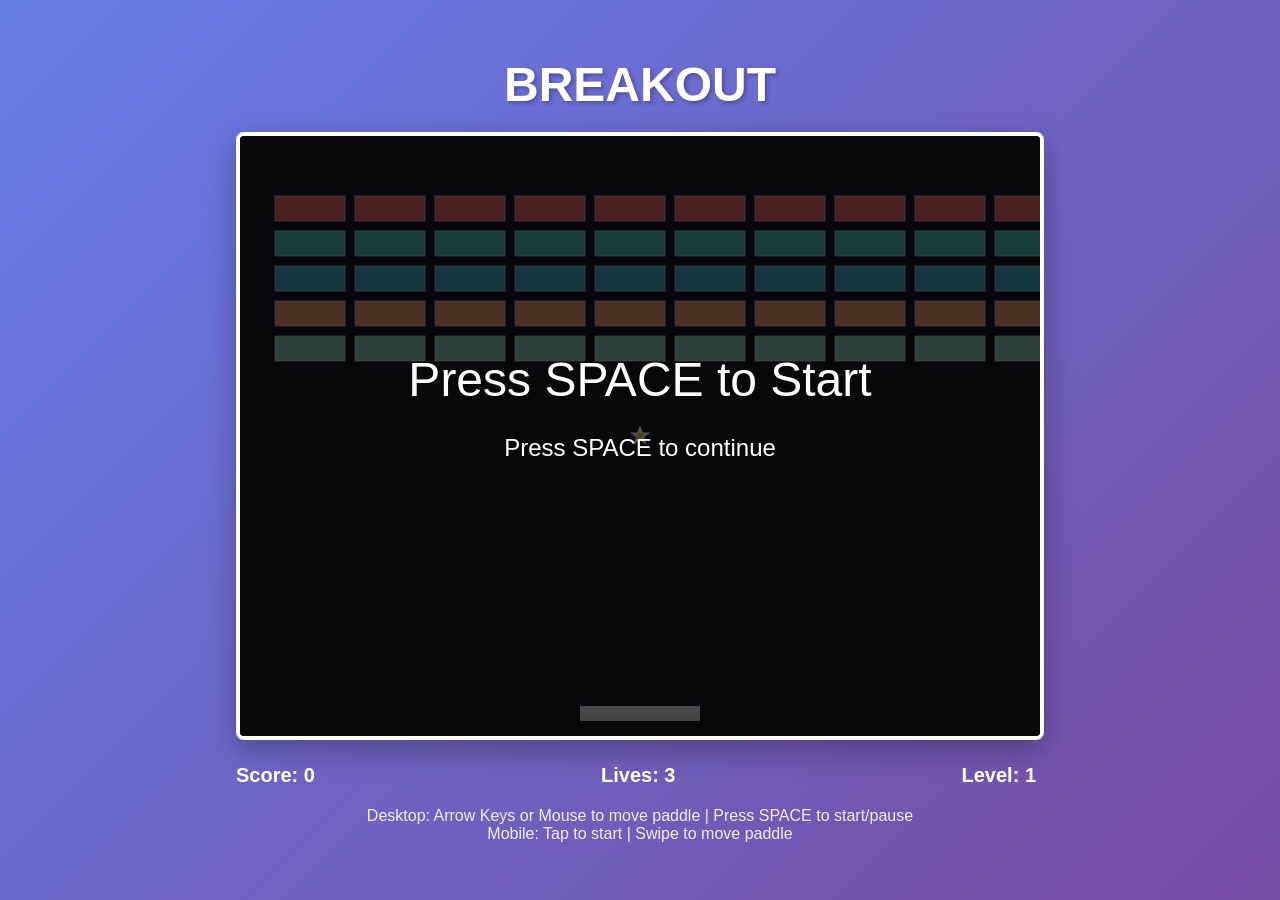
<file: angelo-breakout/index.html>
<!DOCTYPE html>
<html lang="en">
<head>
    <meta charset="UTF-8">
    <meta name="viewport" content="width=device-width, initial-scale=1.0">
    <title>Breakout</title>
    <style>
        * {
            margin: 0;
            padding: 0;
            box-sizing: border-box;
        }

        body {
            display: flex;
            flex-direction: column;
            justify-content: center;
            align-items: center;
            min-height: 100vh;
            background: linear-gradient(135deg, #667eea 0%, #764ba2 100%);
            font-family: 'Arial', sans-serif;
            color: white;
        }

        #gameContainer {
            text-align: center;
        }

        h1 {
            margin-bottom: 20px;
            font-size: 48px;
            text-shadow: 2px 2px 4px rgba(0,0,0,0.3);
        }

        #gameCanvas {
            border: 4px solid white;
            border-radius: 8px;
            box-shadow: 0 10px 30px rgba(0,0,0,0.3);
            background: #1a1a2e;
            touch-action: none;
            user-select: none;
        }

        #gameInfo {
            display: flex;
            justify-content: space-between;
            width: 800px;
            margin-top: 20px;
            font-size: 20px;
            font-weight: bold;
        }

        #controls {
            margin-top: 20px;
            font-size: 16px;
            opacity: 0.9;
        }

        .btn {
            margin-top: 10px;
            padding: 10px 30px;
            font-size: 18px;
            background: white;
            color: #667eea;
            border: none;
            border-radius: 5px;
            cursor: pointer;
            font-weight: bold;
            transition: transform 0.2s;
        }

        .btn:hover {
            transform: scale(1.05);
        }

        .btn:active {
            transform: scale(0.95);
        }

        @media (max-width: 850px) {
            h1 {
                font-size: 32px;
                margin-bottom: 10px;
            }

            #gameCanvas {
                width: 100%;
                max-width: 800px;
                height: auto;
            }

            #gameInfo {
                width: 100%;
                max-width: 800px;
                padding: 0 20px;
                font-size: 18px;
            }

            #controls {
                font-size: 14px;
                padding: 0 10px;
            }
        }
    </style>
</head>
<body>
    <div id="gameContainer">
        <h1>BREAKOUT</h1>
        <canvas id="gameCanvas" width="800" height="600"></canvas>
        <div id="gameInfo">
            <div>Score: <span id="score">0</span></div>
            <div>Lives: <span id="lives">3</span></div>
            <div>Level: <span id="level">1</span></div>
        </div>
        <div id="controls">
            Desktop: Arrow Keys or Mouse to move paddle | Press SPACE to start/pause<br>
            Mobile: Tap to start | Swipe to move paddle
        </div>
    </div>

    <script>
        const canvas = document.getElementById('gameCanvas');
        const ctx = canvas.getContext('2d');
        const scoreDisplay = document.getElementById('score');
        const livesDisplay = document.getElementById('lives');
        const levelDisplay = document.getElementById('level');

        let gameState = {
            score: 0,
            lives: 3,
            level: 1,
            isPlaying: false,
            isPaused: false,
            gameOver: false,
            won: false,
            blocksDestroyed: 0
        };

        const paddle = {
            x: canvas.width / 2 - 60,
            y: canvas.height - 30,
            width: 120,
            height: 15,
            speed: 8,
            dx: 0
        };

        const ball = {
            x: canvas.width / 2,
            y: canvas.height / 2,
            radius: 8,
            speed: 5,
            dx: 5,
            dy: -5
        };

        const brickInfo = {
            rows: 5,
            cols: 10,
            width: 70,
            height: 25,
            padding: 10,
            offsetX: 35,
            offsetY: 60,
            colors: ['#FF6B6B', '#4ECDC4', '#45B7D1', '#FFA07A', '#98D8C8']
        };

        let bricks = [];

        function initBricks() {
            bricks = [];
            for (let row = 0; row < brickInfo.rows; row++) {
                bricks[row] = [];
                for (let col = 0; col < brickInfo.cols; col++) {
                    bricks[row][col] = {
                        x: col * (brickInfo.width + brickInfo.padding) + brickInfo.offsetX,
                        y: row * (brickInfo.height + brickInfo.padding) + brickInfo.offsetY,
                        width: brickInfo.width,
                        height: brickInfo.height,
                        visible: true,
                        color: brickInfo.colors[row]
                    };
                }
            }
        }

        function drawPaddle() {
            ctx.fillStyle = '#FFF';
            ctx.fillRect(paddle.x, paddle.y, paddle.width, paddle.height);

            const gradient = ctx.createLinearGradient(paddle.x, paddle.y, paddle.x, paddle.y + paddle.height);
            gradient.addColorStop(0, '#FFF');
            gradient.addColorStop(1, '#DDD');
            ctx.fillStyle = gradient;
            ctx.fillRect(paddle.x, paddle.y, paddle.width, paddle.height);
        }

        function drawBall() {
            const spikes = 5;
            const outerRadius = ball.radius;
            const innerRadius = ball.radius * 0.4;

            ctx.beginPath();
            for (let i = 0; i < spikes * 2; i++) {
                const radius = i % 2 === 0 ? outerRadius : innerRadius;
                const angle = (i * Math.PI) / spikes - Math.PI / 2;
                const x = ball.x + Math.cos(angle) * radius;
                const y = ball.y + Math.sin(angle) * radius;

                if (i === 0) {
                    ctx.moveTo(x, y);
                } else {
                    ctx.lineTo(x, y);
                }
            }
            ctx.closePath();
            ctx.fillStyle = '#FFD700';
            ctx.fill();
            ctx.strokeStyle = '#FFF';
            ctx.lineWidth = 2;
            ctx.stroke();
        }

        function drawBricks() {
            bricks.forEach(row => {
                row.forEach(brick => {
                    if (brick.visible) {
                        ctx.fillStyle = brick.color;
                        ctx.fillRect(brick.x, brick.y, brick.width, brick.height);

                        ctx.strokeStyle = 'rgba(255,255,255,0.3)';
                        ctx.lineWidth = 2;
                        ctx.strokeRect(brick.x, brick.y, brick.width, brick.height);
                    }
                });
            });
        }

        function drawScore() {
            scoreDisplay.textContent = gameState.score;
            livesDisplay.textContent = gameState.lives;
            levelDisplay.textContent = gameState.level;
        }

        function drawMessage(message) {
            ctx.fillStyle = 'rgba(0,0,0,0.7)';
            ctx.fillRect(0, 0, canvas.width, canvas.height);

            ctx.fillStyle = '#FFF';
            ctx.font = '48px Arial';
            ctx.textAlign = 'center';
            ctx.fillText(message, canvas.width / 2, canvas.height / 2 - 40);

            ctx.font = '24px Arial';
            ctx.fillText('Press SPACE to continue', canvas.width / 2, canvas.height / 2 + 20);
        }

        function movePaddle() {
            paddle.x += paddle.dx;

            if (paddle.x < 0) {
                paddle.x = 0;
            }

            if (paddle.x + paddle.width > canvas.width) {
                paddle.x = canvas.width - paddle.width;
            }
        }

        function moveBall() {
            ball.x += ball.dx;
            ball.y += ball.dy;

            if (ball.x + ball.radius > canvas.width) {
                ball.x = canvas.width - ball.radius;
                ball.dx *= -1;
            }

            if (ball.x - ball.radius < 0) {
                ball.x = ball.radius;
                ball.dx *= -1;
            }

            if (ball.y - ball.radius < 0) {
                ball.y = ball.radius;
                ball.dy *= -1;
            }

            if (ball.y + ball.radius > canvas.height) {
                gameState.lives--;
                if (gameState.lives === 0) {
                    gameState.gameOver = true;
                    gameState.isPlaying = false;
                } else {
                    resetBall();
                    gameState.isPlaying = false;
                }
            }
        }

        function ballPaddleCollision() {
            if (ball.y + ball.radius > paddle.y &&
                ball.x > paddle.x &&
                ball.x < paddle.x + paddle.width) {

                ball.dy *= -1;

                const hitPos = (ball.x - paddle.x) / paddle.width;
                const angle = (hitPos - 0.5) * Math.PI / 3;
                ball.dx = ball.speed * Math.sin(angle);
                ball.dy = -Math.abs(ball.speed * Math.cos(angle));
            }
        }

        function ballBrickCollision() {
            bricks.forEach(row => {
                row.forEach(brick => {
                    if (brick.visible) {
                        if (ball.x + ball.radius > brick.x &&
                            ball.x - ball.radius < brick.x + brick.width &&
                            ball.y + ball.radius > brick.y &&
                            ball.y - ball.radius < brick.y + brick.height) {

                            ball.dy *= -1;
                            brick.visible = false;
                            gameState.score += 10;
                            gameState.blocksDestroyed++;

                            if (gameState.blocksDestroyed % 2 === 0) {
                                const currentSpeed = Math.sqrt(ball.dx * ball.dx + ball.dy * ball.dy);
                                ball.speed += 0.5;
                                const speedRatio = ball.speed / currentSpeed;
                                ball.dx *= speedRatio;
                                ball.dy *= speedRatio;
                            }

                            checkWin();
                        }
                    }
                });
            });
        }

        function checkWin() {
            const allBricksDestroyed = bricks.every(row =>
                row.every(brick => !brick.visible)
            );

            if (allBricksDestroyed) {
                gameState.won = true;
                gameState.isPlaying = false;
                gameState.level++;
                ball.speed += 0.5;
            }
        }

        function resetBall() {
            ball.x = canvas.width / 2;
            ball.y = canvas.height / 2;
            ball.dx = (Math.random() > 0.5 ? 1 : -1) * ball.speed;
            ball.dy = -ball.speed;
        }

        function resetGame() {
            gameState.score = 0;
            gameState.lives = 10;
            gameState.level = 1;
            gameState.gameOver = false;
            gameState.won = false;
            gameState.blocksDestroyed = 0;
            ball.speed = 5;
            paddle.speed = 8;
            initBricks();
            resetBall();
            paddle.x = canvas.width / 2 - paddle.width / 2;
        }

        function nextLevel() {
            gameState.won = false;
            initBricks();
            resetBall();
            paddle.x = canvas.width / 2 - paddle.width / 2;
        }

        function draw() {
            ctx.clearRect(0, 0, canvas.width, canvas.height);

            drawBricks();
            drawPaddle();
            drawBall();
            drawScore();
        }

        function update() {
            if (gameState.isPlaying && !gameState.isPaused) {
                movePaddle();
                moveBall();
                ballPaddleCollision();
                ballBrickCollision();
            }

            draw();

            if (gameState.gameOver) {
                drawMessage('GAME OVER');
            } else if (gameState.won) {
                drawMessage('LEVEL COMPLETE!');
            } else if (!gameState.isPlaying && !gameState.gameOver) {
                drawMessage('Press SPACE to Start');
            } else if (gameState.isPaused) {
                drawMessage('PAUSED');
            }

            requestAnimationFrame(update);
        }

        document.addEventListener('keydown', (e) => {
            if (e.key === 'ArrowRight' || e.key === 'Right') {
                paddle.dx = paddle.speed;
            } else if (e.key === 'ArrowLeft' || e.key === 'Left') {
                paddle.dx = -paddle.speed;
            } else if (e.key === ' ' || e.key === 'Spacebar') {
                e.preventDefault();

                if (gameState.gameOver) {
                    resetGame();
                } else if (gameState.won) {
                    nextLevel();
                    gameState.isPlaying = true;
                } else if (!gameState.isPlaying) {
                    gameState.isPlaying = true;
                } else {
                    gameState.isPaused = !gameState.isPaused;
                }
            }
        });

        document.addEventListener('keyup', (e) => {
            if (e.key === 'ArrowRight' || e.key === 'Right' ||
                e.key === 'ArrowLeft' || e.key === 'Left') {
                paddle.dx = 0;
            }
        });

        canvas.addEventListener('mousemove', (e) => {
            const rect = canvas.getBoundingClientRect();
            const mouseX = e.clientX - rect.left;
            paddle.x = mouseX - paddle.width / 2;

            if (paddle.x < 0) {
                paddle.x = 0;
            }
            if (paddle.x + paddle.width > canvas.width) {
                paddle.x = canvas.width - paddle.width;
            }
        });

        // Touch event for starting the game
        canvas.addEventListener('touchstart', (e) => {
            e.preventDefault();

            if (gameState.gameOver) {
                resetGame();
            } else if (gameState.won) {
                nextLevel();
                gameState.isPlaying = true;
            } else if (!gameState.isPlaying) {
                gameState.isPlaying = true;
            }
        });

        // Touch event for moving the paddle
        canvas.addEventListener('touchmove', (e) => {
            e.preventDefault();
            const rect = canvas.getBoundingClientRect();
            const touchX = e.touches[0].clientX - rect.left;
            paddle.x = touchX - paddle.width / 2;

            if (paddle.x < 0) {
                paddle.x = 0;
            }
            if (paddle.x + paddle.width > canvas.width) {
                paddle.x = canvas.width - paddle.width;
            }
        });

        initBricks();
        update();
    </script>
</body>
</html>
</file>
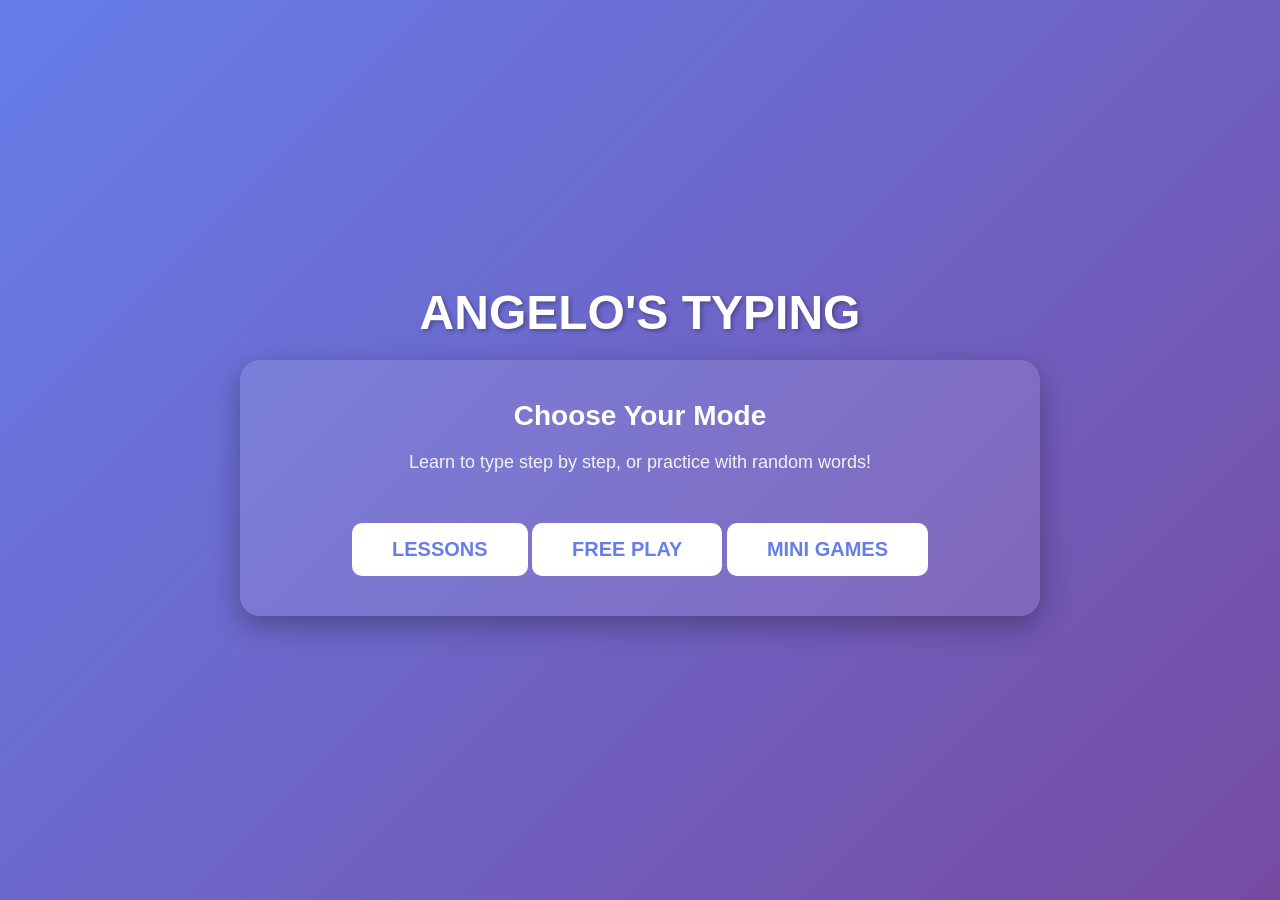
<file: angelostyping/index.html>
<!DOCTYPE html>
<html lang="en">
<head>
    <meta charset="UTF-8">
    <meta name="viewport" content="width=device-width, initial-scale=1.0">
    <title>Angelo's Typing App</title>
    <style>
        * {
            margin: 0;
            padding: 0;
            box-sizing: border-box;
        }

        body {
            display: flex;
            flex-direction: column;
            justify-content: center;
            align-items: center;
            min-height: 100vh;
            background: linear-gradient(135deg, #667eea 0%, #764ba2 100%);
            font-family: 'Arial', sans-serif;
            color: white;
            padding: 20px;
        }

        h1 {
            font-size: 48px;
            margin-bottom: 20px;
            text-shadow: 2px 2px 4px rgba(0,0,0,0.3);
        }

        #gameContainer {
            background: rgba(255, 255, 255, 0.1);
            padding: 40px;
            border-radius: 20px;
            box-shadow: 0 10px 30px rgba(0,0,0,0.3);
            max-width: 800px;
            width: 100%;
        }

        #stats {
            display: flex;
            justify-content: space-around;
            margin-bottom: 30px;
            font-size: 24px;
            font-weight: bold;
        }

        .stat {
            text-align: center;
            background: rgba(255, 255, 255, 0.2);
            padding: 15px 25px;
            border-radius: 10px;
        }

        .stat-label {
            font-size: 14px;
            opacity: 0.8;
            margin-bottom: 5px;
        }

        #wordDisplay {
            background: rgba(0, 0, 0, 0.5);
            padding: 30px;
            border-radius: 15px;
            margin-bottom: 20px;
            min-height: 100px;
            display: flex;
            align-items: center;
            justify-content: center;
            flex-wrap: wrap;
            font-size: 36px;
            font-family: 'Courier New', monospace;
            letter-spacing: 2px;
        }

        .letter {
            display: inline-block;
            padding: 2px;
        }

        .letter.correct {
            color: #4ECDC4;
            background: rgba(78, 205, 196, 0.2);
            border-radius: 4px;
        }

        .letter.incorrect {
            color: #FF6B6B;
            background: rgba(255, 107, 107, 0.2);
            border-radius: 4px;
        }

        .letter.current {
            border-bottom: 3px solid #FFD700;
            animation: blink 1s infinite;
        }

        @keyframes blink {
            0%, 50% { opacity: 1; }
            51%, 100% { opacity: 0.3; }
        }

        #inputBox {
            width: 100%;
            padding: 20px;
            font-size: 24px;
            border: 3px solid white;
            border-radius: 10px;
            background: rgba(255, 255, 255, 0.9);
            color: #333;
            font-family: 'Courier New', monospace;
            text-align: center;
            outline: none;
        }

        #inputBox:focus {
            border-color: #FFD700;
            box-shadow: 0 0 20px rgba(255, 215, 0, 0.5);
        }

        .btn {
            margin-top: 20px;
            padding: 15px 40px;
            font-size: 20px;
            background: white;
            color: #667eea;
            border: none;
            border-radius: 10px;
            cursor: pointer;
            font-weight: bold;
            transition: transform 0.2s;
        }

        .btn:hover {
            transform: scale(1.05);
        }

        .btn:active {
            transform: scale(0.95);
        }

        #message {
            text-align: center;
            font-size: 18px;
            margin-top: 20px;
            min-height: 30px;
        }

        .hidden {
            display: none;
        }

        #startScreen, #menuScreen, #lessonScreen {
            text-align: center;
        }

        #startScreen h2, #menuScreen h2, #lessonScreen h2 {
            font-size: 28px;
            margin-bottom: 20px;
        }

        #startScreen p, #menuScreen p, #lessonScreen p {
            font-size: 18px;
            margin-bottom: 30px;
            opacity: 0.9;
        }

        .lesson-grid {
            display: grid;
            grid-template-columns: repeat(auto-fit, minmax(200px, 1fr));
            gap: 15px;
            margin: 30px 0;
        }

        .lesson-card {
            background: rgba(255, 255, 255, 0.2);
            padding: 20px;
            border-radius: 15px;
            cursor: pointer;
            transition: all 0.3s;
            border: 3px solid transparent;
        }

        .lesson-card:hover {
            background: rgba(255, 255, 255, 0.3);
            transform: translateY(-5px);
            border-color: #FFD700;
        }

        .lesson-card h3 {
            font-size: 24px;
            margin-bottom: 10px;
        }

        .lesson-card p {
            font-size: 14px;
            margin-bottom: 10px;
        }

        .lesson-keys {
            font-family: 'Courier New', monospace;
            font-size: 18px;
            color: #FFD700;
            margin-top: 10px;
        }

        .btn-secondary {
            background: rgba(255, 255, 255, 0.3);
            color: white;
            margin-right: 10px;
        }

        .btn-secondary:hover {
            background: rgba(255, 255, 255, 0.4);
        }

        #lessonInfo {
            background: rgba(0, 0, 0, 0.3);
            padding: 20px;
            border-radius: 15px;
            margin-bottom: 20px;
            font-size: 16px;
        }

        #keyboard {
            background: rgba(0, 0, 0, 0.3);
            padding: 15px;
            border-radius: 15px;
            margin-bottom: 20px;
        }

        .hands-container {
            display: flex;
            justify-content: center;
            gap: 60px;
            margin-bottom: 10px;
            padding: 10px;
        }

        .hand {
            position: relative;
            width: 150px;
        }

        .hand-label {
            text-align: center;
            font-weight: bold;
            font-size: 18px;
            margin-bottom: 10px;
        }

        .palm {
            width: 80px;
            height: 100px;
            background: rgba(255, 224, 189, 0.8);
            border-radius: 40% 40% 20% 20%;
            margin: 0 auto;
            position: relative;
            border: 2px solid rgba(255, 255, 255, 0.3);
        }

        .fingers {
            display: flex;
            justify-content: space-between;
            position: absolute;
            top: -60px;
            width: 100%;
            padding: 0 5px;
        }

        .finger {
            width: 14px;
            height: 70px;
            border-radius: 7px 7px 3px 3px;
            border: 2px solid rgba(255, 255, 255, 0.3);
            position: relative;
            transition: all 0.3s;
        }

        .finger.pinky {
            height: 50px;
        }

        .finger.ring {
            height: 65px;
        }

        .finger.middle {
            height: 70px;
        }

        .finger.index {
            height: 65px;
        }

        .finger.thumb {
            position: absolute;
            width: 16px;
            height: 45px;
            border-radius: 8px;
        }

        .left-hand .thumb {
            bottom: 30px;
            right: -18px;
            transform: rotate(45deg);
        }

        .right-hand .thumb {
            bottom: 30px;
            left: -18px;
            transform: rotate(-45deg);
        }

        .finger-label {
            position: absolute;
            bottom: -20px;
            width: 100%;
            text-align: center;
            font-size: 10px;
            font-weight: bold;
        }

        .finger.active {
            transform: scale(1.4);
            box-shadow: 0 0 20px rgba(255, 215, 0, 1);
            z-index: 10;
            filter: brightness(1.5);
        }

        .mini-key.highlight {
            background: rgba(255, 215, 0, 0.8) !important;
            transform: scale(1.1);
            box-shadow: 0 0 10px rgba(255, 215, 0, 0.8);
        }

        .mini-finger {
            transition: all 0.3s;
        }

        .mini-finger.active {
            transform: scale(1.3);
            box-shadow: 0 0 15px rgba(255, 215, 0, 1);
            filter: brightness(1.5);
        }

        .platform-mini-key.highlight {
            background: rgba(255, 215, 0, 0.8) !important;
            transform: scale(1.1);
            box-shadow: 0 0 10px rgba(255, 215, 0, 0.8);
        }

        .platform-mini-finger.active {
            transform: scale(1.3);
            box-shadow: 0 0 15px rgba(255, 215, 0, 1);
            filter: brightness(1.5);
        }

        .keyboard-row {
            display: flex;
            justify-content: center;
            margin-bottom: 8px;
        }

        .key {
            min-width: 45px;
            height: 45px;
            display: flex;
            align-items: center;
            justify-content: center;
            margin: 2px;
            border-radius: 5px;
            font-family: 'Courier New', monospace;
            font-size: 16px;
            font-weight: bold;
            border: 2px solid rgba(255, 255, 255, 0.3);
            background: rgba(255, 255, 255, 0.1);
            transition: all 0.2s;
        }

        .key.spacebar {
            min-width: 300px;
        }

        .key.left-pinky { background: rgba(255, 107, 107, 0.3); }
        .key.left-ring { background: rgba(255, 154, 162, 0.3); }
        .key.left-middle { background: rgba(254, 200, 154, 0.3); }
        .key.left-index { background: rgba(255, 218, 185, 0.3); }
        .key.right-index { background: rgba(185, 251, 192, 0.3); }
        .key.right-middle { background: rgba(162, 210, 255, 0.3); }
        .key.right-ring { background: rgba(189, 178, 255, 0.3); }
        .key.right-pinky { background: rgba(255, 198, 255, 0.3); }

        .key.home-row {
            border-color: #FFD700;
            border-width: 3px;
        }

        .key.highlight {
            background: rgba(255, 215, 0, 0.5) !important;
            border-color: #FFD700;
            transform: scale(1.1);
            box-shadow: 0 0 15px rgba(255, 215, 0, 0.6);
        }

        .finger-guide {
            text-align: center;
            margin-bottom: 15px;
            font-size: 14px;
        }

        .finger-color {
            display: inline-block;
            width: 15px;
            height: 15px;
            border-radius: 3px;
            margin: 0 5px;
            vertical-align: middle;
        }

        @media (max-width: 768px) {
            h1 {
                font-size: 32px;
            }

            #gameContainer {
                padding: 20px;
            }

            #stats {
                font-size: 18px;
                flex-wrap: wrap;
                gap: 10px;
            }

            .stat {
                padding: 10px 15px;
            }

            #wordDisplay {
                font-size: 24px;
                padding: 20px;
            }

            #inputBox {
                font-size: 18px;
            }

            .key {
                min-width: 30px;
                height: 35px;
                font-size: 12px;
                margin: 1px;
            }

            .key.spacebar {
                min-width: 200px;
            }

            .finger-guide {
                font-size: 11px;
            }

            .finger-color {
                width: 10px;
                height: 10px;
            }

            .hands-container {
                gap: 20px;
                padding: 5px;
                margin-bottom: 5px;
            }

            .hand {
                width: 100px;
            }

            .palm {
                width: 60px;
                height: 80px;
            }

            .finger {
                width: 10px;
                height: 50px;
            }

            .finger.pinky {
                height: 35px;
            }

            .finger.ring {
                height: 45px;
            }

            .finger.middle {
                height: 50px;
            }

            .finger.index {
                height: 45px;
            }

            .finger.thumb {
                width: 12px;
                height: 35px;
            }

            .left-hand .thumb {
                bottom: 20px;
                right: -14px;
            }

            .right-hand .thumb {
                bottom: 20px;
                left: -14px;
            }

            .finger-label {
                font-size: 8px;
            }

            .hand-label {
                font-size: 14px;
            }

            #fallingCanvas {
                width: 100% !important;
                height: 400px !important;
            }

            #platformCanvas {
                width: 100% !important;
                height: 300px !important;
            }

            #gameInput {
                font-size: 16px !important;
            }

            #miniKeyboard {
                padding: 5px !important;
            }
        }
    </style>
</head>
<body>
    <h1>ANGELO'S TYPING</h1>

    <div id="gameContainer">
        <div id="menuScreen">
            <h2>Choose Your Mode</h2>
            <p>Learn to type step by step, or practice with random words!</p>
            <button class="btn" onclick="showLessons()">LESSONS</button>
            <button class="btn" onclick="startFreePlay()">FREE PLAY</button>
            <button class="btn" onclick="showMiniGames()">MINI GAMES</button>
        </div>

        <div id="miniGamesScreen" class="hidden">
            <h2>Choose a Mini Game</h2>
            <div class="lesson-grid">
                <div class="lesson-card" onclick="startFallingWords()">
                    <h3>Falling Words</h3>
                    <p>Type words before they hit the ground!</p>
                    <div class="lesson-keys">⬇️ Type Fast!</div>
                </div>
                <div class="lesson-card" onclick="startPlatformer()">
                    <h3>Letter Jumper</h3>
                    <p style="color: #FF6B6B; font-weight: bold;">⚠️ EXTREME MODE! Tiny platforms, blazing speed!</p>
                    <div class="lesson-keys">🦘 Jump & Type!</div>
                </div>
            </div>
            <button class="btn btn-secondary" onclick="showMenu()">Back to Menu</button>
        </div>

        <div id="fallingWordsGame" class="hidden">
            <div style="text-align: center; margin-bottom: 20px;">
                <h2>FALLING WORDS</h2>
                <div id="gameStats" style="display: flex; justify-content: space-around; margin-bottom: 20px;">
                    <div class="stat">
                        <div class="stat-label">Score</div>
                        <div id="gameScore">0</div>
                    </div>
                    <div class="stat">
                        <div class="stat-label">WPM</div>
                        <div id="gameWPM">0</div>
                    </div>
                    <div class="stat">
                        <div class="stat-label">Lives</div>
                        <div id="gameLives">5</div>
                    </div>
                    <div class="stat">
                        <div class="stat-label">Level</div>
                        <div id="gameLevel">1</div>
                    </div>
                </div>
            </div>

            <canvas id="fallingCanvas" width="800" height="500" style="border: 4px solid white; border-radius: 8px; background: rgba(0, 0, 0, 0.5); display: block; margin: 0 auto;"></canvas>

            <div style="text-align: center; margin-top: 10px;">
                <button class="btn btn-secondary" onclick="toggleFallingKeyboard()" style="padding: 6px 15px; font-size: 12px;">
                    <span id="fallingKeyboardToggleText">Hide Keyboard</span>
                </button>
            </div>

            <div id="miniKeyboard" style="background: rgba(0, 0, 0, 0.3); padding: 10px; border-radius: 10px; margin: 15px auto; max-width: 600px;">
                <div style="display: flex; justify-content: center; gap: 40px; margin-bottom: 10px;">
                    <div style="text-align: center;">
                        <div style="font-size: 12px; font-weight: bold; margin-bottom: 5px;">LEFT HAND</div>
                        <div style="display: flex; gap: 3px;">
                            <div class="mini-finger left-pinky" data-mini-finger="left-pinky" style="width: 10px; height: 30px; border-radius: 3px; border: 1px solid rgba(255, 255, 255, 0.3); background: rgba(255, 107, 107, 0.3);"></div>
                            <div class="mini-finger left-ring" data-mini-finger="left-ring" style="width: 10px; height: 35px; border-radius: 3px; border: 1px solid rgba(255, 255, 255, 0.3); background: rgba(255, 154, 162, 0.3);"></div>
                            <div class="mini-finger left-middle" data-mini-finger="left-middle" style="width: 10px; height: 38px; border-radius: 3px; border: 1px solid rgba(255, 255, 255, 0.3); background: rgba(254, 200, 154, 0.3);"></div>
                            <div class="mini-finger left-index" data-mini-finger="left-index" style="width: 10px; height: 35px; border-radius: 3px; border: 1px solid rgba(255, 255, 255, 0.3); background: rgba(255, 218, 185, 0.3);"></div>
                        </div>
                    </div>
                    <div style="text-align: center;">
                        <div style="font-size: 12px; font-weight: bold; margin-bottom: 5px;">RIGHT HAND</div>
                        <div style="display: flex; gap: 3px;">
                            <div class="mini-finger right-index" data-mini-finger="right-index" style="width: 10px; height: 35px; border-radius: 3px; border: 1px solid rgba(255, 255, 255, 0.3); background: rgba(185, 251, 192, 0.3);"></div>
                            <div class="mini-finger right-middle" data-mini-finger="right-middle" style="width: 10px; height: 38px; border-radius: 3px; border: 1px solid rgba(255, 255, 255, 0.3); background: rgba(162, 210, 255, 0.3);"></div>
                            <div class="mini-finger right-ring" data-mini-finger="right-ring" style="width: 10px; height: 35px; border-radius: 3px; border: 1px solid rgba(255, 255, 255, 0.3); background: rgba(189, 178, 255, 0.3);"></div>
                            <div class="mini-finger right-pinky" data-mini-finger="right-pinky" style="width: 10px; height: 30px; border-radius: 3px; border: 1px solid rgba(255, 255, 255, 0.3); background: rgba(255, 198, 255, 0.3);"></div>
                        </div>
                    </div>
                </div>
                <div style="display: flex; flex-direction: column; gap: 3px; align-items: center;">
                    <div style="display: flex; gap: 2px;">
                        <div class="mini-key left-pinky" data-mini-key="q" style="min-width: 20px; height: 20px; font-size: 10px; display: flex; align-items: center; justify-content: center; border: 1px solid rgba(255, 255, 255, 0.3); border-radius: 3px; background: rgba(255, 255, 255, 0.1);">Q</div>
                        <div class="mini-key left-ring" data-mini-key="w" style="min-width: 20px; height: 20px; font-size: 10px; display: flex; align-items: center; justify-content: center; border: 1px solid rgba(255, 255, 255, 0.3); border-radius: 3px; background: rgba(255, 255, 255, 0.1);">W</div>
                        <div class="mini-key left-middle" data-mini-key="e" style="min-width: 20px; height: 20px; font-size: 10px; display: flex; align-items: center; justify-content: center; border: 1px solid rgba(255, 255, 255, 0.3); border-radius: 3px; background: rgba(255, 255, 255, 0.1);">E</div>
                        <div class="mini-key left-index" data-mini-key="r" style="min-width: 20px; height: 20px; font-size: 10px; display: flex; align-items: center; justify-content: center; border: 1px solid rgba(255, 255, 255, 0.3); border-radius: 3px; background: rgba(255, 255, 255, 0.1);">R</div>
                        <div class="mini-key left-index" data-mini-key="t" style="min-width: 20px; height: 20px; font-size: 10px; display: flex; align-items: center; justify-content: center; border: 1px solid rgba(255, 255, 255, 0.3); border-radius: 3px; background: rgba(255, 255, 255, 0.1);">T</div>
                        <div class="mini-key right-index" data-mini-key="y" style="min-width: 20px; height: 20px; font-size: 10px; display: flex; align-items: center; justify-content: center; border: 1px solid rgba(255, 255, 255, 0.3); border-radius: 3px; background: rgba(255, 255, 255, 0.1);">Y</div>
                        <div class="mini-key right-index" data-mini-key="u" style="min-width: 20px; height: 20px; font-size: 10px; display: flex; align-items: center; justify-content: center; border: 1px solid rgba(255, 255, 255, 0.3); border-radius: 3px; background: rgba(255, 255, 255, 0.1);">U</div>
                        <div class="mini-key right-middle" data-mini-key="i" style="min-width: 20px; height: 20px; font-size: 10px; display: flex; align-items: center; justify-content: center; border: 1px solid rgba(255, 255, 255, 0.3); border-radius: 3px; background: rgba(255, 255, 255, 0.1);">I</div>
                        <div class="mini-key right-ring" data-mini-key="o" style="min-width: 20px; height: 20px; font-size: 10px; display: flex; align-items: center; justify-content: center; border: 1px solid rgba(255, 255, 255, 0.3); border-radius: 3px; background: rgba(255, 255, 255, 0.1);">O</div>
                        <div class="mini-key right-pinky" data-mini-key="p" style="min-width: 20px; height: 20px; font-size: 10px; display: flex; align-items: center; justify-content: center; border: 1px solid rgba(255, 255, 255, 0.3); border-radius: 3px; background: rgba(255, 255, 255, 0.1);">P</div>
                    </div>
                    <div style="display: flex; gap: 2px;">
                        <div class="mini-key left-pinky" data-mini-key="a" style="min-width: 20px; height: 20px; font-size: 10px; display: flex; align-items: center; justify-content: center; border: 2px solid #FFD700; border-radius: 3px; background: rgba(255, 255, 255, 0.1);">A</div>
                        <div class="mini-key left-ring" data-mini-key="s" style="min-width: 20px; height: 20px; font-size: 10px; display: flex; align-items: center; justify-content: center; border: 2px solid #FFD700; border-radius: 3px; background: rgba(255, 255, 255, 0.1);">S</div>
                        <div class="mini-key left-middle" data-mini-key="d" style="min-width: 20px; height: 20px; font-size: 10px; display: flex; align-items: center; justify-content: center; border: 2px solid #FFD700; border-radius: 3px; background: rgba(255, 255, 255, 0.1);">D</div>
                        <div class="mini-key left-index" data-mini-key="f" style="min-width: 20px; height: 20px; font-size: 10px; display: flex; align-items: center; justify-content: center; border: 2px solid #FFD700; border-radius: 3px; background: rgba(255, 255, 255, 0.1);">F</div>
                        <div class="mini-key left-index" data-mini-key="g" style="min-width: 20px; height: 20px; font-size: 10px; display: flex; align-items: center; justify-content: center; border: 2px solid #FFD700; border-radius: 3px; background: rgba(255, 255, 255, 0.1);">G</div>
                        <div class="mini-key right-index" data-mini-key="h" style="min-width: 20px; height: 20px; font-size: 10px; display: flex; align-items: center; justify-content: center; border: 2px solid #FFD700; border-radius: 3px; background: rgba(255, 255, 255, 0.1);">H</div>
                        <div class="mini-key right-index" data-mini-key="j" style="min-width: 20px; height: 20px; font-size: 10px; display: flex; align-items: center; justify-content: center; border: 2px solid #FFD700; border-radius: 3px; background: rgba(255, 255, 255, 0.1);">J</div>
                        <div class="mini-key right-middle" data-mini-key="k" style="min-width: 20px; height: 20px; font-size: 10px; display: flex; align-items: center; justify-content: center; border: 2px solid #FFD700; border-radius: 3px; background: rgba(255, 255, 255, 0.1);">K</div>
                        <div class="mini-key right-ring" data-mini-key="l" style="min-width: 20px; height: 20px; font-size: 10px; display: flex; align-items: center; justify-content: center; border: 2px solid #FFD700; border-radius: 3px; background: rgba(255, 255, 255, 0.1);">L</div>
                    </div>
                    <div style="display: flex; gap: 2px;">
                        <div class="mini-key left-pinky" data-mini-key="z" style="min-width: 20px; height: 20px; font-size: 10px; display: flex; align-items: center; justify-content: center; border: 1px solid rgba(255, 255, 255, 0.3); border-radius: 3px; background: rgba(255, 255, 255, 0.1);">Z</div>
                        <div class="mini-key left-ring" data-mini-key="x" style="min-width: 20px; height: 20px; font-size: 10px; display: flex; align-items: center; justify-content: center; border: 1px solid rgba(255, 255, 255, 0.3); border-radius: 3px; background: rgba(255, 255, 255, 0.1);">X</div>
                        <div class="mini-key left-middle" data-mini-key="c" style="min-width: 20px; height: 20px; font-size: 10px; display: flex; align-items: center; justify-content: center; border: 1px solid rgba(255, 255, 255, 0.3); border-radius: 3px; background: rgba(255, 255, 255, 0.1);">C</div>
                        <div class="mini-key left-index" data-mini-key="v" style="min-width: 20px; height: 20px; font-size: 10px; display: flex; align-items: center; justify-content: center; border: 1px solid rgba(255, 255, 255, 0.3); border-radius: 3px; background: rgba(255, 255, 255, 0.1);">V</div>
                        <div class="mini-key right-index" data-mini-key="b" style="min-width: 20px; height: 20px; font-size: 10px; display: flex; align-items: center; justify-content: center; border: 1px solid rgba(255, 255, 255, 0.3); border-radius: 3px; background: rgba(255, 255, 255, 0.1);">B</div>
                        <div class="mini-key right-index" data-mini-key="n" style="min-width: 20px; height: 20px; font-size: 10px; display: flex; align-items: center; justify-content: center; border: 1px solid rgba(255, 255, 255, 0.3); border-radius: 3px; background: rgba(255, 255, 255, 0.1);">N</div>
                        <div class="mini-key right-middle" data-mini-key="m" style="min-width: 20px; height: 20px; font-size: 10px; display: flex; align-items: center; justify-content: center; border: 1px solid rgba(255, 255, 255, 0.3); border-radius: 3px; background: rgba(255, 255, 255, 0.1);">M</div>
                    </div>
                    <div style="display: flex; gap: 2px; margin-top: 3px;">
                        <div class="mini-key" data-mini-key=" " style="min-width: 140px; height: 20px; font-size: 8px; display: flex; align-items: center; justify-content: center; border: 1px solid rgba(255, 255, 255, 0.3); border-radius: 3px; background: rgba(255, 255, 255, 0.1);">SPACE</div>
                    </div>
                </div>
            </div>

            <div style="text-align: center; margin-top: 20px;">
                <input type="text" id="gameInput" placeholder="Type the falling words..." autocomplete="off" autocorrect="off" autocapitalize="off" spellcheck="false" style="width: 80%; padding: 15px; font-size: 20px; border: 3px solid white; border-radius: 10px; background: rgba(255, 255, 255, 0.9); text-align: center;">
            </div>

            <div id="gameMessage" style="text-align: center; margin-top: 20px; font-size: 18px; min-height: 30px;"></div>

            <div style="text-align: center;">
                <button class="btn" onclick="restartFallingWordsGame()">Restart Game</button>
                <button class="btn btn-secondary" onclick="restartFallingWords()">Back to Menu</button>
            </div>
        </div>

        <div id="platformerGame" class="hidden">
            <div style="text-align: center; margin-bottom: 20px;">
                <h2>LETTER JUMPER</h2>
                <div style="display: flex; justify-content: space-around; margin-bottom: 20px;">
                    <div class="stat">
                        <div class="stat-label">Score</div>
                        <div id="platformScore">0</div>
                    </div>
                    <div class="stat">
                        <div class="stat-label">WPM</div>
                        <div id="platformWPM">0</div>
                    </div>
                    <div class="stat">
                        <div class="stat-label">Accuracy</div>
                        <div id="platformAccuracy">100%</div>
                    </div>
                    <div class="stat">
                        <div class="stat-label">Level</div>
                        <div id="platformLevel">1</div>
                    </div>
                </div>
                <p style="font-size: 16px; margin-bottom: 10px; color: #FF6B6B; font-weight: bold;">⚠️ EXTREME DIFFICULTY! Tiny platforms move at blazing speed - PERFECT timing or you FALL!</p>
            </div>

            <canvas id="platformCanvas" width="800" height="400" style="border: 4px solid white; border-radius: 8px; background: linear-gradient(to bottom, #667eea 0%, #764ba2 100%); display: block; margin: 0 auto;"></canvas>

            <div style="text-align: center; margin-top: 10px;">
                <button class="btn btn-secondary" onclick="togglePlatformKeyboard()" style="padding: 6px 15px; font-size: 12px;">
                    <span id="platformKeyboardToggleText">Hide Keyboard</span>
                </button>
            </div>

            <div id="platformKeyboard" style="background: rgba(0, 0, 0, 0.3); padding: 10px; border-radius: 10px; margin: 15px auto; max-width: 600px;">
                <div style="display: flex; justify-content: center; gap: 40px; margin-bottom: 10px;">
                    <div style="text-align: center;">
                        <div style="font-size: 12px; font-weight: bold; margin-bottom: 5px;">LEFT HAND</div>
                        <div style="display: flex; gap: 3px;">
                            <div class="platform-mini-finger left-pinky" data-platform-finger="left-pinky" style="width: 10px; height: 30px; border-radius: 3px; border: 1px solid rgba(255, 255, 255, 0.3); background: rgba(255, 107, 107, 0.3); transition: all 0.3s;"></div>
                            <div class="platform-mini-finger left-ring" data-platform-finger="left-ring" style="width: 10px; height: 35px; border-radius: 3px; border: 1px solid rgba(255, 255, 255, 0.3); background: rgba(255, 154, 162, 0.3); transition: all 0.3s;"></div>
                            <div class="platform-mini-finger left-middle" data-platform-finger="left-middle" style="width: 10px; height: 38px; border-radius: 3px; border: 1px solid rgba(255, 255, 255, 0.3); background: rgba(254, 200, 154, 0.3); transition: all 0.3s;"></div>
                            <div class="platform-mini-finger left-index" data-platform-finger="left-index" style="width: 10px; height: 35px; border-radius: 3px; border: 1px solid rgba(255, 255, 255, 0.3); background: rgba(255, 218, 185, 0.3); transition: all 0.3s;"></div>
                        </div>
                    </div>
                    <div style="text-align: center;">
                        <div style="font-size: 12px; font-weight: bold; margin-bottom: 5px;">RIGHT HAND</div>
                        <div style="display: flex; gap: 3px;">
                            <div class="platform-mini-finger right-index" data-platform-finger="right-index" style="width: 10px; height: 35px; border-radius: 3px; border: 1px solid rgba(255, 255, 255, 0.3); background: rgba(185, 251, 192, 0.3); transition: all 0.3s;"></div>
                            <div class="platform-mini-finger right-middle" data-platform-finger="right-middle" style="width: 10px; height: 38px; border-radius: 3px; border: 1px solid rgba(255, 255, 255, 0.3); background: rgba(162, 210, 255, 0.3); transition: all 0.3s;"></div>
                            <div class="platform-mini-finger right-ring" data-platform-finger="right-ring" style="width: 10px; height: 35px; border-radius: 3px; border: 1px solid rgba(255, 255, 255, 0.3); background: rgba(189, 178, 255, 0.3); transition: all 0.3s;"></div>
                            <div class="platform-mini-finger right-pinky" data-platform-finger="right-pinky" style="width: 10px; height: 30px; border-radius: 3px; border: 1px solid rgba(255, 255, 255, 0.3); background: rgba(255, 198, 255, 0.3); transition: all 0.3s;"></div>
                        </div>
                    </div>
                </div>
                <div style="display: flex; flex-direction: column; gap: 3px; align-items: center;">
                    <div style="display: flex; gap: 2px;">
                        <div class="platform-mini-key left-pinky" data-platform-key="q" style="min-width: 20px; height: 20px; font-size: 10px; display: flex; align-items: center; justify-content: center; border: 1px solid rgba(255, 255, 255, 0.3); border-radius: 3px; background: rgba(255, 255, 255, 0.1); transition: all 0.2s;">Q</div>
                        <div class="platform-mini-key left-ring" data-platform-key="w" style="min-width: 20px; height: 20px; font-size: 10px; display: flex; align-items: center; justify-content: center; border: 1px solid rgba(255, 255, 255, 0.3); border-radius: 3px; background: rgba(255, 255, 255, 0.1); transition: all 0.2s;">W</div>
                        <div class="platform-mini-key left-middle" data-platform-key="e" style="min-width: 20px; height: 20px; font-size: 10px; display: flex; align-items: center; justify-content: center; border: 1px solid rgba(255, 255, 255, 0.3); border-radius: 3px; background: rgba(255, 255, 255, 0.1); transition: all 0.2s;">E</div>
                        <div class="platform-mini-key left-index" data-platform-key="r" style="min-width: 20px; height: 20px; font-size: 10px; display: flex; align-items: center; justify-content: center; border: 1px solid rgba(255, 255, 255, 0.3); border-radius: 3px; background: rgba(255, 255, 255, 0.1); transition: all 0.2s;">R</div>
                        <div class="platform-mini-key left-index" data-platform-key="t" style="min-width: 20px; height: 20px; font-size: 10px; display: flex; align-items: center; justify-content: center; border: 1px solid rgba(255, 255, 255, 0.3); border-radius: 3px; background: rgba(255, 255, 255, 0.1); transition: all 0.2s;">T</div>
                        <div class="platform-mini-key right-index" data-platform-key="y" style="min-width: 20px; height: 20px; font-size: 10px; display: flex; align-items: center; justify-content: center; border: 1px solid rgba(255, 255, 255, 0.3); border-radius: 3px; background: rgba(255, 255, 255, 0.1); transition: all 0.2s;">Y</div>
                        <div class="platform-mini-key right-index" data-platform-key="u" style="min-width: 20px; height: 20px; font-size: 10px; display: flex; align-items: center; justify-content: center; border: 1px solid rgba(255, 255, 255, 0.3); border-radius: 3px; background: rgba(255, 255, 255, 0.1); transition: all 0.2s;">U</div>
                        <div class="platform-mini-key right-middle" data-platform-key="i" style="min-width: 20px; height: 20px; font-size: 10px; display: flex; align-items: center; justify-content: center; border: 1px solid rgba(255, 255, 255, 0.3); border-radius: 3px; background: rgba(255, 255, 255, 0.1); transition: all 0.2s;">I</div>
                        <div class="platform-mini-key right-ring" data-platform-key="o" style="min-width: 20px; height: 20px; font-size: 10px; display: flex; align-items: center; justify-content: center; border: 1px solid rgba(255, 255, 255, 0.3); border-radius: 3px; background: rgba(255, 255, 255, 0.1); transition: all 0.2s;">O</div>
                        <div class="platform-mini-key right-pinky" data-platform-key="p" style="min-width: 20px; height: 20px; font-size: 10px; display: flex; align-items: center; justify-content: center; border: 1px solid rgba(255, 255, 255, 0.3); border-radius: 3px; background: rgba(255, 255, 255, 0.1); transition: all 0.2s;">P</div>
                    </div>
                    <div style="display: flex; gap: 2px;">
                        <div class="platform-mini-key left-pinky" data-platform-key="a" style="min-width: 20px; height: 20px; font-size: 10px; display: flex; align-items: center; justify-content: center; border: 2px solid #FFD700; border-radius: 3px; background: rgba(255, 255, 255, 0.1); transition: all 0.2s;">A</div>
                        <div class="platform-mini-key left-ring" data-platform-key="s" style="min-width: 20px; height: 20px; font-size: 10px; display: flex; align-items: center; justify-content: center; border: 2px solid #FFD700; border-radius: 3px; background: rgba(255, 255, 255, 0.1); transition: all 0.2s;">S</div>
                        <div class="platform-mini-key left-middle" data-platform-key="d" style="min-width: 20px; height: 20px; font-size: 10px; display: flex; align-items: center; justify-content: center; border: 2px solid #FFD700; border-radius: 3px; background: rgba(255, 255, 255, 0.1); transition: all 0.2s;">D</div>
                        <div class="platform-mini-key left-index" data-platform-key="f" style="min-width: 20px; height: 20px; font-size: 10px; display: flex; align-items: center; justify-content: center; border: 2px solid #FFD700; border-radius: 3px; background: rgba(255, 255, 255, 0.1); transition: all 0.2s;">F</div>
                        <div class="platform-mini-key left-index" data-platform-key="g" style="min-width: 20px; height: 20px; font-size: 10px; display: flex; align-items: center; justify-content: center; border: 2px solid #FFD700; border-radius: 3px; background: rgba(255, 255, 255, 0.1); transition: all 0.2s;">G</div>
                        <div class="platform-mini-key right-index" data-platform-key="h" style="min-width: 20px; height: 20px; font-size: 10px; display: flex; align-items: center; justify-content: center; border: 2px solid #FFD700; border-radius: 3px; background: rgba(255, 255, 255, 0.1); transition: all 0.2s;">H</div>
                        <div class="platform-mini-key right-index" data-platform-key="j" style="min-width: 20px; height: 20px; font-size: 10px; display: flex; align-items: center; justify-content: center; border: 2px solid #FFD700; border-radius: 3px; background: rgba(255, 255, 255, 0.1); transition: all 0.2s;">J</div>
                        <div class="platform-mini-key right-middle" data-platform-key="k" style="min-width: 20px; height: 20px; font-size: 10px; display: flex; align-items: center; justify-content: center; border: 2px solid #FFD700; border-radius: 3px; background: rgba(255, 255, 255, 0.1); transition: all 0.2s;">K</div>
                        <div class="platform-mini-key right-ring" data-platform-key="l" style="min-width: 20px; height: 20px; font-size: 10px; display: flex; align-items: center; justify-content: center; border: 2px solid #FFD700; border-radius: 3px; background: rgba(255, 255, 255, 0.1); transition: all 0.2s;">L</div>
                    </div>
                    <div style="display: flex; gap: 2px;">
                        <div class="platform-mini-key left-pinky" data-platform-key="z" style="min-width: 20px; height: 20px; font-size: 10px; display: flex; align-items: center; justify-content: center; border: 1px solid rgba(255, 255, 255, 0.3); border-radius: 3px; background: rgba(255, 255, 255, 0.1); transition: all 0.2s;">Z</div>
                        <div class="platform-mini-key left-ring" data-platform-key="x" style="min-width: 20px; height: 20px; font-size: 10px; display: flex; align-items: center; justify-content: center; border: 1px solid rgba(255, 255, 255, 0.3); border-radius: 3px; background: rgba(255, 255, 255, 0.1); transition: all 0.2s;">X</div>
                        <div class="platform-mini-key left-middle" data-platform-key="c" style="min-width: 20px; height: 20px; font-size: 10px; display: flex; align-items: center; justify-content: center; border: 1px solid rgba(255, 255, 255, 0.3); border-radius: 3px; background: rgba(255, 255, 255, 0.1); transition: all 0.2s;">C</div>
                        <div class="platform-mini-key left-index" data-platform-key="v" style="min-width: 20px; height: 20px; font-size: 10px; display: flex; align-items: center; justify-content: center; border: 1px solid rgba(255, 255, 255, 0.3); border-radius: 3px; background: rgba(255, 255, 255, 0.1); transition: all 0.2s;">V</div>
                        <div class="platform-mini-key right-index" data-platform-key="b" style="min-width: 20px; height: 20px; font-size: 10px; display: flex; align-items: center; justify-content: center; border: 1px solid rgba(255, 255, 255, 0.3); border-radius: 3px; background: rgba(255, 255, 255, 0.1); transition: all 0.2s;">B</div>
                        <div class="platform-mini-key right-index" data-platform-key="n" style="min-width: 20px; height: 20px; font-size: 10px; display: flex; align-items: center; justify-content: center; border: 1px solid rgba(255, 255, 255, 0.3); border-radius: 3px; background: rgba(255, 255, 255, 0.1); transition: all 0.2s;">N</div>
                        <div class="platform-mini-key right-middle" data-platform-key="m" style="min-width: 20px; height: 20px; font-size: 10px; display: flex; align-items: center; justify-content: center; border: 1px solid rgba(255, 255, 255, 0.3); border-radius: 3px; background: rgba(255, 255, 255, 0.1); transition: all 0.2s;">M</div>
                    </div>
                    <div style="display: flex; gap: 2px; margin-top: 3px;">
                        <div class="platform-mini-key" data-platform-key=" " style="min-width: 140px; height: 20px; font-size: 8px; display: flex; align-items: center; justify-content: center; border: 1px solid rgba(255, 255, 255, 0.3); border-radius: 3px; background: rgba(255, 255, 255, 0.1); transition: all 0.2s;">SPACE</div>
                    </div>
                </div>
            </div>

            <div style="text-align: center; margin-top: 20px;">
                <div style="font-size: 24px; font-weight: bold; margin-bottom: 10px;">
                    Next Letter: <span id="nextLetter" style="color: #FFD700; font-size: 36px;">-</span>
                </div>
            </div>

            <div id="platformMessage" style="text-align: center; margin-top: 20px; font-size: 18px; min-height: 30px;"></div>

            <div style="text-align: center;">
                <button class="btn" onclick="restartPlatformerGame()">Restart Game</button>
                <button class="btn btn-secondary" onclick="restartPlatformer()">Back to Menu</button>
            </div>
        </div>

        <div id="lessonScreen" class="hidden">
            <h2>Choose a Lesson</h2>
            <div class="lesson-grid">
                <div class="lesson-card" onclick="startLesson(1)">
                    <h3>Lesson 1</h3>
                    <p>Home Row</p>
                    <div class="lesson-keys">asdfgh jkl;</div>
                </div>
                <div class="lesson-card" onclick="startLesson(2)">
                    <h3>Lesson 2</h3>
                    <p>Top Row</p>
                    <div class="lesson-keys">qwert yuiop</div>
                </div>
                <div class="lesson-card" onclick="startLesson(3)">
                    <h3>Lesson 3</h3>
                    <p>Bottom Row</p>
                    <div class="lesson-keys">zxcv bnm</div>
                </div>
                <div class="lesson-card" onclick="startLesson(4)">
                    <h3>Lesson 4</h3>
                    <p>Numbers</p>
                    <div class="lesson-keys">1234567890</div>
                </div>
                <div class="lesson-card" onclick="startLesson(5)">
                    <h3>Lesson 5</h3>
                    <p>All Together</p>
                    <div class="lesson-keys">Mix of all keys</div>
                </div>
            </div>
            <button class="btn btn-secondary" onclick="showMenu()">Back to Menu</button>
        </div>

        <div id="gameScreen" class="hidden">
            <div id="lessonInfo" class="hidden"></div>

            <div style="text-align: center; margin-bottom: 10px;">
                <button class="btn btn-secondary" onclick="toggleKeyboard()" style="padding: 8px 20px; font-size: 14px;">
                    <span id="keyboardToggleText">Hide Keyboard</span>
                </button>
            </div>

            <div id="keyboard">
                <div class="hands-container">
                    <div class="hand left-hand">
                        <div class="hand-label">LEFT HAND</div>
                        <div class="palm">
                            <div class="fingers">
                                <div class="finger pinky left-pinky" data-finger="left-pinky">
                                    <div class="finger-label">Pinky</div>
                                </div>
                                <div class="finger ring left-ring" data-finger="left-ring">
                                    <div class="finger-label">Ring</div>
                                </div>
                                <div class="finger middle left-middle" data-finger="left-middle">
                                    <div class="finger-label">Middle</div>
                                </div>
                                <div class="finger index left-index" data-finger="left-index">
                                    <div class="finger-label">Index</div>
                                </div>
                            </div>
                            <div class="finger thumb left-index" data-finger="left-thumb">
                                <div class="finger-label" style="bottom: -25px;">Thumb</div>
                            </div>
                        </div>
                    </div>
                    <div class="hand right-hand">
                        <div class="hand-label">RIGHT HAND</div>
                        <div class="palm">
                            <div class="fingers">
                                <div class="finger index right-index" data-finger="right-index">
                                    <div class="finger-label">Index</div>
                                </div>
                                <div class="finger middle right-middle" data-finger="right-middle">
                                    <div class="finger-label">Middle</div>
                                </div>
                                <div class="finger ring right-ring" data-finger="right-ring">
                                    <div class="finger-label">Ring</div>
                                </div>
                                <div class="finger pinky right-pinky" data-finger="right-pinky">
                                    <div class="finger-label">Pinky</div>
                                </div>
                            </div>
                            <div class="finger thumb right-index" data-finger="right-thumb">
                                <div class="finger-label" style="bottom: -25px;">Thumb</div>
                            </div>
                        </div>
                    </div>
                </div>
                <div class="keyboard-row">
                    <div class="key left-pinky" data-key="1">1</div>
                    <div class="key left-ring" data-key="2">2</div>
                    <div class="key left-middle" data-key="3">3</div>
                    <div class="key left-index" data-key="4">4</div>
                    <div class="key left-index" data-key="5">5</div>
                    <div class="key right-index" data-key="6">6</div>
                    <div class="key right-index" data-key="7">7</div>
                    <div class="key right-middle" data-key="8">8</div>
                    <div class="key right-ring" data-key="9">9</div>
                    <div class="key right-pinky" data-key="0">0</div>
                </div>
                <div class="keyboard-row">
                    <div class="key left-pinky" data-key="q">Q</div>
                    <div class="key left-ring" data-key="w">W</div>
                    <div class="key left-middle" data-key="e">E</div>
                    <div class="key left-index" data-key="r">R</div>
                    <div class="key left-index" data-key="t">T</div>
                    <div class="key right-index" data-key="y">Y</div>
                    <div class="key right-index" data-key="u">U</div>
                    <div class="key right-middle" data-key="i">I</div>
                    <div class="key right-ring" data-key="o">O</div>
                    <div class="key right-pinky" data-key="p">P</div>
                </div>
                <div class="keyboard-row">
                    <div class="key left-pinky home-row" data-key="a">A</div>
                    <div class="key left-ring home-row" data-key="s">S</div>
                    <div class="key left-middle home-row" data-key="d">D</div>
                    <div class="key left-index home-row" data-key="f">F</div>
                    <div class="key left-index home-row" data-key="g">G</div>
                    <div class="key right-index home-row" data-key="h">H</div>
                    <div class="key right-index home-row" data-key="j">J</div>
                    <div class="key right-middle home-row" data-key="k">K</div>
                    <div class="key right-ring home-row" data-key="l">L</div>
                    <div class="key right-pinky home-row" data-key=";">;</div>
                </div>
                <div class="keyboard-row">
                    <div class="key left-pinky" data-key="z">Z</div>
                    <div class="key left-ring" data-key="x">X</div>
                    <div class="key left-middle" data-key="c">C</div>
                    <div class="key left-index" data-key="v">V</div>
                    <div class="key right-index" data-key="b">B</div>
                    <div class="key right-index" data-key="n">N</div>
                    <div class="key right-middle" data-key="m">M</div>
                </div>
                <div class="keyboard-row">
                    <div class="key spacebar" data-key=" ">SPACE</div>
                </div>
                <div style="text-align: center; margin-top: 10px; font-size: 14px;">
                    Gold border = HOME ROW (rest your fingers here!)
                </div>
            </div>

            <div id="stats">
                <div class="stat">
                    <div class="stat-label">Time Left</div>
                    <div id="timeLeft">5:00</div>
                </div>
                <div class="stat">
                    <div class="stat-label">WPM</div>
                    <div id="wpm">0</div>
                </div>
                <div class="stat">
                    <div class="stat-label">Accuracy</div>
                    <div id="accuracy">100%</div>
                </div>
                <div class="stat">
                    <div class="stat-label">Words Typed</div>
                    <div id="wordCount">0</div>
                </div>
            </div>

            <div id="wordDisplay"></div>

            <input type="text" id="inputBox" placeholder="Type here..." autocomplete="off" autocorrect="off" autocapitalize="off" spellcheck="false">

            <div id="message"></div>

            <button class="btn" onclick="restartGame()">Back to Menu</button>
        </div>
    </div>

    <script>
        const freePlayWords = [
            'apple', 'banana', 'orange', 'grape', 'mango', 'peach', 'cherry', 'lemon', 'melon', 'berry',
            'tiger', 'elephant', 'lion', 'monkey', 'zebra', 'giraffe', 'panda', 'koala', 'penguin', 'dolphin',
            'computer', 'keyboard', 'mouse', 'screen', 'laptop', 'tablet', 'printer', 'speaker', 'webcam', 'router',
            'pizza', 'burger', 'pasta', 'sandwich', 'salad', 'taco', 'sushi', 'curry', 'noodle', 'waffle',
            'soccer', 'basketball', 'tennis', 'baseball', 'football', 'hockey', 'golf', 'swimming', 'boxing', 'cycling',
            'the quick brown fox jumps over the lazy dog',
            'practice makes perfect every single time',
            'never give up on your dreams',
            'believe in yourself and you will succeed',
            'coding is amazing and fun to learn',
            'guitar', 'piano', 'drums', 'violin', 'trumpet', 'flute', 'harp', 'banjo', 'cello', 'clarinet',
            'mountain', 'ocean', 'forest', 'desert', 'river', 'valley', 'canyon', 'island', 'meadow', 'glacier',
            'learning is a wonderful journey',
            'keep moving forward every day',
            'stay positive and strong always',
            'education opens doors to success',
            'friendship is precious and valuable',
            'happy', 'excited', 'awesome', 'fantastic', 'brilliant', 'amazing', 'wonderful', 'joyful', 'cheerful', 'delighted',
            'dragon', 'wizard', 'castle', 'knight', 'princess', 'prince', 'kingdom', 'treasure', 'magic', 'spell',
            'music makes me happy and relaxed',
            'books open new worlds for readers',
            'art speaks without any words',
            'nature is beautiful and peaceful',
            'science explains everything around us',
            'rocket', 'planet', 'galaxy', 'astronaut', 'satellite', 'comet', 'meteor', 'universe', 'nebula', 'telescope',
            'summer', 'winter', 'spring', 'autumn', 'sunrise', 'sunset', 'rainbow', 'thunder', 'lightning', 'tornado',
            'video games are fun to play',
            'sports keep us fit and healthy',
            'food brings joy to everyone',
            'travel broadens your mind greatly',
            'laughter is the best medicine',
            'birthday', 'celebrate', 'party', 'festival', 'holiday', 'vacation', 'adventure', 'journey', 'explore', 'discover',
            'painting', 'drawing', 'sketch', 'sculpture', 'artist', 'gallery', 'museum', 'portrait', 'landscape', 'canvas',
            'sunshine on a cloudy day',
            'stars shine bright in the dark night',
            'flowers bloom in spring time',
            'birds sing in the morning',
            'waves crash on the shore',
            'science', 'biology', 'chemistry', 'physics', 'history', 'geography', 'mathematics', 'algebra', 'geometry', 'calculus',
            'butterfly', 'dragonfly', 'ladybug', 'firefly', 'beetle', 'cricket', 'grasshopper', 'caterpillar', 'spider', 'scorpion',
            'family comes first always',
            'health is true wealth',
            'time is very valuable',
            'honesty is the best policy',
            'kindness costs nothing at all',
            'building', 'bridge', 'tower', 'stadium', 'library', 'hospital', 'school', 'airport', 'station', 'market',
            'diamond', 'emerald', 'ruby', 'sapphire', 'crystal', 'pearl', 'gold', 'silver', 'bronze', 'platinum',
            'dream big and work hard',
            'success takes dedication and effort',
            'patience is a virtue to learn',
            'respect everyone around you always',
            'courage helps you face your fears',
            'mystery', 'puzzle', 'riddle', 'secret', 'clue', 'detective', 'investigation', 'evidence', 'witness', 'suspect',
            'courage', 'strength', 'wisdom', 'patience', 'kindness', 'honesty', 'loyalty', 'bravery', 'justice', 'freedom',
            'read books every single day',
            'exercise keeps your body strong',
            'smile and the world smiles back',
            'help others whenever you can',
            'listen before you speak today',
            'telephone', 'message', 'email', 'letter', 'package', 'delivery', 'mailbox', 'postcard', 'envelope', 'stamp',
            'thank you for your help',
            'good morning have a great day',
            'see you later alligator',
            'happy birthday to you today',
            'welcome to the typing game',
            'you are doing great job',
            'keep up the good work',
            'awesome typing skills there',
            'fantastic progress so far',
            'excellent work keep going',
            'think before you act always',
            'work smart not just hard',
            'make every moment count today',
            'enjoy the little things in life',
            'stay curious and keep learning',
            'be kind to everyone you meet',
            'follow your heart and dreams',
            'create your own happiness daily',
            'every day is a new chance'
        ];

        const lessons = {
            1: {
                name: 'Home Row',
                description: 'Learn the home row keys: a s d f g h j k l ;',
                keys: 'asdfgh jkl;',
                words: ['aaa', 'sss', 'ddd', 'fff', 'ggg', 'hhh', 'jjj', 'kkk', 'lll',
                        'asd', 'fds', 'fgh', 'ghj', 'hjk', 'jkl', 'lkj', 'asdf', 'fdsa', 'hjkl',
                        'sad', 'dad', 'lad', 'had', 'has', 'gas', 'gal', 'hal', 'ash', 'dash',
                        'lass', 'sass', 'ask', 'flask', 'hash', 'dash', 'gash', 'flash', 'slash', 'glass',
                        'falls', 'salad', 'all', 'hall', 'shall', 'half', 'glad', 'skull', 'dull', 'full',
                        'hag', 'sag', 'gag', 'jag', 'lag', 'shag', 'flag', 'drag', 'glad', 'salads',
                        'fall', 'hall', 'gall', 'dash', 'lash', 'hash', 'gasp', 'hasp', 'aha', 'alas',
                        'add', 'ads', 'aft', 'aah', 'aha', 'ail', 'all', 'and', 'ash', 'ask',
                        'dad', 'dag', 'dah', 'dal', 'elk', 'ell', 'fad', 'fall', 'false', 'flask',
                        'gad', 'gaff', 'gag', 'gal', 'gala', 'gale', 'gall', 'half', 'hall', 'halo',
                        'jag', 'jail', 'jak', 'kale', 'keel', 'kelp', 'kill', 'lad', 'lag', 'lake',
                        'a sad lad had a salad', 'dad has a flask', 'hall has glass', 'fall shall pass',
                        'ask dad', 'all falls', 'half glass', 'lag has flask', 'glad lads ask', 'a fall dash',
                        'sad dad had salad', 'all shall fall', 'half a flask', 'ask a glad lad', 'glass falls fast']
            },
            2: {
                name: 'Top Row',
                description: 'Practice the top row keys: q w e r t y u i o p',
                keys: 'qwert yuiop',
                words: ['qqq', 'www', 'eee', 'rrr', 'ttt', 'yyy', 'uuu', 'iii', 'ooo', 'ppp',
                        'qwe', 'wer', 'ert', 'rty', 'tyu', 'yui', 'uio', 'iop', 'qwer', 'tyui',
                        'wet', 'pet', 'port', 'type', 'tire', 'wire', 'quit', 'quite', 'quote', 'query',
                        'poet', 'query', 'tower', 'power', 'outer', 'your', 'pour', 'tour', 'trout', 'queue',
                        'right', 'weigh', 'eight', 'high', 'thigh', 'sigh', 'write', 'white', 'while', 'where',
                        'tough', 'rough', 'thought', 'through', 'though', 'threw', 'three', 'tree', 'true', 'troop',
                        'tie', 'pie', 'ripe', 'rope', 'rote', 'route', 'tree', 'upper', 'opera', 'opo',
                        'put', 'rut', 'riot', 'pity', 'pout', 'pier', 'wipe', 'wire', 'were', 'weep',
                        'you', 'yew', 'yet', 'yip', 'your', 'youth', 'yore', 'treaty', 'equity', 'query',
                        'queer', 'quire', 'quoit', 'quote', 'water', 'wetter', 'writer', 'twitter', 'pottery', 'rotary',
                        'the wet pet', 'type your quote', 'power your tower', 'your pier is wet', 'quite a writer',
                        'three wet trees', 'write your poetry', 'water the tree', 'your route to power', 'through the tower',
                        'a poet writes poetry', 'type the entire query', 'the upper tower is wet', 'your youthful route', 'quite true']
            },
            3: {
                name: 'Bottom Row',
                description: 'Master the bottom row keys: z x c v b n m',
                keys: 'zxcv bnm',
                words: ['zzz', 'xxx', 'ccc', 'vvv', 'bbb', 'nnn', 'mmm',
                        'zxc', 'xcv', 'cvb', 'vbn', 'bnm', 'zxcv', 'xcvb', 'cvbn',
                        'zoo', 'box', 'can', 'van', 'ban', 'man', 'nam', 'max', 'mix', 'nix',
                        'cabin', 'zoom', 'venom', 'bacon', 'manz', 'buzz', 'fuzz', 'fizz', 'jazz', 'maze',
                        'bag', 'hug', 'bug', 'big', 'chug', 'shag', 'nag', 'mag', 'sag', 'wag',
                        'hang', 'bang', 'gang', 'sang', 'bring', 'cling', 'swing', 'spring', 'sting', 'string',
                        'bean', 'been', 'bone', 'cone', 'zone', 'zombie', 'zen', 'zeal', 'zinc', 'zing',
                        'cave', 'cove', 'move', 'prove', 'mauve', 'cave', 'carve', 'serve', 'nerve', 'verve',
                        'moon', 'noon', 'boon', 'croon', 'mambo', 'combo', 'climb', 'comb', 'bomb', 'numb',
                        'exam', 'vex', 'wax', 'tax', 'fax', 'hex', 'fix', 'six', 'mix', 'nix',
                        'the man in van', 'zoom to the cabin', 'bacon in the box', 'a big bag of beans', 'max can fix vans',
                        'bring the box back', 'the jazz band swings', 'climb the cabin', 'mix the combo', 'zoom in on man',
                        'venom in the cave', 'a numb thumb', 'the exam was mixed', 'a zinc box', 'zeal brings success']
            },
            4: {
                name: 'Numbers',
                description: 'Learn to type numbers: 1 2 3 4 5 6 7 8 9 0',
                keys: '1234567890',
                words: ['111', '222', '333', '444', '555', '666', '777', '888', '999', '000',
                        '123', '456', '789', '012', '1234', '5678', '9012', '3456', '7890', '2468',
                        '2024', '1000', '500', '100', '42', '365', '24', '60', '90', '180',
                        '10', '20', '30', '40', '50', '60', '70', '80', '90', '100',
                        '1st', '2nd', '3rd', '4th', '5th', '6th', '7th', '8th', '9th', '10th',
                        '246', '369', '147', '258', '159', '357', '951', '753', '852', '654',
                        '11', '22', '33', '44', '55', '66', '77', '88', '99', '00',
                        '1001', '2002', '3003', '4004', '5005', '6006', '7007', '8008', '9009', '1010',
                        '12', '23', '34', '45', '56', '67', '78', '89', '90', '01',
                        '121', '232', '343', '454', '565', '676', '787', '898', '909', '1010',
                        'count to 10', 'there are 365 days', 'add 42 and 58', 'multiply 12 by 5', 'divide 100 by 4',
                        'the year 2024', 'room number 101', 'call 911 emergency', 'age 18 years old', 'score 99 points',
                        '123 is easy', 'add 7 plus 8', 'count from 1 to 100', 'the answer is 42', 'there are 7 days']
            },
            5: {
                name: 'All Together',
                description: 'Practice everything you learned!',
                keys: 'All keys',
                words: ['quick', 'brown', 'fox', 'jump', 'lazy', 'dog', 'the', 'and', 'for', 'are',
                        'jumps', 'over', 'pack', 'my', 'box', 'with', 'five', 'dozen', 'liquor', 'jugs',
                        'crazy', 'exam', 'night', 'light', 'sight', 'fight', 'might', 'bright', 'flight', 'right',
                        'ghost', 'great', 'graph', 'laugh', 'tough', 'rough', 'enough', 'cough', 'dough', 'though',
                        'height', 'weight', 'taught', 'caught', 'brought', 'thought', 'fought', 'sought', 'bought', 'wrought',
                        'amazing', 'blazing', 'grazing', 'crazing', 'practice', 'perfect', 'perform', 'phoenix', 'physical', 'phantom',
                        'alphabet', 'benefit', 'computer', 'document', 'elephant', 'fantastic', 'generate', 'harmony', 'imagine', 'justify',
                        'keyboard', 'language', 'mountain', 'navigate', 'organize', 'platform', 'question', 'resource', 'strength', 'technology',
                        'universe', 'vacation', 'wireless', 'examine', 'yourself', 'zodiac', 'adventure', 'beautiful', 'celebrate', 'different',
                        'education', 'fortunate', 'generous', 'happiness', 'important', 'knowledge', 'learning', 'magnificent', 'necessary', 'opportunity',
                        'the quick brown fox jumps over the lazy dog', 'pack my box with five dozen liquor jugs',
                        'practice makes perfect typing', 'the early bird catches the worm', 'all good things come to those who wait',
                        'knowledge is power', 'time flies when having fun', 'never give up on your dreams', 'believe in yourself always',
                        'every cloud has a silver lining', 'actions speak louder than words', 'where there is a will there is a way',
                        'the pen is mightier than the sword', 'better late than never', 'honesty is the best policy',
                        'a journey of thousand miles begins with a single step', 'you miss 100 percent of shots you do not take',
                        'success is not final failure is not fatal', 'life is what happens when you are busy making other plans',
                        'in the middle of difficulty lies opportunity', 'learning never exhausts the mind']
            }
        };

        let gameState = {
            currentWord: '',
            currentInput: '',
            wordsCompleted: 0,
            totalWords: 10,
            correctChars: 0,
            totalChars: 0,
            startTime: null,
            isPlaying: false,
            mistakes: [],
            currentLesson: null,
            mode: 'freeplay',
            timeLeft: 300, // 5 minutes in seconds
            timerInterval: null
        };

        function showMenu() {
            document.getElementById('menuScreen').classList.remove('hidden');
            document.getElementById('lessonScreen').classList.add('hidden');
            document.getElementById('gameScreen').classList.add('hidden');
            document.getElementById('miniGamesScreen').classList.add('hidden');
            document.getElementById('fallingWordsGame').classList.add('hidden');
            document.getElementById('platformerGame').classList.add('hidden');
        }

        function showLessons() {
            document.getElementById('menuScreen').classList.add('hidden');
            document.getElementById('lessonScreen').classList.remove('hidden');
        }

        function showMiniGames() {
            document.getElementById('menuScreen').classList.add('hidden');
            document.getElementById('miniGamesScreen').classList.remove('hidden');
        }

        function startFreePlay() {
            gameState.mode = 'freeplay';
            gameState.currentLesson = null;
            startGame();
        }

        function startLesson(lessonNumber) {
            gameState.mode = 'lesson';
            gameState.currentLesson = lessonNumber;
            const lesson = lessons[lessonNumber];

            document.getElementById('lessonScreen').classList.add('hidden');
            document.getElementById('gameScreen').classList.remove('hidden');
            document.getElementById('lessonInfo').classList.remove('hidden');
            document.getElementById('lessonInfo').innerHTML = `
                <strong>Lesson ${lessonNumber}: ${lesson.name}</strong><br>
                ${lesson.description}
            `;

            startGame();
        }

        function getRandomWord() {
            if (gameState.mode === 'lesson' && gameState.currentLesson) {
                const lessonWords = lessons[gameState.currentLesson].words;
                return lessonWords[Math.floor(Math.random() * lessonWords.length)];
            }
            return freePlayWords[Math.floor(Math.random() * freePlayWords.length)];
        }

        function startGame() {
            document.getElementById('menuScreen').classList.add('hidden');
            document.getElementById('gameScreen').classList.remove('hidden');

            gameState.currentWord = '';
            gameState.currentInput = '';
            gameState.wordsCompleted = 0;
            gameState.totalWords = 10;
            gameState.correctChars = 0;
            gameState.totalChars = 0;
            gameState.startTime = Date.now();
            gameState.isPlaying = true;
            gameState.mistakes = [];
            gameState.timeLeft = 300; // Reset to 5 minutes

            // Clear any existing timer
            if (gameState.timerInterval) {
                clearInterval(gameState.timerInterval);
            }

            // Start the timer
            gameState.timerInterval = setInterval(updateTimer, 1000);
            updateTimerDisplay();

            document.getElementById('inputBox').disabled = false;
            loadNewWord();
            document.getElementById('inputBox').focus();
        }

        function restartGame() {
            // Clear the timer
            if (gameState.timerInterval) {
                clearInterval(gameState.timerInterval);
                gameState.timerInterval = null;
            }

            document.getElementById('menuScreen').classList.remove('hidden');
            document.getElementById('gameScreen').classList.add('hidden');
            document.getElementById('lessonInfo').classList.add('hidden');
            document.getElementById('message').textContent = '';
            document.getElementById('inputBox').value = '';
        }

        function updateTimer() {
            if (!gameState.isPlaying) return;

            gameState.timeLeft--;
            updateTimerDisplay();

            if (gameState.timeLeft <= 0) {
                timeUp();
            }
        }

        function updateTimerDisplay() {
            const minutes = Math.floor(gameState.timeLeft / 60);
            const seconds = gameState.timeLeft % 60;
            const timeString = `${minutes}:${seconds.toString().padStart(2, '0')}`;
            document.getElementById('timeLeft').textContent = timeString;

            // Change color when time is running low
            const timeElement = document.getElementById('timeLeft');
            if (gameState.timeLeft <= 60) {
                timeElement.style.color = '#FF6B6B';
            } else if (gameState.timeLeft <= 180) {
                timeElement.style.color = '#FFD700';
            } else {
                timeElement.style.color = 'white';
            }
        }

        function timeUp() {
            clearInterval(gameState.timerInterval);
            gameState.timerInterval = null;
            gameState.isPlaying = false;

            playRingingSound();

            const wpm = calculateWPM();
            const accuracy = calculateAccuracy();
            const stars = getStarRating(wpm, accuracy);
            const starDisplay = getStarDisplay(stars);

            document.getElementById('wordDisplay').innerHTML = `
                <div style="text-align: center;">
                    <div style="font-size: 48px; margin-bottom: 20px;">TIME'S UP!</div>
                    <div style="font-size: 60px; color: #FFD700; margin-bottom: 20px;">${starDisplay}</div>
                    <div style="font-size: 24px; margin-bottom: 10px;">Final Stats:</div>
                    <div style="font-size: 24px;">Words Completed: ${gameState.wordsCompleted}</div>
                    <div style="font-size: 24px;">WPM: ${wpm}</div>
                    <div style="font-size: 24px;">Accuracy: ${accuracy}%</div>
                </div>
            `;
            document.getElementById('inputBox').disabled = true;
            document.getElementById('message').textContent = 'Great practice! Click Back to Menu to try again.';
            document.getElementById('message').style.color = '#FFD700';
        }

        function playRingingSound() {
            const audioContext = new (window.AudioContext || window.webkitAudioContext)();

            // Create multiple rings
            for (let i = 0; i < 3; i++) {
                setTimeout(() => {
                    const oscillator = audioContext.createOscillator();
                    const gainNode = audioContext.createGain();

                    oscillator.connect(gainNode);
                    gainNode.connect(audioContext.destination);

                    oscillator.frequency.value = 800;
                    oscillator.type = 'sine';

                    gainNode.gain.setValueAtTime(0.3, audioContext.currentTime);
                    gainNode.gain.exponentialRampToValueAtTime(0.01, audioContext.currentTime + 0.5);

                    oscillator.start(audioContext.currentTime);
                    oscillator.stop(audioContext.currentTime + 0.5);
                }, i * 600);
            }
        }

        function loadNewWord() {
            gameState.currentWord = getRandomWord();
            gameState.currentInput = '';
            updateWordDisplay();
            document.getElementById('inputBox').value = '';
            document.getElementById('message').textContent = '';
        }

        function updateWordDisplay() {
            const wordDisplay = document.getElementById('wordDisplay');
            wordDisplay.innerHTML = '';

            // Remove all highlights from keyboard and fingers
            document.querySelectorAll('.key').forEach(key => {
                key.classList.remove('highlight');
            });
            document.querySelectorAll('.finger').forEach(finger => {
                finger.classList.remove('active');
            });

            for (let i = 0; i < gameState.currentWord.length; i++) {
                const letter = document.createElement('span');
                letter.classList.add('letter');

                // Display space as underscore for visibility
                if (gameState.currentWord[i] === ' ') {
                    letter.textContent = '_';
                    letter.style.color = 'rgba(255, 255, 255, 0.5)';
                } else {
                    letter.textContent = gameState.currentWord[i];
                }

                if (i < gameState.currentInput.length) {
                    if (gameState.currentInput[i] === gameState.currentWord[i]) {
                        letter.classList.add('correct');
                        letter.style.color = '#4ECDC4';
                    } else {
                        letter.classList.add('incorrect');
                    }
                } else if (i === gameState.currentInput.length) {
                    letter.classList.add('current');
                    // Highlight the current key on keyboard
                    highlightKey(gameState.currentWord[i]);
                }

                wordDisplay.appendChild(letter);
            }
        }

        function highlightKey(char) {
            const key = document.querySelector(`.key[data-key="${char.toLowerCase()}"]`);
            if (key) {
                key.classList.add('highlight');

                // Find which finger class this key has and highlight the corresponding finger
                const fingerClasses = ['left-pinky', 'left-ring', 'left-middle', 'left-index',
                                      'right-index', 'right-middle', 'right-ring', 'right-pinky'];

                for (let fingerClass of fingerClasses) {
                    if (key.classList.contains(fingerClass)) {
                        const finger = document.querySelector(`.finger[data-finger="${fingerClass}"]`);
                        if (finger) {
                            finger.classList.add('active');
                        }
                        break;
                    }
                }
            }
        }

        function playErrorSound() {
            const audioContext = new (window.AudioContext || window.webkitAudioContext)();
            const oscillator = audioContext.createOscillator();
            const gainNode = audioContext.createGain();

            oscillator.connect(gainNode);
            gainNode.connect(audioContext.destination);

            oscillator.frequency.value = 200;
            oscillator.type = 'square';

            gainNode.gain.setValueAtTime(0.3, audioContext.currentTime);
            gainNode.gain.exponentialRampToValueAtTime(0.01, audioContext.currentTime + 0.2);

            oscillator.start(audioContext.currentTime);
            oscillator.stop(audioContext.currentTime + 0.2);
        }

        function getStarRating(wpm, accuracy) {
            // Calculate stars based on WPM and accuracy
            let stars = 0;

            // WPM scoring (up to 3 stars)
            if (wpm >= 40) stars += 3;
            else if (wpm >= 25) stars += 2;
            else if (wpm >= 15) stars += 1;

            // Accuracy scoring (up to 2 stars)
            if (accuracy >= 95) stars += 2;
            else if (accuracy >= 85) stars += 1;

            return Math.min(5, stars); // Cap at 5 stars
        }

        function getStarDisplay(stars) {
            const fullStar = '★';
            const emptyStar = '☆';
            return fullStar.repeat(stars) + emptyStar.repeat(5 - stars);
        }

        function calculateWPM() {
            const timeElapsed = (Date.now() - gameState.startTime) / 1000 / 60; // minutes
            const wordsTyped = gameState.wordsCompleted;
            return Math.round(wordsTyped / timeElapsed) || 0;
        }

        function calculateAccuracy() {
            if (gameState.totalChars === 0) return 100;
            return Math.round((gameState.correctChars / gameState.totalChars) * 100);
        }

        function updateStats() {
            document.getElementById('wpm').textContent = calculateWPM();
            document.getElementById('accuracy').textContent = calculateAccuracy() + '%';
            document.getElementById('wordCount').textContent = gameState.wordsCompleted;
        }

        function checkWord() {
            const input = gameState.currentInput;
            const word = gameState.currentWord;

            if (input === word) {
                // Count actual words (space-separated) in the completed text
                const actualWordCount = word.trim().split(/\s+/).length;
                gameState.wordsCompleted += actualWordCount;
                gameState.correctChars += word.length;
                gameState.totalChars += word.length;

                document.getElementById('message').textContent = 'Correct!';
                document.getElementById('message').style.color = '#4ECDC4';

                updateStats();

                // Just load the next word - no word limit, only timer limit
                setTimeout(loadNewWord, 500);
            }
        }

        function endGame() {
            // Clear the timer
            if (gameState.timerInterval) {
                clearInterval(gameState.timerInterval);
                gameState.timerInterval = null;
            }

            gameState.isPlaying = false;
            const wpm = calculateWPM();
            const accuracy = calculateAccuracy();
            const stars = getStarRating(wpm, accuracy);
            const starDisplay = getStarDisplay(stars);
            const timeUsed = 300 - gameState.timeLeft;
            const minutes = Math.floor(timeUsed / 60);
            const seconds = timeUsed % 60;

            document.getElementById('wordDisplay').innerHTML = `
                <div style="text-align: center;">
                    <div style="font-size: 48px; margin-bottom: 20px;">FINISHED!</div>
                    <div style="font-size: 60px; color: #FFD700; margin-bottom: 20px;">${starDisplay}</div>
                    <div style="font-size: 24px;">Time Used: ${minutes}:${seconds.toString().padStart(2, '0')}</div>
                    <div style="font-size: 24px;">Final WPM: ${wpm}</div>
                    <div style="font-size: 24px;">Accuracy: ${accuracy}%</div>
                </div>
            `;
            document.getElementById('inputBox').disabled = true;

            let completionMsg = 'Great job! ';
            if (gameState.mode === 'lesson') {
                completionMsg += `You completed Lesson ${gameState.currentLesson}!`;
            } else {
                completionMsg += 'You finished the challenge!';
            }

            document.getElementById('message').textContent = completionMsg;
            document.getElementById('message').style.color = '#FFD700';
        }

        document.getElementById('inputBox').addEventListener('input', function(e) {
            if (!gameState.isPlaying) return;

            gameState.currentInput = e.target.value.toLowerCase();

            // Update statistics for each character typed
            const lastCharIndex = gameState.currentInput.length - 1;
            if (lastCharIndex >= 0 && lastCharIndex < gameState.currentWord.length) {
                if (gameState.currentInput[lastCharIndex] === gameState.currentWord[lastCharIndex]) {
                    gameState.correctChars++;
                } else {
                    // Play error sound when incorrect letter is typed
                    playErrorSound();
                }
                gameState.totalChars++;
            }

            updateWordDisplay();
            updateStats();

            // Check if word is complete
            if (gameState.currentInput.length === gameState.currentWord.length) {
                checkWord();
            }

            // Prevent typing beyond word length
            if (gameState.currentInput.length > gameState.currentWord.length) {
                e.target.value = gameState.currentInput.substring(0, gameState.currentWord.length);
                gameState.currentInput = e.target.value;
            }
        });

        // Prevent spacebar from scrolling the page (but allow it in input boxes)
        document.addEventListener('keydown', function(e) {
            if (e.key === ' ' && e.target.tagName !== 'INPUT') {
                e.preventDefault();
            }
        });

        // Toggle keyboard visibility for free play and lessons
        function toggleKeyboard() {
            const keyboard = document.getElementById('keyboard');
            const toggleText = document.getElementById('keyboardToggleText');

            if (keyboard.style.display === 'none') {
                keyboard.style.display = 'block';
                toggleText.textContent = 'Hide Keyboard';
            } else {
                keyboard.style.display = 'none';
                toggleText.textContent = 'Show Keyboard';
            }
        }

        // Toggle keyboard visibility for Falling Words game
        function toggleFallingKeyboard() {
            const keyboard = document.getElementById('miniKeyboard');
            const toggleText = document.getElementById('fallingKeyboardToggleText');

            if (keyboard.style.display === 'none') {
                keyboard.style.display = 'block';
                toggleText.textContent = 'Hide Keyboard';
            } else {
                keyboard.style.display = 'none';
                toggleText.textContent = 'Show Keyboard';
            }
        }

        // Toggle keyboard visibility for Platformer game
        function togglePlatformKeyboard() {
            const keyboard = document.getElementById('platformKeyboard');
            const toggleText = document.getElementById('platformKeyboardToggleText');

            if (keyboard.style.display === 'none') {
                keyboard.style.display = 'block';
                toggleText.textContent = 'Hide Keyboard';
            } else {
                keyboard.style.display = 'none';
                toggleText.textContent = 'Show Keyboard';
            }
        }

        // FALLING WORDS GAME
        let fallingGame = {
            canvas: null,
            ctx: null,
            words: [],
            score: 0,
            lives: 5,
            level: 1,
            isPlaying: false,
            animationId: null,
            spawnInterval: null,
            currentInput: '',
            difficulty: 1,
            wordsTyped: 0,
            startTime: null,
            usedWords: [],
            availableWords: []
        };

        const gameWords = [
            'cat', 'dog', 'run', 'jump', 'play', 'fun', 'sun', 'moon', 'star', 'tree',
            'fish', 'bird', 'rain', 'snow', 'wind', 'fire', 'water', 'earth', 'sky', 'cloud',
            'house', 'car', 'bike', 'road', 'book', 'pen', 'desk', 'chair', 'lamp', 'door',
            'window', 'wall', 'apple', 'orange', 'grape', 'banana', 'pizza', 'cake', 'cookie', 'happy',
            'smile', 'laugh', 'dance', 'sing', 'music', 'game', 'toy', 'robot', 'alien', 'space',
            'rocket', 'planet', 'orbit', 'comet', 'meteor', 'galaxy', 'cosmos', 'voyage', 'explore', 'discover',
            'ocean', 'river', 'lake', 'stream', 'pond', 'beach', 'island', 'reef', 'wave', 'tide',
            'forest', 'jungle', 'desert', 'valley', 'canyon', 'mountain', 'hill', 'cliff', 'cave', 'meadow',
            'lion', 'tiger', 'bear', 'wolf', 'fox', 'deer', 'rabbit', 'squirrel', 'mouse', 'hamster',
            'eagle', 'hawk', 'owl', 'parrot', 'crow', 'dove', 'swan', 'duck', 'goose', 'penguin',
            'dolphin', 'whale', 'shark', 'octopus', 'jellyfish', 'starfish', 'crab', 'lobster', 'shrimp', 'seahorse',
            'butterfly', 'bee', 'ant', 'spider', 'beetle', 'cricket', 'firefly', 'dragonfly', 'ladybug', 'moth',
            'guitar', 'piano', 'drums', 'violin', 'flute', 'trumpet', 'harp', 'cello', 'banjo', 'accordion',
            'soccer', 'tennis', 'hockey', 'rugby', 'cricket', 'baseball', 'volleyball', 'badminton', 'golf', 'bowling',
            'red', 'blue', 'green', 'yellow', 'orange', 'purple', 'pink', 'black', 'white', 'brown',
            'circle', 'square', 'triangle', 'rectangle', 'oval', 'diamond', 'hexagon', 'pentagon', 'octagon', 'sphere',
            'spring', 'summer', 'autumn', 'winter', 'season', 'weather', 'climate', 'temperature', 'forecast', 'sunshine',
            'computer', 'laptop', 'tablet', 'phone', 'keyboard', 'mouse', 'screen', 'printer', 'scanner', 'router',
            'bread', 'butter', 'cheese', 'milk', 'yogurt', 'eggs', 'bacon', 'chicken', 'beef', 'pork',
            'carrot', 'potato', 'tomato', 'onion', 'garlic', 'pepper', 'lettuce', 'spinach', 'broccoli', 'cucumber',
            'school', 'teacher', 'student', 'lesson', 'homework', 'pencil', 'eraser', 'ruler', 'notebook', 'backpack',
            'doctor', 'nurse', 'hospital', 'medicine', 'bandage', 'patient', 'surgery', 'clinic', 'health', 'wellness',
            'city', 'town', 'village', 'country', 'nation', 'state', 'province', 'capital', 'border', 'region',
            'train', 'plane', 'boat', 'ship', 'bus', 'truck', 'van', 'taxi', 'subway', 'helicopter',
            'happy birthday to you', 'the cat sat on mat', 'type fast and accurate', 'practice every day', 'keep trying harder',
            'never stop learning new things', 'work smart not just hard', 'believe you can do it', 'stay focused on goals', 'make every day count',
            'reading opens your mind', 'music soothes the soul', 'nature is so beautiful', 'friends are like family', 'kindness costs nothing',
            'dream big achieve more', 'success takes hard work', 'patience is a virtue', 'honesty is best policy', 'respect everyone around you'
        ];

        function startFallingWords() {
            document.getElementById('miniGamesScreen').classList.add('hidden');
            document.getElementById('fallingWordsGame').classList.remove('hidden');

            fallingGame.canvas = document.getElementById('fallingCanvas');
            fallingGame.ctx = fallingGame.canvas.getContext('2d');
            fallingGame.words = [];
            fallingGame.score = 0;
            fallingGame.lives = 5;
            fallingGame.level = 1;
            fallingGame.isPlaying = true;
            fallingGame.currentInput = '';
            fallingGame.difficulty = 1;
            fallingGame.wordsTyped = 0;
            fallingGame.startTime = Date.now();
            fallingGame.usedWords = [];
            fallingGame.availableWords = [...gameWords];

            updateGameDisplay();

            document.getElementById('gameInput').value = '';
            document.getElementById('gameInput').focus();

            // Spawn words periodically
            fallingGame.spawnInterval = setInterval(spawnWord, 2000);

            // Start game loop
            gameLoop();
        }

        function spawnWord() {
            if (!fallingGame.isPlaying) return;

            // If all words have been used, reset the available words
            if (fallingGame.availableWords.length === 0) {
                fallingGame.availableWords = [...gameWords];
                fallingGame.usedWords = [];
            }

            // Pick a random word from available words
            const randomIndex = Math.floor(Math.random() * fallingGame.availableWords.length);
            const word = fallingGame.availableWords[randomIndex];

            // Remove the word from available and add to used
            fallingGame.availableWords.splice(randomIndex, 1);
            fallingGame.usedWords.push(word);

            const x = Math.random() * (fallingGame.canvas.width - 100) + 50;

            fallingGame.words.push({
                text: word,
                x: x,
                y: 0,
                speed: 0.25 + (fallingGame.level * 0.1),
                matched: false
            });
        }

        function gameLoop() {
            if (!fallingGame.isPlaying) return;

            // Clear canvas
            fallingGame.ctx.clearRect(0, 0, fallingGame.canvas.width, fallingGame.canvas.height);

            // Update and draw words
            for (let i = fallingGame.words.length - 1; i >= 0; i--) {
                const word = fallingGame.words[i];

                // Move word down
                word.y += word.speed;

                // Check if word reached bottom
                if (word.y > fallingGame.canvas.height) {
                    fallingGame.words.splice(i, 1);
                    fallingGame.lives--;
                    playErrorSound();

                    // Clear the current input if the fallen word matches what was being typed
                    if (word.text.startsWith(fallingGame.currentInput) && fallingGame.currentInput.length > 0) {
                        fallingGame.currentInput = '';
                        document.getElementById('gameInput').value = '';
                    }

                    updateGameDisplay();

                    if (fallingGame.lives <= 0) {
                        endFallingGame();
                        return;
                    }
                    continue;
                }

                // Draw word
                fallingGame.ctx.font = '24px Arial';
                fallingGame.ctx.textAlign = 'center';

                // Highlight if currently typing this word
                if (word.text.startsWith(fallingGame.currentInput) && fallingGame.currentInput.length > 0) {
                    fallingGame.ctx.fillStyle = '#FFD700';
                    fallingGame.ctx.fillRect(word.x - 60, word.y - 30, 120, 40);
                }

                // Draw the word
                fallingGame.ctx.fillStyle = '#FFF';
                fallingGame.ctx.fillText(word.text, word.x, word.y);
            }

            // Update WPM display
            const timeElapsed = (Date.now() - fallingGame.startTime) / 1000 / 60;
            const wpm = timeElapsed > 0 ? Math.round(fallingGame.wordsTyped / timeElapsed) : 0;
            document.getElementById('gameWPM').textContent = wpm;

            fallingGame.animationId = requestAnimationFrame(gameLoop);
        }

        function updateGameDisplay() {
            document.getElementById('gameScore').textContent = fallingGame.score;
            document.getElementById('gameLives').textContent = fallingGame.lives;
            document.getElementById('gameLevel').textContent = fallingGame.level;

            // Calculate WPM
            const timeElapsed = (Date.now() - fallingGame.startTime) / 1000 / 60; // minutes
            const wpm = timeElapsed > 0 ? Math.round(fallingGame.wordsTyped / timeElapsed) : 0;
            document.getElementById('gameWPM').textContent = wpm;
        }

        function checkTypedWord() {
            const input = fallingGame.currentInput.toLowerCase();

            // Find matching word
            for (let i = 0; i < fallingGame.words.length; i++) {
                if (fallingGame.words[i].text === input) {
                    // Word matched!
                    const matchedText = fallingGame.words[i].text;
                    fallingGame.words.splice(i, 1);

                    // Count actual words (space-separated) in the matched text
                    const actualWordCount = matchedText.trim().split(/\s+/).length;
                    fallingGame.score += actualWordCount * 10;
                    fallingGame.wordsTyped += actualWordCount;
                    fallingGame.currentInput = '';
                    document.getElementById('gameInput').value = '';

                    updateGameDisplay();

                    // Level up every 50 points
                    if (fallingGame.score % 50 === 0) {
                        fallingGame.level++;
                        updateGameDisplay();
                    }

                    return;
                }
            }
        }

        function endFallingGame() {
            fallingGame.isPlaying = false;

            if (fallingGame.spawnInterval) {
                clearInterval(fallingGame.spawnInterval);
            }

            if (fallingGame.animationId) {
                cancelAnimationFrame(fallingGame.animationId);
            }

            playRingingSound();

            // Calculate WPM for falling game
            const timeElapsed = (Date.now() - fallingGame.startTime) / 1000 / 60;
            const wpm = timeElapsed > 0 ? Math.round(fallingGame.wordsTyped / timeElapsed) : 0;

            // Star rating based on score and WPM
            let stars = 0;

            // Score-based stars (up to 3)
            if (fallingGame.score >= 200) stars += 3;
            else if (fallingGame.score >= 100) stars += 2;
            else if (fallingGame.score >= 50) stars += 1;

            // WPM-based stars (up to 2)
            if (wpm >= 40) stars += 2;
            else if (wpm >= 25) stars += 1;

            stars = Math.min(5, stars);
            const starDisplay = getStarDisplay(stars);

            fallingGame.ctx.fillStyle = 'rgba(0,0,0,0.8)';
            fallingGame.ctx.fillRect(0, 0, fallingGame.canvas.width, fallingGame.canvas.height);

            fallingGame.ctx.fillStyle = '#FFF';
            fallingGame.ctx.font = '48px Arial';
            fallingGame.ctx.textAlign = 'center';
            fallingGame.ctx.fillText('GAME OVER', fallingGame.canvas.width / 2, fallingGame.canvas.height / 2 - 80);

            fallingGame.ctx.fillStyle = '#FFD700';
            fallingGame.ctx.font = '60px Arial';
            fallingGame.ctx.fillText(starDisplay, fallingGame.canvas.width / 2, fallingGame.canvas.height / 2 - 10);

            fallingGame.ctx.fillStyle = '#FFF';
            fallingGame.ctx.font = '28px Arial';
            fallingGame.ctx.fillText(`Final Score: ${fallingGame.score}`, fallingGame.canvas.width / 2, fallingGame.canvas.height / 2 + 50);
            fallingGame.ctx.fillText(`Level Reached: ${fallingGame.level}`, fallingGame.canvas.width / 2, fallingGame.canvas.height / 2 + 85);
            fallingGame.ctx.fillText(`WPM: ${wpm}`, fallingGame.canvas.width / 2, fallingGame.canvas.height / 2 + 120);

            document.getElementById('gameMessage').textContent = 'Great effort! Click Back to Menu to try again.';
            document.getElementById('gameMessage').style.color = '#FFD700';
            document.getElementById('gameInput').disabled = true;
        }

        function restartFallingWords() {
            if (fallingGame.spawnInterval) {
                clearInterval(fallingGame.spawnInterval);
            }

            if (fallingGame.animationId) {
                cancelAnimationFrame(fallingGame.animationId);
            }

            fallingGame.isPlaying = false;

            document.getElementById('fallingWordsGame').classList.add('hidden');
            document.getElementById('menuScreen').classList.remove('hidden');
            document.getElementById('gameMessage').textContent = '';
            document.getElementById('gameInput').value = '';
            document.getElementById('gameInput').disabled = false;
        }

        function restartFallingWordsGame() {
            if (fallingGame.spawnInterval) {
                clearInterval(fallingGame.spawnInterval);
            }

            if (fallingGame.animationId) {
                cancelAnimationFrame(fallingGame.animationId);
            }

            fallingGame.isPlaying = false;
            document.getElementById('gameMessage').textContent = '';
            document.getElementById('gameInput').value = '';
            document.getElementById('gameInput').disabled = false;

            // Restart the game
            startFallingWords();
        }

        function highlightMiniKey(char) {
            // Remove all highlights
            document.querySelectorAll('.mini-key').forEach(key => {
                key.classList.remove('highlight');
            });
            document.querySelectorAll('.mini-finger').forEach(finger => {
                finger.classList.remove('active');
            });

            const searchChar = char === ' ' ? ' ' : char.toLowerCase();
            const key = document.querySelector(`.mini-key[data-mini-key="${searchChar}"]`);
            if (key) {
                key.classList.add('highlight');

                // Highlight the corresponding finger (space bar uses thumbs, but we won't highlight for space)
                if (char !== ' ') {
                    const fingerClasses = ['left-pinky', 'left-ring', 'left-middle', 'left-index',
                                          'right-index', 'right-middle', 'right-ring', 'right-pinky'];

                    for (let fingerClass of fingerClasses) {
                        if (key.classList.contains(fingerClass)) {
                            const finger = document.querySelector(`.mini-finger[data-mini-finger="${fingerClass}"]`);
                            if (finger) {
                                finger.classList.add('active');
                            }
                            break;
                        }
                    }
                }
            }
        }

        function highlightPlatformKey(char) {
            // Remove all highlights
            document.querySelectorAll('.platform-mini-key').forEach(key => {
                key.classList.remove('highlight');
            });
            document.querySelectorAll('.platform-mini-finger').forEach(finger => {
                finger.classList.remove('active');
            });

            const searchChar = char === ' ' ? ' ' : char.toLowerCase();
            const key = document.querySelector(`.platform-mini-key[data-platform-key="${searchChar}"]`);
            if (key) {
                key.classList.add('highlight');

                // Highlight the corresponding finger (space bar uses thumbs, but we won't highlight for space)
                if (char !== ' ') {
                    const fingerClasses = ['left-pinky', 'left-ring', 'left-middle', 'left-index',
                                          'right-index', 'right-middle', 'right-ring', 'right-pinky'];

                    for (let fingerClass of fingerClasses) {
                        if (key.classList.contains(fingerClass)) {
                            const finger = document.querySelector(`.platform-mini-finger[data-platform-finger="${fingerClass}"]`);
                            if (finger) {
                                finger.classList.add('active');
                            }
                            break;
                        }
                    }
                }
            }
        }

        // Handle input for falling words game
        document.getElementById('gameInput').addEventListener('input', function(e) {
            if (!fallingGame.isPlaying) return;

            fallingGame.currentInput = e.target.value.toLowerCase();

            // Highlight next letter to type
            if (fallingGame.currentInput.length > 0) {
                const nextChar = fallingGame.currentInput[fallingGame.currentInput.length - 1];
                highlightMiniKey(nextChar);
            }

            checkTypedWord();
        });

        // PLATFORMER GAME
        let platformerGame = {
            canvas: null,
            ctx: null,
            player: null,
            platforms: [],
            score: 0,
            level: 1,
            isPlaying: false,
            animationId: null,
            currentLetter: '',
            nextLetter: '',
            isJumping: false,
            targetPlatform: null,
            lettersTyped: 0,
            startTime: null,
            targetX: 0,
            correctKeys: 0,
            totalKeys: 0
        };

        const allLetters = 'abcdefghijklmnopqrstuvwxyz '.split('');

        function startPlatformer() {
            document.getElementById('miniGamesScreen').classList.add('hidden');
            document.getElementById('platformerGame').classList.remove('hidden');

            platformerGame.canvas = document.getElementById('platformCanvas');
            platformerGame.ctx = platformerGame.canvas.getContext('2d');
            platformerGame.score = 0;
            platformerGame.level = 1;
            platformerGame.isPlaying = true;
            platformerGame.isJumping = false;
            platformerGame.platforms = [];
            platformerGame.lettersTyped = 0;
            platformerGame.startTime = Date.now();
            platformerGame.correctKeys = 0;
            platformerGame.totalKeys = 0;

            // Create player - SMALLER AND FASTER
            platformerGame.player = {
                x: 50,
                y: 300,
                width: 25, // Smaller player
                height: 25,
                velocityY: 0,
                velocityX: 0,
                gravity: 1.0, // VERY strong gravity for super fast falls
                jumpPower: -14, // Higher jump but faster fall
                currentPlatformIndex: 0
            };
            platformerGame.targetX = 50;

            // Create initial platforms
            createPlatforms();

            updatePlatformerDisplay();
            platformerLoop();
        }

        function createPlatforms() {
            platformerGame.platforms = [];

            // Starting platform
            platformerGame.platforms.push({
                x: 30,
                y: 340,
                width: 60,
                height: 10,
                letter: '',
                isStart: true
            });

            // Create 5 platforms ahead - EXTREME DIFFICULTY
            for (let i = 1; i <= 5; i++) {
                const letter = allLetters[Math.floor(Math.random() * allLetters.length)];
                const moveDirection = Math.random() > 0.5 ? 1 : -1;
                const baseSpeed = 1.8 + Math.random() * 1.5; // SUPER FAST movement
                platformerGame.platforms.push({
                    x: 30 + (i * 150),
                    y: 160 + Math.random() * 140,
                    width: 45, // TINY platforms
                    height: 10,
                    letter: letter,
                    velocityY: baseSpeed * moveDirection,
                    baseSpeed: baseSpeed,
                    minY: 100, // HUGE movement range
                    maxY: 350
                });
            }

            platformerGame.nextLetter = platformerGame.platforms[1].letter;
            const displayText = platformerGame.nextLetter === ' ' ? 'SPACE' : platformerGame.nextLetter.toUpperCase();
            document.getElementById('nextLetter').textContent = displayText;
            highlightPlatformKey(platformerGame.nextLetter);
        }

        function platformerLoop() {
            if (!platformerGame.isPlaying) return;

            const ctx = platformerGame.ctx;
            const canvas = platformerGame.canvas;

            // Clear canvas
            ctx.clearRect(0, 0, canvas.width, canvas.height);

            // Update player physics
            const player = platformerGame.player;
            player.velocityY += player.gravity;
            player.y += player.velocityY;

            // Handle horizontal movement during jump
            if (player.velocityX > 0) {
                player.x += player.velocityX;

                // Check if reached target distance
                if (player.x >= platformerGame.targetX) {
                    player.x = platformerGame.targetX;
                    player.velocityX = 0;
                }
            }

            // Check if player fell off
            if (player.y > canvas.height) {
                endPlatformerGame();
                return;
            }

            // Check platform collision - HARD BUT FAIR COLLISION DETECTION
            let onPlatform = false;
            for (let i = 0; i < platformerGame.platforms.length; i++) {
                const platform = platformerGame.platforms[i];

                // Check if player is falling onto platform
                const playerBottom = player.y + player.height;
                const playerLeft = player.x;
                const playerRight = player.x + player.width;
                const platformLeft = platform.x + 5; // Some margin but reasonable
                const platformRight = platform.x + platform.width - 5;

                // Must have decent overlap to land
                const horizontalOverlap = Math.min(playerRight, platformRight) - Math.max(playerLeft, platformLeft);

                if (player.velocityY >= 0 && // falling down
                    playerBottom >= platform.y &&
                    playerBottom <= platform.y + platform.height + 5 && // Reasonable vertical tolerance
                    horizontalOverlap >= 12) { // Need decent overlap but not impossible

                    player.y = platform.y - player.height;
                    player.velocityY = 0;
                    player.velocityX = 0;
                    onPlatform = true;
                    platformerGame.isJumping = false;
                    player.currentPlatformIndex = i;
                    break;
                }
            }

            // Update and draw platforms
            platformerGame.platforms.forEach((platform, index) => {
                // Move platforms (except starting platform)
                if (!platform.isStart && platform.velocityY) {
                    platform.y += platform.velocityY;

                    // Bounce at boundaries
                    if (platform.y <= platform.minY || platform.y >= platform.maxY) {
                        platform.velocityY *= -1;
                    }
                }

                // Platform with shadow effect for moving platforms
                if (!platform.isStart && platform.velocityY) {
                    // Shadow
                    ctx.fillStyle = 'rgba(0, 0, 0, 0.2)';
                    ctx.fillRect(platform.x + 3, platform.y + 3, platform.width, platform.height);
                }

                // Platform
                ctx.fillStyle = platform.isStart ? '#4ECDC4' : '#FFF';
                ctx.fillRect(platform.x, platform.y, platform.width, platform.height);

                // Moving platform indicator (subtle pulse effect)
                if (!platform.isStart && platform.velocityY) {
                    ctx.strokeStyle = 'rgba(255, 215, 0, 0.5)';
                    ctx.lineWidth = 2;
                    ctx.strokeRect(platform.x, platform.y, platform.width, platform.height);
                }

                // Letter
                if (platform.letter) {
                    ctx.fillStyle = '#000';
                    ctx.font = 'bold 24px Arial';
                    ctx.textAlign = 'center';
                    const displayLetter = platform.letter === ' ' ? '_' : platform.letter.toUpperCase();
                    ctx.fillText(displayLetter, platform.x + platform.width / 2, platform.y - 10);
                }
            });

            // Draw player
            ctx.fillStyle = '#FFD700';
            ctx.fillRect(player.x, player.y, player.width, player.height);

            // Draw player face
            ctx.fillStyle = '#000';
            ctx.fillRect(player.x + 8, player.y + 10, 4, 4); // left eye
            ctx.fillRect(player.x + 18, player.y + 10, 4, 4); // right eye
            ctx.fillRect(player.x + 10, player.y + 20, 10, 2); // smile

            // Update WPM display
            updatePlatformerDisplay();

            platformerGame.animationId = requestAnimationFrame(platformerLoop);
        }

        function jumpToNextPlatform() {
            if (platformerGame.isJumping) return;

            const player = platformerGame.player;
            const nextIndex = player.currentPlatformIndex + 1;

            if (nextIndex >= platformerGame.platforms.length) return;

            // Update score immediately
            platformerGame.score += 10;
            platformerGame.lettersTyped++;

            // Level up every 50 points
            if (platformerGame.score % 50 === 0) {
                platformerGame.level++;
            }

            // Start jump with fixed distance
            platformerGame.isJumping = true;
            player.velocityY = player.jumpPower;

            // Fixed horizontal velocity - player moves exactly 150 pixels horizontally (SUPER FAST)
            player.velocityX = 10; // VERY fast horizontal movement - less time to adjust
            platformerGame.targetX = player.x + 150;

            // Add new platform if needed
            let nextNextIndex;
            if (nextIndex >= 2) {
                // Remove old platforms
                platformerGame.platforms.shift();
                player.currentPlatformIndex--;

                // Shift all platforms left
                platformerGame.platforms.forEach(p => {
                    p.x -= 150;
                });
                player.x -= 150;
                platformerGame.targetX -= 150;

                // Add new platform on the right - EXTREME DIFFICULTY
                const letter = allLetters[Math.floor(Math.random() * allLetters.length)];
                const moveDirection = Math.random() > 0.5 ? 1 : -1;
                const baseSpeed = 1.8 + Math.random() * 1.5 + (platformerGame.level * 0.15); // Gets INSANELY fast
                platformerGame.platforms.push({
                    x: platformerGame.platforms[platformerGame.platforms.length - 1].x + 150,
                    y: 160 + Math.random() * 140,
                    width: 45, // TINY platforms
                    height: 10,
                    letter: letter,
                    velocityY: baseSpeed * moveDirection,
                    baseSpeed: baseSpeed,
                    minY: 100, // HUGE movement range
                    maxY: 350
                });

                // After shift, the next platform is at nextIndex
                nextNextIndex = nextIndex;
            } else {
                // No shift, next platform is at nextIndex + 1
                nextNextIndex = nextIndex + 1;
            }

            // Update next letter
            if (nextNextIndex < platformerGame.platforms.length) {
                platformerGame.nextLetter = platformerGame.platforms[nextNextIndex].letter;
                const displayText = platformerGame.nextLetter === ' ' ? 'SPACE' : platformerGame.nextLetter.toUpperCase();
                document.getElementById('nextLetter').textContent = displayText;
                highlightPlatformKey(platformerGame.nextLetter);
            }
        }

        function updatePlatformerDisplay() {
            document.getElementById('platformScore').textContent = platformerGame.score;
            document.getElementById('platformLevel').textContent = platformerGame.level;

            // Calculate WPM (letters per minute / 5 = words per minute, assuming 5 letters per word)
            const timeElapsed = (Date.now() - platformerGame.startTime) / 1000 / 60; // minutes
            const wpm = timeElapsed > 0 ? Math.round((platformerGame.lettersTyped / 5) / timeElapsed) : 0;
            document.getElementById('platformWPM').textContent = wpm;

            // Calculate accuracy
            const accuracy = platformerGame.totalKeys === 0 ? 100 : Math.round((platformerGame.correctKeys / platformerGame.totalKeys) * 100);
            document.getElementById('platformAccuracy').textContent = accuracy + '%';

            // Change color based on accuracy
            const accuracyElement = document.getElementById('platformAccuracy');
            if (accuracy < 85) {
                accuracyElement.style.color = '#FF6B6B';
            } else if (accuracy < 90) {
                accuracyElement.style.color = '#FFD700';
            } else {
                accuracyElement.style.color = 'white';
            }

            return accuracy;
        }

        function endPlatformerGame(reason) {
            platformerGame.isPlaying = false;

            if (platformerGame.animationId) {
                cancelAnimationFrame(platformerGame.animationId);
            }

            playRingingSound();

            platformerGame.ctx.fillStyle = 'rgba(0,0,0,0.8)';
            platformerGame.ctx.fillRect(0, 0, platformerGame.canvas.width, platformerGame.canvas.height);

            platformerGame.ctx.fillStyle = '#FFF';
            platformerGame.ctx.font = '48px Arial';
            platformerGame.ctx.textAlign = 'center';
            platformerGame.ctx.fillText('GAME OVER', platformerGame.canvas.width / 2, platformerGame.canvas.height / 2 - 100);

            platformerGame.ctx.font = '24px Arial';
            const accuracy = platformerGame.totalKeys === 0 ? 100 : Math.round((platformerGame.correctKeys / platformerGame.totalKeys) * 100);

            // Calculate WPM for platformer
            const timeElapsed = (Date.now() - platformerGame.startTime) / 1000 / 60;
            const wpm = timeElapsed > 0 ? Math.round((platformerGame.lettersTyped / 5) / timeElapsed) : 0;

            // Calculate stars based on score, accuracy, and WPM
            let stars = 0;

            // Score-based stars (up to 2)
            if (platformerGame.score >= 200) stars += 2;
            else if (platformerGame.score >= 100) stars += 1;

            // Accuracy-based stars (up to 2)
            if (accuracy >= 95) stars += 2;
            else if (accuracy >= 85) stars += 1;

            // WPM-based stars (up to 1)
            if (wpm >= 40) stars += 1;

            stars = Math.min(5, stars);
            const starDisplay = getStarDisplay(stars);

            platformerGame.ctx.fillStyle = '#FFD700';
            platformerGame.ctx.font = '60px Arial';
            platformerGame.ctx.fillText(starDisplay, platformerGame.canvas.width / 2, platformerGame.canvas.height / 2 - 30);

            if (reason === 'LOW_ACCURACY') {
                platformerGame.ctx.fillStyle = '#FF6B6B';
                platformerGame.ctx.font = '20px Arial';
                platformerGame.ctx.fillText('Accuracy dropped below 85%!', platformerGame.canvas.width / 2, platformerGame.canvas.height / 2 + 30);
            } else if (reason === 'LOW_WPM') {
                platformerGame.ctx.fillStyle = '#FF6B6B';
                platformerGame.ctx.font = '20px Arial';
                platformerGame.ctx.fillText('WPM dropped to 5 or below!', platformerGame.canvas.width / 2, platformerGame.canvas.height / 2 + 30);
            }

            platformerGame.ctx.fillStyle = '#FFF';
            platformerGame.ctx.font = '24px Arial';
            platformerGame.ctx.fillText(`Final Score: ${platformerGame.score}`, platformerGame.canvas.width / 2, platformerGame.canvas.height / 2 + 65);
            platformerGame.ctx.fillText(`Accuracy: ${accuracy}%`, platformerGame.canvas.width / 2, platformerGame.canvas.height / 2 + 95);
            platformerGame.ctx.fillText(`Level Reached: ${platformerGame.level}`, platformerGame.canvas.width / 2, platformerGame.canvas.height / 2 + 125);

            if (reason === 'LOW_ACCURACY') {
                document.getElementById('platformMessage').textContent = 'Focus on accuracy! Try to press the correct keys.';
                document.getElementById('platformMessage').style.color = '#FF6B6B';
            } else {
                document.getElementById('platformMessage').textContent = 'Great jumping! Try again to beat your score.';
                document.getElementById('platformMessage').style.color = '#FFD700';
            }
        }

        function restartPlatformer() {
            if (platformerGame.animationId) {
                cancelAnimationFrame(platformerGame.animationId);
            }

            platformerGame.isPlaying = false;

            document.getElementById('platformerGame').classList.add('hidden');
            document.getElementById('menuScreen').classList.remove('hidden');
            document.getElementById('platformMessage').textContent = '';
        }

        function restartPlatformerGame() {
            if (platformerGame.animationId) {
                cancelAnimationFrame(platformerGame.animationId);
            }

            platformerGame.isPlaying = false;
            document.getElementById('platformMessage').textContent = '';

            // Restart the game
            startPlatformer();
        }

        // Handle keyboard input for platformer
        document.addEventListener('keydown', function(e) {
            if (!platformerGame.isPlaying) return;

            const key = e.key.toLowerCase();

            // Check if it's a letter or space
            if (/^[a-z]$/.test(key) || key === ' ') {
                // Prevent space from scrolling the page
                if (key === ' ') {
                    e.preventDefault();
                }

                platformerGame.totalKeys++;

                if (key === platformerGame.nextLetter) {
                    platformerGame.correctKeys++;
                    jumpToNextPlatform();
                } else {
                    // Wrong letter
                    playErrorSound();
                }

                // Update display and check accuracy
                const accuracy = updatePlatformerDisplay();

                // End game if accuracy drops below 85% (lowered due to extreme difficulty)
                if (platformerGame.totalKeys >= 5 && accuracy < 85) {
                    endPlatformerGame('LOW_ACCURACY');
                }

                // End game if WPM drops to 5 or below
                const timeElapsed = (Date.now() - platformerGame.startTime) / 1000 / 60;
                const wpm = timeElapsed > 0 ? Math.round((platformerGame.lettersTyped / 5) / timeElapsed) : 0;
                if (platformerGame.totalKeys >= 10 && wpm <= 5) {
                    endPlatformerGame('LOW_WPM');
                }
            }
        });
    </script>
</body>
</html>
</file>
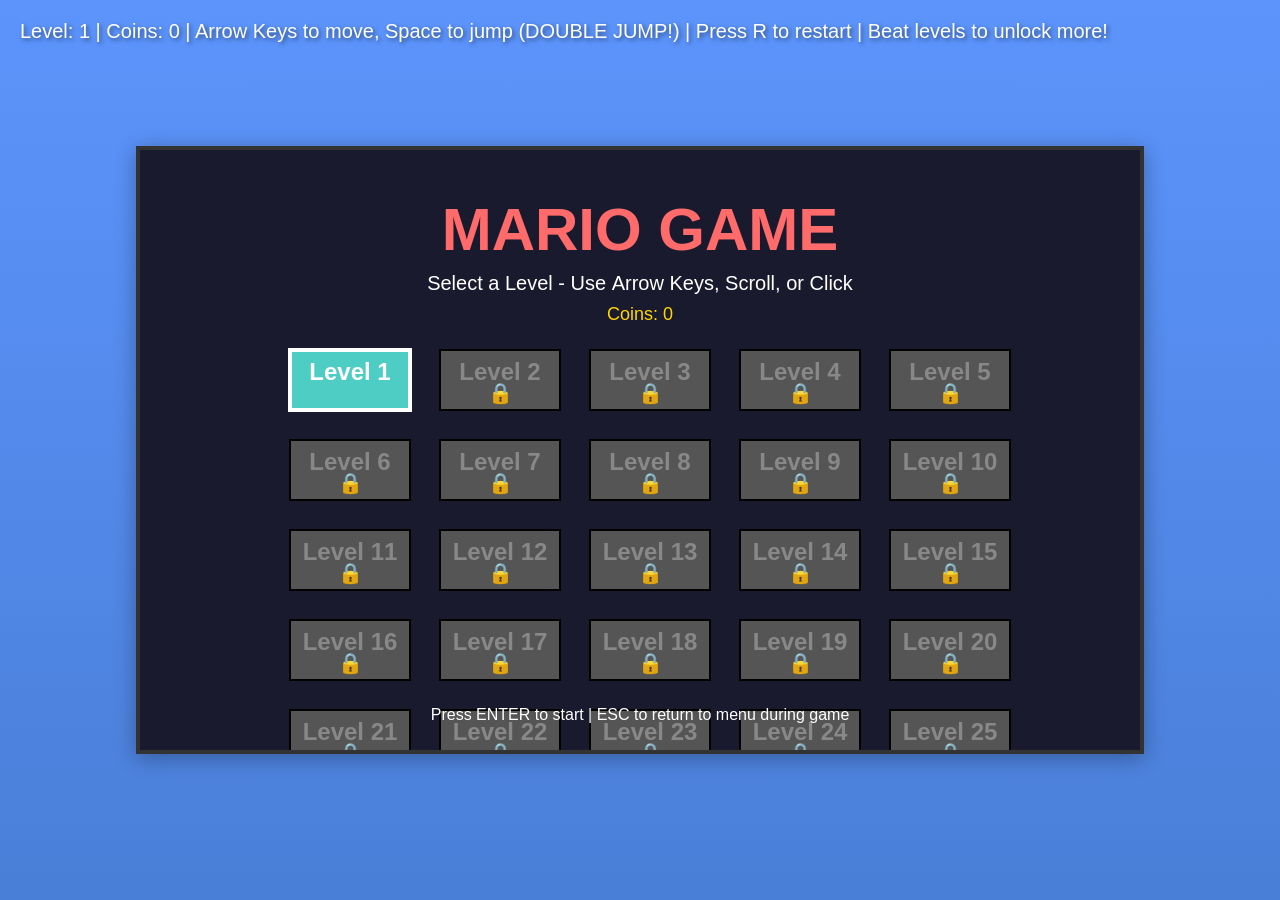
<file: mario/index.html>
<!DOCTYPE html>
<html lang="en">
<head>
    <meta charset="UTF-8">
    <meta name="viewport" content="width=device-width, initial-scale=1.0">
    <title>Mario Game - 41 Levels + FINAL BOSS!</title>
    <style>
        * {
            margin: 0;
            padding: 0;
            box-sizing: border-box;
        }
        body {
            display: flex;
            justify-content: center;
            align-items: center;
            min-height: 100vh;
            background: linear-gradient(to bottom, #5c94fc, #4a7fd8);
            font-family: Arial, sans-serif;
            overflow: hidden;
        }
        #gameCanvas {
            border: 4px solid #333;
            background: #5c94fc;
            box-shadow: 0 4px 20px rgba(0,0,0,0.3);
        }
        #gameInfo {
            position: absolute;
            top: 20px;
            left: 20px;
            color: white;
            font-size: 20px;
            text-shadow: 2px 2px 4px rgba(0,0,0,0.5);
            z-index: 10;
        }
    </style>
</head>
<body>
    <div id="gameInfo">
        Level: <span id="levelNum">1</span> |
        Coins: <span id="coinCount">0</span> |
        Arrow Keys to move, Space to jump (DOUBLE JUMP!) |
        Press R to restart | Beat levels to unlock more!
    </div>
    <canvas id="gameCanvas"></canvas>

    <script>
        const canvas = document.getElementById('gameCanvas');
        const ctx = canvas.getContext('2d');
        canvas.width = 1000;
        canvas.height = 600;

        // Game state
        let gameState = 'menu'; // Start at menu instead of playing
        let currentLevel = 1;
        let camera = { x: 0, y: 0 };
        let selectedLevel = 1; // For menu navigation
        let menuScroll = 0; // For scrolling in menu

        // Player object
        let player = {
            x: 50,
            y: 400,
            width: 32,
            height: 40,
            velocityX: 0,
            velocityY: 0,
            speed: 5,
            jumpPower: 12,
            onGround: false,
            jumpsLeft: 2,
            inWater: false
        };

        // Level data storage
        let platforms = [];
        let goombas = [];
        let spikeBalls = [];
        let movingPlatforms = [];
        let bouncePlatforms = [];
        let finishLine = {};
        let levelWidth = 1000;
        let coins = [];
        let flyingEnemies = [];
        let lavaBlocks = [];
        // New mechanics for levels 21-30
        let slopes = [];
        let rollingRocks = [];
        let acidPools = [];
        let acidBubbles = [];
        let trees = [];
        let fallingSticks = [];
        let lavaGeysers = [];
        let waterGeysers = [];
        let sharks = [];
        let floatBubbles = [];
        let waterBlocks = [];

        // EXTREME MECHANICS for levels 31-40
        let acidClouds = [];
        let acidRain = [];
        let blizzardClouds = [];
        let hailStones = [];
        let earthquakes = [];
        let groundCracks = [];
        let grizzlyBears = [];
        let tornados = [];
        let earthquakeActive = false; // Global flag for when earthquake makes ground disappear
        let earthquakeWarning = 0; // Warning countdown (in frames) before earthquake
        let earthquakeZones = []; // Array of {x, y, radius} for localized ground disappearing
        let honeyBlocks = []; // Honey blocks cancel fall damage
        let maxFallSpeed = 0; // Track max fall speed for fall damage
        let flungByTornado = false; // Track if player was flung by tornado (instant death on landing!)

        // Game progress
        let totalCoins = 0;
        let levelCoins = 0;
        let highestLevelCompleted = 0; // Track highest level beaten to unlock next levels

        // Physics constants
        const gravity = 0.5;
        const friction = 0.8;

        // Generate coin positions for a level
        function generateCoins(levelWidth, numCoins) {
            const coins = [];
            const spacing = levelWidth / (numCoins + 1);
            for (let i = 0; i < numCoins; i++) {
                // Alternate between different heights to make them all reachable
                const heightPattern = i % 3;
                let yPos;
                if (heightPattern === 0) {
                    yPos = 350; // Medium height, easily reachable
                } else if (heightPattern === 1) {
                    yPos = 400; // Lower, very easy to reach
                } else {
                    yPos = 300; // Slightly higher, requires good jump
                }
                coins.push({
                    x: spacing * (i + 1) - 10,
                    y: yPos,
                    width: 20,
                    height: 20,
                    collected: false
                });
            }
            return coins;
        }

        // Create "THANK YOU" message in coins for level 41
        function createThankYouCoins(startX) {
            const coins = [];
            const coinSize = 20;
            const spacing = 30;
            const letterSpacing = 100;

            // Letter patterns (7x5 grid for each letter)
            const letters = {
                'T': [[1,1,1,1,1],[0,0,1,0,0],[0,0,1,0,0],[0,0,1,0,0],[0,0,1,0,0],[0,0,1,0,0],[0,0,1,0,0]],
                'H': [[1,0,0,0,1],[1,0,0,0,1],[1,0,0,0,1],[1,1,1,1,1],[1,0,0,0,1],[1,0,0,0,1],[1,0,0,0,1]],
                'A': [[0,1,1,1,0],[1,0,0,0,1],[1,0,0,0,1],[1,1,1,1,1],[1,0,0,0,1],[1,0,0,0,1],[1,0,0,0,1]],
                'N': [[1,0,0,0,1],[1,1,0,0,1],[1,0,1,0,1],[1,0,0,1,1],[1,0,0,0,1],[1,0,0,0,1],[1,0,0,0,1]],
                'K': [[1,0,0,0,1],[1,0,0,1,0],[1,0,1,0,0],[1,1,0,0,0],[1,0,1,0,0],[1,0,0,1,0],[1,0,0,0,1]],
                'Y': [[1,0,0,0,1],[1,0,0,0,1],[0,1,0,1,0],[0,0,1,0,0],[0,0,1,0,0],[0,0,1,0,0],[0,0,1,0,0]],
                'O': [[0,1,1,1,0],[1,0,0,0,1],[1,0,0,0,1],[1,0,0,0,1],[1,0,0,0,1],[1,0,0,0,1],[0,1,1,1,0]],
                'U': [[1,0,0,0,1],[1,0,0,0,1],[1,0,0,0,1],[1,0,0,0,1],[1,0,0,0,1],[1,0,0,0,1],[0,1,1,1,0]]
            };

            const word1 = ['T','H','A','N','K'];
            const word2 = ['Y','O','U'];

            let currentX = startX;

            // Draw "THANK"
            word1.forEach(letter => {
                const pattern = letters[letter];
                for (let row = 0; row < pattern.length; row++) {
                    for (let col = 0; col < pattern[row].length; col++) {
                        if (pattern[row][col] === 1) {
                            coins.push({
                                x: currentX + col * spacing,
                                y: 200 + row * spacing,
                                width: coinSize,
                                height: coinSize,
                                collected: false
                            });
                        }
                    }
                }
                currentX += letterSpacing;
            });

            // Space between words
            currentX += letterSpacing;

            // Draw "YOU"
            word2.forEach(letter => {
                const pattern = letters[letter];
                for (let row = 0; row < pattern.length; row++) {
                    for (let col = 0; col < pattern[row].length; col++) {
                        if (pattern[row][col] === 1) {
                            coins.push({
                                x: currentX + col * spacing,
                                y: 200 + row * spacing,
                                width: coinSize,
                                height: coinSize,
                                collected: false
                            });
                        }
                    }
                }
                currentX += letterSpacing;
            });

            return coins;
        }

        // Define all 20 levels
        const levels = [
            // Level 1
            {
                width: 2000,
                platforms: [
                    { x: 0, y: 550, width: 300, height: 50 },
                    { x: 450, y: 550, width: 250, height: 50 },
                    { x: 850, y: 550, width: 300, height: 50 },
                    { x: 1300, y: 550, width: 700, height: 50 },
                    { x: 350, y: 450, width: 80, height: 20 },
                    { x: 700, y: 400, width: 100, height: 20 }
                ],
                goombas: [
                    { x: 500, y: 520, width: 30, height: 30, speed: 2, direction: 1, minX: 450, maxX: 700 },
                    { x: 900, y: 520, width: 30, height: 30, speed: 2, direction: 1, minX: 850, maxX: 1150 }
                ],
                spikeBalls: [],
                movingPlatforms: [],
                bouncePlatforms: [],
                flyingEnemies: [],
                lavaBlocks: [],
                finishLine: { x: 1900, y: 400, width: 60, height: 150 }
            },
            // Level 2
            {
                width: 2500,
                platforms: [
                    { x: 0, y: 550, width: 250, height: 50 },
                    { x: 450, y: 550, width: 200, height: 50 },
                    { x: 850, y: 550, width: 250, height: 50 },
                    { x: 1300, y: 550, width: 200, height: 50 },
                    { x: 1700, y: 550, width: 800, height: 50 },
                    { x: 300, y: 450, width: 100, height: 20 },
                    { x: 700, y: 400, width: 100, height: 20 },
                    { x: 1150, y: 350, width: 100, height: 20 }
                ],
                goombas: [
                    { x: 500, y: 520, width: 30, height: 30, speed: 2.5, direction: 1, minX: 450, maxX: 650 },
                    { x: 900, y: 520, width: 30, height: 30, speed: 2, direction: 1, minX: 850, maxX: 1100 },
                    { x: 1800, y: 520, width: 30, height: 30, speed: 2.5, direction: -1, minX: 1700, maxX: 2000 }
                ],
                spikeBalls: [
                    { x: 1550, y: 100, width: 35, height: 35, speed: 2.5, direction: 1, minY: 100, maxY: 500 }
                ],
                movingPlatforms: [],
                bouncePlatforms: [],
                flyingEnemies: [],
                lavaBlocks: [],
                finishLine: { x: 2400, y: 400, width: 60, height: 150 }
            },
            // Level 3
            {
                width: 3000,
                platforms: [
                    { x: 0, y: 550, width: 250, height: 50 },
                    { x: 550, y: 550, width: 200, height: 50 },
                    { x: 1050, y: 550, width: 250, height: 50 },
                    { x: 1600, y: 550, width: 1400, height: 50 },
                    { x: 400, y: 400, width: 80, height: 20 },
                    { x: 900, y: 300, width: 80, height: 20 }
                ],
                goombas: [
                    { x: 600, y: 520, width: 30, height: 30, speed: 2.5, direction: 1, minX: 550, maxX: 750 },
                    { x: 1100, y: 520, width: 30, height: 30, speed: 2.5, direction: 1, minX: 1050, maxX: 1300 },
                    { x: 1800, y: 520, width: 30, height: 30, speed: 3, direction: -1, minX: 1600, maxX: 2100 }
                ],
                spikeBalls: [
                    { x: 800, y: 100, width: 35, height: 35, speed: 3, direction: 1, minY: 100, maxY: 500 },
                    { x: 1450, y: 150, width: 35, height: 35, speed: 2.5, direction: 1, minY: 150, maxY: 500 }
                ],
                movingPlatforms: [],
                bouncePlatforms: [
                    { x: 300, y: 530, width: 80, height: 20 },
                    { x: 1350, y: 530, width: 80, height: 20 }
                ],
                flyingEnemies: [],
                lavaBlocks: [],
                finishLine: { x: 2900, y: 400, width: 60, height: 150 }
            },
            // Level 4
            {
                width: 2500,
                platforms: [
                    { x: 0, y: 550, width: 250, height: 50 },
                    { x: 650, y: 550, width: 200, height: 50 },
                    { x: 1200, y: 550, width: 250, height: 50 },
                    { x: 1750, y: 550, width: 750, height: 50 },
                    { x: 1100, y: 350, width: 80, height: 20 }
                ],
                goombas: [
                    { x: 700, y: 520, width: 30, height: 30, speed: 2, direction: 1, minX: 650, maxX: 850 },
                    { x: 1250, y: 520, width: 30, height: 30, speed: 2.5, direction: 1, minX: 1200, maxX: 1450 },
                    { x: 1900, y: 520, width: 30, height: 30, speed: 2.5, direction: -1, minX: 1750, maxX: 2100 }
                ],
                spikeBalls: [],
                movingPlatforms: [
                    { x: 300, y: 450, width: 100, height: 20, speed: 2, direction: 1, minX: 300, maxX: 600, axis: 'horizontal' },
                    { x: 900, y: 400, width: 100, height: 20, speed: 2, direction: 1, minX: 900, maxX: 1150, axis: 'horizontal' },
                    { x: 1500, y: 350, width: 100, height: 20, speed: 1.5, direction: 1, minY: 300, maxY: 500, axis: 'vertical' }
                ],
                bouncePlatforms: [],
                flyingEnemies: [],
                lavaBlocks: [],
                finishLine: { x: 2400, y: 400, width: 60, height: 150 }
            },
            // Level 5
            {
                width: 3500,
                platforms: [
                    { x: 0, y: 550, width: 200, height: 50 },
                    { x: 400, y: 550, width: 180, height: 50 },
                    { x: 750, y: 550, width: 200, height: 50 },
                    { x: 1150, y: 550, width: 180, height: 50 },
                    { x: 1500, y: 550, width: 2000, height: 50 },
                    { x: 600, y: 450, width: 80, height: 20 },
                    { x: 1000, y: 400, width: 80, height: 20 }
                ],
                goombas: [
                    { x: 450, y: 520, width: 30, height: 30, speed: 3, direction: 1, minX: 400, maxX: 580 },
                    { x: 800, y: 520, width: 30, height: 30, speed: 3, direction: 1, minX: 750, maxX: 950 },
                    { x: 1200, y: 520, width: 30, height: 30, speed: 3, direction: 1, minX: 1150, maxX: 1330 },
                    { x: 2000, y: 520, width: 30, height: 30, speed: 3.5, direction: -1, minX: 1500, maxX: 2300 }
                ],
                spikeBalls: [
                    { x: 300, y: 100, width: 35, height: 35, speed: 3, direction: 1, minY: 100, maxY: 500 },
                    { x: 650, y: 150, width: 35, height: 35, speed: 3.5, direction: 1, minY: 150, maxY: 500 },
                    { x: 1350, y: 100, width: 35, height: 35, speed: 3, direction: 1, minY: 100, maxY: 500 },
                    { x: 2500, y: 200, width: 35, height: 35, speed: 3.5, direction: 1, minY: 200, maxY: 500 }
                ],
                movingPlatforms: [
                    { x: 950, y: 350, width: 100, height: 20, speed: 2, direction: 1, minY: 250, maxY: 450, axis: 'vertical' },
                    { x: 1350, y: 450, width: 100, height: 20, speed: 2.5, direction: 1, minX: 1350, maxX: 1600, axis: 'horizontal' }
                ],
                bouncePlatforms: [
                    { x: 250, y: 530, width: 80, height: 20 }
                ],
                flyingEnemies: [],
                lavaBlocks: [],
                finishLine: { x: 3400, y: 400, width: 60, height: 150 }
            },
            // Level 6
            {
                width: 4000,
                platforms: [
                    { x: 0, y: 550, width: 250, height: 50 },
                    { x: 500, y: 550, width: 200, height: 50 },
                    { x: 950, y: 550, width: 200, height: 50 },
                    { x: 1400, y: 550, width: 250, height: 50 },
                    { x: 1900, y: 550, width: 2100, height: 50 }
                ],
                goombas: [
                    { x: 550, y: 520, width: 30, height: 30, speed: 3, direction: 1, minX: 500, maxX: 700 },
                    { x: 1000, y: 520, width: 30, height: 30, speed: 3, direction: 1, minX: 950, maxX: 1150 },
                    { x: 1450, y: 520, width: 30, height: 30, speed: 3, direction: 1, minX: 1400, maxX: 1650 },
                    { x: 2200, y: 520, width: 30, height: 30, speed: 3.5, direction: -1, minX: 1900, maxX: 2600 },
                    { x: 3200, y: 520, width: 30, height: 30, speed: 3, direction: 1, minX: 3000, maxX: 3500 }
                ],
                spikeBalls: [
                    { x: 350, y: 100, width: 35, height: 35, speed: 3.5, direction: 1, minY: 100, maxY: 500 },
                    { x: 800, y: 150, width: 35, height: 35, speed: 3, direction: 1, minY: 150, maxY: 500 },
                    { x: 1250, y: 100, width: 35, height: 35, speed: 3.5, direction: 1, minY: 100, maxY: 500 },
                    { x: 1750, y: 150, width: 35, height: 35, speed: 3, direction: 1, minY: 150, maxY: 500 },
                    { x: 3000, y: 200, width: 35, height: 35, speed: 4, direction: 1, minY: 200, maxY: 500 }
                ],
                movingPlatforms: [
                    { x: 750, y: 300, width: 100, height: 20, speed: 2.5, direction: 1, minY: 250, maxY: 500, axis: 'vertical' },
                    { x: 1200, y: 350, width: 100, height: 20, speed: 2.5, direction: 1, minY: 250, maxY: 500, axis: 'vertical' },
                    { x: 1650, y: 300, width: 100, height: 20, speed: 2, direction: 1, minY: 250, maxY: 500, axis: 'vertical' }
                ],
                bouncePlatforms: [
                    { x: 150, y: 530, width: 80, height: 20 },
                    { x: 2700, y: 530, width: 80, height: 20 }
                ],
                flyingEnemies: [],
                lavaBlocks: [],
                finishLine: { x: 3900, y: 400, width: 60, height: 150 }
            },
            // Level 7
            {
                width: 4500,
                platforms: [
                    { x: 0, y: 550, width: 200, height: 50 },
                    { x: 400, y: 550, width: 150, height: 50 },
                    { x: 750, y: 550, width: 150, height: 50 },
                    { x: 1100, y: 550, width: 150, height: 50 },
                    { x: 1450, y: 550, width: 200, height: 50 },
                    { x: 1850, y: 550, width: 150, height: 50 },
                    { x: 2200, y: 550, width: 2300, height: 50 }
                ],
                goombas: [
                    { x: 450, y: 520, width: 30, height: 30, speed: 3.5, direction: 1, minX: 400, maxX: 550 },
                    { x: 800, y: 520, width: 30, height: 30, speed: 3.5, direction: 1, minX: 750, maxX: 900 },
                    { x: 1150, y: 520, width: 30, height: 30, speed: 3.5, direction: 1, minX: 1100, maxX: 1250 },
                    { x: 1500, y: 520, width: 30, height: 30, speed: 3.5, direction: 1, minX: 1450, maxX: 1650 },
                    { x: 2500, y: 520, width: 30, height: 30, speed: 4, direction: -1, minX: 2200, maxX: 2900 },
                    { x: 3500, y: 520, width: 30, height: 30, speed: 3.5, direction: 1, minX: 3300, maxX: 3800 }
                ],
                spikeBalls: [
                    { x: 300, y: 100, width: 35, height: 35, speed: 4, direction: 1, minY: 100, maxY: 500 },
                    { x: 650, y: 150, width: 35, height: 35, speed: 3.5, direction: 1, minY: 150, maxY: 500 },
                    { x: 1000, y: 100, width: 35, height: 35, speed: 4, direction: 1, minY: 100, maxY: 500 },
                    { x: 1350, y: 150, width: 35, height: 35, speed: 3.5, direction: 1, minY: 150, maxY: 500 },
                    { x: 1700, y: 100, width: 35, height: 35, speed: 4, direction: 1, minY: 100, maxY: 500 },
                    { x: 3000, y: 200, width: 35, height: 35, speed: 4, direction: 1, minY: 200, maxY: 500 }
                ],
                movingPlatforms: [
                    { x: 550, y: 400, width: 100, height: 20, speed: 3, direction: 1, minX: 550, maxX: 800, axis: 'horizontal' },
                    { x: 900, y: 350, width: 100, height: 20, speed: 2.5, direction: 1, minY: 250, maxY: 450, axis: 'vertical' },
                    { x: 1250, y: 400, width: 100, height: 20, speed: 3, direction: 1, minX: 1250, maxX: 1500, axis: 'horizontal' },
                    { x: 2000, y: 350, width: 100, height: 20, speed: 2.5, direction: 1, minY: 250, maxY: 450, axis: 'vertical' }
                ],
                bouncePlatforms: [
                    { x: 100, y: 530, width: 80, height: 20 }
                ],
                flyingEnemies: [],
                lavaBlocks: [],
                finishLine: { x: 4400, y: 400, width: 60, height: 150 }
            },
            // Level 8
            {
                width: 5000,
                platforms: [
                    { x: 0, y: 550, width: 200, height: 50 },
                    { x: 500, y: 550, width: 150, height: 50 },
                    { x: 950, y: 550, width: 150, height: 50 },
                    { x: 1400, y: 550, width: 150, height: 50 },
                    { x: 1850, y: 550, width: 150, height: 50 },
                    { x: 2300, y: 550, width: 2700, height: 50 }
                ],
                goombas: [
                    { x: 550, y: 520, width: 30, height: 30, speed: 3.5, direction: 1, minX: 500, maxX: 650 },
                    { x: 1000, y: 520, width: 30, height: 30, speed: 3.5, direction: 1, minX: 950, maxX: 1100 },
                    { x: 1450, y: 520, width: 30, height: 30, speed: 3.5, direction: 1, minX: 1400, maxX: 1550 },
                    { x: 1900, y: 520, width: 30, height: 30, speed: 3.5, direction: 1, minX: 1850, maxX: 2000 },
                    { x: 2700, y: 520, width: 30, height: 30, speed: 4, direction: -1, minX: 2300, maxX: 3200 },
                    { x: 3800, y: 520, width: 30, height: 30, speed: 4, direction: 1, minX: 3600, maxX: 4200 }
                ],
                spikeBalls: [
                    { x: 350, y: 100, width: 35, height: 35, speed: 4, direction: 1, minY: 100, maxY: 500 },
                    { x: 800, y: 150, width: 35, height: 35, speed: 4, direction: 1, minY: 150, maxY: 500 },
                    { x: 1250, y: 100, width: 35, height: 35, speed: 4, direction: 1, minY: 100, maxY: 500 },
                    { x: 1700, y: 150, width: 35, height: 35, speed: 4, direction: 1, minY: 150, maxY: 500 },
                    { x: 2150, y: 100, width: 35, height: 35, speed: 4, direction: 1, minY: 100, maxY: 500 },
                    { x: 3500, y: 200, width: 35, height: 35, speed: 4.5, direction: 1, minY: 200, maxY: 500 }
                ],
                movingPlatforms: [
                    { x: 250, y: 400, width: 100, height: 20, speed: 3, direction: 1, minX: 250, maxX: 450, axis: 'horizontal' },
                    { x: 700, y: 350, width: 100, height: 20, speed: 3, direction: 1, minY: 250, maxY: 450, axis: 'vertical' },
                    { x: 1150, y: 400, width: 100, height: 20, speed: 3, direction: 1, minX: 1150, maxX: 1350, axis: 'horizontal' },
                    { x: 1600, y: 350, width: 100, height: 20, speed: 3, direction: 1, minY: 250, maxY: 450, axis: 'vertical' },
                    { x: 2050, y: 400, width: 100, height: 20, speed: 3, direction: 1, minX: 2050, maxX: 2250, axis: 'horizontal' }
                ],
                bouncePlatforms: [
                    { x: 100, y: 530, width: 80, height: 20 },
                    { x: 3200, y: 530, width: 80, height: 20 }
                ],
                flyingEnemies: [],
                lavaBlocks: [],
                finishLine: { x: 4900, y: 400, width: 60, height: 150 }
            },
            // Level 9
            {
                width: 5500,
                platforms: [
                    { x: 0, y: 550, width: 180, height: 50 },
                    { x: 400, y: 550, width: 130, height: 50 },
                    { x: 750, y: 550, width: 130, height: 50 },
                    { x: 1100, y: 550, width: 130, height: 50 },
                    { x: 1450, y: 550, width: 130, height: 50 },
                    { x: 1800, y: 550, width: 130, height: 50 },
                    { x: 2150, y: 550, width: 130, height: 50 },
                    { x: 2500, y: 550, width: 3000, height: 50 }
                ],
                goombas: [
                    { x: 450, y: 520, width: 30, height: 30, speed: 4, direction: 1, minX: 400, maxX: 530 },
                    { x: 800, y: 520, width: 30, height: 30, speed: 4, direction: 1, minX: 750, maxX: 880 },
                    { x: 1150, y: 520, width: 30, height: 30, speed: 4, direction: 1, minX: 1100, maxX: 1230 },
                    { x: 1500, y: 520, width: 30, height: 30, speed: 4, direction: 1, minX: 1450, maxX: 1580 },
                    { x: 1850, y: 520, width: 30, height: 30, speed: 4, direction: 1, minX: 1800, maxX: 1930 },
                    { x: 2200, y: 520, width: 30, height: 30, speed: 4, direction: 1, minX: 2150, maxX: 2280 },
                    { x: 3000, y: 520, width: 30, height: 30, speed: 4.5, direction: -1, minX: 2500, maxX: 3800 },
                    { x: 4500, y: 520, width: 30, height: 30, speed: 4, direction: 1, minX: 4300, maxX: 4800 }
                ],
                spikeBalls: [
                    { x: 300, y: 100, width: 35, height: 35, speed: 4.5, direction: 1, minY: 100, maxY: 500 },
                    { x: 650, y: 150, width: 35, height: 35, speed: 4, direction: 1, minY: 150, maxY: 500 },
                    { x: 1000, y: 100, width: 35, height: 35, speed: 4.5, direction: 1, minY: 100, maxY: 500 },
                    { x: 1350, y: 150, width: 35, height: 35, speed: 4, direction: 1, minY: 150, maxY: 500 },
                    { x: 1700, y: 100, width: 35, height: 35, speed: 4.5, direction: 1, minY: 100, maxY: 500 },
                    { x: 2050, y: 150, width: 35, height: 35, speed: 4, direction: 1, minY: 150, maxY: 500 },
                    { x: 2400, y: 100, width: 35, height: 35, speed: 4.5, direction: 1, minY: 100, maxY: 500 },
                    { x: 4000, y: 200, width: 35, height: 35, speed: 5, direction: 1, minY: 200, maxY: 500 }
                ],
                movingPlatforms: [
                    { x: 200, y: 400, width: 100, height: 20, speed: 3.5, direction: 1, minX: 200, maxX: 380, axis: 'horizontal' },
                    { x: 550, y: 350, width: 100, height: 20, speed: 3, direction: 1, minY: 250, maxY: 450, axis: 'vertical' },
                    { x: 900, y: 400, width: 100, height: 20, speed: 3.5, direction: 1, minX: 900, maxX: 1080, axis: 'horizontal' },
                    { x: 1250, y: 350, width: 100, height: 20, speed: 3, direction: 1, minY: 250, maxY: 450, axis: 'vertical' },
                    { x: 1600, y: 400, width: 100, height: 20, speed: 3.5, direction: 1, minX: 1600, maxX: 1780, axis: 'horizontal' },
                    { x: 1950, y: 350, width: 100, height: 20, speed: 3, direction: 1, minY: 250, maxY: 450, axis: 'vertical' },
                    { x: 2300, y: 400, width: 100, height: 20, speed: 3.5, direction: 1, minX: 2300, maxX: 2480, axis: 'horizontal' }
                ],
                bouncePlatforms: [
                    { x: 100, y: 530, width: 80, height: 20 },
                    { x: 3500, y: 530, width: 80, height: 20 }
                ],
                flyingEnemies: [],
                lavaBlocks: [],
                finishLine: { x: 5400, y: 400, width: 60, height: 150 }
            },
            // Level 10
            {
                width: 6000,
                platforms: [
                    { x: 0, y: 550, width: 150, height: 50 },
                    { x: 350, y: 550, width: 120, height: 50 },
                    { x: 650, y: 550, width: 120, height: 50 },
                    { x: 950, y: 550, width: 120, height: 50 },
                    { x: 1250, y: 550, width: 120, height: 50 },
                    { x: 1550, y: 550, width: 120, height: 50 },
                    { x: 1850, y: 550, width: 120, height: 50 },
                    { x: 2150, y: 550, width: 120, height: 50 },
                    { x: 2450, y: 550, width: 120, height: 50 },
                    { x: 2750, y: 550, width: 3250, height: 50 }
                ],
                goombas: [
                    { x: 400, y: 520, width: 30, height: 30, speed: 4.5, direction: 1, minX: 350, maxX: 470 },
                    { x: 700, y: 520, width: 30, height: 30, speed: 4.5, direction: 1, minX: 650, maxX: 770 },
                    { x: 1000, y: 520, width: 30, height: 30, speed: 4.5, direction: 1, minX: 950, maxX: 1070 },
                    { x: 1300, y: 520, width: 30, height: 30, speed: 4.5, direction: 1, minX: 1250, maxX: 1370 },
                    { x: 1600, y: 520, width: 30, height: 30, speed: 4.5, direction: 1, minX: 1550, maxX: 1670 },
                    { x: 1900, y: 520, width: 30, height: 30, speed: 4.5, direction: 1, minX: 1850, maxX: 1970 },
                    { x: 2200, y: 520, width: 30, height: 30, speed: 4.5, direction: 1, minX: 2150, maxX: 2270 },
                    { x: 2500, y: 520, width: 30, height: 30, speed: 4.5, direction: 1, minX: 2450, maxX: 2570 },
                    { x: 3500, y: 520, width: 30, height: 30, speed: 5, direction: -1, minX: 2750, maxX: 4500 },
                    { x: 5000, y: 520, width: 30, height: 30, speed: 4.5, direction: 1, minX: 4800, maxX: 5300 }
                ],
                spikeBalls: [
                    { x: 250, y: 100, width: 35, height: 35, speed: 5, direction: 1, minY: 100, maxY: 500 },
                    { x: 550, y: 150, width: 35, height: 35, speed: 4.5, direction: 1, minY: 150, maxY: 500 },
                    { x: 850, y: 100, width: 35, height: 35, speed: 5, direction: 1, minY: 100, maxY: 500 },
                    { x: 1150, y: 150, width: 35, height: 35, speed: 4.5, direction: 1, minY: 150, maxY: 500 },
                    { x: 1450, y: 100, width: 35, height: 35, speed: 5, direction: 1, minY: 100, maxY: 500 },
                    { x: 1750, y: 150, width: 35, height: 35, speed: 4.5, direction: 1, minY: 150, maxY: 500 },
                    { x: 2050, y: 100, width: 35, height: 35, speed: 5, direction: 1, minY: 100, maxY: 500 },
                    { x: 2350, y: 150, width: 35, height: 35, speed: 4.5, direction: 1, minY: 150, maxY: 500 },
                    { x: 2650, y: 100, width: 35, height: 35, speed: 5, direction: 1, minY: 100, maxY: 500 },
                    { x: 4000, y: 200, width: 35, height: 35, speed: 5, direction: 1, minY: 200, maxY: 500 },
                    { x: 5200, y: 250, width: 35, height: 35, speed: 5, direction: 1, minY: 250, maxY: 500 }
                ],
                movingPlatforms: [
                    { x: 200, y: 400, width: 90, height: 20, speed: 4, direction: 1, minX: 200, maxX: 330, axis: 'horizontal' },
                    { x: 500, y: 350, width: 90, height: 20, speed: 3.5, direction: 1, minY: 250, maxY: 450, axis: 'vertical' },
                    { x: 800, y: 400, width: 90, height: 20, speed: 4, direction: 1, minX: 800, maxX: 930, axis: 'horizontal' },
                    { x: 1100, y: 350, width: 90, height: 20, speed: 3.5, direction: 1, minY: 250, maxY: 450, axis: 'vertical' },
                    { x: 1400, y: 400, width: 90, height: 20, speed: 4, direction: 1, minX: 1400, maxX: 1530, axis: 'horizontal' },
                    { x: 1700, y: 350, width: 90, height: 20, speed: 3.5, direction: 1, minY: 250, maxY: 450, axis: 'vertical' },
                    { x: 2000, y: 400, width: 90, height: 20, speed: 4, direction: 1, minX: 2000, maxX: 2130, axis: 'horizontal' },
                    { x: 2300, y: 350, width: 90, height: 20, speed: 3.5, direction: 1, minY: 250, maxY: 450, axis: 'vertical' },
                    { x: 2600, y: 400, width: 90, height: 20, speed: 4, direction: 1, minX: 2600, maxX: 2730, axis: 'horizontal' }
                ],
                bouncePlatforms: [
                    { x: 75, y: 530, width: 80, height: 20 },
                    { x: 4200, y: 530, width: 80, height: 20 }
                ],
                flyingEnemies: [],
                lavaBlocks: [],
                finishLine: { x: 5900, y: 400, width: 60, height: 150 }
            },
            // BONUS LEVELS 11-20 - Each level has UNIQUE design!
            // Level 11 - LAVA LAKE (Small island platforms surrounded by lava)
            {
                width: 4000,
                platforms: [
                    { x: 0, y: 500, width: 150, height: 50 },
                    { x: 250, y: 450, width: 80, height: 20 },
                    { x: 450, y: 500, width: 90, height: 20 },
                    { x: 650, y: 450, width: 70, height: 20 },
                    { x: 850, y: 500, width: 80, height: 20 },
                    { x: 1050, y: 450, width: 90, height: 20 },
                    { x: 1250, y: 500, width: 70, height: 20 },
                    { x: 1450, y: 450, width: 80, height: 20 },
                    { x: 1650, y: 500, width: 90, height: 20 },
                    { x: 1900, y: 450, width: 2100, height: 50 }
                ],
                goombas: [
                    { x: 500, y: 470, width: 30, height: 30, speed: 2, direction: 1, minX: 450, maxX: 540 },
                    { x: 900, y: 470, width: 30, height: 30, speed: 2, direction: 1, minX: 850, maxX: 930 },
                    { x: 2200, y: 420, width: 30, height: 30, speed: 4, direction: -1, minX: 1900, maxX: 2800 }
                ],
                spikeBalls: [],
                movingPlatforms: [
                    { x: 1550, y: 350, width: 80, height: 20, speed: 2, direction: 1, minY: 300, maxY: 480, axis: 'vertical' }
                ],
                bouncePlatforms: [
                    { x: 150, y: 480, width: 70, height: 20 }
                ],
                flyingEnemies: [
                    { x: 400, y: 300, width: 30, height: 30, speedX: 3, speedY: 2, direction: 1, minX: 200, maxX: 800, minY: 200, maxY: 450 },
                    { x: 1000, y: 250, width: 30, height: 30, speedX: 3, speedY: 2, direction: -1, minX: 800, maxX: 1400, minY: 150, maxY: 450 },
                    { x: 2500, y: 300, width: 30, height: 30, speedX: 3.5, speedY: 2, direction: 1, minX: 2000, maxX: 3500, minY: 200, maxY: 400 }
                ],
                lavaBlocks: [
                    { x: 0, y: 570, width: 250, height: 30 },
                    { x: 330, y: 570, width: 120, height: 30 },
                    { x: 540, y: 570, width: 110, height: 30 },
                    { x: 720, y: 570, width: 130, height: 30 },
                    { x: 930, y: 570, width: 120, height: 30 },
                    { x: 1140, y: 570, width: 110, height: 30 },
                    { x: 1320, y: 570, width: 130, height: 30 },
                    { x: 1530, y: 570, width: 120, height: 30 },
                    { x: 1740, y: 570, width: 160, height: 30 }
                ],
                finishLine: { x: 3900, y: 300, width: 60, height: 150 }
            },
            // Level 12 - TOWER CLIMB (Vertical climb with stacked platforms)
            {
                width: 2000,
                platforms: [
                    { x: 0, y: 550, width: 200, height: 30 },
                    { x: 400, y: 500, width: 150, height: 20 },
                    { x: 200, y: 450, width: 150, height: 20 },
                    { x: 500, y: 400, width: 150, height: 20 },
                    { x: 150, y: 350, width: 150, height: 20 },
                    { x: 450, y: 300, width: 150, height: 20 },
                    { x: 200, y: 250, width: 150, height: 20 },
                    { x: 500, y: 200, width: 150, height: 20 },
                    { x: 150, y: 150, width: 150, height: 20 },
                    { x: 800, y: 150, width: 1200, height: 50 }
                ],
                goombas: [
                    { x: 450, y: 470, width: 30, height: 30, speed: 2, direction: 1, minX: 400, maxX: 550 },
                    { x: 250, y: 420, width: 30, height: 30, speed: 2, direction: 1, minX: 200, maxX: 350 }
                ],
                spikeBalls: [
                    { x: 350, y: 200, width: 35, height: 35, speed: 3, direction: 1, minY: 150, maxY: 500 },
                    { x: 650, y: 250, width: 35, height: 35, speed: 3, direction: 1, minY: 150, maxY: 500 }
                ],
                movingPlatforms: [
                    { x: 350, y: 380, width: 80, height: 20, speed: 2, direction: 1, minY: 320, maxY: 480, axis: 'vertical' },
                    { x: 350, y: 230, width: 80, height: 20, speed: 2, direction: 1, minY: 180, maxY: 330, axis: 'vertical' }
                ],
                bouncePlatforms: [
                    { x: 600, y: 530, width: 80, height: 20 }
                ],
                flyingEnemies: [
                    { x: 300, y: 350, width: 30, height: 30, speedX: 2, speedY: 2, direction: 1, minX: 100, maxX: 600, minY: 200, maxY: 500 },
                    { x: 400, y: 250, width: 30, height: 30, speedX: 2, speedY: 2, direction: -1, minX: 150, maxX: 650, minY: 150, maxY: 400 },
                    { x: 1200, y: 100, width: 30, height: 30, speedX: 4, speedY: 0, direction: 1, minX: 800, maxX: 1800, minY: 100, maxY: 100 }
                ],
                lavaBlocks: [
                    { x: 200, y: 570, width: 200, height: 30 },
                    { x: 550, y: 570, width: 250, height: 30 }
                ],
                finishLine: { x: 1900, y: 0, width: 60, height: 150 }
            },
            // Level 13 - THE GAUNTLET (Flying enemy waves in tight corridors)
            {
                width: 3500,
                platforms: [
                    { x: 0, y: 550, width: 200, height: 50 },
                    { x: 250, y: 400, width: 100, height: 20 },
                    { x: 450, y: 550, width: 100, height: 20 },
                    { x: 650, y: 400, width: 100, height: 20 },
                    { x: 850, y: 550, width: 100, height: 20 },
                    { x: 1050, y: 400, width: 100, height: 20 },
                    { x: 1250, y: 550, width: 100, height: 20 },
                    { x: 1450, y: 300, width: 150, height: 20 },
                    { x: 1700, y: 450, width: 150, height: 20 },
                    { x: 2000, y: 300, width: 150, height: 20 },
                    { x: 2300, y: 550, width: 1200, height: 50 }
                ],
                goombas: [
                    { x: 500, y: 520, width: 30, height: 30, speed: 3, direction: 1, minX: 450, maxX: 550 },
                    { x: 2500, y: 520, width: 30, height: 30, speed: 4, direction: -1, minX: 2300, maxX: 3000 }
                ],
                spikeBalls: [],
                movingPlatforms: [
                    { x: 1650, y: 200, width: 100, height: 20, speed: 3, direction: 1, minY: 200, maxY: 500, axis: 'vertical' }
                ],
                bouncePlatforms: [
                    { x: 100, y: 530, width: 80, height: 20 },
                    { x: 1350, y: 530, width: 80, height: 20 }
                ],
                flyingEnemies: [
                    // First wave - low
                    { x: 300, y: 450, width: 30, height: 30, speedX: 3, speedY: 1, direction: 1, minX: 250, maxX: 450, minY: 400, maxY: 500 },
                    { x: 400, y: 480, width: 30, height: 30, speedX: 3, speedY: 1, direction: -1, minX: 250, maxX: 450, minY: 400, maxY: 500 },
                    // Second wave - high
                    { x: 700, y: 250, width: 30, height: 30, speedX: 3.5, speedY: 1.5, direction: 1, minX: 650, maxX: 850, minY: 200, maxY: 350 },
                    { x: 800, y: 300, width: 30, height: 30, speedX: 3.5, speedY: 1.5, direction: -1, minX: 650, maxX: 850, minY: 200, maxY: 350 },
                    // Third wave - middle
                    { x: 1100, y: 350, width: 30, height: 30, speedX: 4, speedY: 2, direction: 1, minX: 1050, maxX: 1250, minY: 300, maxY: 450 },
                    { x: 1200, y: 400, width: 30, height: 30, speedX: 4, speedY: 2, direction: -1, minX: 1050, maxX: 1250, minY: 300, maxY: 450 },
                    // Fourth wave - zigzag
                    { x: 1500, y: 200, width: 30, height: 30, speedX: 2.5, speedY: 3, direction: 1, minX: 1450, maxX: 1700, minY: 150, maxY: 500 },
                    { x: 1600, y: 350, width: 30, height: 30, speedX: 2.5, speedY: 3, direction: -1, minX: 1450, maxX: 1700, minY: 150, maxY: 500 },
                    { x: 1800, y: 250, width: 30, height: 30, speedX: 2.5, speedY: 3, direction: 1, minX: 1700, maxX: 2000, minY: 150, maxY: 500 },
                    // Final wave - fast
                    { x: 2100, y: 200, width: 30, height: 30, speedX: 5, speedY: 2.5, direction: 1, minX: 2000, maxX: 2300, minY: 150, maxY: 450 },
                    { x: 2200, y: 400, width: 30, height: 30, speedX: 5, speedY: 2.5, direction: -1, minX: 2000, maxX: 2300, minY: 150, maxY: 450 }
                ],
                lavaBlocks: [
                    { x: 200, y: 570, width: 50, height: 30 },
                    { x: 350, y: 570, width: 100, height: 30 },
                    { x: 550, y: 570, width: 100, height: 30 },
                    { x: 750, y: 570, width: 100, height: 30 },
                    { x: 950, y: 570, width: 100, height: 30 },
                    { x: 1150, y: 570, width: 100, height: 30 }
                ],
                finishLine: { x: 3400, y: 400, width: 60, height: 150 }
            },
            // Level 14 - PRECISION PARKOUR (Tiny platforms, perfect jumps required)
            {
                width: 3000,
                platforms: [
                    { x: 0, y: 550, width: 150, height: 30 },
                    { x: 250, y: 500, width: 50, height: 15 },
                    { x: 400, y: 450, width: 50, height: 15 },
                    { x: 550, y: 400, width: 50, height: 15 },
                    { x: 700, y: 350, width: 50, height: 15 },
                    { x: 850, y: 400, width: 50, height: 15 },
                    { x: 1000, y: 450, width: 50, height: 15 },
                    { x: 1150, y: 500, width: 50, height: 15 },
                    { x: 1300, y: 450, width: 50, height: 15 },
                    { x: 1450, y: 400, width: 50, height: 15 },
                    { x: 1600, y: 350, width: 50, height: 15 },
                    { x: 1750, y: 300, width: 50, height: 15 },
                    { x: 1900, y: 350, width: 50, height: 15 },
                    { x: 2050, y: 400, width: 50, height: 15 },
                    { x: 2200, y: 450, width: 50, height: 15 },
                    { x: 2350, y: 500, width: 50, height: 15 },
                    { x: 2500, y: 550, width: 500, height: 30 }
                ],
                goombas: [],
                spikeBalls: [
                    { x: 325, y: 300, width: 30, height: 30, speed: 3, direction: 1, minY: 300, maxY: 480 },
                    { x: 625, y: 250, width: 30, height: 30, speed: 3, direction: 1, minY: 250, maxY: 430 },
                    { x: 925, y: 300, width: 30, height: 30, speed: 3, direction: 1, minY: 300, maxY: 480 },
                    { x: 1225, y: 320, width: 30, height: 30, speed: 3, direction: 1, minY: 320, maxY: 480 },
                    { x: 1825, y: 200, width: 30, height: 30, speed: 3, direction: 1, minY: 200, maxY: 380 }
                ],
                movingPlatforms: [],
                bouncePlatforms: [
                    { x: 80, y: 530, width: 60, height: 20 }
                ],
                flyingEnemies: [
                    { x: 500, y: 350, width: 30, height: 30, speedX: 2, speedY: 1.5, direction: 1, minX: 400, maxX: 700, minY: 300, maxY: 450 },
                    { x: 1100, y: 400, width: 30, height: 30, speedX: 2, speedY: 1.5, direction: -1, minX: 1000, maxX: 1300, minY: 350, maxY: 500 },
                    { x: 1700, y: 250, width: 30, height: 30, speedX: 2.5, speedY: 2, direction: 1, minX: 1600, maxX: 2000, minY: 200, maxY: 400 }
                ],
                lavaBlocks: [
                    { x: 0, y: 570, width: 250, height: 30 },
                    { x: 300, y: 570, width: 100, height: 30 },
                    { x: 450, y: 570, width: 100, height: 30 },
                    { x: 600, y: 570, width: 100, height: 30 },
                    { x: 750, y: 570, width: 100, height: 30 },
                    { x: 900, y: 570, width: 100, height: 30 },
                    { x: 1050, y: 570, width: 100, height: 30 },
                    { x: 1200, y: 570, width: 100, height: 30 },
                    { x: 1350, y: 570, width: 100, height: 30 },
                    { x: 1500, y: 570, width: 100, height: 30 },
                    { x: 1650, y: 570, width: 100, height: 30 },
                    { x: 1800, y: 570, width: 100, height: 30 },
                    { x: 1950, y: 570, width: 100, height: 30 },
                    { x: 2100, y: 570, width: 100, height: 30 },
                    { x: 2250, y: 570, width: 100, height: 30 },
                    { x: 2400, y: 570, width: 100, height: 30 }
                ],
                finishLine: { x: 2900, y: 400, width: 60, height: 150 }
            },
            // Level 15 - MAZE RUNNER (Multiple paths, some dead ends, find the right route)
            {
                width: 4000,
                platforms: [
                    { x: 0, y: 550, width: 200, height: 30 },
                    // First split - TOP path (dead end)
                    { x: 250, y: 350, width: 150, height: 20 },
                    { x: 450, y: 250, width: 150, height: 20 },
                    { x: 650, y: 200, width: 100, height: 20 },
                    // First split - BOTTOM path (correct)
                    { x: 250, y: 500, width: 150, height: 20 },
                    { x: 450, y: 550, width: 150, height: 20 },
                    { x: 650, y: 500, width: 150, height: 20 },
                    // Second split from bottom - LEFT path (correct continues)
                    { x: 850, y: 450, width: 150, height: 20 },
                    { x: 1050, y: 400, width: 150, height: 20 },
                    // Second split - RIGHT path (dead end)
                    { x: 850, y: 550, width: 150, height: 20 },
                    { x: 1050, y: 550, width: 100, height: 20 },
                    // Continuing correct path
                    { x: 1250, y: 350, width: 150, height: 20 },
                    { x: 1450, y: 300, width: 150, height: 20 },
                    // Third split - UPPER (correct)
                    { x: 1650, y: 250, width: 150, height: 20 },
                    { x: 1850, y: 200, width: 150, height: 20 },
                    { x: 2050, y: 250, width: 150, height: 20 },
                    // Third split - LOWER (dead end)
                    { x: 1650, y: 400, width: 150, height: 20 },
                    { x: 1850, y: 450, width: 100, height: 20 },
                    // Final stretch
                    { x: 2250, y: 300, width: 150, height: 20 },
                    { x: 2450, y: 400, width: 150, height: 20 },
                    { x: 2650, y: 500, width: 150, height: 20 },
                    { x: 2850, y: 550, width: 1150, height: 30 }
                ],
                goombas: [
                    { x: 300, y: 470, width: 30, height: 30, speed: 2, direction: 1, minX: 250, maxX: 400 },
                    { x: 700, y: 470, width: 30, height: 30, speed: 2, direction: 1, minX: 650, maxX: 800 },
                    { x: 1100, y: 370, width: 30, height: 30, speed: 2, direction: 1, minX: 1050, maxX: 1200 },
                    { x: 3000, y: 520, width: 30, height: 30, speed: 4, direction: -1, minX: 2850, maxX: 3500 }
                ],
                spikeBalls: [
                    { x: 500, y: 150, width: 30, height: 30, speed: 3, direction: 1, minY: 150, maxY: 330 },
                    { x: 1500, y: 200, width: 30, height: 30, speed: 3, direction: 1, minY: 200, maxY: 380 }
                ],
                movingPlatforms: [
                    { x: 1300, y: 250, width: 80, height: 20, speed: 2, direction: 1, minY: 250, maxY: 380, axis: 'vertical' },
                    { x: 2350, y: 350, width: 80, height: 20, speed: 2.5, direction: 1, minX: 2250, maxX: 2450, axis: 'horizontal' }
                ],
                bouncePlatforms: [
                    { x: 100, y: 530, width: 80, height: 20 },
                    { x: 800, y: 430, width: 60, height: 20 }
                ],
                flyingEnemies: [
                    { x: 500, y: 400, width: 30, height: 30, speedX: 2, speedY: 2, direction: 1, minX: 250, maxX: 750, minY: 300, maxY: 530 },
                    { x: 1100, y: 300, width: 30, height: 30, speedX: 2.5, speedY: 2, direction: -1, minX: 850, maxX: 1400, minY: 200, maxY: 450 },
                    { x: 1700, y: 250, width: 30, height: 30, speedX: 3, speedY: 2, direction: 1, minX: 1450, maxX: 2200, minY: 150, maxY: 400 },
                    { x: 2500, y: 350, width: 30, height: 30, speedX: 3, speedY: 2.5, direction: -1, minX: 2250, maxX: 2850, minY: 250, maxY: 500 }
                ],
                lavaBlocks: [
                    // Block off dead ends with lava
                    { x: 750, y: 220, width: 150, height: 380 },
                    { x: 1150, y: 570, width: 200, height: 30 },
                    { x: 1950, y: 470, width: 150, height: 130 }
                ],
                finishLine: { x: 3900, y: 400, width: 60, height: 150 }
            },
            // Level 16 - PLATFORM CHAOS (Many moving platforms at different speeds)
            {
                width: 4500,
                platforms: [
                    { x: 0, y: 550, width: 150, height: 30 },
                    { x: 400, y: 400, width: 100, height: 20 },
                    { x: 800, y: 500, width: 100, height: 20 },
                    { x: 1200, y: 350, width: 100, height: 20 },
                    { x: 1600, y: 450, width: 100, height: 20 },
                    { x: 2000, y: 300, width: 100, height: 20 },
                    { x: 2400, y: 500, width: 100, height: 20 },
                    { x: 2800, y: 550, width: 1700, height: 30 }
                ],
                goombas: [
                    { x: 450, y: 370, width: 30, height: 30, speed: 3, direction: 1, minX: 400, maxX: 500 },
                    { x: 3200, y: 520, width: 30, height: 30, speed: 5, direction: -1, minX: 2800, maxX: 4000 }
                ],
                spikeBalls: [
                    { x: 600, y: 200, width: 35, height: 35, speed: 4, direction: 1, minY: 200, maxY: 480 },
                    { x: 1400, y: 150, width: 35, height: 35, speed: 4.5, direction: 1, minY: 150, maxY: 430 },
                    { x: 2200, y: 180, width: 35, height: 35, speed: 4, direction: 1, minY: 180, maxY: 480 }
                ],
                movingPlatforms: [
                    { x: 200, y: 450, width: 80, height: 20, speed: 3, direction: 1, minX: 200, maxX: 350, axis: 'horizontal' },
                    { x: 550, y: 300, width: 80, height: 20, speed: 4, direction: 1, minY: 250, maxY: 480, axis: 'vertical' },
                    { x: 650, y: 450, width: 80, height: 20, speed: 5, direction: 1, minX: 650, maxX: 750, axis: 'horizontal' },
                    { x: 950, y: 250, width: 80, height: 20, speed: 3.5, direction: 1, minY: 250, maxY: 500, axis: 'vertical' },
                    { x: 1050, y: 400, width: 80, height: 20, speed: 4.5, direction: 1, minX: 1050, maxX: 1150, axis: 'horizontal' },
                    { x: 1350, y: 200, width: 80, height: 20, speed: 4, direction: 1, minY: 200, maxY: 450, axis: 'vertical' },
                    { x: 1450, y: 500, width: 80, height: 20, speed: 5.5, direction: 1, minX: 1450, maxX: 1550, axis: 'horizontal' },
                    { x: 1750, y: 250, width: 80, height: 20, speed: 3, direction: 1, minY: 250, maxY: 480, axis: 'vertical' },
                    { x: 1850, y: 350, width: 80, height: 20, speed: 4, direction: 1, minX: 1850, maxX: 1950, axis: 'horizontal' },
                    { x: 2150, y: 300, width: 80, height: 20, speed: 4.5, direction: 1, minY: 250, maxY: 500, axis: 'vertical' },
                    { x: 2250, y: 450, width: 80, height: 20, speed: 6, direction: 1, minX: 2250, maxX: 2350, axis: 'horizontal' },
                    { x: 2550, y: 200, width: 80, height: 20, speed: 3.5, direction: 1, minY: 200, maxY: 480, axis: 'vertical' }
                ],
                bouncePlatforms: [
                    { x: 80, y: 530, width: 60, height: 20 }
                ],
                flyingEnemies: [
                    { x: 600, y: 350, width: 30, height: 30, speedX: 3.5, speedY: 2.5, direction: 1, minX: 400, maxX: 900, minY: 250, maxY: 450 },
                    { x: 1200, y: 300, width: 30, height: 30, speedX: 4, speedY: 2.5, direction: -1, minX: 1000, maxX: 1500, minY: 200, maxY: 450 },
                    { x: 1800, y: 350, width: 30, height: 30, speedX: 3.5, speedY: 3, direction: 1, minX: 1600, maxX: 2100, minY: 250, maxY: 480 },
                    { x: 2400, y: 300, width: 30, height: 30, speedX: 4, speedY: 2.5, direction: -1, minX: 2200, maxX: 2700, minY: 200, maxY: 480 }
                ],
                lavaBlocks: [
                    { x: 350, y: 570, width: 50, height: 30 },
                    { x: 750, y: 570, width: 50, height: 30 },
                    { x: 1150, y: 570, width: 50, height: 30 },
                    { x: 1550, y: 570, width: 50, height: 30 },
                    { x: 1950, y: 570, width: 50, height: 30 },
                    { x: 2350, y: 570, width: 50, height: 30 },
                    { x: 2750, y: 570, width: 50, height: 30 }
                ],
                finishLine: { x: 4400, y: 400, width: 60, height: 150 }
            },
            // Level 17 - SPEED RUN (Long fast-paced level with quick reactions needed)
            {
                width: 5500,
                platforms: [
                    { x: 0, y: 550, width: 150, height: 30 },
                    { x: 250, y: 500, width: 100, height: 20 },
                    { x: 450, y: 550, width: 100, height: 20 },
                    { x: 650, y: 500, width: 100, height: 20 },
                    { x: 850, y: 550, width: 100, height: 20 },
                    { x: 1050, y: 500, width: 100, height: 20 },
                    { x: 1250, y: 450, width: 100, height: 20 },
                    { x: 1450, y: 400, width: 100, height: 20 },
                    { x: 1650, y: 450, width: 100, height: 20 },
                    { x: 1850, y: 500, width: 100, height: 20 },
                    { x: 2050, y: 550, width: 100, height: 20 },
                    { x: 2250, y: 500, width: 100, height: 20 },
                    { x: 2450, y: 450, width: 100, height: 20 },
                    { x: 2650, y: 400, width: 100, height: 20 },
                    { x: 2850, y: 450, width: 100, height: 20 },
                    { x: 3050, y: 500, width: 100, height: 20 },
                    { x: 3250, y: 550, width: 2250, height: 30 }
                ],
                goombas: [
                    { x: 300, y: 470, width: 30, height: 30, speed: 6, direction: 1, minX: 250, maxX: 350 },
                    { x: 700, y: 470, width: 30, height: 30, speed: 6, direction: -1, minX: 650, maxX: 750 },
                    { x: 1100, y: 470, width: 30, height: 30, speed: 6, direction: 1, minX: 1050, maxX: 1150 },
                    { x: 1500, y: 370, width: 30, height: 30, speed: 6, direction: -1, minX: 1450, maxX: 1550 },
                    { x: 1900, y: 470, width: 30, height: 30, speed: 6, direction: 1, minX: 1850, maxX: 1950 },
                    { x: 2300, y: 470, width: 30, height: 30, speed: 6, direction: -1, minX: 2250, maxX: 2350 },
                    { x: 2700, y: 370, width: 30, height: 30, speed: 6, direction: 1, minX: 2650, maxX: 2750 },
                    { x: 3700, y: 520, width: 30, height: 30, speed: 6, direction: -1, minX: 3250, maxX: 4500 }
                ],
                spikeBalls: [
                    { x: 550, y: 250, width: 35, height: 35, speed: 6, direction: 1, minY: 250, maxY: 480 },
                    { x: 950, y: 250, width: 35, height: 35, speed: 6, direction: 1, minY: 250, maxY: 500 },
                    { x: 1350, y: 200, width: 35, height: 35, speed: 6, direction: 1, minY: 200, maxY: 430 },
                    { x: 1750, y: 250, width: 35, height: 35, speed: 6, direction: 1, minY: 250, maxY: 480 },
                    { x: 2150, y: 250, width: 35, height: 35, speed: 6, direction: 1, minY: 250, maxY: 500 },
                    { x: 2550, y: 200, width: 35, height: 35, speed: 6, direction: 1, minY: 200, maxY: 430 },
                    { x: 2950, y: 250, width: 35, height: 35, speed: 6, direction: 1, minY: 250, maxY: 480 }
                ],
                movingPlatforms: [],
                bouncePlatforms: [
                    { x: 90, y: 530, width: 50, height: 20 },
                    { x: 1550, y: 380, width: 50, height: 20 }
                ],
                flyingEnemies: [
                    { x: 400, y: 400, width: 30, height: 30, speedX: 5, speedY: 3, direction: 1, minX: 250, maxX: 650, minY: 300, maxY: 500 },
                    { x: 800, y: 350, width: 30, height: 30, speedX: 5, speedY: 3, direction: -1, minX: 650, maxX: 1050, minY: 250, maxY: 500 },
                    { x: 1200, y: 300, width: 30, height: 30, speedX: 5, speedY: 3, direction: 1, minX: 1050, maxX: 1450, minY: 200, maxY: 430 },
                    { x: 1600, y: 350, width: 30, height: 30, speedX: 5, speedY: 3, direction: -1, minX: 1450, maxX: 1850, minY: 250, maxY: 480 },
                    { x: 2000, y: 400, width: 30, height: 30, speedX: 5, speedY: 3, direction: 1, minX: 1850, maxX: 2250, minY: 300, maxY: 500 },
                    { x: 2400, y: 300, width: 30, height: 30, speedX: 5, speedY: 3, direction: -1, minX: 2250, maxX: 2650, minY: 200, maxY: 430 },
                    { x: 2800, y: 350, width: 30, height: 30, speedX: 5, speedY: 3, direction: 1, minX: 2650, maxX: 3050, minY: 250, maxY: 480 },
                    { x: 4000, y: 350, width: 30, height: 30, speedX: 6, speedY: 3.5, direction: -1, minX: 3250, maxX: 5000, minY: 200, maxY: 500 }
                ],
                lavaBlocks: [
                    { x: 350, y: 570, width: 100, height: 30 },
                    { x: 550, y: 570, width: 100, height: 30 },
                    { x: 750, y: 570, width: 100, height: 30 },
                    { x: 950, y: 570, width: 100, height: 30 },
                    { x: 1150, y: 570, width: 100, height: 30 },
                    { x: 1350, y: 570, width: 100, height: 30 },
                    { x: 1550, y: 570, width: 100, height: 30 },
                    { x: 1750, y: 570, width: 100, height: 30 },
                    { x: 1950, y: 570, width: 100, height: 30 },
                    { x: 2150, y: 570, width: 100, height: 30 },
                    { x: 2350, y: 570, width: 100, height: 30 },
                    { x: 2550, y: 570, width: 100, height: 30 },
                    { x: 2750, y: 570, width: 100, height: 30 },
                    { x: 2950, y: 570, width: 100, height: 30 },
                    { x: 3150, y: 570, width: 100, height: 30 }
                ],
                finishLine: { x: 5400, y: 400, width: 60, height: 150 }
            },
            // Level 18 - LAVA RIVERS (Navigate between lava streams with moving platforms)
            {
                width: 4500,
                platforms: [
                    { x: 0, y: 550, width: 200, height: 30 },
                    { x: 350, y: 450, width: 120, height: 20 },
                    { x: 600, y: 400, width: 120, height: 20 },
                    { x: 850, y: 450, width: 120, height: 20 },
                    { x: 1200, y: 400, width: 120, height: 20 },
                    { x: 1450, y: 450, width: 120, height: 20 },
                    { x: 1700, y: 400, width: 120, height: 20 },
                    { x: 2050, y: 450, width: 120, height: 20 },
                    { x: 2300, y: 400, width: 120, height: 20 },
                    { x: 2550, y: 450, width: 120, height: 20 },
                    { x: 2900, y: 400, width: 120, height: 20 },
                    { x: 3150, y: 450, width: 120, height: 20 },
                    { x: 3400, y: 550, width: 1100, height: 30 }
                ],
                goombas: [
                    { x: 400, y: 420, width: 30, height: 30, speed: 3, direction: 1, minX: 350, maxX: 470 },
                    { x: 900, y: 420, width: 30, height: 30, speed: 3, direction: 1, minX: 850, maxX: 970 },
                    { x: 1750, y: 370, width: 30, height: 30, speed: 3, direction: 1, minX: 1700, maxX: 1820 },
                    { x: 3700, y: 520, width: 30, height: 30, speed: 5, direction: -1, minX: 3400, maxX: 4200 }
                ],
                spikeBalls: [],
                movingPlatforms: [
                    { x: 970, y: 350, width: 100, height: 20, speed: 3, direction: 1, minY: 300, maxY: 430, axis: 'vertical' },
                    { x: 1320, y: 300, width: 100, height: 20, speed: 3, direction: 1, minY: 250, maxY: 430, axis: 'vertical' },
                    { x: 1870, y: 350, width: 100, height: 20, speed: 3, direction: 1, minY: 300, maxY: 430, axis: 'vertical' },
                    { x: 2670, y: 300, width: 100, height: 20, speed: 3, direction: 1, minY: 250, maxY: 430, axis: 'vertical' },
                    { x: 3020, y: 350, width: 100, height: 20, speed: 3, direction: 1, minY: 300, maxY: 430, axis: 'vertical' }
                ],
                bouncePlatforms: [
                    { x: 100, y: 530, width: 80, height: 20 },
                    { x: 700, y: 380, width: 60, height: 20 },
                    { x: 2200, y: 380, width: 60, height: 20 }
                ],
                flyingEnemies: [
                    { x: 500, y: 400, width: 30, height: 30, speedX: 4, speedY: 3, direction: 1, minX: 350, maxX: 700, minY: 350, maxY: 480 },
                    { x: 1000, y: 350, width: 30, height: 30, speedX: 4, speedY: 3, direction: -1, minX: 850, maxX: 1200, minY: 300, maxY: 480 },
                    { x: 1550, y: 400, width: 30, height: 30, speedX: 4, speedY: 3, direction: 1, minX: 1450, maxX: 1850, minY: 350, maxY: 480 },
                    { x: 2150, y: 350, width: 30, height: 30, speedX: 4, speedY: 3, direction: -1, minX: 2050, maxX: 2450, minY: 300, maxY: 480 },
                    { x: 2750, y: 400, width: 30, height: 30, speedX: 4.5, speedY: 3, direction: 1, minX: 2550, maxX: 3000, minY: 350, maxY: 480 },
                    { x: 3500, y: 350, width: 30, height: 30, speedX: 5, speedY: 3.5, direction: -1, minX: 3400, maxX: 4000, minY: 250, maxY: 500 }
                ],
                lavaBlocks: [
                    // Lava rivers below platforms (raised higher for more danger)
                    { x: 200, y: 400, width: 150, height: 200 },
                    { x: 470, y: 400, width: 130, height: 200 },
                    { x: 720, y: 400, width: 130, height: 200 },
                    { x: 970, y: 400, width: 230, height: 200 },
                    { x: 1320, y: 400, width: 130, height: 200 },
                    { x: 1570, y: 400, width: 130, height: 200 },
                    { x: 1820, y: 400, width: 230, height: 200 },
                    { x: 2170, y: 400, width: 130, height: 200 },
                    { x: 2420, y: 400, width: 130, height: 200 },
                    { x: 2670, y: 400, width: 230, height: 200 },
                    { x: 3020, y: 400, width: 130, height: 200 },
                    { x: 3270, y: 400, width: 130, height: 200 }
                ],
                finishLine: { x: 4400, y: 400, width: 60, height: 150 }
            },
            // Level 19 - ENEMY SWARM (Many flying enemies creating bullet-hell challenge)
            {
                width: 3500,
                platforms: [
                    { x: 0, y: 550, width: 200, height: 30 },
                    { x: 350, y: 500, width: 120, height: 20 },
                    { x: 600, y: 450, width: 120, height: 20 },
                    { x: 850, y: 500, width: 120, height: 20 },
                    { x: 1100, y: 450, width: 120, height: 20 },
                    { x: 1350, y: 400, width: 120, height: 20 },
                    { x: 1600, y: 450, width: 120, height: 20 },
                    { x: 1850, y: 500, width: 120, height: 20 },
                    { x: 2100, y: 450, width: 120, height: 20 },
                    { x: 2350, y: 550, width: 1150, height: 30 }
                ],
                goombas: [
                    { x: 400, y: 470, width: 30, height: 30, speed: 4, direction: 1, minX: 350, maxX: 470 },
                    { x: 900, y: 470, width: 30, height: 30, speed: 4, direction: 1, minX: 850, maxX: 970 },
                    { x: 2700, y: 520, width: 30, height: 30, speed: 5, direction: -1, minX: 2350, maxX: 3200 }
                ],
                spikeBalls: [
                    { x: 500, y: 250, width: 35, height: 35, speed: 3.5, direction: 1, minY: 250, maxY: 480 },
                    { x: 1000, y: 250, width: 35, height: 35, speed: 3.5, direction: 1, minY: 250, maxY: 480 }
                ],
                movingPlatforms: [
                    { x: 720, y: 350, width: 80, height: 20, speed: 3, direction: 1, minY: 300, maxY: 480, axis: 'vertical' },
                    { x: 1470, y: 300, width: 80, height: 20, speed: 3, direction: 1, minY: 250, maxY: 430, axis: 'vertical' }
                ],
                bouncePlatforms: [
                    { x: 100, y: 530, width: 70, height: 20 }
                ],
                flyingEnemies: [
                    // Reduced enemy count and slowed down for playability
                    // First section
                    { x: 400, y: 450, width: 30, height: 30, speedX: 2.5, speedY: 2, direction: 1, minX: 250, maxX: 600, minY: 400, maxY: 530 },
                    { x: 500, y: 480, width: 30, height: 30, speedX: 2.5, speedY: 2, direction: -1, minX: 250, maxX: 600, minY: 400, maxY: 530 },
                    // Second section
                    { x: 750, y: 350, width: 30, height: 30, speedX: 3, speedY: 2, direction: 1, minX: 600, maxX: 1000, minY: 300, maxY: 480 },
                    { x: 900, y: 380, width: 30, height: 30, speedX: 3, speedY: 2, direction: -1, minX: 700, maxX: 1100, minY: 300, maxY: 480 },
                    // Third section
                    { x: 1200, y: 320, width: 30, height: 30, speedX: 3, speedY: 2.5, direction: 1, minX: 1050, maxX: 1450, minY: 250, maxY: 430 },
                    { x: 1350, y: 280, width: 30, height: 30, speedX: 3, speedY: 2.5, direction: -1, minX: 1100, maxX: 1500, minY: 250, maxY: 430 },
                    // Fourth section
                    { x: 1650, y: 350, width: 30, height: 30, speedX: 2.5, speedY: 2.5, direction: 1, minX: 1500, maxX: 1950, minY: 250, maxY: 480 },
                    { x: 1800, y: 380, width: 30, height: 30, speedX: 2.5, speedY: 2.5, direction: -1, minX: 1650, maxX: 2100, minY: 250, maxY: 480 },
                    // Final section
                    { x: 2100, y: 350, width: 30, height: 30, speedX: 3.5, speedY: 2.5, direction: 1, minX: 1950, maxX: 2400, minY: 250, maxY: 480 },
                    { x: 2800, y: 380, width: 30, height: 30, speedX: 4, speedY: 3, direction: -1, minX: 2350, maxX: 3200, minY: 250, maxY: 500 }
                ],
                lavaBlocks: [
                    { x: 220, y: 570, width: 130, height: 30 },
                    { x: 470, y: 570, width: 130, height: 30 },
                    { x: 720, y: 570, width: 130, height: 30 },
                    { x: 970, y: 570, width: 130, height: 30 },
                    { x: 1220, y: 570, width: 130, height: 30 },
                    { x: 1470, y: 570, width: 130, height: 30 },
                    { x: 1720, y: 570, width: 130, height: 30 },
                    { x: 1970, y: 570, width: 130, height: 30 },
                    { x: 2220, y: 570, width: 130, height: 30 }
                ],
                finishLine: { x: 3400, y: 400, width: 60, height: 150 }
            },
            // Level 20 - THE FINALE (Ultimate challenge combining all elements)
            {
                width: 6000,
                platforms: [
                    { x: 0, y: 550, width: 150, height: 30 },
                    // Section 1: Precision parkour
                    { x: 250, y: 500, width: 60, height: 15 },
                    { x: 400, y: 450, width: 60, height: 15 },
                    { x: 550, y: 400, width: 60, height: 15 },
                    // Section 2: Moving platform chaos
                    { x: 900, y: 500, width: 100, height: 20 },
                    { x: 1200, y: 400, width: 100, height: 20 },
                    // Section 3: Tower climb
                    { x: 1600, y: 550, width: 120, height: 20 },
                    { x: 1800, y: 500, width: 100, height: 20 },
                    { x: 1950, y: 450, width: 100, height: 20 },
                    { x: 2100, y: 400, width: 100, height: 20 },
                    { x: 2250, y: 350, width: 100, height: 20 },
                    { x: 2400, y: 300, width: 100, height: 20 },
                    { x: 2550, y: 250, width: 100, height: 20 },
                    { x: 2700, y: 200, width: 100, height: 20 },
                    // Section 4: Speed run
                    { x: 2900, y: 250, width: 100, height: 20 },
                    { x: 3100, y: 300, width: 100, height: 20 },
                    { x: 3300, y: 350, width: 100, height: 20 },
                    { x: 3500, y: 400, width: 100, height: 20 },
                    { x: 3700, y: 450, width: 100, height: 20 },
                    { x: 3900, y: 500, width: 100, height: 20 },
                    { x: 4100, y: 550, width: 100, height: 20 },
                    // Section 5: Final gauntlet
                    { x: 4300, y: 500, width: 120, height: 20 },
                    { x: 4550, y: 450, width: 120, height: 20 },
                    { x: 4800, y: 400, width: 120, height: 20 },
                    { x: 5050, y: 450, width: 120, height: 20 },
                    { x: 5300, y: 550, width: 700, height: 30 }
                ],
                goombas: [
                    { x: 300, y: 470, width: 30, height: 30, speed: 6, direction: 1, minX: 250, maxX: 310 },
                    { x: 950, y: 470, width: 30, height: 30, speed: 6, direction: 1, minX: 900, maxX: 1000 },
                    { x: 1850, y: 470, width: 30, height: 30, speed: 4, direction: 1, minX: 1800, maxX: 1900 },
                    { x: 3150, y: 270, width: 30, height: 30, speed: 6, direction: 1, minX: 3100, maxX: 3200 },
                    { x: 4350, y: 470, width: 30, height: 30, speed: 6, direction: 1, minX: 4300, maxX: 4420 },
                    { x: 5600, y: 520, width: 30, height: 30, speed: 7, direction: -1, minX: 5300, maxX: 5800 }
                ],
                spikeBalls: [
                    { x: 475, y: 250, width: 35, height: 35, speed: 6, direction: 1, minY: 250, maxY: 480 },
                    { x: 1100, y: 250, width: 35, height: 35, speed: 6, direction: 1, minY: 250, maxY: 480 },
                    { x: 2200, y: 200, width: 35, height: 35, speed: 6, direction: 1, minY: 200, maxY: 430 },
                    { x: 3400, y: 250, width: 35, height: 35, speed: 6, direction: 1, minY: 250, maxY: 480 },
                    { x: 4650, y: 250, width: 35, height: 35, speed: 6, direction: 1, minY: 250, maxY: 480 }
                ],
                movingPlatforms: [
                    { x: 700, y: 450, width: 70, height: 20, speed: 4, direction: 1, minX: 650, maxX: 850, axis: 'horizontal' },
                    { x: 1050, y: 300, width: 70, height: 20, speed: 4, direction: 1, minY: 250, maxY: 480, axis: 'vertical' },
                    { x: 1350, y: 350, width: 70, height: 20, speed: 4.5, direction: 1, minX: 1300, maxX: 1500, axis: 'horizontal' },
                    { x: 1500, y: 250, width: 70, height: 20, speed: 4, direction: 1, minY: 200, maxY: 480, axis: 'vertical' },
                    { x: 2800, y: 150, width: 70, height: 20, speed: 3.5, direction: 1, minY: 150, maxY: 280, axis: 'vertical' },
                    { x: 4200, y: 400, width: 70, height: 20, speed: 4, direction: 1, minY: 300, maxY: 530, axis: 'vertical' },
                    { x: 4920, y: 300, width: 70, height: 20, speed: 4, direction: 1, minY: 250, maxY: 480, axis: 'vertical' }
                ],
                bouncePlatforms: [
                    { x: 80, y: 530, width: 60, height: 20 },
                    { x: 1700, y: 530, width: 50, height: 20 },
                    { x: 4000, y: 480, width: 50, height: 20 }
                ],
                flyingEnemies: [
                    // Section 1 enemies
                    { x: 350, y: 400, width: 30, height: 30, speedX: 4, speedY: 3, direction: 1, minX: 250, maxX: 600, minY: 300, maxY: 480 },
                    // Section 2 enemies
                    { x: 1000, y: 350, width: 30, height: 30, speedX: 4.5, speedY: 3, direction: -1, minX: 900, maxX: 1400, minY: 250, maxY: 480 },
                    { x: 1300, y: 400, width: 30, height: 30, speedX: 4.5, speedY: 3, direction: 1, minX: 1200, maxX: 1600, minY: 250, maxY: 480 },
                    // Section 3 enemies
                    { x: 1900, y: 400, width: 30, height: 30, speedX: 3.5, speedY: 3, direction: 1, minX: 1800, maxX: 2300, minY: 300, maxY: 500 },
                    { x: 2200, y: 300, width: 30, height: 30, speedX: 4, speedY: 3, direction: -1, minX: 2000, maxX: 2500, minY: 200, maxY: 430 },
                    { x: 2500, y: 250, width: 30, height: 30, speedX: 4, speedY: 3, direction: 1, minX: 2300, maxX: 2700, minY: 150, maxY: 330 },
                    // Section 4 enemies
                    { x: 3000, y: 300, width: 30, height: 30, speedX: 5, speedY: 3.5, direction: 1, minX: 2900, maxX: 3300, minY: 200, maxY: 350 },
                    { x: 3300, y: 350, width: 30, height: 30, speedX: 5, speedY: 3.5, direction: -1, minX: 3200, maxX: 3600, minY: 250, maxY: 430 },
                    { x: 3600, y: 400, width: 30, height: 30, speedX: 5, speedY: 3.5, direction: 1, minX: 3500, maxX: 3900, minY: 300, maxY: 480 },
                    { x: 3900, y: 450, width: 30, height: 30, speedX: 5, speedY: 3.5, direction: -1, minX: 3800, maxX: 4200, minY: 350, maxY: 530 },
                    // Section 5 enemies - final gauntlet
                    { x: 4400, y: 400, width: 30, height: 30, speedX: 5.5, speedY: 4, direction: 1, minX: 4300, maxX: 4800, minY: 250, maxY: 480 },
                    { x: 4600, y: 350, width: 30, height: 30, speedX: 5.5, speedY: 4, direction: -1, minX: 4300, maxX: 4800, minY: 250, maxY: 480 },
                    { x: 4900, y: 300, width: 30, height: 30, speedX: 6, speedY: 4, direction: 1, minX: 4800, maxX: 5200, minY: 200, maxY: 430 },
                    { x: 5100, y: 400, width: 30, height: 30, speedX: 6, speedY: 4, direction: -1, minX: 4800, maxX: 5200, minY: 250, maxY: 480 },
                    // Final stretch
                    { x: 5500, y: 350, width: 30, height: 30, speedX: 6.5, speedY: 4.5, direction: 1, minX: 5300, maxX: 5800, minY: 200, maxY: 500 }
                ],
                lavaBlocks: [
                    // Scattered throughout
                    { x: 150, y: 300, width: 100, height: 300 },
                    { x: 310, y: 570, width: 90, height: 30 },
                    { x: 460, y: 570, width: 90, height: 30 },
                    { x: 610, y: 200, width: 90, height: 400 },
                    { x: 850, y: 300, width: 50, height: 300 },
                    { x: 1550, y: 570, width: 50, height: 30 },
                    { x: 1720, y: 300, width: 80, height: 300 },
                    { x: 2850, y: 350, width: 50, height: 250 },
                    { x: 3200, y: 570, width: 100, height: 30 },
                    { x: 3400, y: 570, width: 100, height: 30 },
                    { x: 3600, y: 570, width: 100, height: 30 },
                    { x: 3800, y: 570, width: 100, height: 30 },
                    { x: 4000, y: 570, width: 100, height: 30 },
                    { x: 4200, y: 570, width: 100, height: 30 },
                    { x: 4420, y: 570, width: 130, height: 30 },
                    { x: 4670, y: 570, width: 130, height: 30 },
                    { x: 4920, y: 570, width: 130, height: 30 },
                    { x: 5170, y: 570, width: 130, height: 30 }
                ],
                finishLine: { x: 5900, y: 400, width: 60, height: 150 }
            },
            // SUPER BONUS LEVELS 21-30 (New Mechanics!)
            // Level 21 - ROLLING DANGER (Slopes with rolling rocks)
            {
                width: 4000,
                platforms: [
                    { x: 0, y: 550, width: 200, height: 30 },
                    { x: 300, y: 500, width: 150, height: 20 },
                    { x: 550, y: 450, width: 150, height: 20 },
                    { x: 800, y: 500, width: 150, height: 20 },
                    { x: 1050, y: 450, width: 150, height: 20 },
                    { x: 1300, y: 500, width: 150, height: 20 },
                    { x: 1550, y: 450, width: 150, height: 20 },
                    { x: 1800, y: 500, width: 150, height: 20 },
                    { x: 2050, y: 450, width: 150, height: 20 },
                    { x: 2300, y: 550, width: 1700, height: 30 }
                ],
                slopes: [
                    { x: 450, y: 400, width: 200, height: 100 },
                    { x: 950, y: 350, width: 200, height: 150 },
                    { x: 1450, y: 350, width: 200, height: 150 },
                    { x: 1950, y: 400, width: 200, height: 100 }
                ],
                rollingRocks: [
                    { x: 470, y: 380, width: 40, height: 40, speedX: 9, speedY: 6, minX: 0, maxX: 2500, startX: 470, startY: 380 },
                    { x: 970, y: 330, width: 40, height: 40, speedX: 10.5, speedY: 7.5, minX: 0, maxX: 2500, startX: 970, startY: 330 },
                    { x: 1470, y: 330, width: 40, height: 40, speedX: 10.5, speedY: 7.5, minX: 0, maxX: 2500, startX: 1470, startY: 330 }
                ],
                goombas: [],
                spikeBalls: [],
                movingPlatforms: [],
                bouncePlatforms: [],
                flyingEnemies: [],
                lavaBlocks: [],
                acidPools: [],
                acidBubbles: [],
                trees: [],
                lavaGeysers: [],
                waterGeysers: [],
                sharks: [],
                floatBubbles: [],
                finishLine: { x: 3900, y: 400, width: 60, height: 150 }
            },
            // Level 22 - ACID PIT (Acid pools with rising bubbles)
            {
                width: 4500,
                platforms: [
                    { x: 0, y: 450, width: 200, height: 30 },
                    { x: 350, y: 400, width: 150, height: 20 },
                    { x: 650, y: 350, width: 150, height: 20 },
                    { x: 950, y: 400, width: 150, height: 20 },
                    { x: 1250, y: 350, width: 150, height: 20 },
                    { x: 1550, y: 400, width: 150, height: 20 },
                    { x: 1850, y: 350, width: 150, height: 20 },
                    { x: 2150, y: 400, width: 150, height: 20 },
                    { x: 2450, y: 450, width: 2050, height: 30 }
                ],
                acidPools: [
                    { x: 200, y: 470, width: 150, height: 130 },
                    { x: 500, y: 470, width: 150, height: 130 },
                    { x: 800, y: 470, width: 150, height: 130 },
                    { x: 1100, y: 470, width: 150, height: 130 },
                    { x: 1400, y: 470, width: 150, height: 130 },
                    { x: 1700, y: 470, width: 150, height: 130 },
                    { x: 2000, y: 470, width: 150, height: 130 },
                    { x: 2300, y: 470, width: 150, height: 130 }
                ],
                goombas: [],
                spikeBalls: [],
                slopes: [],
                rollingRocks: [],
                movingPlatforms: [],
                bouncePlatforms: [
                    { x: 100, y: 430, width: 80, height: 20 }
                ],
                flyingEnemies: [
                    { x: 500, y: 300, width: 30, height: 30, speedX: 3, speedY: 2, direction: 1, minX: 350, maxX: 800, minY: 250, maxY: 400 }
                ],
                lavaBlocks: [],
                acidBubbles: [],
                trees: [],
                lavaGeysers: [],
                waterGeysers: [],
                sharks: [],
                floatBubbles: [],
                finishLine: { x: 4400, y: 300, width: 60, height: 150 }
            },
            // Level 23 - FALLING FOREST (Trees with falling sticks)
            {
                width: 3500,
                platforms: [
                    { x: 0, y: 550, width: 200, height: 30 },
                    { x: 350, y: 500, width: 150, height: 20 },
                    { x: 650, y: 450, width: 150, height: 20 },
                    { x: 950, y: 500, width: 150, height: 20 },
                    { x: 1250, y: 450, width: 150, height: 20 },
                    { x: 1550, y: 500, width: 150, height: 20 },
                    { x: 1850, y: 450, width: 150, height: 20 },
                    { x: 2150, y: 550, width: 1350, height: 30 }
                ],
                trees: [
                    { x: 250, y: 150, width: 30, height: 400 },
                    { x: 550, y: 50, width: 30, height: 500 },
                    { x: 850, y: 150, width: 30, height: 400 },
                    { x: 1150, y: 50, width: 30, height: 500 },
                    { x: 1450, y: 150, width: 30, height: 400 },
                    { x: 1750, y: 50, width: 30, height: 500 }
                ],
                goombas: [
                    { x: 2500, y: 520, width: 30, height: 30, speed: 4, direction: -1, minX: 2150, maxX: 3200 }
                ],
                spikeBalls: [],
                slopes: [],
                rollingRocks: [],
                movingPlatforms: [],
                bouncePlatforms: [],
                flyingEnemies: [],
                lavaBlocks: [],
                acidPools: [],
                acidBubbles: [],
                lavaGeysers: [],
                waterGeysers: [],
                sharks: [],
                floatBubbles: [],
                finishLine: { x: 3400, y: 400, width: 60, height: 150 }
            },
            // Level 24 - GEYSER VALLEY (Lava and water geysers)
            {
                width: 4000,
                platforms: [
                    { x: 0, y: 550, width: 200, height: 30 },
                    { x: 350, y: 500, width: 120, height: 20 },
                    { x: 600, y: 450, width: 120, height: 20 },
                    { x: 850, y: 500, width: 120, height: 20 },
                    { x: 1200, y: 450, width: 120, height: 20 },
                    { x: 1450, y: 500, width: 120, height: 20 },
                    { x: 1700, y: 450, width: 120, height: 20 },
                    { x: 2050, y: 500, width: 120, height: 20 },
                    { x: 2300, y: 450, width: 120, height: 20 },
                    { x: 2550, y: 550, width: 1450, height: 30 }
                ],
                lavaGeysers: [
                    { x: 250, y: 550, width: 40, height: 100, interval: 60 },
                    { x: 750, y: 550, width: 40, height: 100, interval: 80 },
                    { x: 1350, y: 550, width: 40, height: 100, interval: 70 },
                    { x: 1950, y: 550, width: 40, height: 100, interval: 90 }
                ],
                waterGeysers: [
                    { x: 500, y: 550, width: 40, height: 100, interval: 100 },
                    { x: 1100, y: 550, width: 40, height: 100, interval: 120 },
                    { x: 1600, y: 550, width: 40, height: 100, interval: 110 }
                ],
                goombas: [],
                spikeBalls: [],
                slopes: [],
                rollingRocks: [],
                movingPlatforms: [],
                bouncePlatforms: [],
                flyingEnemies: [],
                lavaBlocks: [],
                acidPools: [],
                acidBubbles: [],
                trees: [],
                sharks: [],
                floatBubbles: [],
                finishLine: { x: 3900, y: 400, width: 60, height: 150 }
            },
            // Level 25 - SHARK WATERS (Lakes with sharks)
            {
                width: 3500,
                platforms: [],
                sharks: [
                    { x: 600, y: 100, width: 60, height: 30, velocityX: 0, speed: 3, detectionRange: 350, waterLevel: 0, chasing: false },
                    { x: 1200, y: 300, width: 60, height: 30, velocityX: 0, speed: 3, detectionRange: 350, waterLevel: 0, chasing: false },
                    { x: 1800, y: 500, width: 60, height: 30, velocityX: 0, speed: 3, detectionRange: 350, waterLevel: 0, chasing: false },
                    { x: 2400, y: 150, width: 60, height: 30, velocityX: 0, speed: 3, detectionRange: 350, waterLevel: 0, chasing: false },
                    { x: 3000, y: 400, width: 60, height: 30, velocityX: 0, speed: 3, detectionRange: 350, waterLevel: 0, chasing: false }
                ],
                waterBlocks: [
                    { x: 0, y: 0, width: 3500, height: 600 }
                ],
                lavaBlocks: [],
                goombas: [],
                spikeBalls: [],
                slopes: [],
                rollingRocks: [],
                movingPlatforms: [],
                bouncePlatforms: [],
                flyingEnemies: [],
                acidPools: [],
                acidBubbles: [],
                trees: [],
                lavaGeysers: [],
                waterGeysers: [],
                floatBubbles: [],
                finishLine: { x: 3400, y: 250, width: 60, height: 150 }
            },
            // Level 26 - BUBBLE FLOAT (Float bubbles everywhere)
            {
                width: 3000,
                platforms: [],
                floatBubbles: [
                    { x: 100, y: 400, radius: 90 },
                    { x: 350, y: 350, radius: 90 },
                    { x: 600, y: 300, radius: 90 },
                    { x: 850, y: 250, radius: 90 },
                    { x: 1100, y: 200, radius: 90 },
                    { x: 1350, y: 250, radius: 90 },
                    { x: 1600, y: 300, radius: 90 },
                    { x: 1850, y: 350, radius: 90 },
                    { x: 2100, y: 400, radius: 90 },
                    { x: 2350, y: 450, radius: 90 },
                    { x: 2600, y: 400, radius: 90 }
                ],
                goombas: [],
                spikeBalls: [
                    { x: 700, y: 100, width: 35, height: 35, speed: 3, direction: 1, minY: 100, maxY: 400 }
                ],
                slopes: [],
                rollingRocks: [],
                movingPlatforms: [],
                bouncePlatforms: [],
                flyingEnemies: [
                    { x: 1000, y: 250, width: 30, height: 30, speedX: 3, speedY: 2, direction: 1, minX: 800, maxX: 1400, minY: 150, maxY: 350 }
                ],
                lavaBlocks: [],
                acidPools: [],
                acidBubbles: [],
                trees: [],
                lavaGeysers: [],
                waterGeysers: [],
                sharks: [],
                finishLine: { x: 2900, y: 250, width: 60, height: 150 }
            },
            // Level 27 - MIXED MADNESS (Combination of several mechanics)
            {
                width: 5000,
                platforms: [
                    { x: 0, y: 550, width: 200, height: 30 },
                    { x: 350, y: 500, width: 150, height: 20 },
                    { x: 700, y: 450, width: 150, height: 20 },
                    { x: 1100, y: 500, width: 150, height: 20 },
                    { x: 1450, y: 450, width: 150, height: 20 },
                    { x: 1800, y: 400, width: 150, height: 20 },
                    { x: 2200, y: 450, width: 150, height: 20 },
                    { x: 2550, y: 500, width: 150, height: 20 },
                    { x: 2900, y: 450, width: 150, height: 20 },
                    { x: 3300, y: 550, width: 1700, height: 30 }
                ],
                slopes: [
                    { x: 500, y: 400, width: 200, height: 100 }
                ],
                rollingRocks: [
                    { x: 520, y: 380, width: 40, height: 40, speedX: 9, speedY: 6, minX: 0, maxX: 3000, startX: 520, startY: 380 }
                ],
                acidPools: [
                    { x: 950, y: 520, width: 150, height: 80 }
                ],
                trees: [
                    { x: 1650, y: 50, width: 30, height: 400 }
                ],
                lavaGeysers: [
                    { x: 2400, y: 550, width: 40, height: 100, interval: 80 }
                ],
                waterGeysers: [
                    { x: 3000, y: 550, width: 40, height: 100, interval: 100 }
                ],
                floatBubbles: [
                    { x: 800, y: 300, radius: 70 }
                ],
                goombas: [
                    { x: 3700, y: 520, width: 30, height: 30, speed: 4, direction: -1, minX: 3300, maxX: 4500 }
                ],
                spikeBalls: [],
                movingPlatforms: [],
                bouncePlatforms: [
                    { x: 250, y: 530, width: 80, height: 20 }
                ],
                flyingEnemies: [
                    { x: 1500, y: 300, width: 30, height: 30, speedX: 3, speedY: 2, direction: 1, minX: 1300, maxX: 2000, minY: 250, maxY: 430 }
                ],
                lavaBlocks: [],
                acidBubbles: [],
                sharks: [],
                finishLine: { x: 4900, y: 400, width: 60, height: 150 }
            },
            // Level 28 - EXTREME SLOPES (Multiple slopes and rocks)
            {
                width: 4500,
                platforms: [
                    { x: 0, y: 550, width: 150, height: 30 },
                    { x: 400, y: 500, width: 120, height: 20 },
                    { x: 800, y: 450, width: 120, height: 20 },
                    { x: 1200, y: 500, width: 120, height: 20 },
                    { x: 1600, y: 450, width: 120, height: 20 },
                    { x: 2000, y: 500, width: 120, height: 20 },
                    { x: 2400, y: 450, width: 120, height: 20 },
                    { x: 2800, y: 550, width: 1700, height: 30 }
                ],
                slopes: [
                    { x: 150, y: 450, width: 250, height: 100 },
                    { x: 520, y: 400, width: 280, height: 100 },
                    { x: 920, y: 350, width: 280, height: 100 },
                    { x: 1320, y: 400, width: 280, height: 100 },
                    { x: 1720, y: 350, width: 280, height: 100 },
                    { x: 2120, y: 400, width: 280, height: 100 },
                    { x: 2520, y: 350, width: 280, height: 100 }
                ],
                rollingRocks: [
                    { x: 180, y: 430, width: 40, height: 40, speedX: 12, speedY: 7.5, minX: 0, maxX: 4000, startX: 180, startY: 430 },
                    { x: 550, y: 380, width: 40, height: 40, speedX: 12, speedY: 7.5, minX: 0, maxX: 4000, startX: 550, startY: 380 },
                    { x: 950, y: 330, width: 40, height: 40, speedX: 12, speedY: 7.5, minX: 0, maxX: 4000, startX: 950, startY: 330 },
                    { x: 1350, y: 380, width: 40, height: 40, speedX: 12, speedY: 7.5, minX: 0, maxX: 4000, startX: 1350, startY: 380 },
                    { x: 1750, y: 330, width: 40, height: 40, speedX: 12, speedY: 7.5, minX: 0, maxX: 4000, startX: 1750, startY: 330 }
                ],
                goombas: [],
                spikeBalls: [],
                movingPlatforms: [],
                bouncePlatforms: [],
                flyingEnemies: [],
                lavaBlocks: [],
                acidPools: [],
                acidBubbles: [],
                trees: [],
                lavaGeysers: [],
                waterGeysers: [],
                sharks: [],
                floatBubbles: [],
                finishLine: { x: 4400, y: 400, width: 60, height: 150 }
            },
            // Level 29 - TOXIC NIGHTMARE (Acid everywhere)
            {
                width: 4000,
                platforms: [
                    { x: 0, y: 450, width: 250, height: 30 },
                    { x: 250, y: 350, width: 100, height: 20 },
                    { x: 450, y: 300, width: 100, height: 20 },
                    { x: 650, y: 350, width: 100, height: 20 },
                    { x: 850, y: 300, width: 100, height: 20 },
                    { x: 1050, y: 350, width: 100, height: 20 },
                    { x: 1250, y: 300, width: 100, height: 20 },
                    { x: 1450, y: 350, width: 100, height: 20 },
                    { x: 1700, y: 400, width: 100, height: 20 },
                    { x: 1950, y: 350, width: 100, height: 20 },
                    { x: 2200, y: 400, width: 100, height: 20 },
                    { x: 2450, y: 350, width: 100, height: 20 },
                    { x: 2700, y: 450, width: 1300, height: 30 }
                ],
                acidPools: [
                    { x: 250, y: 470, width: 100, height: 130 },
                    { x: 350, y: 470, width: 100, height: 130 },
                    { x: 550, y: 470, width: 100, height: 130 },
                    { x: 750, y: 470, width: 100, height: 130 },
                    { x: 950, y: 470, width: 100, height: 130 },
                    { x: 1150, y: 470, width: 100, height: 130 },
                    { x: 1350, y: 470, width: 100, height: 130 },
                    { x: 1550, y: 470, width: 150, height: 130 },
                    { x: 1800, y: 470, width: 150, height: 130 },
                    { x: 2050, y: 470, width: 150, height: 130 },
                    { x: 2300, y: 470, width: 150, height: 130 },
                    { x: 2550, y: 470, width: 150, height: 130 }
                ],
                floatBubbles: [
                    { x: 350, y: 200, radius: 60 },
                    { x: 750, y: 180, radius: 60 },
                    { x: 1150, y: 180, radius: 60 }
                ],
                goombas: [],
                spikeBalls: [],
                slopes: [],
                rollingRocks: [],
                movingPlatforms: [
                    { x: 1550, y: 250, width: 80, height: 20, speed: 3, direction: 1, minY: 200, maxY: 380, axis: 'vertical' }
                ],
                bouncePlatforms: [
                    { x: 80, y: 380, width: 60, height: 20 }
                ],
                flyingEnemies: [
                    { x: 600, y: 250, width: 30, height: 30, speedX: 3, speedY: 2, direction: 1, minX: 450, maxX: 850, minY: 200, maxY: 350 },
                    { x: 1400, y: 250, width: 30, height: 30, speedX: 3, speedY: 2, direction: -1, minX: 1250, maxX: 1650, minY: 200, maxY: 350 }
                ],
                lavaBlocks: [],
                acidBubbles: [],
                trees: [],
                lavaGeysers: [],
                waterGeysers: [],
                sharks: [],
                finishLine: { x: 3900, y: 300, width: 60, height: 150 }
            },
            // Level 30 - THE ULTIMATE (Everything combined!)
            {
                width: 6000,
                platforms: [
                    { x: 0, y: 550, width: 150, height: 30 },
                    { x: 300, y: 500, width: 120, height: 20 },
                    { x: 600, y: 450, width: 120, height: 20 },
                    { x: 1000, y: 400, width: 120, height: 20 },
                    { x: 1400, y: 450, width: 120, height: 20 },
                    { x: 1800, y: 400, width: 120, height: 20 },
                    { x: 2200, y: 350, width: 120, height: 20 },
                    { x: 2600, y: 400, width: 120, height: 20 },
                    { x: 3000, y: 450, width: 120, height: 20 },
                    { x: 3400, y: 400, width: 120, height: 20 },
                    { x: 3800, y: 450, width: 120, height: 20 },
                    { x: 4200, y: 500, width: 120, height: 20 },
                    { x: 4600, y: 550, width: 1400, height: 30 }
                ],
                slopes: [
                    { x: 420, y: 400, width: 180, height: 100 },
                    { x: 3120, y: 350, width: 180, height: 100 }
                ],
                rollingRocks: [
                    { x: 440, y: 380, width: 40, height: 40, speedX: 10.5, speedY: 6, minX: 0, maxX: 5000, startX: 440, startY: 380 },
                    { x: 3140, y: 330, width: 40, height: 40, speedX: 10.5, speedY: 6, minX: 0, maxX: 5000, startX: 3140, startY: 330 }
                ],
                acidPools: [
                    { x: 720, y: 470, width: 180, height: 130 },
                    { x: 2400, y: 470, width: 180, height: 130 }
                ],
                trees: [
                    { x: 1650, y: 50, width: 30, height: 400 },
                    { x: 3650, y: 50, width: 30, height: 400 }
                ],
                lavaGeysers: [
                    { x: 1150, y: 550, width: 40, height: 100, interval: 70 },
                    { x: 2850, y: 550, width: 40, height: 100, interval: 90 }
                ],
                waterGeysers: [
                    { x: 950, y: 550, width: 40, height: 100, interval: 100 },
                    { x: 2400, y: 550, width: 40, height: 100, interval: 120 }
                ],
                sharks: [
                    { x: 1250, y: 480, width: 60, height: 30, velocityX: 0, speed: 5, detectionRange: 250, waterLevel: 450, chasing: false }
                ],
                floatBubbles: [
                    { x: 800, y: 250, radius: 70 },
                    { x: 2000, y: 200, radius: 80 },
                    { x: 3600, y: 250, radius: 75 }
                ],
                goombas: [
                    { x: 4900, y: 520, width: 30, height: 30, speed: 5, direction: -1, minX: 4600, maxX: 5500 }
                ],
                spikeBalls: [
                    { x: 1500, y: 200, width: 35, height: 35, speed: 4, direction: 1, minY: 200, maxY: 430 }
                ],
                movingPlatforms: [
                    { x: 1200, y: 300, width: 100, height: 20, speed: 3, direction: 1, minY: 250, maxY: 420, axis: 'vertical' },
                    { x: 3200, y: 300, width: 100, height: 20, speed: 3, direction: 1, minY: 250, maxY: 420, axis: 'vertical' }
                ],
                bouncePlatforms: [
                    { x: 200, y: 530, width: 80, height: 20 },
                    { x: 4400, y: 480, width: 80, height: 20 }
                ],
                flyingEnemies: [
                    { x: 1000, y: 300, width: 30, height: 30, speedX: 4, speedY: 2.5, direction: 1, minX: 800, maxX: 1600, minY: 250, maxY: 430 },
                    { x: 2800, y: 250, width: 30, height: 30, speedX: 4, speedY: 2.5, direction: -1, minX: 2600, maxX: 3400, minY: 200, maxY: 380 },
                    { x: 4400, y: 350, width: 30, height: 30, speedX: 4.5, speedY: 3, direction: 1, minX: 4200, maxX: 5200, minY: 300, maxY: 480 }
                ],
                waterBlocks: [
                    { x: 1100, y: 470, width: 300, height: 130 }
                ],
                lavaBlocks: [],
                acidBubbles: [],
                finishLine: { x: 5900, y: 400, width: 60, height: 150 }
            },

            // ===== EXTREME LEVELS 31-40 (REQUIRES 100 COINS!) =====

            // Level 31 - ACID RAIN HELL
            {
                width: 4500,
                platforms: [
                    { x: 0, y: 550, width: 200, height: 30 },
                    { x: 350, y: 480, width: 120, height: 20 },
                    { x: 600, y: 420, width: 120, height: 20 },
                    { x: 900, y: 380, width: 120, height: 20 },
                    { x: 1200, y: 420, width: 120, height: 20 },
                    { x: 1500, y: 480, width: 120, height: 20 },
                    { x: 1800, y: 420, width: 120, height: 20 },
                    { x: 2100, y: 380, width: 120, height: 20 },
                    { x: 2400, y: 420, width: 120, height: 20 },
                    { x: 2700, y: 480, width: 120, height: 20 },
                    { x: 3000, y: 420, width: 120, height: 20 },
                    { x: 3300, y: 380, width: 120, height: 20 },
                    { x: 3600, y: 450, width: 900, height: 30 }
                ],
                acidClouds: [
                    { x: 500, y: 100, width: 150, height: 60, rainInterval: 0, rainTimer: 0 },
                    { x: 1100, y: 80, width: 180, height: 60, rainInterval: 0, rainTimer: 0 },
                    { x: 1900, y: 120, width: 160, height: 60, rainInterval: 0, rainTimer: 0 },
                    { x: 2800, y: 90, width: 170, height: 60, rainInterval: 0, rainTimer: 0 }
                ],
                goombas: [],
                spikeBalls: [],
                movingPlatforms: [],
                bouncePlatforms: [],
                flyingEnemies: [],
                lavaBlocks: [],
                slopes: [],
                rollingRocks: [],
                acidPools: [],
                trees: [],
                finishLine: { x: 4400, y: 300, width: 60, height: 150 }
            },

            // Level 32 - BLIZZARD FURY
            {
                width: 4200,
                platforms: [
                    { x: 0, y: 550, width: 200, height: 30 },
                    { x: 300, y: 480, width: 120, height: 20 },
                    { x: 550, y: 420, width: 120, height: 20 },
                    { x: 800, y: 360, width: 120, height: 20 },
                    { x: 1050, y: 420, width: 120, height: 20 },
                    { x: 1300, y: 480, width: 120, height: 20 },
                    { x: 1550, y: 420, width: 120, height: 20 },
                    { x: 1800, y: 360, width: 120, height: 20 },
                    { x: 2100, y: 420, width: 120, height: 20 },
                    { x: 2400, y: 480, width: 120, height: 20 },
                    { x: 2700, y: 420, width: 120, height: 20 },
                    { x: 3000, y: 480, width: 120, height: 20 },
                    { x: 3300, y: 450, width: 900, height: 30 }
                ],
                blizzardClouds: [
                    { x: 400, y: 100, width: 200, height: 70, hailInterval: 0, hailTimer: 0 },
                    { x: 1000, y: 80, width: 220, height: 70, hailInterval: 0, hailTimer: 0 },
                    { x: 1700, y: 100, width: 200, height: 70, hailInterval: 0, hailTimer: 0 },
                    { x: 2500, y: 90, width: 210, height: 70, hailInterval: 0, hailTimer: 0 }
                ],
                goombas: [],
                spikeBalls: [],
                movingPlatforms: [],
                bouncePlatforms: [],
                flyingEnemies: [],
                lavaBlocks: [],
                slopes: [],
                rollingRocks: [],
                acidPools: [],
                trees: [],
                finishLine: { x: 4100, y: 300, width: 60, height: 150 }
            },

            // Level 33 - EARTHQUAKE ZONE
            {
                width: 4000,
                platforms: [
                    { x: 0, y: 550, width: 250, height: 30 },
                    { x: 400, y: 480, width: 150, height: 20 },
                    { x: 700, y: 420, width: 150, height: 20 },
                    { x: 1000, y: 480, width: 150, height: 20 },
                    { x: 1300, y: 420, width: 150, height: 20 },
                    { x: 1600, y: 480, width: 150, height: 20 },
                    { x: 1900, y: 420, width: 150, height: 20 },
                    { x: 2200, y: 480, width: 150, height: 20 },
                    { x: 2500, y: 420, width: 150, height: 20 },
                    { x: 2800, y: 480, width: 1200, height: 30 }
                ],
                earthquakes: [
                    { timer: 0, interval: 180, duration: 90, active: false, intensity: 15 }
                ],
                goombas: [],
                spikeBalls: [],
                movingPlatforms: [],
                bouncePlatforms: [],
                flyingEnemies: [],
                lavaBlocks: [],
                slopes: [],
                rollingRocks: [],
                acidPools: [],
                trees: [],
                finishLine: { x: 3900, y: 330, width: 60, height: 150 }
            },

            // Level 34 - GRIZZLY ATTACK
            {
                width: 4800,
                platforms: [
                    { x: 0, y: 550, width: 200, height: 30 },
                    { x: 350, y: 480, width: 120, height: 20 },
                    { x: 600, y: 420, width: 120, height: 20 },
                    { x: 900, y: 480, width: 120, height: 20 },
                    { x: 1200, y: 550, width: 200, height: 30 },
                    { x: 1550, y: 480, width: 120, height: 20 },
                    { x: 1850, y: 420, width: 120, height: 20 },
                    { x: 2150, y: 480, width: 120, height: 20 },
                    { x: 2450, y: 550, width: 200, height: 30 },
                    { x: 2800, y: 480, width: 120, height: 20 },
                    { x: 3100, y: 420, width: 120, height: 20 },
                    { x: 3400, y: 480, width: 120, height: 20 },
                    { x: 3700, y: 450, width: 1100, height: 30 }
                ],
                grizzlyBears: [
                    { x: 800, y: 450, width: 50, height: 60, speed: 3, direction: 1, minX: 350, maxX: 1100, chasing: false, detectionRange: 300 },
                    { x: 1700, y: 390, width: 50, height: 60, speed: 3.5, direction: -1, minX: 1200, maxX: 2100, chasing: false, detectionRange: 300 },
                    { x: 3000, y: 450, width: 50, height: 60, speed: 4, direction: 1, minX: 2450, maxX: 3650, chasing: false, detectionRange: 350 }
                ],
                goombas: [],
                spikeBalls: [],
                movingPlatforms: [],
                bouncePlatforms: [],
                flyingEnemies: [],
                lavaBlocks: [],
                slopes: [],
                rollingRocks: [],
                acidPools: [],
                trees: [],
                finishLine: { x: 4700, y: 300, width: 60, height: 150 }
            },

            // Level 35 - TORNADO ALLEY
            {
                width: 5000,
                platforms: [
                    { x: 0, y: 550, width: 200, height: 30 },
                    { x: 350, y: 480, width: 120, height: 20 },
                    { x: 650, y: 420, width: 120, height: 20 },
                    { x: 1000, y: 380, width: 120, height: 20 },
                    { x: 1400, y: 420, width: 120, height: 20 },
                    { x: 1750, y: 480, width: 120, height: 20 },
                    { x: 2100, y: 420, width: 120, height: 20 },
                    { x: 2450, y: 380, width: 120, height: 20 },
                    { x: 2800, y: 420, width: 120, height: 20 },
                    { x: 3150, y: 480, width: 120, height: 20 },
                    { x: 3500, y: 420, width: 120, height: 20 },
                    { x: 3850, y: 450, width: 1150, height: 30 }
                ],
                tornados: [
                    { x: 800, y: 0, width: 80, height: 900, speedX: 2.5, direction: 1, minX: 350, maxX: 1300, pullRadius: 200, pullStrength: 12, spinTimer: 0 },
                    { x: 2000, y: 0, width: 80, height: 900, speedX: 3, direction: -1, minX: 1750, maxX: 2800, pullRadius: 200, pullStrength: 12, spinTimer: 0 },
                    { x: 3300, y: 0, width: 80, height: 900, speedX: 3.5, direction: 1, minX: 3000, maxX: 3800, pullRadius: 200, pullStrength: 12, spinTimer: 0 },
                    { x: 1500, y: 0, width: 80, height: 900, speedX: 2.8, direction: -1, minX: 1200, maxX: 2000, pullRadius: 200, pullStrength: 12, spinTimer: 0 },
                    { x: 2650, y: 0, width: 80, height: 900, speedX: 3.2, direction: 1, minX: 2300, maxX: 3200, pullRadius: 200, pullStrength: 12, spinTimer: 0 }
                ],
                honeyBlocks: [
                    { x: 500, y: 500, width: 80, height: 30 },
                    { x: 1200, y: 480, width: 80, height: 30 },
                    { x: 1900, y: 500, width: 80, height: 30 },
                    { x: 2600, y: 480, width: 80, height: 30 },
                    { x: 3400, y: 500, width: 80, height: 30 }
                ],
                goombas: [],
                spikeBalls: [],
                movingPlatforms: [],
                bouncePlatforms: [],
                flyingEnemies: [],
                lavaBlocks: [],
                slopes: [],
                rollingRocks: [],
                acidPools: [],
                trees: [],
                finishLine: { x: 4900, y: 300, width: 60, height: 150 }
            },

            // Level 36 - ACID & BEARS
            {
                width: 4600,
                platforms: [
                    { x: 0, y: 550, width: 200, height: 30 },
                    { x: 300, y: 480, width: 120, height: 20 },
                    { x: 600, y: 420, width: 120, height: 20 },
                    { x: 900, y: 480, width: 120, height: 20 },
                    { x: 1200, y: 420, width: 120, height: 20 },
                    { x: 1500, y: 480, width: 120, height: 20 },
                    { x: 1800, y: 420, width: 120, height: 20 },
                    { x: 2100, y: 480, width: 120, height: 20 },
                    { x: 2400, y: 420, width: 120, height: 20 },
                    { x: 2700, y: 480, width: 120, height: 20 },
                    { x: 3000, y: 420, width: 120, height: 20 },
                    { x: 3300, y: 480, width: 120, height: 20 },
                    { x: 3600, y: 450, width: 1000, height: 30 }
                ],
                acidClouds: [
                    { x: 450, y: 100, width: 150, height: 60, rainInterval: 0, rainTimer: 0 },
                    { x: 1400, y: 90, width: 160, height: 60, rainInterval: 0, rainTimer: 0 },
                    { x: 2300, y: 100, width: 150, height: 60, rainInterval: 0, rainTimer: 0 }
                ],
                grizzlyBears: [
                    { x: 700, y: 390, width: 50, height: 60, speed: 3.5, direction: 1, minX: 300, maxX: 1100, chasing: false, detectionRange: 300 },
                    { x: 2000, y: 390, width: 50, height: 60, speed: 4, direction: -1, minX: 1500, maxX: 2600, chasing: false, detectionRange: 350 }
                ],
                slopes: [
                    { x: 750, y: 380, width: 150, height: 100 },
                    { x: 2550, y: 380, width: 150, height: 100 }
                ],
                rollingRocks: [
                    { x: 770, y: 360, width: 40, height: 40, speedX: 8, speedY: 5, minX: 0, maxX: 4600, startX: 770, startY: 360 },
                    { x: 2570, y: 360, width: 40, height: 40, speedX: 8, speedY: 5, minX: 0, maxX: 4600, startX: 2570, startY: 360 }
                ],
                acidPools: [
                    { x: 1050, y: 500, width: 150, height: 100 },
                    { x: 2850, y: 500, width: 150, height: 100 }
                ],
                acidBubbles: [],
                goombas: [],
                spikeBalls: [],
                movingPlatforms: [],
                bouncePlatforms: [],
                flyingEnemies: [],
                lavaBlocks: [],
                trees: [],
                finishLine: { x: 4500, y: 300, width: 60, height: 150 }
            },

            // Level 37 - BLIZZARD & EARTHQUAKE
            {
                width: 4400,
                platforms: [
                    { x: 0, y: 550, width: 200, height: 30 },
                    { x: 350, y: 480, width: 120, height: 20 },
                    { x: 650, y: 420, width: 120, height: 20 },
                    { x: 950, y: 480, width: 120, height: 20 },
                    { x: 1250, y: 420, width: 120, height: 20 },
                    { x: 1550, y: 480, width: 120, height: 20 },
                    { x: 1850, y: 420, width: 120, height: 20 },
                    { x: 2150, y: 480, width: 120, height: 20 },
                    { x: 2450, y: 420, width: 120, height: 20 },
                    { x: 2750, y: 480, width: 120, height: 20 },
                    { x: 3050, y: 450, width: 1350, height: 30 }
                ],
                blizzardClouds: [
                    { x: 500, y: 100, width: 200, height: 70, hailInterval: 0, hailTimer: 0 },
                    { x: 1300, y: 90, width: 210, height: 70, hailInterval: 0, hailTimer: 0 },
                    { x: 2200, y: 100, width: 200, height: 70, hailInterval: 0, hailTimer: 0 }
                ],
                earthquakes: [
                    { timer: 0, interval: 200, duration: 90, active: false, intensity: 12 }
                ],
                slopes: [
                    { x: 800, y: 380, width: 150, height: 100 },
                    { x: 2000, y: 380, width: 150, height: 100 }
                ],
                lavaGeysers: [
                    { x: 550, y: 550, width: 40, height: 100, interval: 80 },
                    { x: 1100, y: 550, width: 40, height: 100, interval: 100 },
                    { x: 1900, y: 550, width: 40, height: 100, interval: 85 },
                    { x: 2600, y: 550, width: 40, height: 100, interval: 95 }
                ],
                waterGeysers: [
                    { x: 1400, y: 550, width: 40, height: 100, interval: 110 },
                    { x: 2300, y: 550, width: 40, height: 100, interval: 120 }
                ],
                goombas: [],
                spikeBalls: [],
                movingPlatforms: [],
                bouncePlatforms: [],
                flyingEnemies: [],
                lavaBlocks: [],
                rollingRocks: [],
                acidPools: [],
                trees: [],
                finishLine: { x: 4300, y: 300, width: 60, height: 150 }
            },

            // Level 38 - TORNADO & BEARS
            {
                width: 5200,
                platforms: [
                    { x: 0, y: 550, width: 200, height: 30 },
                    { x: 350, y: 480, width: 120, height: 20 },
                    { x: 700, y: 420, width: 120, height: 20 },
                    { x: 1050, y: 480, width: 120, height: 20 },
                    { x: 1400, y: 550, width: 200, height: 30 },
                    { x: 1750, y: 480, width: 120, height: 20 },
                    { x: 2100, y: 420, width: 120, height: 20 },
                    { x: 2450, y: 480, width: 120, height: 20 },
                    { x: 2800, y: 550, width: 200, height: 30 },
                    { x: 3150, y: 480, width: 120, height: 20 },
                    { x: 3500, y: 420, width: 120, height: 20 },
                    { x: 3850, y: 480, width: 120, height: 20 },
                    { x: 4200, y: 450, width: 1000, height: 30 }
                ],
                tornados: [
                    { x: 900, y: 0, width: 80, height: 900, speedX: 2.5, direction: 1, minX: 650, maxX: 1150, pullRadius: 200, pullStrength: 12, spinTimer: 0 },
                    { x: 3300, y: 0, width: 80, height: 900, speedX: 3, direction: -1, minX: 3100, maxX: 3600, pullRadius: 200, pullStrength: 12, spinTimer: 0 }
                ],
                honeyBlocks: [
                    { x: 450, y: 500, width: 80, height: 30 },
                    { x: 750, y: 500, width: 80, height: 30 },
                    { x: 1050, y: 500, width: 80, height: 30 },
                    { x: 1800, y: 480, width: 80, height: 30 },
                    { x: 2600, y: 500, width: 80, height: 30 },
                    { x: 3200, y: 500, width: 80, height: 30 },
                    { x: 3600, y: 500, width: 80, height: 30 },
                    { x: 4000, y: 480, width: 80, height: 30 }
                ],
                grizzlyBears: [
                    { x: 1500, y: 520, width: 50, height: 60, speed: 3, direction: 1, minX: 1400, maxX: 1800, chasing: false, detectionRange: 200 },
                    { x: 4500, y: 420, width: 50, height: 60, speed: 3, direction: -1, minX: 4200, maxX: 4800, chasing: false, detectionRange: 200 }
                ],
                trees: [
                    { x: 550, y: 100, width: 30, height: 450 },
                    { x: 1300, y: 100, width: 30, height: 450 },
                    { x: 2550, y: 100, width: 30, height: 450 },
                    { x: 3900, y: 100, width: 30, height: 450 }
                ],
                waterBlocks: [
                    { x: 1950, y: 500, width: 250, height: 100 },
                    { x: 3700, y: 500, width: 200, height: 100 }
                ],
                sharks: [
                    { x: 2000, y: 530, width: 60, height: 30, velocityX: 0, speed: 4, detectionRange: 200, waterLevel: 450, chasing: false },
                    { x: 3750, y: 530, width: 60, height: 30, velocityX: 0, speed: 4, detectionRange: 200, waterLevel: 450, chasing: false }
                ],
                floatBubbles: [
                    { x: 1250, y: 250, radius: 60 },
                    { x: 2350, y: 200, radius: 65 },
                    { x: 3450, y: 250, radius: 60 }
                ],
                fallingSticks: [],
                goombas: [],
                spikeBalls: [],
                movingPlatforms: [],
                bouncePlatforms: [],
                flyingEnemies: [],
                lavaBlocks: [],
                slopes: [],
                rollingRocks: [],
                acidPools: [],
                finishLine: { x: 5100, y: 300, width: 60, height: 150 }
            },

            // Level 39 - TRIPLE THREAT (Acid, Blizzard, Earthquake)
            {
                width: 4800,
                platforms: [
                    { x: 0, y: 550, width: 200, height: 30 },
                    { x: 350, y: 480, width: 120, height: 20 },
                    { x: 650, y: 420, width: 120, height: 20 },
                    { x: 950, y: 480, width: 120, height: 20 },
                    { x: 1250, y: 420, width: 120, height: 20 },
                    { x: 1550, y: 480, width: 120, height: 20 },
                    { x: 1850, y: 420, width: 120, height: 20 },
                    { x: 2150, y: 480, width: 120, height: 20 },
                    { x: 2450, y: 420, width: 120, height: 20 },
                    { x: 2750, y: 480, width: 120, height: 20 },
                    { x: 3050, y: 420, width: 120, height: 20 },
                    { x: 3350, y: 480, width: 120, height: 20 },
                    { x: 3650, y: 450, width: 1150, height: 30 }
                ],
                acidClouds: [
                    { x: 500, y: 100, width: 150, height: 60, rainInterval: 0, rainTimer: 0 },
                    { x: 2000, y: 90, width: 160, height: 60, rainInterval: 0, rainTimer: 0 }
                ],
                blizzardClouds: [
                    { x: 1200, y: 100, width: 180, height: 70, hailInterval: 0, hailTimer: 0 },
                    { x: 2800, y: 90, width: 190, height: 70, hailInterval: 0, hailTimer: 0 }
                ],
                earthquakes: [
                    { timer: 0, interval: 160, duration: 90, active: false, intensity: 18 }
                ],
                goombas: [],
                spikeBalls: [],
                movingPlatforms: [],
                bouncePlatforms: [],
                flyingEnemies: [],
                lavaBlocks: [],
                slopes: [],
                rollingRocks: [],
                acidPools: [],
                trees: [],
                finishLine: { x: 4700, y: 300, width: 60, height: 150 }
            },

            // Level 40 - THE ULTIMATE APOCALYPSE (EVERYTHING!)
            {
                width: 6500,
                platforms: [
                    { x: 0, y: 550, width: 200, height: 30 },
                    { x: 350, y: 480, width: 120, height: 20 },
                    { x: 650, y: 420, width: 120, height: 20 },
                    { x: 950, y: 480, width: 120, height: 20 },
                    { x: 1250, y: 420, width: 120, height: 20 },
                    { x: 1550, y: 480, width: 120, height: 20 },
                    { x: 1850, y: 550, width: 200, height: 30 },
                    { x: 2200, y: 480, width: 120, height: 20 },
                    { x: 2500, y: 420, width: 120, height: 20 },
                    { x: 2800, y: 480, width: 120, height: 20 },
                    { x: 3100, y: 420, width: 120, height: 20 },
                    { x: 3400, y: 480, width: 120, height: 20 },
                    { x: 3700, y: 550, width: 200, height: 30 },
                    { x: 4050, y: 480, width: 120, height: 20 },
                    { x: 4350, y: 420, width: 120, height: 20 },
                    { x: 4650, y: 480, width: 120, height: 20 },
                    { x: 4950, y: 420, width: 120, height: 20 },
                    { x: 5250, y: 480, width: 120, height: 20 },
                    { x: 5550, y: 450, width: 950, height: 30 }
                ],
                acidClouds: [
                    { x: 500, y: 100, width: 150, height: 60, rainInterval: 0, rainTimer: 0 },
                    { x: 1700, y: 90, width: 160, height: 60, rainInterval: 0, rainTimer: 0 },
                    { x: 3300, y: 100, width: 150, height: 60, rainInterval: 0, rainTimer: 0 }
                ],
                blizzardClouds: [
                    { x: 1000, y: 100, width: 180, height: 70, hailInterval: 0, hailTimer: 0 },
                    { x: 2600, y: 90, width: 190, height: 70, hailInterval: 0, hailTimer: 0 },
                    { x: 4200, y: 100, width: 180, height: 70, hailInterval: 0, hailTimer: 0 }
                ],
                earthquakes: [
                    { timer: 0, interval: 150, duration: 90, active: false, intensity: 20 }
                ],
                grizzlyBears: [
                    { x: 800, y: 450, width: 50, height: 60, speed: 4, direction: 1, minX: 350, maxX: 1500, chasing: false, detectionRange: 350 },
                    { x: 2400, y: 390, width: 50, height: 60, speed: 4.5, direction: -1, minX: 1850, maxX: 3350, chasing: false, detectionRange: 350 },
                    { x: 4400, y: 450, width: 50, height: 60, speed: 5, direction: 1, minX: 3700, maxX: 5500, chasing: false, detectionRange: 400 }
                ],
                tornados: [
                    { x: 1350, y: 0, width: 80, height: 900, speedX: 3, direction: 1, minX: 950, maxX: 1800, pullRadius: 200, pullStrength: 12, spinTimer: 0 },
                    { x: 3000, y: 0, width: 80, height: 900, speedX: 3.5, direction: -1, minX: 2500, maxX: 3600, pullRadius: 200, pullStrength: 12, spinTimer: 0 },
                    { x: 4800, y: 0, width: 80, height: 900, speedX: 4, direction: 1, minX: 4350, maxX: 5450, pullRadius: 200, pullStrength: 12, spinTimer: 0 }
                ],
                honeyBlocks: [
                    { x: 800, y: 500, width: 80, height: 30 },
                    { x: 1700, y: 480, width: 80, height: 30 },
                    { x: 2900, y: 500, width: 80, height: 30 },
                    { x: 4100, y: 480, width: 80, height: 30 },
                    { x: 5400, y: 500, width: 80, height: 30 }
                ],
                goombas: [],
                spikeBalls: [],
                movingPlatforms: [],
                bouncePlatforms: [],
                flyingEnemies: [],
                lavaBlocks: [],
                slopes: [],
                rollingRocks: [],
                acidPools: [],
                trees: [],
                finishLine: { x: 6400, y: 300, width: 60, height: 150 }
            },

            // ===== LEVEL 41 - THE FINAL BOSS (EVERYTHING!) =====
            {
                width: 10000, // SUPER LONG!
                platforms: [
                    { x: 0, y: 550, width: 200, height: 30 },
                    { x: 300, y: 480, width: 120, height: 20 },
                    { x: 550, y: 420, width: 120, height: 20 },
                    { x: 800, y: 480, width: 120, height: 20 },
                    { x: 1050, y: 420, width: 120, height: 20 },
                    { x: 1300, y: 480, width: 120, height: 20 },
                    { x: 1550, y: 550, width: 250, height: 30 },
                    { x: 1950, y: 480, width: 120, height: 20 },
                    { x: 2200, y: 420, width: 120, height: 20 },
                    { x: 2450, y: 480, width: 120, height: 20 },
                    { x: 2700, y: 420, width: 120, height: 20 },
                    { x: 2950, y: 480, width: 120, height: 20 },
                    { x: 3200, y: 550, width: 250, height: 30 },
                    { x: 3600, y: 480, width: 120, height: 20 },
                    { x: 3850, y: 420, width: 120, height: 20 },
                    { x: 4100, y: 480, width: 120, height: 20 },
                    { x: 4350, y: 420, width: 120, height: 20 },
                    { x: 4600, y: 480, width: 120, height: 20 },
                    { x: 4850, y: 550, width: 250, height: 30 },
                    { x: 5250, y: 480, width: 120, height: 20 },
                    { x: 5500, y: 420, width: 120, height: 20 },
                    { x: 5750, y: 480, width: 120, height: 20 },
                    { x: 6000, y: 420, width: 120, height: 20 },
                    { x: 6250, y: 480, width: 120, height: 20 },
                    { x: 6500, y: 550, width: 250, height: 30 },
                    { x: 6900, y: 480, width: 120, height: 20 },
                    { x: 7150, y: 420, width: 120, height: 20 },
                    { x: 7400, y: 480, width: 120, height: 20 },
                    { x: 7650, y: 420, width: 120, height: 20 },
                    { x: 7900, y: 480, width: 120, height: 20 },
                    { x: 8150, y: 550, width: 250, height: 30 },
                    { x: 8550, y: 480, width: 120, height: 20 },
                    { x: 8800, y: 420, width: 120, height: 20 },
                    { x: 9050, y: 480, width: 120, height: 20 },
                    { x: 9300, y: 450, width: 700, height: 30 }
                ],
                // GOOMBAS (from early levels)
                goombas: [
                    { x: 400, y: 450, width: 30, height: 30, speed: 4, direction: -1, minX: 300, maxX: 700 },
                    { x: 1100, y: 390, width: 30, height: 30, speed: 4, direction: 1, minX: 800, maxX: 1500 },
                    { x: 2500, y: 390, width: 30, height: 30, speed: 4, direction: -1, minX: 2200, maxX: 2900 },
                    { x: 3900, y: 390, width: 30, height: 30, speed: 4, direction: 1, minX: 3600, maxX: 4300 },
                    { x: 5300, y: 450, width: 30, height: 30, speed: 4, direction: -1, minX: 5000, maxX: 5600 },
                    { x: 7200, y: 390, width: 30, height: 30, speed: 4, direction: 1, minX: 6900, maxX: 7500 },
                    { x: 8600, y: 450, width: 30, height: 30, speed: 4, direction: -1, minX: 8400, maxX: 8900 }
                ],
                // SPIKE BALLS
                spikeBalls: [
                    { x: 1000, y: 200, width: 35, height: 35, speed: 4, direction: 1, minY: 200, maxY: 450 },
                    { x: 2300, y: 200, width: 35, height: 35, speed: 4, direction: 1, minY: 200, maxY: 450 },
                    { x: 4200, y: 200, width: 35, height: 35, speed: 4, direction: 1, minY: 200, maxY: 450 },
                    { x: 6100, y: 200, width: 35, height: 35, speed: 4, direction: 1, minY: 200, maxY: 450 },
                    { x: 7800, y: 200, width: 35, height: 35, speed: 4, direction: 1, minY: 200, maxY: 450 }
                ],
                // FLYING ENEMIES
                flyingEnemies: [
                    { x: 1200, y: 300, width: 30, height: 30, speedX: 4, speedY: 2.5, direction: 1, minX: 1000, maxX: 1600, minY: 250, maxY: 430 },
                    { x: 2800, y: 250, width: 30, height: 30, speedX: 4, speedY: 2.5, direction: -1, minX: 2600, maxX: 3200, minY: 200, maxY: 380 },
                    { x: 4500, y: 300, width: 30, height: 30, speedX: 4, speedY: 2.5, direction: 1, minX: 4300, maxX: 4900, minY: 250, maxY: 430 },
                    { x: 6300, y: 250, width: 30, height: 30, speedX: 4, speedY: 2.5, direction: -1, minX: 6100, maxX: 6700, minY: 200, maxY: 380 },
                    { x: 8000, y: 300, width: 30, height: 30, speedX: 4, speedY: 2.5, direction: 1, minX: 7800, maxX: 8400, minY: 250, maxY: 430 }
                ],
                // MOVING PLATFORMS
                movingPlatforms: [
                    { x: 1700, y: 350, width: 100, height: 20, speed: 3, direction: 1, minY: 250, maxY: 450, axis: 'vertical' },
                    { x: 3400, y: 350, width: 100, height: 20, speed: 3, direction: 1, minY: 250, maxY: 450, axis: 'vertical' },
                    { x: 5050, y: 400, width: 150, height: 20, speed: 3, direction: 1, minX: 4850, maxX: 5200, axis: 'horizontal' },
                    { x: 6700, y: 350, width: 100, height: 20, speed: 3, direction: 1, minY: 250, maxY: 450, axis: 'vertical' },
                    { x: 8300, y: 400, width: 150, height: 20, speed: 3, direction: 1, minX: 8150, maxX: 8500, axis: 'horizontal' }
                ],
                // BOUNCE PLATFORMS
                bouncePlatforms: [
                    { x: 250, y: 530, width: 80, height: 20 },
                    { x: 1600, y: 530, width: 80, height: 20 },
                    { x: 3250, y: 530, width: 80, height: 20 },
                    { x: 4900, y: 530, width: 80, height: 20 },
                    { x: 6550, y: 530, width: 80, height: 20 },
                    { x: 8200, y: 530, width: 80, height: 20 }
                ],
                // LAVA BLOCKS
                lavaBlocks: [
                    { x: 450, y: 500, width: 100, height: 100 },
                    { x: 1850, y: 500, width: 120, height: 100 },
                    { x: 3500, y: 500, width: 100, height: 100 },
                    { x: 5600, y: 500, width: 120, height: 100 },
                    { x: 7250, y: 500, width: 100, height: 100 }
                ],
                // SLOPES & ROLLING ROCKS
                slopes: [
                    { x: 650, y: 380, width: 150, height: 100 },
                    { x: 2100, y: 380, width: 150, height: 100 },
                    { x: 3750, y: 380, width: 150, height: 100 },
                    { x: 5400, y: 380, width: 150, height: 100 },
                    { x: 7050, y: 380, width: 150, height: 100 },
                    { x: 8700, y: 380, width: 150, height: 100 }
                ],
                rollingRocks: [
                    { x: 670, y: 360, width: 40, height: 40, speedX: 8, speedY: 5, minX: 0, maxX: 10000, startX: 670, startY: 360 },
                    { x: 2120, y: 360, width: 40, height: 40, speedX: 8, speedY: 5, minX: 0, maxX: 10000, startX: 2120, startY: 360 },
                    { x: 3770, y: 360, width: 40, height: 40, speedX: 8, speedY: 5, minX: 0, maxX: 10000, startX: 3770, startY: 360 },
                    { x: 5420, y: 360, width: 40, height: 40, speedX: 8, speedY: 5, minX: 0, maxX: 10000, startX: 5420, startY: 360 },
                    { x: 7070, y: 360, width: 40, height: 40, speedX: 8, speedY: 5, minX: 0, maxX: 10000, startX: 7070, startY: 360 },
                    { x: 8720, y: 360, width: 40, height: 40, speedX: 8, speedY: 5, minX: 0, maxX: 10000, startX: 8720, startY: 360 }
                ],
                // ACID POOLS & BUBBLES
                acidPools: [
                    { x: 900, y: 500, width: 150, height: 100 },
                    { x: 2350, y: 500, width: 150, height: 100 },
                    { x: 4000, y: 500, width: 150, height: 100 },
                    { x: 5850, y: 500, width: 150, height: 100 },
                    { x: 7500, y: 500, width: 150, height: 100 }
                ],
                acidBubbles: [],
                // TREES
                trees: [
                    { x: 1400, y: 100, width: 30, height: 450 },
                    { x: 2600, y: 100, width: 30, height: 450 },
                    { x: 4250, y: 100, width: 30, height: 450 },
                    { x: 5950, y: 100, width: 30, height: 450 },
                    { x: 7600, y: 100, width: 30, height: 450 },
                    { x: 9100, y: 100, width: 30, height: 450 }
                ],
                fallingSticks: [],
                // LAVA GEYSERS
                lavaGeysers: [
                    { x: 700, y: 550, width: 40, height: 100, interval: 80 },
                    { x: 2000, y: 550, width: 40, height: 100, interval: 85 },
                    { x: 3650, y: 550, width: 40, height: 100, interval: 90 },
                    { x: 5300, y: 550, width: 40, height: 100, interval: 85 },
                    { x: 6950, y: 550, width: 40, height: 100, interval: 80 },
                    { x: 8450, y: 550, width: 40, height: 100, interval: 90 }
                ],
                // WATER GEYSERS
                waterGeysers: [
                    { x: 1250, y: 550, width: 40, height: 100, interval: 110 },
                    { x: 2900, y: 550, width: 40, height: 100, interval: 115 },
                    { x: 4550, y: 550, width: 40, height: 100, interval: 120 },
                    { x: 6200, y: 550, width: 40, height: 100, interval: 115 },
                    { x: 7850, y: 550, width: 40, height: 100, interval: 110 }
                ],
                // WATER BLOCKS & SHARKS
                waterBlocks: [
                    { x: 1100, y: 500, width: 300, height: 100 },
                    { x: 2750, y: 500, width: 300, height: 100 },
                    { x: 4400, y: 500, width: 300, height: 100 },
                    { x: 6050, y: 500, width: 300, height: 100 },
                    { x: 7700, y: 500, width: 300, height: 100 }
                ],
                sharks: [
                    { x: 1150, y: 530, width: 60, height: 30, velocityX: 0, speed: 4, detectionRange: 200, waterLevel: 450, chasing: false },
                    { x: 2800, y: 530, width: 60, height: 30, velocityX: 0, speed: 4, detectionRange: 200, waterLevel: 450, chasing: false },
                    { x: 4450, y: 530, width: 60, height: 30, velocityX: 0, speed: 4, detectionRange: 200, waterLevel: 450, chasing: false },
                    { x: 6100, y: 530, width: 60, height: 30, velocityX: 0, speed: 4, detectionRange: 200, waterLevel: 450, chasing: false },
                    { x: 7750, y: 530, width: 60, height: 30, velocityX: 0, speed: 4, detectionRange: 200, waterLevel: 450, chasing: false }
                ],
                // FLOAT BUBBLES
                floatBubbles: [
                    { x: 950, y: 250, radius: 60 },
                    { x: 2150, y: 200, radius: 65 },
                    { x: 3800, y: 250, radius: 60 },
                    { x: 5450, y: 200, radius: 65 },
                    { x: 7100, y: 250, radius: 60 },
                    { x: 8750, y: 200, radius: 65 }
                ],
                // ACID CLOUDS
                acidClouds: [
                    { x: 600, y: 100, width: 150, height: 60, rainInterval: 0, rainTimer: 0 },
                    { x: 1900, y: 90, width: 160, height: 60, rainInterval: 0, rainTimer: 0 },
                    { x: 3550, y: 100, width: 150, height: 60, rainInterval: 0, rainTimer: 0 },
                    { x: 5200, y: 90, width: 160, height: 60, rainInterval: 0, rainTimer: 0 },
                    { x: 6850, y: 100, width: 150, height: 60, rainInterval: 0, rainTimer: 0 },
                    { x: 8350, y: 90, width: 160, height: 60, rainInterval: 0, rainTimer: 0 }
                ],
                // BLIZZARD CLOUDS
                blizzardClouds: [
                    { x: 1050, y: 100, width: 180, height: 70, hailInterval: 0, hailTimer: 0 },
                    { x: 2700, y: 90, width: 190, height: 70, hailInterval: 0, hailTimer: 0 },
                    { x: 4350, y: 100, width: 180, height: 70, hailInterval: 0, hailTimer: 0 },
                    { x: 6000, y: 90, width: 190, height: 70, hailInterval: 0, hailTimer: 0 },
                    { x: 7650, y: 100, width: 180, height: 70, hailInterval: 0, hailTimer: 0 }
                ],
                // GRIZZLY BEARS
                grizzlyBears: [
                    { x: 1500, y: 520, width: 50, height: 60, speed: 4, direction: 1, minX: 1300, maxX: 1700, chasing: false, detectionRange: 250 },
                    { x: 3150, y: 520, width: 50, height: 60, speed: 4, direction: -1, minX: 2950, maxX: 3350, chasing: false, detectionRange: 250 },
                    { x: 4800, y: 520, width: 50, height: 60, speed: 4, direction: 1, minX: 4600, maxX: 5000, chasing: false, detectionRange: 250 },
                    { x: 6450, y: 520, width: 50, height: 60, speed: 4, direction: -1, minX: 6250, maxX: 6650, chasing: false, detectionRange: 250 },
                    { x: 8100, y: 520, width: 50, height: 60, speed: 4, direction: 1, minX: 7900, maxX: 8300, chasing: false, detectionRange: 250 }
                ],
                // TORNADOS (with honey blocks nearby!)
                tornados: [
                    { x: 1150, y: 0, width: 80, height: 900, speedX: 3, direction: 1, minX: 950, maxX: 1450, pullRadius: 200, pullStrength: 12, spinTimer: 0 },
                    { x: 3300, y: 0, width: 80, height: 900, speedX: 3.5, direction: -1, minX: 3100, maxX: 3600, pullRadius: 200, pullStrength: 12, spinTimer: 0 },
                    { x: 5450, y: 0, width: 80, height: 900, speedX: 3, direction: 1, minX: 5250, maxX: 5750, pullRadius: 200, pullStrength: 12, spinTimer: 0 },
                    { x: 7100, y: 0, width: 80, height: 900, speedX: 3.5, direction: -1, minX: 6900, maxX: 7400, pullRadius: 200, pullStrength: 12, spinTimer: 0 },
                    { x: 8650, y: 0, width: 80, height: 900, speedX: 3, direction: 1, minX: 8450, maxX: 8950, pullRadius: 200, pullStrength: 12, spinTimer: 0 }
                ],
                // HONEY BLOCKS (to save from tornados!)
                honeyBlocks: [
                    { x: 850, y: 500, width: 80, height: 30 },
                    { x: 1250, y: 500, width: 80, height: 30 },
                    { x: 1550, y: 500, width: 80, height: 30 },
                    { x: 3000, y: 500, width: 80, height: 30 },
                    { x: 3400, y: 500, width: 80, height: 30 },
                    { x: 3700, y: 500, width: 80, height: 30 },
                    { x: 5150, y: 500, width: 80, height: 30 },
                    { x: 5550, y: 500, width: 80, height: 30 },
                    { x: 5850, y: 500, width: 80, height: 30 },
                    { x: 6800, y: 500, width: 80, height: 30 },
                    { x: 7200, y: 500, width: 80, height: 30 },
                    { x: 7500, y: 500, width: 80, height: 30 },
                    { x: 8350, y: 500, width: 80, height: 30 },
                    { x: 8750, y: 500, width: 80, height: 30 },
                    { x: 9100, y: 500, width: 80, height: 30 }
                ],
                // NO EARTHQUAKES in final boss - already enough chaos!
                earthquakes: [],
                groundCracks: [],
                finishLine: { x: 9900, y: 300, width: 60, height: 150 }
            }
        ];

        // Add coins to all levels
        levels.forEach((level, index) => {
            // Levels 1-10 get 10 coins, 11-20 get 50 coins, 21-30 get 100 coins, 31-40 get 150 coins, 41 gets 200 coins!
            let numCoins;
            if (index < 10) numCoins = 10;
            else if (index < 20) numCoins = 50;
            else if (index < 30) numCoins = 100;
            else if (index < 40) numCoins = 150;
            else numCoins = 200; // Level 41!
            level.coins = generateCoins(level.width, numCoins);

            // Add "THANK YOU" message at the end of level 41!
            if (index === 40) { // Level 41 (0-indexed)
                const thankYouCoins = createThankYouCoins(9200); // Near the end
                level.coins = level.coins.concat(thankYouCoins);
            }
        });

        // Input handling
        const keys = {};

        window.addEventListener('keydown', (e) => {
            keys[e.code] = true;

            if (e.code === 'Space') {
                e.preventDefault();
                if (gameState === 'playing' && player.jumpsLeft > 0 && !player.inWater) {
                    player.velocityY = -player.jumpPower;
                    player.jumpsLeft--;
                    player.onGround = false;
                }
            }

            if (e.code === 'KeyR') {
                if (gameState === 'gameOver') {
                    restartLevel();
                } else if (gameState === 'playing') {
                    restartLevel();
                } else if (gameState === 'won' && (currentLevel === 20 || currentLevel === 30 || currentLevel === 40 || currentLevel === 41)) {
                    currentLevel = 1;
                    totalCoins = 0;
                    highestLevelCompleted = 0; // Reset progress
                    loadLevel(1);
                }
            }

            if (e.code === 'Enter' && gameState === 'won') {
                nextLevel();
            }

            if (e.code === 'Escape') {
                // Return to menu
                gameState = 'menu';
                selectedLevel = currentLevel;
                menuScroll = 0;
            }

            // Menu navigation
            if (gameState === 'menu') {
                if (e.code === 'ArrowUp') {
                    selectedLevel = Math.max(1, selectedLevel - 5);
                    menuScroll = Math.max(-200, menuScroll - 30);
                } else if (e.code === 'ArrowDown') {
                    selectedLevel = Math.min(41, selectedLevel + 5);
                    menuScroll = Math.min(450, menuScroll + 30);
                } else if (e.code === 'ArrowLeft') {
                    selectedLevel = Math.max(1, selectedLevel - 1);
                } else if (e.code === 'ArrowRight') {
                    selectedLevel = Math.min(41, selectedLevel + 1);
                } else if (e.code === 'Enter') {
                    currentLevel = selectedLevel;
                    loadLevel(currentLevel);
                }
            }
        });

        window.addEventListener('keyup', (e) => {
            keys[e.code] = false;
        });

        // Mouse wheel scrolling for menu
        canvas.addEventListener('wheel', (e) => {
            if (gameState === 'menu') {
                e.preventDefault();
                menuScroll += e.deltaY * 0.5;
                // Limit scroll range
                menuScroll = Math.max(-200, Math.min(200, menuScroll));
            }
        });

        // Mouse click handling for level select
        canvas.addEventListener('click', (e) => {
            if (gameState === 'menu') {
                const rect = canvas.getBoundingClientRect();
                const mouseX = e.clientX - rect.left;
                const mouseY = e.clientY - rect.top;

                // Level buttons are arranged in 4 rows of 5 levels
                const startX = 150;
                const startY = 200;
                const buttonWidth = 120;
                const buttonHeight = 60;
                const spacingX = 150;
                const spacingY = 90;

                for (let row = 0; row < 9; row++) {
                    for (let col = 0; col < 5; col++) {
                        const levelNum = row * 5 + col + 1;
                        if (levelNum > 41) break;

                        const x = startX + col * spacingX;
                        const y = startY + row * spacingY - menuScroll;

                        if (mouseX >= x && mouseX <= x + buttonWidth &&
                            mouseY >= y && mouseY <= y + buttonHeight) {
                            // Check if level is locked
                            const isLevelLocked = levelNum > highestLevelCompleted + 1;
                            if (!isLevelLocked) {
                                currentLevel = levelNum;
                                loadLevel(currentLevel);
                            }
                            return;
                        }
                    }
                }
            }
        });

        function loadLevel(levelNum) {
            const level = levels[levelNum - 1];

            platforms = JSON.parse(JSON.stringify(level.platforms));
            goombas = JSON.parse(JSON.stringify(level.goombas));
            spikeBalls = JSON.parse(JSON.stringify(level.spikeBalls));
            movingPlatforms = JSON.parse(JSON.stringify(level.movingPlatforms));
            bouncePlatforms = JSON.parse(JSON.stringify(level.bouncePlatforms));
            finishLine = JSON.parse(JSON.stringify(level.finishLine));
            coins = JSON.parse(JSON.stringify(level.coins));
            flyingEnemies = JSON.parse(JSON.stringify(level.flyingEnemies || []));
            lavaBlocks = JSON.parse(JSON.stringify(level.lavaBlocks || []));
            // New mechanics for levels 21-30
            slopes = JSON.parse(JSON.stringify(level.slopes || []));
            rollingRocks = JSON.parse(JSON.stringify(level.rollingRocks || []));
            acidPools = JSON.parse(JSON.stringify(level.acidPools || []));
            acidBubbles = JSON.parse(JSON.stringify(level.acidBubbles || []));
            trees = JSON.parse(JSON.stringify(level.trees || []));
            fallingSticks = [];
            lavaGeysers = JSON.parse(JSON.stringify(level.lavaGeysers || []));
            waterGeysers = JSON.parse(JSON.stringify(level.waterGeysers || []));
            sharks = JSON.parse(JSON.stringify(level.sharks || []));
            floatBubbles = JSON.parse(JSON.stringify(level.floatBubbles || []));
            waterBlocks = JSON.parse(JSON.stringify(level.waterBlocks || []));

            // EXTREME mechanics for levels 31-40
            acidClouds = JSON.parse(JSON.stringify(level.acidClouds || []));
            acidRain = [];
            blizzardClouds = JSON.parse(JSON.stringify(level.blizzardClouds || []));
            hailStones = [];
            earthquakes = JSON.parse(JSON.stringify(level.earthquakes || []));
            groundCracks = [];
            grizzlyBears = JSON.parse(JSON.stringify(level.grizzlyBears || []));
            tornados = JSON.parse(JSON.stringify(level.tornados || []));
            honeyBlocks = JSON.parse(JSON.stringify(level.honeyBlocks || []));
            maxFallSpeed = 0;
            flungByTornado = false;
            earthquakeWarning = 0;
            earthquakeZones = [];
            levelWidth = level.width;

            player.x = 50;
            player.y = 400;
            player.velocityX = 0;
            player.velocityY = 0;
            player.onGround = false;
            player.jumpsLeft = 2;
            levelCoins = 0;

            camera.x = 0;
            gameState = 'playing';

            document.getElementById('levelNum').textContent = levelNum;
            document.getElementById('coinCount').textContent = totalCoins;
        }

        function restartLevel() {
            totalCoins -= levelCoins;
            if (totalCoins < 0) totalCoins = 0;
            loadLevel(currentLevel);
        }

        function nextLevel() {
            if (currentLevel === 10) {
                // Allow progression to bonus levels (testing - no coin requirement)
                currentLevel = 11;
                loadLevel(currentLevel);
            } else if (currentLevel === 20) {
                // Check if player has 75 coins to unlock super bonus levels (temporarily unlocked for testing)
                currentLevel = 21;
                loadLevel(currentLevel);
            } else if (currentLevel === 30) {
                // Progress to extreme levels
                currentLevel = 31;
                loadLevel(currentLevel);
            } else if (currentLevel < 10) {
                currentLevel++;
                loadLevel(currentLevel);
            } else if (currentLevel >= 11 && currentLevel < 20) {
                currentLevel++;
                loadLevel(currentLevel);
            } else if (currentLevel >= 21 && currentLevel < 30) {
                currentLevel++;
                loadLevel(currentLevel);
            } else if (currentLevel >= 31 && currentLevel < 40) {
                currentLevel++;
                loadLevel(currentLevel);
            } else if (currentLevel === 40) {
                // After apocalypse, unlock FINAL BOSS!
                currentLevel = 41;
                loadLevel(currentLevel);
            }
        }

        function handleGameOver() {
            gameState = 'gameOver';
            // Lose 10 coins on death
            totalCoins -= 10;
            if (totalCoins < 0) totalCoins = 0;
            document.getElementById('coinCount').textContent = totalCoins;
        }

        function update() {
            if (gameState !== 'playing') return;

            // Update moving platforms FIRST
            movingPlatforms.forEach(platform => {
                if (platform.axis === 'horizontal') {
                    platform.x += platform.speed * platform.direction;
                    if (platform.x <= platform.minX || platform.x + platform.width >= platform.maxX) {
                        platform.direction *= -1;
                    }
                } else {
                    platform.y += platform.speed * platform.direction;
                    if (platform.y <= platform.minY || platform.y + platform.height >= platform.maxY) {
                        platform.direction *= -1;
                    }
                }
            });

            // Check if player is in water
            player.inWater = false;
            waterBlocks.forEach(water => {
                if (checkCollision(player, water)) {
                    player.inWater = true;
                }
            });

            // Player movement
            if (keys['ArrowLeft']) {
                player.velocityX = -player.speed * (player.inWater ? 0.7 : 1);
            } else if (keys['ArrowRight']) {
                player.velocityX = player.speed * (player.inWater ? 0.7 : 1);
            } else {
                player.velocityX *= friction;
            }

            // Swimming controls
            if (player.inWater) {
                // Apply water resistance
                player.velocityY *= 0.85;

                // Swim up with Space or ArrowUp
                if (keys['Space'] || keys['ArrowUp']) {
                    player.velocityY -= 0.8;
                }

                // Swim down with ArrowDown
                if (keys['ArrowDown']) {
                    player.velocityY += 0.5;
                }

                // Apply reduced gravity in water
                player.velocityY += gravity * 0.3;

                // Limit swimming speed
                if (player.velocityY < -5) player.velocityY = -5;
                if (player.velocityY > 5) player.velocityY = 5;
            } else {
                // Apply normal gravity
                player.velocityY += gravity;
            }

            // Update player position
            player.x += player.velocityX;
            player.y += player.velocityY;

            // Keep player in bounds
            if (player.x < 0) player.x = 0;
            if (player.x + player.width > levelWidth) player.x = levelWidth - player.width;

            // Keep player in vertical bounds when swimming
            if (player.inWater) {
                if (player.y < 0) {
                    player.y = 0;
                    player.velocityY = 0;
                }
                if (player.y + player.height > canvas.height) {
                    player.y = canvas.height - player.height;
                    player.velocityY = 0;
                }
            }

            // Track max fall speed for fall damage
            if (player.velocityY > maxFallSpeed) {
                maxFallSpeed = player.velocityY;
            }

            // Check honey block collisions first (cancels fall damage!)
            let onHoneyBlock = false;
            honeyBlocks.forEach(honey => {
                if (checkCollision(player, honey)) {
                    const overlapTop = (player.y + player.height) - honey.y;
                    if (overlapTop < 20 && player.velocityY >= 0) {
                        player.y = honey.y - player.height;
                        player.velocityY = 0;
                        player.onGround = true;
                        player.jumpsLeft = 2;
                        onHoneyBlock = true;
                        maxFallSpeed = 0; // Honey cancels fall damage!
                        flungByTornado = false; // Honey saves you from tornado fling!
                    }
                }
            });

            // Check platform collisions (skip during earthquake!)
            if (!onHoneyBlock) {
                player.onGround = false;
            }

            const allPlatforms = [...platforms, ...movingPlatforms, ...bouncePlatforms];

            // Check each platform individually - only skip if in earthquake zone
            if (!onHoneyBlock) {
                allPlatforms.forEach(platform => {
                    // Skip this platform if it's in an earthquake zone
                    if (earthquakeActive && isPlatformInEarthquakeZone(platform)) {
                        return; // Platform disappeared due to nearby earthquake!
                    }

                    if (checkCollision(player, platform)) {
                    const overlapTop = (player.y + player.height) - platform.y;
                    const overlapBottom = (platform.y + platform.height) - player.y;
                    const overlapLeft = (player.x + player.width) - platform.x;
                    const overlapRight = (platform.x + platform.width) - player.x;

                    const minOverlap = Math.min(overlapTop, overlapBottom, overlapLeft, overlapRight);

                    if (minOverlap === overlapTop && player.velocityY >= 0) {
                        player.y = platform.y - player.height;

                        if (bouncePlatforms.includes(platform)) {
                            player.velocityY = -18;
                            maxFallSpeed = 0; // Bounce platforms reset fall damage
                            flungByTornado = false; // Bounce platforms save you too!
                        } else {
                            // FALL DAMAGE CHECK!
                            // If flung by tornado, ANY landing kills you!
                            if (flungByTornado) {
                                handleGameOver(); // Die from tornado fling!
                                return;
                            }
                            // Normal fall damage check
                            if (maxFallSpeed > 20) {
                                handleGameOver(); // Die from fall damage!
                                return;
                            }
                            player.velocityY = 0;
                            maxFallSpeed = 0; // Reset after landing
                            flungByTornado = false; // Safe landing
                        }

                        player.onGround = true;
                        player.jumpsLeft = 2;

                        if (movingPlatforms.includes(platform)) {
                            if (platform.axis === 'horizontal') {
                                player.x += platform.speed * platform.direction;
                            }
                        }
                    }
                    else if (minOverlap === overlapBottom && player.velocityY < 0) {
                        player.y = platform.y + platform.height;
                        player.velocityY = 0;
                    }
                    else if (minOverlap === overlapLeft) {
                        player.x = platform.x - player.width;
                    }
                    else if (minOverlap === overlapRight) {
                        player.x = platform.x + platform.width;
                    }
                }
                });
            }

            // Fall off screen
            if (player.y > canvas.height) {
                handleGameOver();
            }

            // Update goombas
            goombas.forEach((goomba, index) => {
                goomba.x += goomba.speed * goomba.direction;

                if (goomba.x <= goomba.minX || goomba.x + goomba.width >= goomba.maxX) {
                    goomba.direction *= -1;
                }

                if (checkCollision(player, goomba)) {
                    if (player.velocityY > 0 && player.y + player.height - player.velocityY <= goomba.y + 10) {
                        goombas.splice(index, 1);
                        player.velocityY = -8;
                        // Give player a coin for defeating goomba
                        totalCoins++;
                        levelCoins++;
                        document.getElementById('coinCount').textContent = totalCoins;
                    } else {
                        handleGameOver();
                    }
                }
            });

            // Update spike balls
            spikeBalls.forEach(spike => {
                spike.y += spike.speed * spike.direction;

                if (spike.y <= spike.minY || spike.y + spike.height >= spike.maxY) {
                    spike.direction *= -1;
                }

                if (checkCollision(player, spike)) {
                    handleGameOver();
                }
            });

            // Update flying enemies
            flyingEnemies.forEach(enemy => {
                enemy.x += enemy.speedX * enemy.direction;
                enemy.y += enemy.speedY;

                if (enemy.x <= enemy.minX || enemy.x + enemy.width >= enemy.maxX) {
                    enemy.direction *= -1;
                }

                if (enemy.y <= enemy.minY || enemy.y + enemy.height >= enemy.maxY) {
                    enemy.speedY *= -1;
                }

                if (checkCollision(player, enemy)) {
                    handleGameOver();
                }
            });

            // Check coin collection
            coins.forEach(coin => {
                if (!coin.collected && checkCollision(player, coin)) {
                    coin.collected = true;
                    totalCoins++;
                    levelCoins++;
                    document.getElementById('coinCount').textContent = totalCoins;
                }
            });

            // Check lava collision
            lavaBlocks.forEach(lava => {
                if (checkCollision(player, lava)) {
                    handleGameOver();
                }
            });

            // NEW MECHANICS FOR LEVELS 21-30

            // Rolling rocks on slopes
            rollingRocks.forEach((rock, index) => {
                rock.x += rock.speedX;
                rock.y += rock.speedY;

                // Respawn rocks when they go past maxX
                if (rock.x > rock.maxX) {
                    rock.x = rock.startX || rock.minX;
                    rock.y = rock.startY || rock.y - (rock.maxX - rock.minX);
                }

                // Remove if goes past minX (off left side)
                if (rock.x < rock.minX) {
                    rollingRocks.splice(index, 1);
                }

                if (checkCollision(player, rock)) {
                    handleGameOver();
                }
            });

            // Acid pools (like lava)
            acidPools.forEach(acid => {
                if (checkCollision(player, acid)) {
                    handleGameOver();
                }
            });

            // Acid bubbles (rise up)
            acidBubbles.forEach((bubble, index) => {
                bubble.y -= bubble.speed;

                if (bubble.y < -50) {
                    acidBubbles.splice(index, 1);
                }

                if (checkCollision(player, bubble)) {
                    handleGameOver();
                }
            });

            // Spawn acid bubbles from acid pools
            acidPools.forEach(pool => {
                if (Math.random() < 0.03) {
                    acidBubbles.push({
                        x: pool.x + Math.random() * pool.width,
                        y: pool.y,
                        width: 20,
                        height: 20,
                        speed: 2
                    });
                }
            });

            // Falling sticks from trees
            fallingSticks.forEach((stick, index) => {
                stick.y += stick.speed;
                stick.speed += 0.3; // Gravity

                if (stick.y > 600) {
                    fallingSticks.splice(index, 1);
                }

                if (checkCollision(player, stick)) {
                    handleGameOver();
                }
            });

            // Trigger falling sticks from trees randomly
            trees.forEach(tree => {
                if (Math.random() < 0.02) {
                    // Random colors for sticks
                    const colors = ['#8B4513', '#A0522D', '#CD853F', '#D2691E', '#8B7355', '#DEB887'];
                    const randomColor = colors[Math.floor(Math.random() * colors.length)];

                    fallingSticks.push({
                        x: tree.x + 10,
                        y: tree.y,
                        width: 20,
                        height: 40,
                        speed: 1,
                        color: randomColor
                    });
                }
            });

            // Lava geysers
            lavaGeysers.forEach(geyser => {
                geyser.timer = (geyser.timer || 0) + 1;

                if (geyser.timer > geyser.interval) {
                    geyser.active = true;
                    geyser.activeTimer = (geyser.activeTimer || 0) + 1;

                    if (geyser.activeTimer > 30) {
                        geyser.active = false;
                        geyser.timer = 0;
                        geyser.activeTimer = 0;
                    }
                }

                if (geyser.active && checkCollision(player, { x: geyser.x, y: geyser.y - 400, width: geyser.width, height: 400 })) {
                    handleGameOver();
                }
            });

            // Water geysers (push player up)
            waterGeysers.forEach(geyser => {
                geyser.timer = (geyser.timer || 0) + 1;

                if (geyser.timer > geyser.interval) {
                    geyser.active = true;
                    geyser.activeTimer = (geyser.activeTimer || 0) + 1;

                    if (geyser.activeTimer > 40) {
                        geyser.active = false;
                        geyser.timer = 0;
                        geyser.activeTimer = 0;
                    }
                }

                if (geyser.active && checkCollision(player, { x: geyser.x, y: geyser.y - 500, width: geyser.width, height: 500 })) {
                    player.velocityY = -10;
                    player.y -= 5;
                }
            });

            // Sharks
            sharks.forEach(shark => {
                // Initialize velocityY if not present
                if (shark.velocityY === undefined) shark.velocityY = 0;

                const distanceX = Math.abs(player.x - shark.x);
                const distanceY = Math.abs(player.y - shark.y);
                const totalDistance = Math.sqrt(distanceX * distanceX + distanceY * distanceY);

                if (totalDistance < shark.detectionRange) {
                    // Chase player in both X and Y directions
                    if (player.x > shark.x) {
                        shark.velocityX = shark.speed;
                    } else {
                        shark.velocityX = -shark.speed;
                    }

                    if (player.y > shark.y) {
                        shark.velocityY = shark.speed * 0.7;
                    } else {
                        shark.velocityY = -shark.speed * 0.7;
                    }

                    shark.chasing = true;
                } else {
                    shark.chasing = false;
                    shark.velocityX *= 0.9;
                    shark.velocityY *= 0.9;
                }

                shark.x += shark.velocityX;
                shark.y += shark.velocityY;

                // Find water block containing this shark and constrain to it
                let waterBounds = null;
                waterBlocks.forEach(water => {
                    if (shark.x >= water.x - 100 && shark.x <= water.x + water.width + 100) {
                        waterBounds = water;
                    }
                });

                if (waterBounds) {
                    // Keep shark within water block
                    if (shark.x < waterBounds.x) {
                        shark.x = waterBounds.x;
                        shark.velocityX = 0;
                    }
                    if (shark.x + shark.width > waterBounds.x + waterBounds.width) {
                        shark.x = waterBounds.x + waterBounds.width - shark.width;
                        shark.velocityX = 0;
                    }
                    if (shark.y < waterBounds.y) {
                        shark.y = waterBounds.y;
                        shark.velocityY = 0;
                    }
                    if (shark.y + shark.height > waterBounds.y + waterBounds.height) {
                        shark.y = waterBounds.y + waterBounds.height - shark.height;
                        shark.velocityY = 0;
                    }
                } else {
                    // Fallback to canvas bounds
                    if (shark.y < 0) {
                        shark.y = 0;
                        shark.velocityY = 0;
                    }
                    if (shark.y + shark.height > canvas.height) {
                        shark.y = canvas.height - shark.height;
                        shark.velocityY = 0;
                    }
                }

                if (checkCollision(player, shark)) {
                    handleGameOver();
                }
            });

            // Float bubbles (push player up)
            let inBubble = false;
            floatBubbles.forEach(bubble => {
                // Convert bubble circle to rectangle for collision
                const bubbleRect = {
                    x: bubble.x,
                    y: bubble.y,
                    width: bubble.radius * 2,
                    height: bubble.radius * 2
                };
                if (checkCollision(player, bubbleRect)) {
                    inBubble = true;
                    player.velocityY -= 1.2; // Push up strongly
                    if (player.velocityY < -6) player.velocityY = -6; // Limit upward speed
                }
            });

            // ===== EXTREME MECHANICS FOR LEVELS 31-40 =====

            // ACID CLOUDS - spawn acid rain drops
            acidClouds.forEach(cloud => {
                cloud.rainTimer++;
                if (cloud.rainTimer > 90) { // Spawn rain every 90 frames (bigger gaps)
                    cloud.rainTimer = 0;
                    // Spawn multiple drops per cloud
                    for (let i = 0; i < 3; i++) {
                        acidRain.push({
                            x: cloud.x + Math.random() * cloud.width,
                            y: cloud.y + cloud.height,
                            width: 8,
                            height: 20,
                            speed: 3 + Math.random() * 1  // 2x slower
                        });
                    }
                }
            });

            // Update acid rain drops
            acidRain.forEach((drop, index) => {
                drop.y += drop.speed;

                // Remove if off screen
                if (drop.y > canvas.height) {
                    acidRain.splice(index, 1);
                }

                // Check collision with player
                if (checkCollision(player, drop)) {
                    handleGameOver();
                }
            });

            // BLIZZARD CLOUDS - spawn hail stones
            blizzardClouds.forEach(cloud => {
                cloud.hailTimer++;
                if (cloud.hailTimer > 75) { // Spawn hail every 75 frames (bigger gaps)
                    cloud.hailTimer = 0;
                    // Spawn multiple hail stones per cloud
                    for (let i = 0; i < 4; i++) {
                        hailStones.push({
                            x: cloud.x + Math.random() * cloud.width,
                            y: cloud.y + cloud.height,
                            width: 12,
                            height: 12,
                            speedY: 3.5 + Math.random() * 1.5,  // 2x slower
                            speedX: (Math.random() - 0.5) * 1  // 2x slower horizontal too
                        });
                    }
                }
            });

            // Update hail stones
            hailStones.forEach((hail, index) => {
                hail.y += hail.speedY;
                hail.x += hail.speedX;

                // Remove if off screen
                if (hail.y > canvas.height || hail.x < 0 || hail.x > levelWidth) {
                    hailStones.splice(index, 1);
                }

                // Check collision with player
                if (checkCollision(player, hail)) {
                    handleGameOver();
                }
            });

            // EARTHQUAKES - create screen shake and ground cracks
            earthquakeActive = false; // Reset each frame
            earthquakeWarning = 0; // Reset warning
            earthquakeZones = []; // Reset zones each frame
            earthquakes.forEach(quake => {
                quake.timer++;

                // WARNING PHASE (3 seconds before earthquake)
                const warningTime = 180; // 3 seconds at 60fps
                if (!quake.active && quake.timer >= (quake.interval - warningTime) && quake.timer < quake.interval) {
                    earthquakeWarning = quake.interval - quake.timer; // Countdown in frames
                }

                if (!quake.active && quake.timer >= quake.interval) {
                    quake.active = true;
                    quake.timer = 0;
                    earthquakeWarning = 0; // Clear warning
                    // Spawn ground cracks and create earthquake zones
                    for (let i = 0; i < 8; i++) {
                        const crackX = Math.random() * levelWidth;
                        const crackY = 540 + Math.random() * 40;
                        groundCracks.push({
                            x: crackX,
                            y: crackY,
                            width: 30 + Math.random() * 40,
                            height: 80,
                            lifetime: quake.duration
                        });
                        // Create earthquake zone around this crack
                        earthquakeZones.push({
                            x: crackX,
                            y: crackY,
                            radius: 350 // Platforms within 350 pixels disappear
                        });
                    }
                }

                if (quake.active) {
                    earthquakeActive = true;
                    // Update earthquake zones from current cracks
                    earthquakeZones = groundCracks.map(crack => ({
                        x: crack.x + crack.width / 2,
                        y: crack.y,
                        radius: 350
                    }));

                    if (quake.timer >= quake.duration) {
                        quake.active = false;
                        quake.timer = 0;
                        groundCracks = []; // Clear all cracks
                        earthquakeZones = []; // Clear all zones
                    } else {
                        // Shake the player during earthquake
                        player.x += (Math.random() - 0.5) * quake.intensity;
                        player.y += (Math.random() - 0.5) * quake.intensity;
                    }
                }
            });

            // Update ground cracks (they're deadly!)
            groundCracks.forEach(crack => {
                crack.lifetime--;
                if (checkCollision(player, crack)) {
                    handleGameOver();
                }
            });

            // GRIZZLY BEARS - chase the player when in range
            grizzlyBears.forEach(bear => {
                const distanceX = Math.abs(player.x - bear.x);
                const distanceY = Math.abs(player.y - bear.y);
                const distance = Math.sqrt(distanceX * distanceX + distanceY * distanceY);

                if (distance < bear.detectionRange && distanceY < 100) {
                    bear.chasing = true;
                    // Move toward player
                    if (player.x < bear.x) {
                        bear.direction = -1;
                    } else {
                        bear.direction = 1;
                    }
                } else {
                    bear.chasing = false;
                }

                // Move bear
                const moveSpeed = bear.chasing ? bear.speed * 1.5 : bear.speed;
                bear.x += moveSpeed * bear.direction;

                // Keep bear within bounds
                if (bear.x <= bear.minX) {
                    bear.x = bear.minX;
                    bear.direction = 1;
                }
                if (bear.x + bear.width >= bear.maxX) {
                    bear.x = bear.maxX - bear.width;
                    bear.direction = -1;
                }

                // Check collision with player
                if (checkCollision(player, bear)) {
                    handleGameOver();
                }
            });

            // TORNADOS - pull, spin, and FLING player upward!
            tornados.forEach(tornado => {
                tornado.x += tornado.speedX * tornado.direction;

                // Bounce tornado within bounds
                if (tornado.x <= tornado.minX) {
                    tornado.x = tornado.minX;
                    tornado.direction = 1;
                }
                if (tornado.x + tornado.width >= tornado.maxX) {
                    tornado.x = tornado.maxX - tornado.width;
                    tornado.direction = -1;
                }

                // Calculate distance from player to tornado center
                const tornadoCenterX = tornado.x + tornado.width / 2;
                const tornadoCenterY = tornado.y + tornado.height / 2;
                const distanceX = tornadoCenterX - (player.x + player.width / 2);
                const distanceY = tornadoCenterY - (player.y + player.height / 2);
                const distance = Math.sqrt(distanceX * distanceX + distanceY * distanceY);

                // Pull player if within range
                if (distance < tornado.pullRadius) {
                    const pullForce = tornado.pullStrength * (1 - distance / tornado.pullRadius);
                    player.velocityX += (distanceX / distance) * pullForce * 0.3;
                    player.velocityY += (distanceY / distance) * pullForce * 0.3;
                }

                // Direct hit = SPIN and FLING!
                if (checkCollision(player, tornado)) {
                    tornado.spinTimer = (tornado.spinTimer || 0) + 1;

                    // Spin the player around the tornado
                    const angle = tornado.spinTimer * 0.3;
                    const spinRadius = 60;
                    player.x = tornadoCenterX + Math.cos(angle) * spinRadius - player.width / 2;
                    player.y = tornadoCenterY + Math.sin(angle) * spinRadius - player.height / 2;

                    // After 30 frames (0.5 seconds) of spinning, FLING upward!
                    if (tornado.spinTimer >= 30) {
                        player.velocityY = -25; // Powerful upward fling!
                        player.velocityX = (Math.random() - 0.5) * 15; // Random horizontal velocity
                        tornado.spinTimer = 0; // Reset for next victim
                        flungByTornado = true; // Mark player as flung - ANY landing = death!
                    }
                }
            });

            // Check finish line
            if (checkCollision(player, finishLine)) {
                gameState = 'won';
                // Update highest level completed
                if (currentLevel > highestLevelCompleted) {
                    highestLevelCompleted = currentLevel;
                }
            }

            // Update camera to follow player
            camera.x = player.x - canvas.width / 3;
            if (camera.x < 0) camera.x = 0;
            if (camera.x > levelWidth - canvas.width) camera.x = levelWidth - canvas.width;
        }

        function checkCollision(rect1, rect2) {
            return rect1.x < rect2.x + rect2.width &&
                   rect1.x + rect1.width > rect2.x &&
                   rect1.y < rect2.y + rect2.height &&
                   rect1.y + rect1.height > rect2.y;
        }

        // Check if a platform is in an earthquake zone
        function isPlatformInEarthquakeZone(platform) {
            if (earthquakeZones.length === 0) return false;

            const platformCenterX = platform.x + platform.width / 2;
            const platformCenterY = platform.y + platform.height / 2;

            for (let zone of earthquakeZones) {
                const distanceX = platformCenterX - zone.x;
                const distanceY = platformCenterY - zone.y;
                const distance = Math.sqrt(distanceX * distanceX + distanceY * distanceY);

                if (distance < zone.radius) {
                    return true; // Platform is in earthquake zone!
                }
            }
            return false;
        }

        function draw() {
            ctx.clearRect(0, 0, canvas.width, canvas.height);

            // Draw menu screen
            if (gameState === 'menu') {
                // Background
                ctx.fillStyle = '#1a1a2e';
                ctx.fillRect(0, 0, canvas.width, canvas.height);

                // Title
                ctx.fillStyle = '#ff6b6b';
                ctx.font = 'bold 60px Arial';
                ctx.textAlign = 'center';
                ctx.fillText('MARIO GAME', canvas.width/2, 100);

                // Subtitle
                ctx.fillStyle = '#ffffff';
                ctx.font = '20px Arial';
                ctx.fillText('Select a Level - Use Arrow Keys, Scroll, or Click', canvas.width/2, 140);

                // Coin counter
                ctx.font = '18px Arial';
                ctx.fillStyle = '#FFD700';
                ctx.fillText('Coins: ' + totalCoins, canvas.width/2, 170);

                // Draw level buttons in 4 rows of 5
                const startX = 150;
                const startY = 200;
                const buttonWidth = 120;
                const buttonHeight = 60;
                const spacingX = 150;
                const spacingY = 90;

                for (let row = 0; row < 9; row++) {
                    for (let col = 0; col < 5; col++) {
                        const levelNum = row * 5 + col + 1;
                        if (levelNum > 41) break;

                        const x = startX + col * spacingX;
                        const y = startY + row * spacingY - menuScroll;

                        // Determine if level is locked - must complete previous level to unlock
                        const isLocked = levelNum > highestLevelCompleted + 1;
                        const isSelected = levelNum === selectedLevel;

                        // Button background
                        if (isLocked) {
                            ctx.fillStyle = '#555555';
                        } else if (isSelected) {
                            ctx.fillStyle = '#4ecdc4';
                        } else if (levelNum === 41) {
                            ctx.fillStyle = '#FFD700';  // Gold for FINAL BOSS!
                        } else if (levelNum <= 10) {
                            ctx.fillStyle = '#3a86ff';  // Blue for regular levels
                        } else if (levelNum <= 20) {
                            ctx.fillStyle = '#ff6b6b';  // Red for bonus levels
                        } else {
                            ctx.fillStyle = '#9b59b6';  // Purple for super bonus levels
                        }
                        ctx.fillRect(x, y, buttonWidth, buttonHeight);

                        // Button border
                        ctx.strokeStyle = isSelected ? '#fff' : '#000';
                        ctx.lineWidth = isSelected ? 4 : 2;
                        ctx.strokeRect(x, y, buttonWidth, buttonHeight);

                        // Level number
                        if (levelNum === 41) {
                            ctx.fillStyle = '#8B0000';  // Dark red for gold button
                        } else {
                            ctx.fillStyle = isLocked ? '#888888' : '#ffffff';
                        }
                        ctx.font = 'bold 24px Arial';
                        ctx.textAlign = 'center';
                        ctx.fillText('Level ' + levelNum, x + buttonWidth/2, y + 30);

                        // Level name (for bonus levels)
                        if (levelNum > 10 && levelNum <= 20 && !isLocked) {
                            ctx.font = '10px Arial';
                            const names = ['LAVA LAKE', 'TOWER', 'GAUNTLET', 'PARKOUR', 'MAZE', 'CHAOS', 'SPEED', 'FALLS', 'SWARM', 'FINALE'];
                            ctx.fillText(names[levelNum - 11], x + buttonWidth/2, y + 50);
                        } else if (levelNum > 20 && levelNum <= 30 && !isLocked) {
                            ctx.font = '10px Arial';
                            const names = ['ROLLING', 'ACID PIT', 'FOREST', 'GEYSERS', 'SHARKS', 'BUBBLES', 'MIXED', 'SLOPES', 'TOXIC', 'ULTIMATE'];
                            ctx.fillText(names[levelNum - 21], x + buttonWidth/2, y + 50);
                        } else if (levelNum > 30 && levelNum <= 40) {
                            ctx.font = '10px Arial';
                            const names = ['ACID RAIN', 'BLIZZARD', 'QUAKE', 'BEARS', 'TORNADO', 'ACID&BEAR', 'BLIZ&QUAKE', 'TORN&BEAR', 'TRIPLE', 'APOCALYPSE'];
                            ctx.fillText(names[levelNum - 31], x + buttonWidth/2, y + 50);
                        } else if (levelNum === 41) {
                            ctx.font = 'bold 10px Arial';
                            ctx.fillStyle = '#8B0000';  // Dark red text on gold button
                            ctx.fillText('FINAL BOSS', x + buttonWidth/2, y + 50);
                        }

                        // Lock icon for locked levels
                        if (isLocked) {
                            ctx.font = '20px Arial';
                            ctx.fillText('🔒', x + buttonWidth/2, y + 50);
                        }
                    }
                }

                // Instructions at bottom
                ctx.fillStyle = '#ffffff';
                ctx.font = '16px Arial';
                ctx.textAlign = 'center';
                ctx.fillText('Press ENTER to start | ESC to return to menu during game', canvas.width/2, 570);

                return; // Don't draw game elements
            }

            ctx.save();
            ctx.translate(-camera.x, 0);

            // Draw platforms (only disappear near earthquake zones!)
            ctx.fillStyle = '#8B4513';
            platforms.forEach(platform => {
                // Skip drawing if platform is in earthquake zone
                if (earthquakeActive && isPlatformInEarthquakeZone(platform)) {
                    return; // Don't draw this platform
                }
                ctx.fillRect(platform.x, platform.y, platform.width, platform.height);
                ctx.strokeStyle = '#654321';
                ctx.lineWidth = 2;
                ctx.strokeRect(platform.x, platform.y, platform.width, platform.height);
            });

            // Draw moving platforms (only disappear near earthquake zones!)
            ctx.fillStyle = '#654321';
            movingPlatforms.forEach(platform => {
                // Skip drawing if platform is in earthquake zone
                if (earthquakeActive && isPlatformInEarthquakeZone(platform)) {
                    return; // Don't draw this platform
                }
                ctx.fillRect(platform.x, platform.y, platform.width, platform.height);
                ctx.strokeStyle = '#4a3319';
                ctx.lineWidth = 2;
                ctx.strokeRect(platform.x, platform.y, platform.width, platform.height);

                ctx.fillStyle = '#ff0';
                ctx.font = '14px Arial';
                if (platform.axis === 'horizontal') {
                    ctx.fillText('←→', platform.x + platform.width/2 - 10, platform.y + 15);
                } else {
                    ctx.fillText('↕', platform.x + platform.width/2 - 5, platform.y + 15);
                }
            });

            // Draw bounce platforms (only disappear near earthquake zones!)
            ctx.fillStyle = '#FFD700';
            bouncePlatforms.forEach(platform => {
                // Skip drawing if platform is in earthquake zone
                if (earthquakeActive && isPlatformInEarthquakeZone(platform)) {
                    return; // Don't draw this platform
                }
                ctx.fillRect(platform.x, platform.y, platform.width, platform.height);
                ctx.strokeStyle = '#FFA500';
                ctx.lineWidth = 3;
                ctx.strokeRect(platform.x, platform.y, platform.width, platform.height);

                for (let i = 0; i < 3; i++) {
                    ctx.strokeStyle = '#000';
                    ctx.lineWidth = 2;
                    ctx.beginPath();
                    ctx.moveTo(platform.x + 20 + i * 20, platform.y + 5);
                    ctx.lineTo(platform.x + 25 + i * 20, platform.y + 10);
                    ctx.lineTo(platform.x + 20 + i * 20, platform.y + 15);
                    ctx.stroke();
                }
            });

            // Draw honey blocks (save you from fall damage!)
            honeyBlocks.forEach(honey => {
                const gradient = ctx.createLinearGradient(honey.x, honey.y, honey.x, honey.y + honey.height);
                gradient.addColorStop(0, '#FFD700');
                gradient.addColorStop(0.5, '#FFA500');
                gradient.addColorStop(1, '#FF8C00');
                ctx.fillStyle = gradient;
                ctx.fillRect(honey.x, honey.y, honey.width, honey.height);

                // Honeycomb pattern
                ctx.strokeStyle = '#CC8800';
                ctx.lineWidth = 2;
                for (let i = 0; i < 4; i++) {
                    const x = honey.x + 10 + i * 15;
                    const y = honey.y + 5;
                    ctx.beginPath();
                    for (let j = 0; j < 6; j++) {
                        const angle = (Math.PI / 3) * j;
                        const hx = x + 5 * Math.cos(angle);
                        const hy = y + 5 * Math.sin(angle);
                        if (j === 0) ctx.moveTo(hx, hy);
                        else ctx.lineTo(hx, hy);
                    }
                    ctx.closePath();
                    ctx.stroke();
                }
            });

            // Draw lava
            lavaBlocks.forEach(lava => {
                const gradient = ctx.createLinearGradient(lava.x, lava.y, lava.x, lava.y + lava.height);
                gradient.addColorStop(0, '#ff4500');
                gradient.addColorStop(0.5, '#ff6347');
                gradient.addColorStop(1, '#ff0000');
                ctx.fillStyle = gradient;
                ctx.fillRect(lava.x, lava.y, lava.width, lava.height);
            });

            // Draw water
            waterBlocks.forEach(water => {
                const gradient = ctx.createLinearGradient(water.x, water.y, water.x, water.y + water.height);
                gradient.addColorStop(0, '#4169E1');
                gradient.addColorStop(0.5, '#1E90FF');
                gradient.addColorStop(1, '#0066CC');
                ctx.fillStyle = gradient;
                ctx.fillRect(water.x, water.y, water.width, water.height);
            });

            // NEW MECHANICS DRAWING

            // Draw slopes
            slopes.forEach(slope => {
                ctx.fillStyle = '#8B7355';
                ctx.beginPath();
                ctx.moveTo(slope.x, slope.y + slope.height);
                ctx.lineTo(slope.x + slope.width, slope.y);
                ctx.lineTo(slope.x + slope.width, slope.y + slope.height);
                ctx.closePath();
                ctx.fill();
                ctx.strokeStyle = '#654321';
                ctx.lineWidth = 2;
                ctx.stroke();
            });

            // Draw rolling rocks
            rollingRocks.forEach(rock => {
                ctx.fillStyle = '#555';
                ctx.beginPath();
                ctx.arc(rock.x + rock.width/2, rock.y + rock.height/2, rock.width/2, 0, Math.PI * 2);
                ctx.fill();
                ctx.strokeStyle = '#333';
                ctx.lineWidth = 2;
                ctx.stroke();
            });

            // Draw acid pools
            acidPools.forEach(acid => {
                const gradient = ctx.createLinearGradient(acid.x, acid.y, acid.x, acid.y + acid.height);
                gradient.addColorStop(0, '#00ff00');
                gradient.addColorStop(0.5, '#00cc00');
                gradient.addColorStop(1, '#00aa00');
                ctx.fillStyle = gradient;
                ctx.fillRect(acid.x, acid.y, acid.width, acid.height);
            });

            // Draw acid bubbles
            acidBubbles.forEach(bubble => {
                ctx.fillStyle = '#00ff00';
                ctx.beginPath();
                ctx.arc(bubble.x + bubble.width/2, bubble.y + bubble.height/2, bubble.width/2, 0, Math.PI * 2);
                ctx.fill();
                ctx.strokeStyle = '#00aa00';
                ctx.lineWidth = 2;
                ctx.stroke();
            });

            // Draw trees
            trees.forEach(tree => {
                // Trunk
                ctx.fillStyle = '#8B4513';
                ctx.fillRect(tree.x, tree.y, tree.width, tree.height);
                // Leaves
                ctx.fillStyle = '#228B22';
                ctx.beginPath();
                ctx.arc(tree.x + tree.width/2, tree.y, 30, 0, Math.PI * 2);
                ctx.fill();
            });

            // Draw falling sticks
            fallingSticks.forEach(stick => {
                ctx.fillStyle = stick.color || '#8B4513';
                ctx.fillRect(stick.x, stick.y, stick.width, stick.height);
            });

            // Draw lava geysers
            lavaGeysers.forEach(geyser => {
                ctx.fillStyle = '#8B0000';
                ctx.fillRect(geyser.x, geyser.y, geyser.width, geyser.height);

                if (geyser.active) {
                    const gradient = ctx.createLinearGradient(geyser.x, geyser.y - 400, geyser.x, geyser.y);
                    gradient.addColorStop(0, 'rgba(255, 69, 0, 0.3)');
                    gradient.addColorStop(1, 'rgba(255, 69, 0, 0.8)');
                    ctx.fillStyle = gradient;
                    ctx.fillRect(geyser.x, geyser.y - 400, geyser.width, 400);
                }
            });

            // Draw water geysers
            waterGeysers.forEach(geyser => {
                ctx.fillStyle = '#4682B4';
                ctx.fillRect(geyser.x, geyser.y, geyser.width, geyser.height);

                if (geyser.active) {
                    const gradient = ctx.createLinearGradient(geyser.x, geyser.y - 500, geyser.x, geyser.y);
                    gradient.addColorStop(0, 'rgba(70, 130, 180, 0.3)');
                    gradient.addColorStop(1, 'rgba(70, 130, 180, 0.8)');
                    ctx.fillStyle = gradient;
                    ctx.fillRect(geyser.x, geyser.y - 500, geyser.width, 500);
                }
            });

            // Draw sharks
            sharks.forEach(shark => {
                ctx.fillStyle = shark.chasing ? '#0000CD' : '#4169E1';
                ctx.beginPath();
                ctx.moveTo(shark.x, shark.y + shark.height/2);
                ctx.lineTo(shark.x + shark.width * 0.7, shark.y);
                ctx.lineTo(shark.x + shark.width, shark.y + shark.height/2);
                ctx.lineTo(shark.x + shark.width * 0.7, shark.y + shark.height);
                ctx.closePath();
                ctx.fill();
                // Eye
                ctx.fillStyle = 'red';
                ctx.beginPath();
                ctx.arc(shark.x + shark.width * 0.6, shark.y + shark.height * 0.3, 3, 0, Math.PI * 2);
                ctx.fill();
            });

            // Draw float bubbles
            floatBubbles.forEach(bubble => {
                ctx.fillStyle = 'rgba(173, 216, 230, 0.5)';
                ctx.strokeStyle = 'rgba(135, 206, 250, 0.8)';
                ctx.lineWidth = 3;
                ctx.beginPath();
                ctx.arc(bubble.x + bubble.radius, bubble.y + bubble.radius, bubble.radius, 0, Math.PI * 2);
                ctx.fill();
                ctx.stroke();
            });

            // Draw coins
            coins.forEach(coin => {
                if (!coin.collected) {
                    ctx.fillStyle = '#FFD700';
                    ctx.beginPath();
                    ctx.arc(coin.x + coin.width/2, coin.y + coin.height/2, coin.width/2, 0, Math.PI * 2);
                    ctx.fill();
                    ctx.strokeStyle = '#FFA500';
                    ctx.lineWidth = 2;
                    ctx.stroke();

                    ctx.fillStyle = '#FFA500';
                    ctx.font = 'bold 12px Arial';
                    ctx.textAlign = 'center';
                    ctx.fillText('$', coin.x + coin.width/2, coin.y + coin.height/2 + 4);
                }
            });

            // Draw goombas
            goombas.forEach(goomba => {
                ctx.fillStyle = '#8B4513';
                ctx.beginPath();
                ctx.arc(goomba.x + goomba.width/2, goomba.y + goomba.height/2, goomba.width/2, 0, Math.PI * 2);
                ctx.fill();

                ctx.fillStyle = 'white';
                ctx.beginPath();
                ctx.arc(goomba.x + 10, goomba.y + 10, 4, 0, Math.PI * 2);
                ctx.arc(goomba.x + 20, goomba.y + 10, 4, 0, Math.PI * 2);
                ctx.fill();

                ctx.fillStyle = 'black';
                ctx.beginPath();
                ctx.arc(goomba.x + 10, goomba.y + 10, 2, 0, Math.PI * 2);
                ctx.arc(goomba.x + 20, goomba.y + 10, 2, 0, Math.PI * 2);
                ctx.fill();
            });

            // Draw spike balls
            spikeBalls.forEach(spike => {
                ctx.fillStyle = '#333';
                ctx.beginPath();
                ctx.arc(spike.x + spike.width/2, spike.y + spike.height/2, spike.width/2, 0, Math.PI * 2);
                ctx.fill();

                ctx.fillStyle = '#111';
                for (let i = 0; i < 8; i++) {
                    const angle = (Math.PI * 2 * i) / 8;
                    const x = spike.x + spike.width/2 + Math.cos(angle) * spike.width/2;
                    const y = spike.y + spike.height/2 + Math.sin(angle) * spike.height/2;
                    const tipX = spike.x + spike.width/2 + Math.cos(angle) * (spike.width/2 + 8);
                    const tipY = spike.y + spike.height/2 + Math.sin(angle) * (spike.height/2 + 8);

                    ctx.beginPath();
                    ctx.moveTo(x, y);
                    ctx.lineTo(tipX, tipY);
                    ctx.lineTo(x + 3, y + 3);
                    ctx.closePath();
                    ctx.fill();
                }
            });

            // Draw flying enemies
            flyingEnemies.forEach(enemy => {
                ctx.fillStyle = '#8B008B';
                ctx.beginPath();
                ctx.arc(enemy.x + enemy.width/2, enemy.y + enemy.height/2, enemy.width/2, 0, Math.PI * 2);
                ctx.fill();

                // Wings
                ctx.fillStyle = '#9370DB';
                ctx.beginPath();
                ctx.ellipse(enemy.x, enemy.y + enemy.height/2, 10, 5, 0, 0, Math.PI * 2);
                ctx.fill();
                ctx.beginPath();
                ctx.ellipse(enemy.x + enemy.width, enemy.y + enemy.height/2, 10, 5, 0, 0, Math.PI * 2);
                ctx.fill();

                // Eyes
                ctx.fillStyle = 'red';
                ctx.beginPath();
                ctx.arc(enemy.x + 10, enemy.y + 12, 3, 0, Math.PI * 2);
                ctx.arc(enemy.x + 20, enemy.y + 12, 3, 0, Math.PI * 2);
                ctx.fill();
            });

            // ===== EXTREME HAZARDS DRAWING (LEVELS 31-40) =====

            // Draw acid clouds
            acidClouds.forEach(cloud => {
                ctx.fillStyle = 'rgba(0, 255, 0, 0.6)';
                ctx.strokeStyle = 'rgba(0, 200, 0, 0.8)';
                ctx.lineWidth = 2;
                ctx.beginPath();
                ctx.ellipse(cloud.x + cloud.width/2, cloud.y + cloud.height/2, cloud.width/2, cloud.height/2, 0, 0, Math.PI * 2);
                ctx.fill();
                ctx.stroke();
                // Add toxic symbol
                ctx.fillStyle = '#000';
                ctx.font = 'bold 20px Arial';
                ctx.textAlign = 'center';
                ctx.fillText('☠', cloud.x + cloud.width/2, cloud.y + cloud.height/2 + 8);
            });

            // Draw acid rain drops
            acidRain.forEach(drop => {
                ctx.fillStyle = '#00ff00';
                ctx.fillRect(drop.x, drop.y, drop.width, drop.height);
                ctx.fillStyle = 'rgba(0, 255, 0, 0.5)';
                ctx.fillRect(drop.x - 2, drop.y, drop.width + 4, drop.height);
            });

            // Draw blizzard clouds
            blizzardClouds.forEach(cloud => {
                ctx.fillStyle = 'rgba(200, 220, 255, 0.7)';
                ctx.strokeStyle = 'rgba(150, 180, 255, 0.9)';
                ctx.lineWidth = 2;
                ctx.beginPath();
                ctx.ellipse(cloud.x + cloud.width/2, cloud.y + cloud.height/2, cloud.width/2, cloud.height/2, 0, 0, Math.PI * 2);
                ctx.fill();
                ctx.stroke();
                // Add snowflakes
                ctx.fillStyle = '#fff';
                ctx.font = 'bold 18px Arial';
                ctx.textAlign = 'center';
                for (let i = 0; i < 3; i++) {
                    ctx.fillText('❄', cloud.x + 30 + i * 50, cloud.y + cloud.height/2 + 5);
                }
            });

            // Draw hail stones
            hailStones.forEach(hail => {
                ctx.fillStyle = '#e0f0ff';
                ctx.strokeStyle = '#9ec5ff';
                ctx.lineWidth = 2;
                ctx.beginPath();
                ctx.arc(hail.x + hail.width/2, hail.y + hail.height/2, hail.width/2, 0, Math.PI * 2);
                ctx.fill();
                ctx.stroke();
            });

            // Draw earthquake danger zones (red circles showing where platforms disappear)
            if (earthquakeActive) {
                earthquakeZones.forEach(zone => {
                    const pulse = Math.sin(Date.now() * 0.01) * 0.3 + 0.5;
                    ctx.fillStyle = `rgba(255, 0, 0, ${0.15 * pulse})`;
                    ctx.strokeStyle = `rgba(255, 0, 0, ${0.6 * pulse})`;
                    ctx.lineWidth = 3;
                    ctx.beginPath();
                    ctx.arc(zone.x, zone.y, zone.radius, 0, Math.PI * 2);
                    ctx.fill();
                    ctx.stroke();
                });
            }

            // Draw ground cracks
            groundCracks.forEach(crack => {
                ctx.fillStyle = '#000';
                ctx.fillRect(crack.x, crack.y, crack.width, crack.height);
                // Add jagged edges
                ctx.strokeStyle = '#8B0000';
                ctx.lineWidth = 3;
                ctx.beginPath();
                ctx.moveTo(crack.x, crack.y);
                ctx.lineTo(crack.x + crack.width * 0.3, crack.y + crack.height * 0.3);
                ctx.lineTo(crack.x + crack.width * 0.5, crack.y + crack.height * 0.1);
                ctx.lineTo(crack.x + crack.width * 0.7, crack.y + crack.height * 0.5);
                ctx.lineTo(crack.x + crack.width, crack.y);
                ctx.stroke();
            });

            // Draw grizzly bears
            grizzlyBears.forEach(bear => {
                ctx.fillStyle = bear.chasing ? '#4a2511' : '#654321';
                // Body
                ctx.fillRect(bear.x, bear.y + 20, bear.width, bear.height - 20);
                // Head
                ctx.beginPath();
                ctx.arc(bear.x + bear.width/2, bear.y + 15, 18, 0, Math.PI * 2);
                ctx.fill();
                // Ears
                ctx.beginPath();
                ctx.arc(bear.x + 10, bear.y + 5, 6, 0, Math.PI * 2);
                ctx.arc(bear.x + bear.width - 10, bear.y + 5, 6, 0, Math.PI * 2);
                ctx.fill();
                // Eyes (red if chasing)
                ctx.fillStyle = bear.chasing ? '#ff0000' : '#000';
                ctx.beginPath();
                ctx.arc(bear.x + 15, bear.y + 15, 3, 0, Math.PI * 2);
                ctx.arc(bear.x + bear.width - 15, bear.y + 15, 3, 0, Math.PI * 2);
                ctx.fill();
                // Claws (if chasing)
                if (bear.chasing) {
                    ctx.strokeStyle = '#ff0000';
                    ctx.lineWidth = 2;
                    for (let i = 0; i < 3; i++) {
                        ctx.beginPath();
                        ctx.moveTo(bear.x + (bear.direction === 1 ? bear.width : 0), bear.y + 35 + i * 8);
                        ctx.lineTo(bear.x + (bear.direction === 1 ? bear.width + 10 : -10), bear.y + 30 + i * 8);
                        ctx.stroke();
                    }
                }
            });

            // Draw tornados (3x taller now!)
            tornados.forEach(tornado => {
                // Draw spinning tornado effect with more levels for taller tornado
                const numLevels = 30; // More levels for taller tornado
                for (let i = 0; i < numLevels; i++) {
                    const y = tornado.y + (i / numLevels) * tornado.height;
                    const width = tornado.width * (1 - i / (numLevels * 1.5));
                    const alpha = 0.3 + (i / numLevels) * 0.4;
                    const offset = Math.sin(Date.now() * 0.01 + i) * 15;

                    ctx.fillStyle = `rgba(128, 128, 128, ${alpha})`;
                    ctx.beginPath();
                    ctx.ellipse(tornado.x + tornado.width/2 + offset, y, width/2, 10, 0, 0, Math.PI * 2);
                    ctx.fill();
                }

                // Draw more debris for larger tornado
                ctx.fillStyle = '#333';
                for (let i = 0; i < 12; i++) {
                    const angle = (Date.now() * 0.005 + i) % (Math.PI * 2);
                    const radius = 40 + Math.sin(Date.now() * 0.003 + i) * 20;
                    const heightOffset = (i / 12) * tornado.height;
                    const x = tornado.x + tornado.width/2 + Math.cos(angle) * radius;
                    const y = tornado.y + heightOffset + Math.sin(angle) * radius;
                    ctx.fillRect(x - 3, y - 3, 6, 6);
                }
            });

            // Draw finish line
            ctx.fillStyle = '#000';
            ctx.fillRect(finishLine.x + 5, finishLine.y, 5, finishLine.height);
            ctx.fillStyle = '#00ff00';
            ctx.beginPath();
            ctx.moveTo(finishLine.x + 10, finishLine.y);
            ctx.lineTo(finishLine.x + 50, finishLine.y + 20);
            ctx.lineTo(finishLine.x + 10, finishLine.y + 40);
            ctx.closePath();
            ctx.fill();
            ctx.strokeStyle = '#000';
            ctx.lineWidth = 2;
            ctx.stroke();

            // Draw player
            ctx.fillStyle = 'red';
            ctx.fillRect(player.x + 6, player.y + 10, 20, 20);
            ctx.fillStyle = '#ffdbac';
            ctx.fillRect(player.x + 8, player.y, 16, 12);
            ctx.fillStyle = 'red';
            ctx.fillRect(player.x + 6, player.y - 4, 20, 6);
            ctx.fillStyle = 'blue';
            ctx.fillRect(player.x + 8, player.y + 30, 6, 10);
            ctx.fillRect(player.x + 18, player.y + 30, 6, 10);
            ctx.fillStyle = 'black';
            ctx.fillRect(player.x + 10, player.y + 4, 3, 3);
            ctx.fillRect(player.x + 19, player.y + 4, 3, 3);

            ctx.restore();

            // Draw earthquake warning!
            if (earthquakeWarning > 0 && gameState === 'playing') {
                const secondsLeft = Math.ceil(earthquakeWarning / 60);

                // Pulsing effect
                const pulse = Math.sin(Date.now() * 0.01) * 0.2 + 0.8;

                // Big warning background
                ctx.fillStyle = `rgba(255, 0, 0, ${0.6 * pulse})`;
                ctx.fillRect(0, canvas.height/2 - 100, canvas.width, 200);

                // Warning text
                ctx.fillStyle = '#ffffff';
                ctx.font = 'bold 70px Arial';
                ctx.textAlign = 'center';
                ctx.strokeStyle = '#000000';
                ctx.lineWidth = 5;
                ctx.strokeText('⚠️ EARTHQUAKE WARNING! ⚠️', canvas.width/2, canvas.height/2 - 20);
                ctx.fillText('⚠️ EARTHQUAKE WARNING! ⚠️', canvas.width/2, canvas.height/2 - 20);

                // Countdown
                ctx.fillStyle = '#ffff00';
                ctx.font = 'bold 90px Arial';
                ctx.strokeText(secondsLeft + '', canvas.width/2, canvas.height/2 + 60);
                ctx.fillText(secondsLeft + '', canvas.width/2, canvas.height/2 + 60);

                // Instruction
                ctx.fillStyle = '#ffffff';
                ctx.font = 'bold 30px Arial';
                ctx.strokeStyle = '#000000';
                ctx.lineWidth = 3;
                ctx.strokeText('AVOID THE RED ZONES!', canvas.width/2, canvas.height/2 + 110);
                ctx.fillText('AVOID THE RED ZONES!', canvas.width/2, canvas.height/2 + 110);
            }

            // Draw game state messages
            if (gameState === 'won') {
                ctx.fillStyle = 'rgba(0, 0, 0, 0.7)';
                ctx.fillRect(0, 0, canvas.width, canvas.height);
                ctx.fillStyle = '#00ff00';
                ctx.font = '60px Arial';
                ctx.textAlign = 'center';

                if (currentLevel === 10) {
                    ctx.fillText('LEVEL 10 COMPLETE!', canvas.width/2, canvas.height/2 - 30);
                    ctx.font = '30px Arial';
                    ctx.fillText('Press Enter for bonus levels 11-20', canvas.width/2, canvas.height/2 + 20);
                    ctx.fillText('Press ESC to return to menu', canvas.width/2, canvas.height/2 + 60);
                } else if (currentLevel === 20) {
                    ctx.fillText('BONUS LEVELS COMPLETE!', canvas.width/2, canvas.height/2 - 30);
                    ctx.font = '30px Arial';
                    ctx.fillText('Press Enter for SUPER BONUS levels 21-30!', canvas.width/2, canvas.height/2 + 20);
                    ctx.fillText('Press ESC to return to menu', canvas.width/2, canvas.height/2 + 60);
                } else if (currentLevel === 30) {
                    ctx.fillText('SUPER BONUS COMPLETE!', canvas.width/2, canvas.height/2 - 30);
                    ctx.font = '30px Arial';
                    ctx.fillText('Press Enter for EXTREME levels 31-40!', canvas.width/2, canvas.height/2 + 20);
                    ctx.fillText('(Testing mode - levels unlocked)', canvas.width/2, canvas.height/2 + 60);
                    ctx.fillText('Press ESC to return to menu', canvas.width/2, canvas.height/2 + 100);
                } else if (currentLevel === 40) {
                    ctx.fillText('APOCALYPSE CONQUERED!', canvas.width/2, canvas.height/2 - 30);
                    ctx.font = '30px Arial';
                    ctx.fillText('Press Enter for THE FINAL BOSS!', canvas.width/2, canvas.height/2 + 20);
                    ctx.fillText('Level 41 awaits...', canvas.width/2, canvas.height/2 + 60);
                    ctx.fillText('Press ESC to return to menu', canvas.width/2, canvas.height/2 + 100);
                } else if (currentLevel === 41) {
                    ctx.fillText('🏆 FINAL BOSS DEFEATED! 🏆', canvas.width/2, canvas.height/2 - 60);
                    ctx.font = '30px Arial';
                    ctx.fillText('YOU ARE THE ULTIMATE CHAMPION!', canvas.width/2, canvas.height/2);
                    ctx.fillText('You conquered ALL 41 LEVELS!', canvas.width/2, canvas.height/2 + 40);
                    ctx.font = '25px Arial';
                    ctx.fillStyle = '#FFD700';
                    ctx.fillText('Made by Angelo', canvas.width/2, canvas.height/2 + 90);
                    ctx.fillStyle = '#00ff00';
                    ctx.font = '30px Arial';
                    ctx.fillText('Press R to restart from Level 1', canvas.width/2, canvas.height/2 + 130);
                } else {
                    ctx.fillText('LEVEL ' + currentLevel + ' COMPLETE!', canvas.width/2, canvas.height/2);
                    ctx.font = '30px Arial';
                    ctx.fillText('Press Enter for next level', canvas.width/2, canvas.height/2 + 50);
                }
            } else if (gameState === 'gameOver') {
                ctx.fillStyle = 'rgba(0, 0, 0, 0.7)';
                ctx.fillRect(0, 0, canvas.width, canvas.height);
                ctx.fillStyle = '#ff0000';
                ctx.font = '60px Arial';
                ctx.textAlign = 'center';
                ctx.fillText('GAME OVER', canvas.width/2, canvas.height/2);
                ctx.font = '30px Arial';
                ctx.fillText('Press R to restart level', canvas.width/2, canvas.height/2 + 50);
            }
        }

        function gameLoop() {
            update();
            draw();
            requestAnimationFrame(gameLoop);
        }

        // Start the game
        // Don't load a level yet, start at menu
        gameLoop();
    </script>
</body>
</html>
</file>
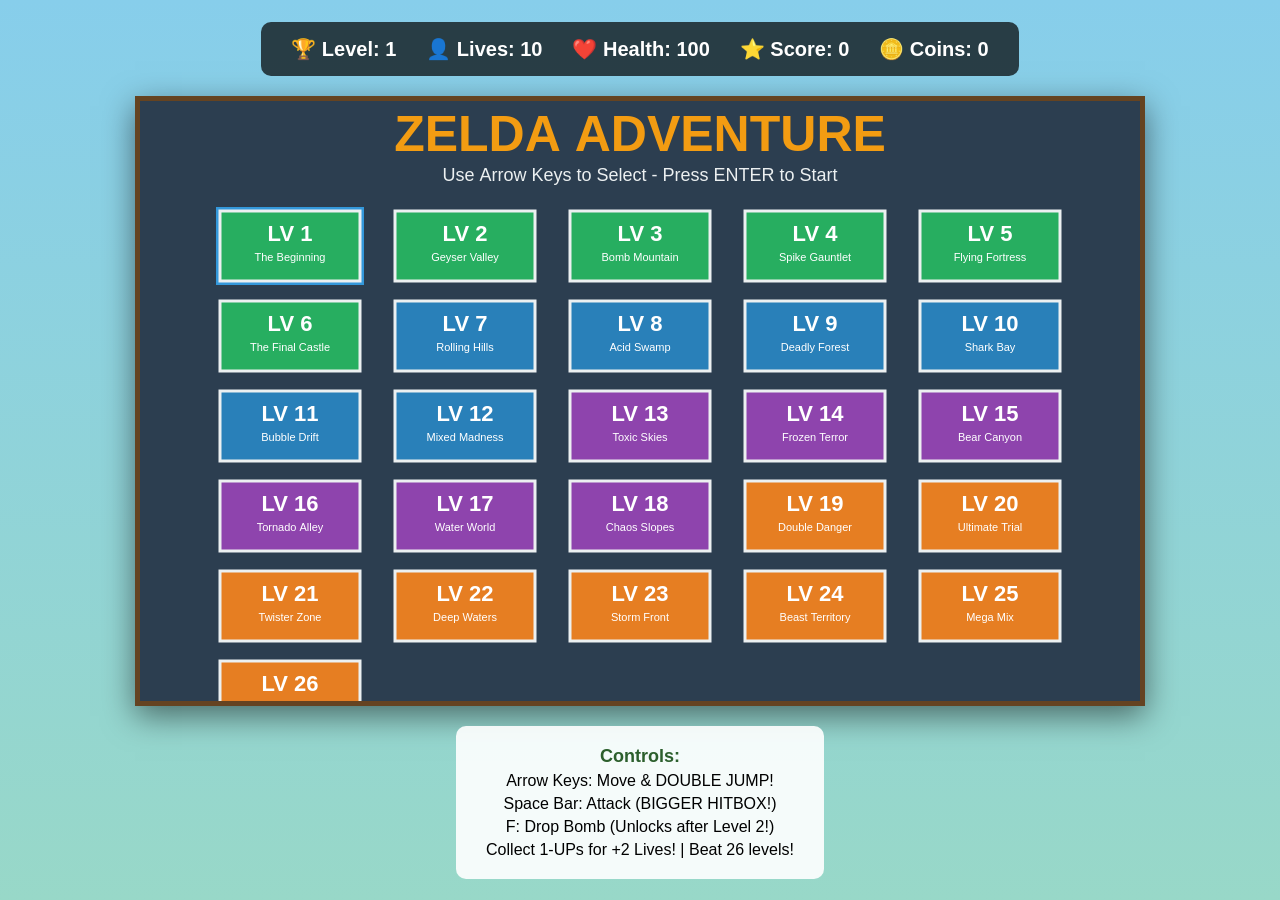
<file: zelda/index.html>
<!DOCTYPE html>
<html lang="en">
<head>
    <meta charset="UTF-8">
    <meta name="viewport" content="width=device-width, initial-scale=1.0">
    <title>Zelda Adventure</title>
    <link rel="stylesheet" href="style.css">
</head>
<body>
    <div class="game-container">
        <div class="hud">
            <div class="level">
                <span>🏆 Level: <span id="level">1</span></span>
            </div>
            <div class="lives">
                <span>👤 Lives: <span id="lives">10</span></span>
            </div>
            <div class="health">
                <span>❤️ Health: <span id="health">100</span></span>
            </div>
            <div class="score">
                <span>⭐ Score: <span id="score">0</span></span>
            </div>
            <div class="coins">
                <span>🪙 Coins: <span id="coins">0</span></span>
            </div>
            <div class="bombs" id="bombDisplay" style="display: none;">
                <span>💣 Bombs: <span id="bombs">0</span></span>
            </div>
        </div>
        <canvas id="gameCanvas"></canvas>
        <div class="controls">
            <p><strong>Controls:</strong></p>
            <p>Arrow Keys: Move & DOUBLE JUMP!</p>
            <p>Space Bar: Attack (BIGGER HITBOX!)</p>
            <p>F: Drop Bomb (Unlocks after Level 2!)</p>
            <p>Collect 1-UPs for +2 Lives! | Beat 26 levels!</p>
        </div>
    </div>
    <script src="game.js"></script>
</body>
</html>
</file>
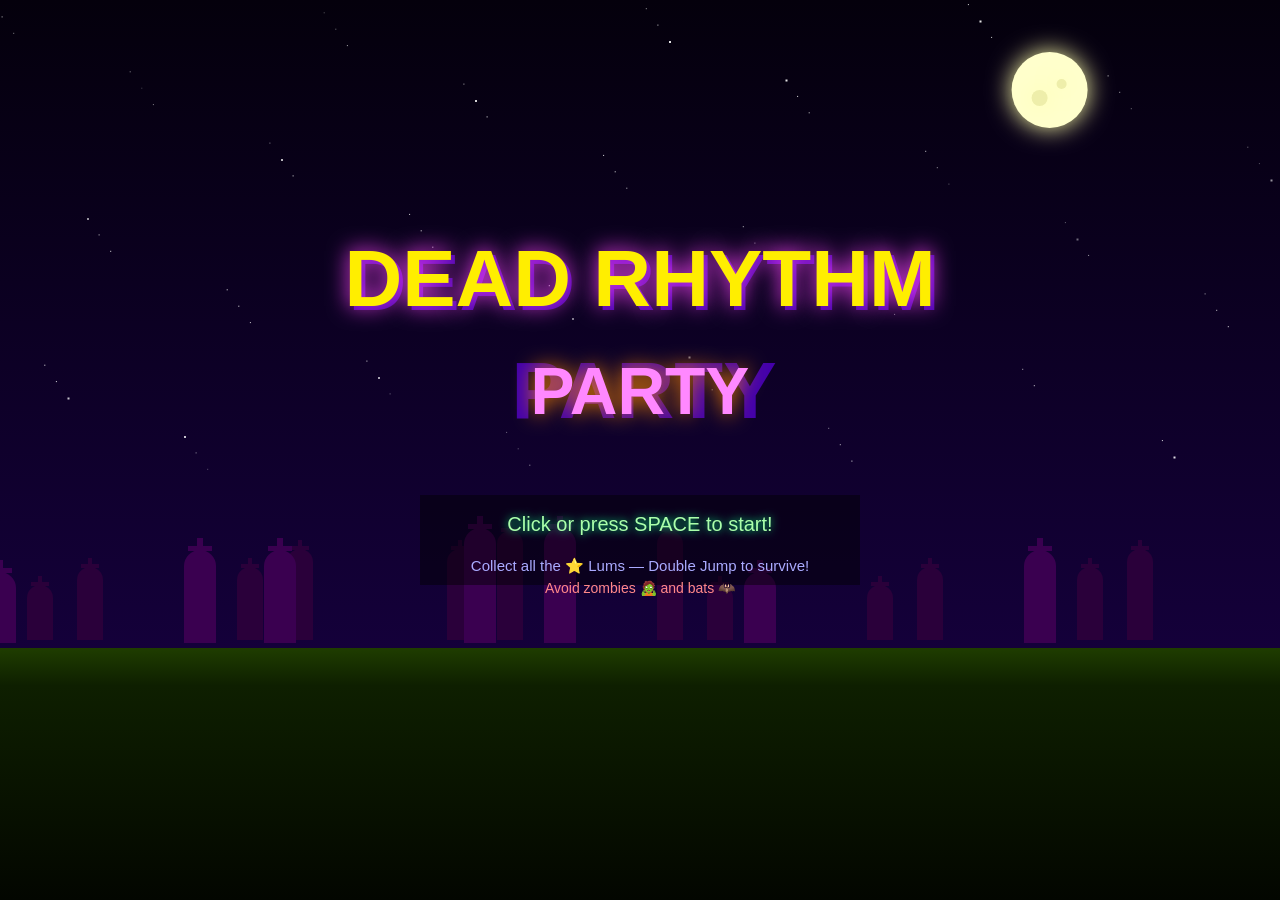
<file: 3d-games/ .html>
<!DOCTYPE html>
<html lang="en">
<head>
<meta charset="UTF-8">
<meta name="viewport" content="width=device-width,initial-scale=1">
<title>Dead Rhythm Party</title>
<style>
*{margin:0;padding:0;box-sizing:border-box;}
body{background:#000;overflow:hidden;}
canvas{display:block;}
</style>
</head>
<body>
<canvas id="c"></canvas>
<script>
const C=document.getElementById('c');
const cx=C.getContext('2d');
function W(){return C.width;} function H(){return C.height;}
C.width=window.innerWidth; C.height=window.innerHeight;
window.onresize=function(){C.width=window.innerWidth;C.height=window.innerHeight;};

// ── Audio (Web Audio API, original procedural music) ──────────────
var audio=null, beatCount=0, nextBeat=0;
var BPM=130, BEAT=60/BPM;
var beatFlash=0, beatTime=0;

function initAudio(){
  audio=new(window.AudioContext||window.webkitAudioContext)();
  nextBeat=audio.currentTime+0.1;
  scheduleBeat();
}

function note(freq,t,dur,vol,type){
  var o=audio.createOscillator(),g=audio.createGain();
  o.type=type||'sine'; o.frequency.setValueAtTime(freq,t);
  o.connect(g); g.connect(audio.destination);
  g.gain.setValueAtTime(vol||0.2,t);
  g.gain.exponentialRampToValueAtTime(0.001,t+dur);
  o.start(t); o.stop(t+dur);
}

function noise(t,dur,vol,hpFreq){
  var buf=audio.createBuffer(1,audio.sampleRate*dur,audio.sampleRate);
  var d=buf.getChannelData(0);
  for(var i=0;i<d.length;i++) d[i]=(Math.random()*2-1)*Math.exp(-i/(audio.sampleRate*dur*0.4));
  var src=audio.createBufferSource(),flt=audio.createBiquadFilter(),g=audio.createGain();
  flt.type='highpass'; flt.frequency.value=hpFreq||200;
  src.buffer=buf; src.connect(flt); flt.connect(g); g.connect(audio.destination);
  g.gain.setValueAtTime(vol||0.3,t); src.start(t); src.stop(t+dur);
}

// Spooky bass line (original minor key melody, 8-step loop)
var BASS=[65,65,78,65,58,65,55,58]; // C2 pattern (Hz approx)
var MELODY_HI=[262,0,330,0,262,220,0,196]; // high synth stab

function scheduleBeat(){
  while(nextBeat<audio.currentTime+0.5){
    var t=nextBeat;
    var step=beatCount%8;
    var half=beatCount%2;
    // Kick on 1,3
    if(beatCount%4===0){
      var ko=audio.createOscillator(),kg=audio.createGain();
      ko.type='sine'; ko.frequency.setValueAtTime(130,t); ko.frequency.exponentialRampToValueAtTime(0.001,t+0.45);
      ko.connect(kg); kg.connect(audio.destination);
      kg.gain.setValueAtTime(0.9,t); kg.gain.exponentialRampToValueAtTime(0.001,t+0.45);
      ko.start(t); ko.stop(t+0.45);
    }
    // Snare on 2,4
    if(beatCount%4===2) noise(t,0.18,0.35,2000);
    // Hi-hat every beat
    noise(t,half===0?0.05:0.025,0.18,9000);
    // Bass synth every 2 beats
    if(half===0) note(BASS[step],t,BEAT*1.8,0.18,'square');
    // Spooky hi synth stabs
    if(MELODY_HI[step]>0) note(MELODY_HI[step],t,BEAT*0.4,0.07,'triangle');
    // Open hi-hat on offbeats
    if(half===1) noise(t,0.08,0.12,10000);

    beatFlash=1.0; beatTime=performance.now();
    nextBeat+=BEAT/2;
    beatCount++;
  }
  setTimeout(scheduleBeat,25);
}

function sfxJump(){
  if(!audio) return;
  note(350,audio.currentTime,0.12,0.14,'square');
  note(550,audio.currentTime+0.06,0.1,0.1,'square');
}
function sfxLum(){
  if(!audio) return;
  note(660,audio.currentTime,0.08,0.15,'triangle');
  note(880,audio.currentTime+0.05,0.08,0.12,'triangle');
}
function sfxDie(){
  if(!audio) return;
  var o=audio.createOscillator(),g=audio.createGain();
  o.type='sawtooth'; o.frequency.setValueAtTime(300,audio.currentTime);
  o.frequency.exponentialRampToValueAtTime(40,audio.currentTime+0.6);
  o.connect(g); g.connect(audio.destination);
  g.gain.setValueAtTime(0.3,audio.currentTime); g.gain.exponentialRampToValueAtTime(0.001,audio.currentTime+0.6);
  o.start(audio.currentTime); o.stop(audio.currentTime+0.6);
}

// ── Level design ──────────────────────────────────────────────────
// Ground segments: [startX, width]. Gaps = space between segments.
// All in absolute world coords. Player/camera scroll left→right.
var GROUND=[];  // {x,w}
var ENEMIES=[];  // {x,y,w,h,type,frame,ft,baseY}
var LUMS=[];     // {x,y,got,ph}
var LEVEL_END=0;

var GY=function(){return H()*0.72;};

function buildLevel(){
  GROUND=[]; ENEMIES=[]; LUMS=[];
  var g=GY();

  // Helper: add ground segment
  function G(x,w){ GROUND.push({x:x,w:w}); }
  // Helper: zombie on current ground
  function Z(x){ ENEMIES.push({x:x,y:0,w:38,h:60,type:'zombie',frame:0,ft:0,baseY:0}); }
  // Helper: bat
  function B(x,yo){ ENEMIES.push({x:x,y:0,w:60,h:28,type:'bat',frame:0,ft:0,baseY:g+(yo||-130)}); }
  // Helper: lum row
  function L(x,n,sp){ for(var i=0;i<n;i++) LUMS.push({x:x+i*(sp||70),y:g-90,got:false,ph:i*0.5}); }

  // Build the level
  G(  -300, 700);   L(200,4,65);
  G(   450, 240);   Z(520);
  G(   740, 180);   L(760,3,60);
  // gap ~120
  G(   960, 200);   B(1020,-130);
  G(  1210, 160);
  // gap ~100
  G(  1410, 300);   Z(1450); Z(1620);  L(1480,4,60);
  G(  1760, 200);   B(1800,-100); B(1900,-150);
  // gap ~150
  G(  2010, 180);
  // gap ~80
  G(  2230, 350);   Z(2280); L(2310,5,65);
  G(  2630, 160);   B(2680,-120);
  // gap ~130
  G(  2840, 200);   Z(2880); B(2980,-90);
  // gap ~100
  G(  3080, 100);
  // gap ~100
  G(  3220, 100);
  // gap ~100
  G(  3360, 300);   Z(3380); Z(3500); L(3400,3,75);
  G(  3710, 200);   B(3740,-140); B(3850,-80);
  // gap ~160
  G(  4010, 180);
  // gap ~90
  G(  4240, 350);   Z(4260); Z(4420); B(4350,-110); L(4280,4,65);
  // gap ~120
  G(  4710, 160);
  // gap ~80
  G(  4930, 120);
  // gap ~80
  G(  5090, 120);
  // gap ~80
  G(  5260, 600);   Z(5280); Z(5440); Z(5600); B(5360,-120); B(5500,-90); L(5300,8,65);
  G(  5920, 200);   B(5950,-130); B(6050,-80);
  // gap ~150
  G(  6220, 200);   Z(6250); B(6350,-100);
  // gap ~200
  G(  6570, 180);
  // gap ~100
  G(  6800, 100);
  // gap ~100
  G(  6940, 100);
  // gap ~100
  G(  7080, 120);
  // gap ~100
  G(  7240, 800);   L(7260,10,65); // final stretch — lots of lums
  LEVEL_END=8100;

  // Set y positions for enemies
  for(var i=0;i<ENEMIES.length;i++){
    var e=ENEMIES[i];
    if(e.type==='zombie'){ e.y=g-e.h; e.baseY=g-e.h; }
    else{ e.baseY=e.baseY||g-130; e.y=e.baseY; }
  }
}

// ── Player ────────────────────────────────────────────────────────
var PL={
  x:150, y:0, vy:0,
  w:36, h:58,
  jumps:0, maxJumps:2,
  alive:true,
  frame:0, ft:0,
  get gy(){ return GY()-this.h; }
};

function playerJump(){
  if(PL.jumps<PL.maxJumps&&PL.alive){
    PL.vy=-680; PL.jumps++; sfxJump();
    spawnParticles(PL.x-camX,PL.y+PL.h,'#aaffaa',5);
  }
}

// ── State ─────────────────────────────────────────────────────────
var state='title';
var camX=0, lumCount=0, totalTime=0, deathT=0, winT=0;
var particles=[];

function startGame(){
  if(!audio) initAudio();
  resetGame();
}
function resetGame(){
  camX=0; lumCount=0; deathT=0; winT=0; particles=[];
  PL.x=150; PL.vy=0; PL.jumps=0; PL.alive=true; PL.frame=0;
  buildLevel();
  PL.y=PL.gy;
  state='playing';
}

// ── Input ─────────────────────────────────────────────────────────
var pressed={};
document.addEventListener('keydown',function(e){
  if(pressed[e.code]) return;
  pressed[e.code]=true;
  if(e.code==='Space'||e.code==='ArrowUp'){e.preventDefault();}
  if(state==='title'){startGame();return;}
  if(state==='dead'||state==='win'){resetGame();return;}
  if(e.code==='Space'||e.code==='ArrowUp') playerJump();
});
document.addEventListener('keyup',function(e){pressed[e.code]=false;});
document.addEventListener('pointerdown',function(){
  if(state==='title'){startGame();return;}
  if(state==='dead'||state==='win'){resetGame();return;}
  playerJump();
});

// ── Particles ─────────────────────────────────────────────────────
function spawnParticles(x,y,col,n){
  for(var i=0;i<n;i++){
    var a=Math.random()*Math.PI*2, sp=60+Math.random()*180;
    particles.push({x:x,y:y,vx:Math.cos(a)*sp,vy:Math.sin(a)*sp-80,life:1,col:col,r:3+Math.random()*5});
  }
}

// ── Ground check ─────────────────────────────────────────────────
function onGround(wx){
  for(var i=0;i<GROUND.length;i++){
    var g=GROUND[i];
    if(wx>g.x&&wx<g.x+g.w) return true;
  }
  return false;
}

// ── Update ────────────────────────────────────────────────────────
var RUN_SPEED=290;
var lastT=0;

function update(dt){
  totalTime+=dt;
  beatFlash=Math.max(0,beatFlash-dt*7);

  if(state!=='playing') return;

  // Camera / player run
  camX+=RUN_SPEED*dt;
  PL.x=camX+150; // fixed screen x

  // Gravity
  PL.vy+=1900*dt;
  PL.y+=PL.vy*dt;

  // Ground collision
  if(onGround(PL.x)){
    if(PL.y>=PL.gy){
      PL.y=PL.gy; PL.vy=0; PL.jumps=0;
    }
  }

  // Fall into gap = die
  if(PL.y>H()+80) killPlayer();

  // Win
  if(camX>LEVEL_END-150&&PL.alive){ state='win'; winT=0; }

  // Animation
  PL.ft+=dt;
  if(PL.ft>0.07){PL.ft=0;PL.frame=(PL.frame+1)%8;}

  // Obstacles
  for(var i=0;i<ENEMIES.length;i++){
    var e=ENEMIES[i];
    e.ft+=dt;
    if(e.ft>0.07){e.ft=0;e.frame++;}
    if(e.type==='bat') e.y=e.baseY+Math.sin(totalTime*3+i)*28;

    // Collision with player
    if(!PL.alive) continue;
    var ex=e.x-camX;
    var ey=e.y;
    var pw=PL.x-camX, py=PL.y;
    if(Math.abs(pw-ex)<(PL.w/2+e.w/2)-6 && Math.abs((py+PL.h/2)-(ey+e.h/2))<(PL.h/2+e.h/2)-8){
      killPlayer();
    }
  }

  // Lums
  for(var j=0;j<LUMS.length;j++){
    var lum=LUMS[j];
    if(lum.got) continue;
    var lsx=lum.x-camX;
    var lsy=lum.y;
    if(Math.abs(PL.x-camX-lsx)<32&&Math.abs(PL.y+PL.h/2-lsy)<32){
      lum.got=true; lumCount++; sfxLum();
      spawnParticles(lsx,lsy,'#ffee00',8);
    }
  }

  // Particles
  for(var k=particles.length-1;k>=0;k--){
    var p=particles[k];
    p.x+=p.vx*dt; p.y+=p.vy*dt;
    p.vy+=600*dt; p.life-=dt*2;
    if(p.life<=0) particles.splice(k,1);
  }

  if(state==='dead') deathT+=dt;
  if(state==='win') winT+=dt;
}

function killPlayer(){
  if(!PL.alive) return;
  PL.alive=false; state='dead'; sfxDie();
  spawnParticles(PL.x-camX,PL.y+PL.h/2,'#ff4400',25);
}

// ── Drawing ───────────────────────────────────────────────────────
function drawBg(){
  var w=W(),h=H(),g=GY();
  // Sky
  var sky=cx.createLinearGradient(0,0,0,g);
  sky.addColorStop(0,'#04000c'); sky.addColorStop(1,'#14003a');
  cx.fillStyle=sky; cx.fillRect(0,0,w,h);

  // Stars
  cx.fillStyle='#fff';
  for(var i=0;i<80;i++){
    var sx=((i*139.7+camX*0.03)%(w+20)+w+20)%(w+20)-10;
    var sy=(i*71.3)%(h*0.55);
    var sa=0.3+0.7*Math.abs(Math.sin(totalTime*1.5+i*0.8));
    cx.globalAlpha=sa*0.9;
    cx.fillRect(sx,sy,i%5===0?2:1,i%5===0?2:1);
  }
  cx.globalAlpha=1;

  // Moon
  var mp=beatFlash*12;
  cx.shadowColor='#ffffaa'; cx.shadowBlur=25+mp;
  cx.fillStyle='#ffffcc';
  cx.beginPath(); cx.arc(w*0.82,h*0.1,38+mp*0.3,0,Math.PI*2); cx.fill();
  // Moon craters
  cx.fillStyle='#eeeeaa';
  cx.beginPath(); cx.arc(w*0.82-10,h*0.1+8,8,0,Math.PI*2); cx.fill();
  cx.beginPath(); cx.arc(w*0.82+12,h*0.1-6,5,0,Math.PI*2); cx.fill();
  cx.shadowBlur=0;

  // Far tombstones (slowest parallax)
  cx.fillStyle='#2a003a';
  for(var ti=0;ti<14;ti++){
    var tx=((ti*210-camX*0.12)%(w+240)+w+240)%(w+240)-120;
    var ty=g-8; var th=42+(ti%4)*18;
    cx.fillRect(tx-13,ty-th,26,th);
    // arch top
    cx.beginPath(); cx.arc(tx,ty-th,13,Math.PI,0); cx.fill();
    // cross
    cx.fillRect(tx-2,ty-th-22,4,18); cx.fillRect(tx-9,ty-th-16,18,4);
  }

  // Mid tombstones
  cx.fillStyle='#3a0050';
  for(var mi=0;mi<9;mi++){
    var mx=((mi*280+40-camX*0.28)%(w+320)+w+320)%(w+320)-120;
    var my=g-5; var mh=55+(mi%3)*22;
    cx.fillRect(mx-16,my-mh,32,mh);
    cx.beginPath(); cx.arc(mx,my-mh,16,Math.PI,0); cx.fill();
    cx.fillRect(mx-3,my-mh-28,6,24); cx.fillRect(mx-12,my-mh-20,24,5);
  }

  // Ground
  var gg=cx.createLinearGradient(0,g,0,h);
  gg.addColorStop(0,'#1f3d00'); gg.addColorStop(0.15,'#0e1f00'); gg.addColorStop(1,'#030600');
  cx.fillStyle=gg; cx.fillRect(0,g,w,h-g);
}

function drawGround(){
  var g=GY(),w=W(),h=H();
  for(var i=0;i<GROUND.length;i++){
    var seg=GROUND[i];
    var sx=seg.x-camX;
    if(sx>w+20||sx+seg.w<-20) continue;
    // Dirt
    cx.fillStyle='#1f3500'; cx.fillRect(sx,g,seg.w,h-g);
    // Grass strip
    cx.fillStyle='#2a7a00'; cx.fillRect(sx,g-5,seg.w,5);
    // Beat-pulse grass edge
    if(beatFlash>0.2){
      cx.fillStyle='rgba(80,255,80,'+(beatFlash*0.35)+')';
      cx.fillRect(sx,g-5,seg.w,5);
    }
    // Grass tufts
    cx.fillStyle='#3a9900';
    for(var t=0;t<seg.w;t+=30){
      cx.fillRect(sx+t,g-8,4,3); cx.fillRect(sx+t+10,g-7,3,2);
    }
  }
}

function drawPlayer(){
  if(!PL.alive&&deathT>0.15) return;
  if(!PL.alive&&Math.floor(deathT*12)%2===0) return;

  var sx=PL.x-camX, sy=PL.y;
  var t=(PL.frame/8);
  var run=Math.sin(t*Math.PI*2);
  var onG=PL.y>=PL.gy-2;

  // Beat glow
  if(beatFlash>0.5){cx.shadowColor='#ffff00';cx.shadowBlur=20;}

  // LEGS (floating, separated from body like Rayman)
  var legL=onG?run*18:0, legR=onG?-run*18:0;
  cx.fillStyle='#1a2a88';
  // Left leg
  cx.beginPath();
  cx.roundRect(sx-14+legL*0.4,sy+32,12,22,4);
  cx.fill();
  // Right leg
  cx.beginPath();
  cx.roundRect(sx+2+legR*0.4,sy+32,12,22,4);
  cx.fill();
  // Shoes
  cx.fillStyle='#ffaa00';
  cx.fillRect(sx-17+legL*0.4,sy+52,16,8);
  cx.fillRect(sx-1+legR*0.4,sy+52,16,8);

  // BODY (torso, no neck like Rayman)
  cx.fillStyle='#dd5500';
  cx.beginPath(); cx.ellipse(sx,sy+22,17,18,0,0,Math.PI*2); cx.fill();
  // Shirt detail
  cx.fillStyle='#ff8800';
  cx.fillRect(sx-10,sy+14,20,8);

  // HANDS (floating, detached)
  cx.fillStyle='#ffddaa';
  var handSwL=onG?Math.sin(t*Math.PI*2+1)*10:0;
  var handSwR=onG?Math.sin(t*Math.PI*2)*10:0;
  cx.shadowColor='#ffddaa'; cx.shadowBlur=6;
  cx.beginPath(); cx.ellipse(sx-26,sy+18+handSwL,8,8,0,0,Math.PI*2); cx.fill();
  cx.beginPath(); cx.ellipse(sx+26,sy+18+handSwR,8,8,0,0,Math.PI*2); cx.fill();
  cx.shadowBlur=0;

  // HEAD (floating above body, detached)
  cx.fillStyle='#ffddaa';
  cx.beginPath(); cx.ellipse(sx,sy+3,17,17,0,0,Math.PI*2); cx.fill();

  // Hair / helmet (spiky purple)
  cx.fillStyle='#7722cc';
  cx.fillRect(sx-17,sy-12,34,14);
  cx.beginPath(); cx.arc(sx,sy-12,17,Math.PI,0); cx.fill();
  // Spikes
  cx.fillStyle='#8833dd';
  cx.beginPath(); cx.moveTo(sx-12,sy-12); cx.lineTo(sx-8,sy-22); cx.lineTo(sx-4,sy-12); cx.fill();
  cx.beginPath(); cx.moveTo(sx-2,sy-12); cx.lineTo(sx+2,sy-24); cx.lineTo(sx+6,sy-12); cx.fill();
  cx.beginPath(); cx.moveTo(sx+8,sy-12); cx.lineTo(sx+12,sy-20); cx.lineTo(sx+16,sy-12); cx.fill();

  // Eyes
  cx.fillStyle='#fff';
  cx.beginPath(); cx.ellipse(sx-7,sy+2,5,5,0,0,Math.PI*2); cx.fill();
  cx.beginPath(); cx.ellipse(sx+7,sy+2,5,5,0,0,Math.PI*2); cx.fill();
  cx.fillStyle='#1133ff';
  cx.beginPath(); cx.ellipse(sx-7,sy+3,3,3,0,0,Math.PI*2); cx.fill();
  cx.beginPath(); cx.ellipse(sx+7,sy+3,3,3,0,0,Math.PI*2); cx.fill();
  cx.fillStyle='#000';
  cx.beginPath(); cx.ellipse(sx-6,sy+2,1.5,1.5,0,0,Math.PI*2); cx.fill();
  cx.beginPath(); cx.ellipse(sx+8,sy+2,1.5,1.5,0,0,Math.PI*2); cx.fill();

  // Scarf
  cx.fillStyle='#ff2200';
  cx.fillRect(sx-14,sy+16,28,7);
  cx.fillRect(sx+6,sy+20,6,16); // dangling end

  cx.shadowBlur=0;
}

function drawZombie(e){
  var sx=e.x-camX, sy=e.y;
  var bob=Math.sin(e.frame*0.45)*4;
  var lurch=Math.sin(e.frame*0.22)*6;
  // Body
  cx.fillStyle='#2d6622'; cx.fillRect(sx-14+lurch,sy+bob+15,28,38);
  // Torn shirt
  cx.fillStyle='#224d18'; cx.fillRect(sx-10+lurch,sy+bob+18,20,20);
  // Head
  cx.fillStyle='#44aa44';
  cx.beginPath(); cx.ellipse(sx+lurch,sy+bob,16,16,0.15,0,Math.PI*2); cx.fill();
  // Rotting face
  cx.fillStyle='#33882a'; cx.fillRect(sx-8+lurch,sy+bob-4,16,10);
  // Glowing red eyes
  cx.fillStyle='#ff2200'; cx.shadowColor='#ff0000'; cx.shadowBlur=8;
  cx.fillRect(sx-8+lurch,sy+bob-3,6,5); cx.fillRect(sx+2+lurch,sy+bob-3,6,5);
  cx.shadowBlur=0;
  // Outstretched arms
  cx.fillStyle='#2d6622';
  cx.fillRect(sx-38+lurch,sy+bob+18,26,9); // left arm
  cx.fillRect(sx+14+lurch,sy+bob+18,26,9); // right arm
  // Hands (claws)
  cx.fillStyle='#44aa44';
  cx.fillRect(sx-42+lurch,sy+bob+15,8,14);
  cx.fillRect(sx+36+lurch,sy+bob+15,8,14);
  // Legs
  var ls=Math.sin(e.frame*0.35)*10;
  cx.fillStyle='#1a4010';
  cx.fillRect(sx-13+lurch+ls,sy+bob+52,11,22); cx.fillRect(sx+2+lurch-ls,sy+bob+52,11,22);
}

function drawBat(e){
  var sx=e.x-camX, sy=e.y;
  var flap=Math.sin(e.frame*0.55)*22;
  // Body
  cx.fillStyle='#1a0028';
  cx.beginPath(); cx.ellipse(sx,sy,10,8,0,0,Math.PI*2); cx.fill();
  // Wings
  cx.fillStyle='#2a0044';
  // Left wing
  cx.beginPath();
  cx.moveTo(sx-10,sy); cx.quadraticCurveTo(sx-32,sy-flap,sx-46,sy+4);
  cx.quadraticCurveTo(sx-28,sy+10,sx-10,sy+5); cx.fill();
  // Right wing
  cx.beginPath();
  cx.moveTo(sx+10,sy); cx.quadraticCurveTo(sx+32,sy-flap,sx+46,sy+4);
  cx.quadraticCurveTo(sx+28,sy+10,sx+10,sy+5); cx.fill();
  // Eyes
  cx.fillStyle='#ff4400'; cx.shadowColor='#ff4400'; cx.shadowBlur=6;
  cx.fillRect(sx-6,sy-3,4,4); cx.fillRect(sx+2,sy-3,4,4);
  cx.shadowBlur=0;
  // Fangs
  cx.fillStyle='#fff'; cx.fillRect(sx-4,sy+6,3,5); cx.fillRect(sx+1,sy+6,3,5);
}

function drawLums(){
  for(var i=0;i<LUMS.length;i++){
    var lum=LUMS[i];
    if(lum.got) continue;
    var sx=lum.x-camX;
    if(sx<-30||sx>W()+30) continue;
    var bob=Math.sin(totalTime*4+lum.ph)*7;
    var sy=lum.y+bob;
    var pulse=0.85+Math.sin(totalTime*6+lum.ph)*0.15;
    var r=11*pulse;
    // Outer glow
    cx.shadowColor='#ffee00'; cx.shadowBlur=16;
    cx.fillStyle='#ffdd00';
    cx.beginPath(); cx.arc(sx,sy,r,0,Math.PI*2); cx.fill();
    cx.shadowBlur=0;
    // Inner bright
    cx.fillStyle='#ffffff';
    cx.beginPath(); cx.arc(sx-3,sy-3,r*0.35,0,Math.PI*2); cx.fill();
    // Star rays
    cx.strokeStyle='#ffee00'; cx.lineWidth=2; cx.globalAlpha=0.6;
    for(var ri=0;ri<4;ri++){
      var a=ri*Math.PI/2+totalTime*1.5;
      cx.beginPath(); cx.moveTo(sx+Math.cos(a)*(r+2),sy+Math.sin(a)*(r+2));
      cx.lineTo(sx+Math.cos(a)*(r+8),sy+Math.sin(a)*(r+8)); cx.stroke();
    }
    cx.globalAlpha=1; cx.lineWidth=1;
  }
}

function drawParticles(){
  for(var i=0;i<particles.length;i++){
    var p=particles[i];
    cx.globalAlpha=p.life;
    cx.fillStyle=p.col;
    cx.shadowColor=p.col; cx.shadowBlur=8;
    cx.beginPath(); cx.arc(p.x,p.y,p.r*p.life,0,Math.PI*2); cx.fill();
  }
  cx.globalAlpha=1; cx.shadowBlur=0;
}

function drawHUD(){
  var w=W(),h=H();
  // Lum count
  cx.shadowColor='#ffee00'; cx.shadowBlur=10;
  cx.fillStyle='#ffee00'; cx.font='bold 26px Arial';
  cx.fillText('⭐ '+lumCount+' / '+LUMS.length,18,42);
  cx.shadowBlur=0;

  // Progress bar
  var prog=Math.min(Math.max(camX,0)/LEVEL_END,1);
  cx.fillStyle='rgba(0,0,0,0.55)'; cx.fillRect(w/2-160,12,320,22);
  var bg=cx.createLinearGradient(w/2-160,0,w/2+160,0);
  bg.addColorStop(0,'#8800ff'); bg.addColorStop(1,'#ff00cc');
  cx.fillStyle=bg; cx.fillRect(w/2-160,12,320*prog,22);
  cx.strokeStyle='#ffffff33'; cx.lineWidth=1; cx.strokeRect(w/2-160,12,320,22);
  cx.fillStyle='#fff'; cx.font='11px Arial'; cx.textAlign='center';
  cx.fillText(Math.round(prog*100)+'%',w/2,27); cx.textAlign='left';

  // Controls
  cx.fillStyle='rgba(255,255,255,0.45)'; cx.font='13px Arial';
  cx.fillText('SPACE / CLICK = Jump  (Double Jump!)',14,h-12);
}

function drawTitle(){
  drawBg();
  var w=W(),h=H();
  var pulse=Math.sin(totalTime*3)*0.08+1;
  // Shadow text
  cx.textAlign='center';
  cx.fillStyle='#4400aa';
  cx.font='bold '+(w<600?52:80)+'px Arial';
  cx.fillText('DEAD RHYTHM',w/2+4,h*0.34+4);
  cx.fillText('PARTY',w/2+4,h*0.46+4);
  // Main text
  cx.shadowColor='#ff44ff'; cx.shadowBlur=30+Math.sin(totalTime*4)*10;
  cx.fillStyle='#ffee00';
  cx.font='bold '+(w<600?52:80)+'px Arial';
  cx.fillText('DEAD RHYTHM',w/2,h*0.34);
  cx.shadowColor='#ff8800'; cx.shadowBlur=20;
  cx.fillStyle='#ff88ff';
  cx.font='bold '+(w<600?44:66)+'px Arial';
  cx.fillText('PARTY',w/2,h*0.46);
  cx.shadowBlur=0;

  cx.fillStyle='rgba(0,0,0,0.45)';
  cx.fillRect(w/2-220,h*0.55,440,90);
  cx.fillStyle='#aaffaa'; cx.font='20px Arial'; cx.shadowColor='#00ff88'; cx.shadowBlur=8;
  cx.fillText('Click or press SPACE to start!',w/2,h*0.59);
  cx.shadowBlur=0;
  cx.fillStyle='#aaaaff'; cx.font='15px Arial';
  cx.fillText('Collect all the ⭐ Lums — Double Jump to survive!',w/2,h*0.61+22);
  cx.fillStyle='#ff8888'; cx.font='14px Arial';
  cx.fillText('Avoid zombies 🧟 and bats 🦇',w/2,h*0.61+44);
  cx.textAlign='left';
}

function drawDead(){
  drawBg(); drawGround();
  drawLums();
  for(var i=0;i<ENEMIES.length;i++){
    var e=ENEMIES[i], sx=e.x-camX;
    if(sx<-100||sx>W()+100) continue;
    if(e.type==='zombie') drawZombie(e); else drawBat(e);
  }
  drawParticles();
  cx.fillStyle='rgba(150,0,0,'+Math.min(deathT*0.8,0.65)+')';
  cx.fillRect(0,0,W(),H());
  if(deathT>0.4){
    cx.textAlign='center';
    cx.fillStyle='#fff'; cx.shadowColor='#ff0000'; cx.shadowBlur=25;
    cx.font='bold '+(W()<600?52:70)+'px Arial';
    cx.fillText('YOU DIED',W()/2,H()*0.4);
    cx.shadowBlur=0;
    cx.fillStyle='#ffaaaa'; cx.font='22px Arial';
    cx.fillText('⭐ '+lumCount+' Lums collected',W()/2,H()*0.52);
    cx.fillStyle='#aaaaaa'; cx.font='18px Arial';
    cx.fillText('Click or Space to try again',W()/2,H()*0.6);
    cx.textAlign='left';
  }
}

function drawWin(){
  drawBg(); drawGround(); drawLums(); drawParticles();
  var pulse=1+Math.sin(winT*4)*0.05;
  cx.textAlign='center';
  cx.fillStyle='rgba(0,40,0,0.7)'; cx.fillRect(0,0,W(),H());
  cx.shadowColor='#ffee00'; cx.shadowBlur=35+Math.sin(winT*5)*8;
  cx.fillStyle='#ffee00'; cx.font='bold '+(W()<600?52:76)+'px Arial';
  cx.fillText('YOU ESCAPED! 🎉',W()/2,H()*0.36);
  cx.shadowBlur=0;
  var star=lumCount===LUMS.length?'⭐ PERFECT! ⭐':'';
  cx.fillStyle='#aaffaa'; cx.font='bold 30px Arial';
  cx.fillText('Lums: '+lumCount+' / '+LUMS.length+'  '+star,W()/2,H()*0.5);
  cx.fillStyle='#ffffff'; cx.font='20px Arial';
  cx.fillText('Click or Space to play again',W()/2,H()*0.6);
  cx.textAlign='left';
}

// ── Main loop ─────────────────────────────────────────────────────
function loop(ts){
  requestAnimationFrame(loop);
  var dt=Math.min((ts-lastT)/1000,0.05); lastT=ts;
  update(dt);

  // Beat screen flash overlay
  if(beatFlash>0){
    cx.fillStyle='rgba(80,0,160,'+(beatFlash*0.07)+')';
    cx.fillRect(0,0,W(),H());
  }

  if(state==='title'){ drawTitle(); return; }
  if(state==='dead'){ drawDead(); drawHUD(); return; }
  if(state==='win'){ drawWin(); return; }

  // Playing
  cx.clearRect(0,0,W(),H());
  drawBg();
  drawGround();
  drawLums();
  for(var i=0;i<ENEMIES.length;i++){
    var e=ENEMIES[i], sx=e.x-camX;
    if(sx<-120||sx>W()+120) continue;
    if(e.type==='zombie') drawZombie(e); else drawBat(e);
  }
  drawPlayer();
  drawParticles();
  drawHUD();

  // Beat flash (on top of everything)
  if(beatFlash>0.6){
    cx.fillStyle='rgba(255,255,255,'+(beatFlash-0.6)*0.12+')';
    cx.fillRect(0,0,W(),H());
  }
}

requestAnimationFrame(function(ts){lastT=ts; requestAnimationFrame(loop);});
</script>
</body>
</html>
</file>
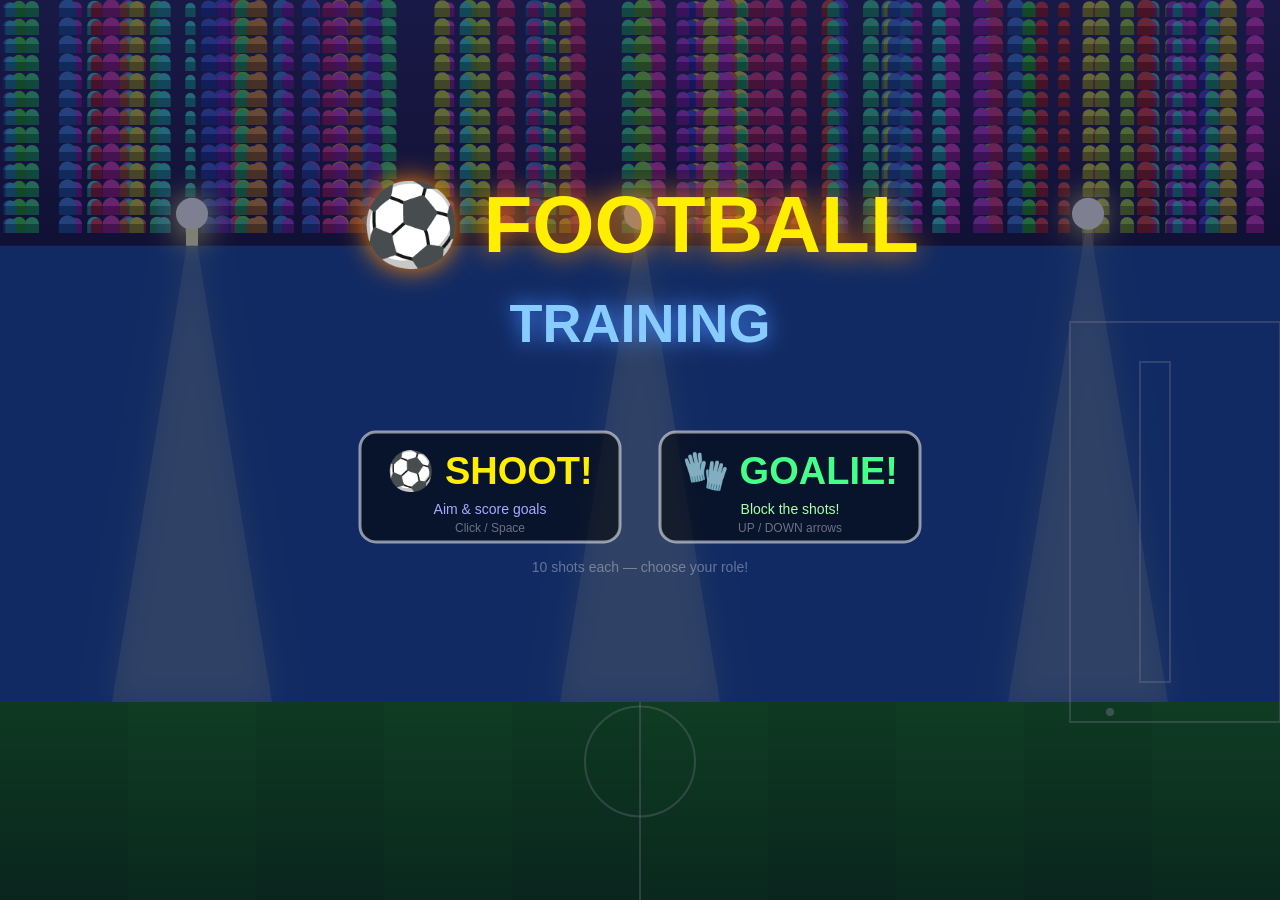
<file: 3d-games/football-training.html>
<!DOCTYPE html>
<html lang="en">
<head>
<meta charset="UTF-8">
<meta name="viewport" content="width=device-width,initial-scale=1">
<title>Football Training</title>
<style>
*{margin:0;padding:0;box-sizing:border-box;}
body{background:#000;overflow:hidden;cursor:crosshair;}
canvas{display:block;}
</style>
</head>
<body>
<canvas id="c"></canvas>
<script>
const C=document.getElementById('c');
const cx=C.getContext('2d');
function W(){return C.width;} function H(){return C.height;}
C.width=window.innerWidth; C.height=window.innerHeight;
window.onresize=function(){C.width=window.innerWidth;C.height=window.innerHeight;resetPositions();};

// ── Layout helpers ─────────────────────────────────────────────────
function GY(){return H()*0.78;}       // ground y
function GOALX(){return W()-110;}      // goal post x
function GOALTOP(){return H()*0.38;}   // top of goal
function GOALBOT(){return GY();}       // bottom of goal
function GOALH(){return GOALBOT()-GOALTOP();}
function GOALW(){return 22;}           // post thickness
function NETDEPTH(){return 80;}        // how far net extends behind post
var PLAYER_X=170;

// ── Audio ─────────────────────────────────────────────────────────
var audio=null;
function initAudio(){audio=new(window.AudioContext||window.webkitAudioContext)();}
function tone(freq,t,dur,vol,type){
  if(!audio) return;
  var o=audio.createOscillator(),g=audio.createGain();
  o.type=type||'sine'; o.frequency.setValueAtTime(freq,t);
  o.connect(g); g.connect(audio.destination);
  g.gain.setValueAtTime(vol||0.2,t); g.gain.exponentialRampToValueAtTime(0.001,t+dur);
  o.start(t); o.stop(t+dur);
}
function sfxKick(){
  if(!audio)return; var t=audio.currentTime;
  var buf=audio.createBuffer(1,audio.sampleRate*0.15,audio.sampleRate);
  var d=buf.getChannelData(0);
  for(var i=0;i<d.length;i++) d[i]=(Math.random()*2-1)*Math.exp(-i/(audio.sampleRate*0.04));
  var src=audio.createBufferSource(),g=audio.createGain();
  src.buffer=buf; src.connect(g); g.connect(audio.destination);
  g.gain.setValueAtTime(0.6,t); src.start(t);
}
function sfxBounce(){
  if(!audio)return;
  tone(180,audio.currentTime,0.12,0.25,'sine');
}
function sfxGoal(){
  if(!audio)return; var t=audio.currentTime;
  [523,659,784,1047].forEach(function(f,i){tone(f,t+i*0.1,0.2,0.25,'square');});
  tone(1047,t+0.4,0.4,0.2,'triangle');
}
function sfxMiss(){
  if(!audio)return; var t=audio.currentTime;
  tone(300,t,0.15,0.2,'sawtooth');
  tone(180,t+0.12,0.25,0.2,'sawtooth');
}
function sfxStar(){
  if(!audio)return; var t=audio.currentTime;
  tone(880,t,0.08,0.2,'triangle'); tone(1320,t+0.06,0.1,0.15,'triangle');
}
function sfxPowerUp(){
  if(!audio)return; var t=audio.currentTime;
  tone(200+powerLevel*400,t,0.04,0.06,'square');
}
function sfxSave(){
  if(!audio)return; var t=audio.currentTime;
  tone(150,t,0.2,0.3,'sawtooth'); tone(120,t+0.15,0.2,0.2,'sawtooth');
}

// ── Background Music (HEAVY METAL 🤘) ─────────────────────────────
var musicPlaying=false,musicTimer=null,musicIdx=0,musicT=0,drumT=0,drumIdx=0;
var BPM=200, B=60/200;

// Heavy metal riff — [freq_hz, beats, vol]  freq=0=rest
var SONG=[
  // RIFF A — chunky E power chord gallop
  [164,0.5,0.22],[164,0.25,0.2],[164,0.25,0.2],[196,0.25,0.22],[220,0.25,0.22],[0,0.5,0],
  [164,0.5,0.22],[164,0.25,0.2],[164,0.25,0.2],[146,0.25,0.2],[164,0.5,0.22],[0,0.25,0],
  [164,0.5,0.22],[164,0.25,0.2],[164,0.25,0.2],[196,0.25,0.22],[220,0.25,0.22],[0,0.5,0],
  [164,0.5,0.22],[146,0.25,0.2],[130,0.25,0.2],[110,1,0.25],[0,0.5,0],
  // RIFF B — higher angry riff
  [329,0.5,0.2],[329,0.25,0.18],[329,0.25,0.18],[349,0.25,0.2],[392,0.25,0.2],[0,0.5,0],
  [329,0.5,0.2],[293,0.25,0.18],[261,0.25,0.18],[246,0.5,0.18],[220,0.5,0.2],[0,0.5,0],
  // SHRED SOLO — blazing run up
  [220,0.25,0.16],[246,0.25,0.16],[261,0.25,0.16],[293,0.25,0.16],
  [329,0.25,0.16],[349,0.25,0.16],[392,0.25,0.16],[440,0.25,0.16],
  [494,0.25,0.16],[523,0.25,0.16],[587,0.25,0.16],[659,0.25,0.16],
  [698,0.5,0.18],[784,0.5,0.18],[659,0.5,0.16],[0,0.5,0],
  // DIVE — screaming whammy dive bomb down
  [880,0.25,0.16],[830,0.25,0.14],[784,0.25,0.14],[740,0.25,0.14],
  [698,0.25,0.14],[659,0.25,0.14],[587,0.25,0.14],[523,0.25,0.14],
  [494,0.25,0.14],[440,0.25,0.14],[392,0.25,0.14],[329,0.25,0.14],
  [293,1,0.2],[0,0.5,0],
  // BREAKDOWN — slow heavy chug
  [164,0.75,0.25],[0,0.25,0],[164,0.75,0.25],[0,0.25,0],
  [196,0.75,0.22],[0,0.25,0],[220,0.75,0.22],[0,0.25,0],
  [164,0.75,0.25],[0,0.25,0],[146,0.75,0.22],[0,0.25,0],
  [130,1.5,0.25],[0,0.5,0],
  // OUTRO — big climax riff
  [164,0.5,0.22],[164,0.25,0.2],[164,0.25,0.2],[196,0.25,0.22],[220,0.25,0.22],[0,0.5,0],
  [110,0.25,0.22],[164,0.25,0.22],[220,0.25,0.22],[329,0.25,0.22],
  [440,1.5,0.25],[0,1,0],
];

// Drum pattern per 8th note: k=kick, s=snare, .=rest
var DRUMS='k.s.k.s.k.k.s.k.k.s.k.s.ks.k.';

function playKick(t){
  if(!audio)return;
  var o=audio.createOscillator(),g=audio.createGain();
  o.type='sine';
  o.frequency.setValueAtTime(180,t);
  o.frequency.exponentialRampToValueAtTime(40,t+0.12);
  o.connect(g); g.connect(audio.destination);
  g.gain.setValueAtTime(0.9,t); g.gain.exponentialRampToValueAtTime(0.001,t+0.18);
  o.start(t); o.stop(t+0.18);
}
function playSnare(t){
  if(!audio)return;
  var buf=audio.createBuffer(1,Math.floor(audio.sampleRate*0.12),audio.sampleRate);
  var d=buf.getChannelData(0);
  for(var i=0;i<d.length;i++) d[i]=(Math.random()*2-1)*Math.exp(-i/(audio.sampleRate*0.04));
  var src=audio.createBufferSource(),g=audio.createGain();
  src.buffer=buf; src.connect(g); g.connect(audio.destination);
  g.gain.setValueAtTime(0.5,t); src.start(t);
  tone(220,t,0.06,0.18,'square');
}

function startMusic(){
  if(!audio||musicPlaying) return;
  musicPlaying=true; musicIdx=0; drumIdx=0;
  musicT=audio.currentTime+0.05;
  drumT=audio.currentTime+0.05;
  tickMusic();
}
function tickMusic(){
  if(!musicPlaying||!audio) return;
  while(musicT<audio.currentTime+0.8){
    var n=SONG[musicIdx%SONG.length];
    if(n[0]>0){
      // Distorted guitar: sawtooth + octave harmonic
      tone(n[0],musicT,B*n[1]*0.65,n[2],'sawtooth');
      tone(n[0]*2,musicT,B*n[1]*0.5,n[2]*0.25,'sawtooth');
      // Heavy bass one octave down
      tone(n[0]/2,musicT,B*n[1]*0.7,n[2]*0.5,'sawtooth');
    }
    musicT+=B*n[1]; musicIdx++;
  }
  while(drumT<audio.currentTime+0.8){
    var d=DRUMS[drumIdx%DRUMS.length];
    if(d==='k') playKick(drumT);
    else if(d==='s') playSnare(drumT);
    drumT+=B*0.5; drumIdx++;
  }
  musicTimer=setTimeout(tickMusic,200);
}
function stopMusic(){
  musicPlaying=false;
  if(musicTimer){clearTimeout(musicTimer);musicTimer=null;}
}

// ── Game state ─────────────────────────────────────────────────────
var state='title'; // title, playing, gameover
var gameMode='shooter'; // 'shooter' or 'goalie'
var score=0, shotsLeft=10, totalGoals=0;
var phase='ready'; // ready, aiming, flying, result
var resultTimer=0, resultMsg='', resultColor='#fff';
var totalTime=0;
var particles=[];
var crowdCheering=0;

// ── Goalie mode state ──────────────────────────────────────────────
var goalieShots=0, goalieSaves=0, goalieConced=0;
var shotTimer=0;
var GOALIE_SHOT_INTERVAL=2.8;
var KEEPER_PLAYER_SPEED=340;
var keys={up:false,down:false};
var shotQueue=[];

function generateShotQueue(){
  // Divide the goal into 10 equal strips — one shot guaranteed per strip
  shotQueue=[];
  var pad=15;
  var usable=GOALH()-pad*2;
  var stripH=usable/10;
  for(var i=0;i<10;i++){
    var stripTop=GOALTOP()+pad+i*stripH;
    shotQueue.push(stripTop+Math.random()*stripH);
  }
  // Fisher-Yates shuffle so order is random
  for(var i=9;i>0;i--){
    var j=Math.floor(Math.random()*(i+1));
    var tmp=shotQueue[i]; shotQueue[i]=shotQueue[j]; shotQueue[j]=tmp;
  }
}

// ── Ball ──────────────────────────────────────────────────────────
var ball={x:0,y:0,vx:0,vy:0,spin:0,r:18,onGround:false};
function resetBall(){
  ball.x=PLAYER_X+70; ball.y=GY()-ball.r;
  ball.vx=0; ball.vy=0; ball.spin=0; ball.onGround=true;
}

// ── Keeper ─────────────────────────────────────────────────────────
var keeper={y:0,vy:0,targetY:0,speed:0,reacted:false,diving:false,diveDir:0,diveProg:0,savedAnim:0,catchX:0,catchY:0};
function resetKeeper(){
  keeper.y=(GOALTOP()+GOALBOT())/2; keeper.vy=0; keeper.targetY=(GOALTOP()+GOALBOT())/2;
  keeper.reacted=false; keeper.diving=false; keeper.diveDir=0;
  keeper.diveProg=0; keeper.savedAnim=0;
  setKeeperSpeed();
}
function setKeeperSpeed(){
  var difficulty=Math.max(0,10-shotsLeft);
  keeper.speed=160+difficulty*28;
}

// ── Aiming ─────────────────────────────────────────────────────────
var mouse={x:0,y:0};
var powerLevel=0, charging=false;
var aimAngle=0;
var kickAnim=0;

// ── Stars (corner targets for bonus) ──────────────────────────────
var stars=[];
function spawnStars(){
  stars=[];
  var margin=30;
  stars.push({x:GOALX()-NETDEPTH()+margin,y:GOALTOP()+margin,hit:false,flash:0});
  stars.push({x:GOALX()-NETDEPTH()+margin,y:GOALBOT()-margin,hit:false,flash:0});
  stars.push({x:GOALX()-2,y:GOALTOP()+margin,hit:false,flash:0});
  stars.push({x:GOALX()-2,y:GOALBOT()-margin,hit:false,flash:0});
}

// ── Crowd ─────────────────────────────────────────────────────────
var crowdSeeds=[];
function initCrowd(){
  crowdSeeds=[];
  for(var i=0;i<120;i++) crowdSeeds.push({x:Math.random(),hue:Math.floor(Math.random()*360),wave:Math.random()*Math.PI*2,size:0.7+Math.random()*0.6});
}

// ── Positions ─────────────────────────────────────────────────────
function resetPositions(){resetBall();resetKeeper();spawnStars();}

// ── Particles ─────────────────────────────────────────────────────
function spawnParticles(x,y,col,n,spread){
  for(var i=0;i<n;i++){
    var a=Math.random()*Math.PI*2, sp=(spread||150)+Math.random()*200;
    particles.push({x:x,y:y,vx:Math.cos(a)*sp,vy:Math.sin(a)*sp-120,life:1,col:col,r:3+Math.random()*7});
  }
}
function spawnConfetti(x,y){
  var cols=['#ff4444','#ffee00','#44ff44','#4488ff','#ff44ff','#ffffff'];
  for(var i=0;i<40;i++){
    var col=cols[Math.floor(Math.random()*cols.length)];
    var a=-Math.PI/2+(-0.8+Math.random()*1.6);
    var sp=200+Math.random()*400;
    particles.push({x:x,y:y,vx:Math.cos(a)*sp,vy:Math.sin(a)*sp,life:1,col:col,r:4+Math.random()*6,spin:Math.random()*10-5});
  }
}

// ── Input ──────────────────────────────────────────────────────────
document.addEventListener('mousemove',function(e){mouse.x=e.clientX;mouse.y=e.clientY;});
document.addEventListener('touchmove',function(e){e.preventDefault();mouse.x=e.touches[0].clientX;mouse.y=e.touches[0].clientY;},{passive:false});

document.addEventListener('mousedown',function(){handlePress();});
document.addEventListener('touchstart',function(e){e.preventDefault();mouse.x=e.touches[0].clientX;mouse.y=e.touches[0].clientY;handlePress();},{passive:false});
document.addEventListener('mouseup',function(){handleRelease();});
document.addEventListener('touchend',function(e){e.preventDefault();handleRelease();},{passive:false});

document.addEventListener('keydown',function(e){
  if(e.code==='Space'){e.preventDefault();handlePress();}
  if(e.code==='ArrowUp'){e.preventDefault();keys.up=true;}
  if(e.code==='ArrowDown'){e.preventDefault();keys.down=true;}
});
document.addEventListener('keyup',function(e){
  if(e.code==='Space'){handleRelease();}
  if(e.code==='ArrowUp'){keys.up=false;}
  if(e.code==='ArrowDown'){keys.down=false;}
});

function handlePress(){
  if(!audio) initAudio();
  if(state==='title'){
    // Left half = shooter, right half = goalie
    gameMode = mouse.x < W()/2 ? 'shooter' : 'goalie';
    startGame(); return;
  }
  if(state==='gameover'){startGame();return;}
  if(state==='playing'&&phase==='ready'&&gameMode==='shooter'){
    charging=true; powerLevel=0; phase='aiming';
  }
}
function handleRelease(){
  if(state==='playing'&&phase==='aiming'&&charging&&gameMode==='shooter'){
    charging=false; shoot();
  }
}

// ── Shoot (player shooting mode) ──────────────────────────────────
function shoot(){
  if(shotsLeft<=0) return;
  shotsLeft--;
  var dx=mouse.x-ball.x, dy=mouse.y-ball.y;
  aimAngle=Math.atan2(dy,dx);
  aimAngle=Math.max(-Math.PI*0.85,Math.min(Math.PI*0.1,aimAngle));
  var speed=350+powerLevel*700;
  ball.vx=Math.cos(aimAngle)*speed;
  ball.vy=Math.sin(aimAngle)*speed;
  ball.onGround=false;
  ball.spin=ball.vx*0.04;
  kickAnim=1.0;
  sfxKick();
  phase='flying';
  keeper.reacted=false;
  keeper.diving=false;
  setKeeperSpeed();
}

// ── AI Shoot (goalie mode — computer shoots at goal) ───────────────
function aiShoot(){
  var difficulty=Math.min(9,goalieShots);

  // Pull next target from the pre-balanced queue (guaranteed even spread)
  var targetY=shotQueue[goalieShots]||( GOALTOP()+15+Math.random()*(GOALH()-30) );
  var targetX=GOALX()-NETDEPTH()*0.3;

  var dx=targetX-ball.x;
  var dy=targetY-ball.y;

  // Vary horizontal speed: faster = flatter arc, slower = looping arc
  var minVx=600+difficulty*35;
  var maxVx=1000+difficulty*35;
  var vx=minVx+Math.random()*(maxVx-minVx);

  // Solve exactly for vy so ball reaches targetY at the goal — no ground bounce
  var t=dx/vx;
  var vy=(dy - 0.5*GRAVITY*t*t)/t;

  ball.vx=vx;
  ball.vy=vy;
  ball.onGround=false;
  ball.spin=ball.vx*0.04;
  kickAnim=1.0;
  sfxKick();
  phase='flying';
}

// ── Scoring ────────────────────────────────────────────────────────
function onGoal(){
  score+=1; totalGoals++;
  crowdCheering=1.0;
  sfxGoal();
  spawnConfetti(GOALX()-NETDEPTH()/2,(GOALTOP()+GOALBOT())/2);
  resultMsg='GOAL! +1'; resultColor='#ffee00';
  resultTimer=1.8;
  phase='result';
}
function onSave(){
  sfxSave();
  resultMsg='SAVED!'; resultColor='#ff8888';
  resultTimer=1.5;
  phase='result';
  crowdCheering=Math.max(crowdCheering,0.3);
}
function onMiss(){
  sfxMiss();
  resultMsg='MISS!'; resultColor='#ff6688';
  resultTimer=1.2;
  phase='result';
}
function onGoalieSave(){
  goalieSaves++; score++;
  sfxSave();
  spawnParticles(GOALX()+gkw()/2+4, keeper.y, '#ffaa44', 14);
  keeper.savedAnim=1;
  crowdCheering=1.0;
  resultMsg='GREAT SAVE! +1'; resultColor='#44ff88';
  resultTimer=1.4;
  phase='result';
}
function onGoalConceded(){
  goalieConced++;
  sfxGoal();
  spawnConfetti(GOALX()-NETDEPTH()/2,(GOALTOP()+GOALBOT())/2);
  crowdCheering=0.8;
  resultMsg='GOAL! 😬'; resultColor='#ff4444';
  resultTimer=1.6;
  phase='result';
}
function onStarHit(s){
  score+=3;
  s.hit=true; s.flash=1;
  sfxStar();
  spawnParticles(s.x,s.y,'#ffee00',12);
  crowdCheering=Math.min(1,crowdCheering+0.4);
}

// ── Start / reset ──────────────────────────────────────────────────
function startGame(){
  score=0; shotsLeft=10; totalGoals=0;
  goalieShots=0; goalieSaves=0; goalieConced=0;
  particles=[]; crowdCheering=0;
  resetPositions();
  phase='ready';
  powerLevel=0; charging=false;
  keys.up=false; keys.down=false;
  if(gameMode==='goalie'){
    generateShotQueue();
    shotTimer=2.0;
  }
  stopMusic(); startMusic();
  state='playing';
}

// ── Update ─────────────────────────────────────────────────────────
var lastT=0;
var GRAVITY=900;

function update(dt){
  totalTime+=dt;
  crowdCheering=Math.max(0,crowdCheering-dt*0.6);

  // Particles
  for(var i=particles.length-1;i>=0;i--){
    var p=particles[i];
    p.x+=p.vx*dt; p.y+=p.vy*dt;
    p.vy+=GRAVITY*0.5*dt; p.life-=dt*1.8;
    if(p.spin) p.r+=p.spin*dt*0.5;
    if(p.life<=0) particles.splice(i,1);
  }

  if(state!=='playing') return;

  if(gameMode==='goalie'){updateGoalie(dt);return;}

  // ── Shooter mode update ──────────────────────────────────────────
  if(charging&&phase==='aiming'){
    powerLevel=Math.min(1,powerLevel+dt*1.1);
    sfxPowerUp();
  }

  if(phase==='aiming'||phase==='ready'){
    var dx=mouse.x-ball.x, dy=mouse.y-ball.y;
    aimAngle=Math.atan2(dy,dx);
    aimAngle=Math.max(-Math.PI*0.85,Math.min(Math.PI*0.1,aimAngle));
  }

  if(kickAnim>0) kickAnim=Math.max(0,kickAnim-dt*4);

  if(phase==='flying'){
    ball.vy+=GRAVITY*dt;
    ball.x+=ball.vx*dt;
    ball.y+=ball.vy*dt;
    ball.spin=ball.vx*0.03;

    if(ball.y>=GY()-ball.r){
      ball.y=GY()-ball.r;
      if(Math.abs(ball.vy)>80){
        ball.vy=-ball.vy*0.45; ball.vx*=0.75;
        sfxBounce(); spawnParticles(ball.x,GY(),'#aaaa00',4,60);
      } else {
        ball.vy=0; ball.onGround=true; ball.vx*=0.85;
      }
    }
    if(ball.y<=40+ball.r){ ball.y=40+ball.r; ball.vy=Math.abs(ball.vy)*0.5; }

    if(!keeper.reacted&&ball.x>W()*0.5){
      keeper.reacted=true; keeper.targetY=ball.y;
    }
    if(keeper.reacted&&!keeper.diving){
      keeper.targetY=ball.y+(ball.vy*((GOALX()-ball.x)/Math.max(ball.vx,1)));
      keeper.targetY=Math.max(GOALTOP()+40,Math.min(GOALBOT()-10,keeper.targetY));
    }

    var keeperCY=keeper.y;
    var diff=keeper.targetY-keeperCY;
    var step=keeper.speed*dt;
    if(Math.abs(diff)>step) keeperCY+=step*Math.sign(diff);
    else keeperCY=keeper.targetY;
    keeper.y=Math.max(GOALTOP()+10,Math.min(GOALBOT()-10,keeperCY));

    if(keeper.reacted&&!keeper.diving&&ball.x>GOALX()-200){
      keeper.diving=true;
      keeper.diveDir=ball.y<keeper.y?-1:1;
      keeper.diveProg=0;
    }
    if(keeper.diving) keeper.diveProg=Math.min(1,keeper.diveProg+dt*3);
    if(keeper.savedAnim>0) keeper.savedAnim=Math.max(0,keeper.savedAnim-dt*2);

    var inGoalY=ball.y+ball.r>=GOALTOP()&&ball.y-ball.r<=GOALBOT();

    for(var s=0;s<stars.length;s++){
      var st=stars[s];
      if(!st.hit&&st.flash<=0){
        var ddx=ball.x-st.x, ddy=ball.y-st.y;
        if(Math.sqrt(ddx*ddx+ddy*ddy)<ball.r+14) onStarHit(st);
      }
      if(st.flash>0) st.flash=Math.max(0,st.flash-dt*2);
    }

    var kx=GOALX()+5;
    var ky=keeper.y;
    if(keeper.diving) ky+=keeper.diveDir*60*keeper.diveProg;
    var kdx=ball.x-kx, kdy=ball.y-ky;
    var keeperR=38;
    if(Math.sqrt(kdx*kdx+kdy*kdy)<keeperR&&ball.x>GOALX()-80){
      ball.vx=-Math.abs(ball.vx)*0.4; ball.vy=-Math.abs(ball.vy)*0.3;
      spawnParticles(kx,ky,'#ffaa44',10);
      keeper.savedAnim=1; keeper.catchX=kx; keeper.catchY=ky;
      onSave(); return;
    }

    if(ball.x>GOALX()+ball.r&&inGoalY){ onGoal(); return; }

    var oos=ball.x>W()+50||ball.x<0||ball.y>H()+50;
    var stopped=ball.onGround&&Math.abs(ball.vx)<20&&ball.x<GOALX()-30;
    if(oos||stopped){ onMiss(); return; }
  }

  if(phase==='result'){
    resultTimer-=dt;
    if(resultTimer<=0){
      if(shotsLeft<=0){ stopMusic(); state='gameover'; return; }
      resetBall(); resetKeeper(); spawnStars();
      phase='ready'; powerLevel=0; charging=false;
    }
  }
}

// ── Goalie mode update ─────────────────────────────────────────────
function updateGoalie(dt){
  // Player moves keeper with arrow keys
  if(keys.up) keeper.y=Math.max(GOALTOP()+10, keeper.y-KEEPER_PLAYER_SPEED*dt);
  if(keys.down) keeper.y=Math.min(GOALBOT()-10, keeper.y+KEEPER_PLAYER_SPEED*dt);
  if(keeper.savedAnim>0) keeper.savedAnim=Math.max(0,keeper.savedAnim-dt*2);
  if(kickAnim>0) kickAnim=Math.max(0,kickAnim-dt*4);

  if(phase==='ready'){
    shotTimer-=dt;
    if(shotTimer<=0) aiShoot();
    return;
  }

  if(phase==='flying'){
    ball.vy+=GRAVITY*dt;
    ball.x+=ball.vx*dt;
    ball.y+=ball.vy*dt;
    ball.spin=ball.vx*0.03;

    if(ball.y>=GY()-ball.r){
      ball.y=GY()-ball.r;
      if(Math.abs(ball.vy)>80){
        ball.vy=-ball.vy*0.45; ball.vx*=0.75;
        sfxBounce(); spawnParticles(ball.x,GY(),'#aaaa00',4,60);
      } else {
        ball.vy=0; ball.onGround=true; ball.vx*=0.85;
      }
    }
    if(ball.y<=40+ball.r){ ball.y=40+ball.r; ball.vy=Math.abs(ball.vy)*0.5; }

    // Check keeper catch (player-controlled)
    var kx=GOALX()+gkw()/2+4;
    var ky=keeper.y;
    var kdx=ball.x-kx, kdy=ball.y-ky;
    if(Math.sqrt(kdx*kdx+kdy*kdy)<42&&ball.x>GOALX()-90){
      ball.vx=-Math.abs(ball.vx)*0.4; ball.vy*=-0.3;
      onGoalieSave(); return;
    }

    // Ball enters goal
    if(ball.x>GOALX()+ball.r&&ball.y+ball.r>=GOALTOP()&&ball.y-ball.r<=GOALBOT()){
      onGoalConceded(); return;
    }

    // Ball missed the goal entirely or stopped
    var oos=ball.x>W()+50||ball.y>H()+50;
    var stopped=ball.onGround&&Math.abs(ball.vx)<20;
    var missedHigh=ball.y<GOALTOP()-ball.r&&ball.x>GOALX();
    var missedLow=ball.y>GOALBOT()+ball.r&&ball.x>GOALX();
    if(oos||stopped||missedHigh||missedLow){
      sfxMiss();
      resultMsg='MISSED NET!'; resultColor='#aaaaff';
      resultTimer=0.9; phase='result'; return;
    }
  }

  if(phase==='result'){
    resultTimer-=dt;
    if(resultTimer<=0){
      goalieShots++;
      if(goalieShots>=10){ stopMusic(); state='gameover'; return; }
      resetBall();
      keeper.savedAnim=0;
      shotTimer=GOALIE_SHOT_INTERVAL;
      phase='ready';
    }
  }
}

// ── Drawing ────────────────────────────────────────────────────────
function drawStadiumBg(){
  var w=W(),h=H(),gy=GY();
  var sky=cx.createLinearGradient(0,0,0,gy*0.35);
  sky.addColorStop(0,'#1a3a6a'); sky.addColorStop(1,'#2255a0');
  cx.fillStyle=sky; cx.fillRect(0,0,w,gy);

  var standH=gy*0.35;
  var standGrad=cx.createLinearGradient(0,0,0,standH);
  standGrad.addColorStop(0,'#333366'); standGrad.addColorStop(1,'#222244');
  cx.fillStyle=standGrad; cx.fillRect(0,0,w,standH);

  var rowH=18, rowCount=Math.floor(standH/rowH);
  for(var row=0;row<rowCount;row++){
    var ry=row*rowH+8;
    for(var ci=0;ci<crowdSeeds.length;ci++){
      var cs=crowdSeeds[ci];
      var cx2=cs.x*w;
      var cheer=crowdCheering>0.1?Math.sin(totalTime*8+cs.wave)*crowdCheering*10:0;
      var hue=cs.hue; var sat=60+crowdCheering*30;
      cx.fillStyle='hsl('+hue+','+sat+'%,55%)';
      cx.beginPath();
      cx.arc(cx2,ry+cheer,cs.size*7,Math.PI,0);
      cx.fill();
      cx.fillStyle='hsl('+hue+','+sat+'%,35%)';
      cx.fillRect(cx2-cs.size*7,ry,cs.size*14,rowH*0.5);
    }
  }

  cx.fillStyle='#ffffcc'; cx.shadowColor='#ffff88'; cx.shadowBlur=30;
  [w*0.15,w*0.5,w*0.85].forEach(function(lx){
    cx.fillRect(lx-6,standH-30,12,30);
    cx.fillStyle='#ffffff';
    cx.beginPath(); cx.arc(lx,standH-32,16,0,Math.PI*2); cx.fill();
    cx.fillStyle='rgba(255,255,200,0.15)';
    cx.beginPath();
    cx.moveTo(lx,standH-32); cx.lineTo(lx-80,gy); cx.lineTo(lx+80,gy); cx.closePath();
    cx.fill();
  });
  cx.shadowBlur=0;

  var grassGrad=cx.createLinearGradient(0,gy,0,H());
  grassGrad.addColorStop(0,'#1e7a1e'); grassGrad.addColorStop(1,'#155015');
  cx.fillStyle=grassGrad; cx.fillRect(0,gy,w,H()-gy);

  var stripeW=w/10;
  for(var si=0;si<10;si++){
    if(si%2===0){
      cx.fillStyle='rgba(0,0,0,0.06)';
      cx.fillRect(si*stripeW,gy,stripeW,H()-gy);
    }
  }

  cx.strokeStyle='rgba(255,255,255,0.3)'; cx.lineWidth=2;
  cx.beginPath(); cx.arc(w/2,gy+(H()-gy)*0.3,55,0,Math.PI*2); cx.stroke();
  cx.beginPath(); cx.moveTo(w/2,gy); cx.lineTo(w/2,H()); cx.stroke();
  var pbx=GOALX()-NETDEPTH()-20;
  cx.strokeRect(pbx,GOALTOP()-20,w-pbx,GOALH()+40);
  cx.strokeRect(GOALX()-30,GOALTOP()+20,30,GOALH()-40);
  cx.fillStyle='rgba(255,255,255,0.4)';
  cx.beginPath(); cx.arc(pbx+40,gy+(H()-gy)*0.05,4,0,Math.PI*2); cx.fill();
}

function drawGoal(){
  var gx=GOALX(), gt=GOALTOP(), gb=GOALBOT(), gw=GOALW(), nd=NETDEPTH();

  cx.strokeStyle='rgba(255,255,255,0.25)'; cx.lineWidth=1;
  var netSpacingV=18, netSpacingH=20;
  for(var nx=gx-nd;nx<=gx;nx+=netSpacingH){
    cx.beginPath(); cx.moveTo(nx,gt); cx.lineTo(nx,gb); cx.stroke();
  }
  for(var ny=gt;ny<=gb;ny+=netSpacingV){
    cx.beginPath(); cx.moveTo(gx-nd,ny); cx.lineTo(gx,ny); cx.stroke();
  }
  for(var tnx=gx-nd;tnx<=gx;tnx+=netSpacingH){
    cx.beginPath(); cx.moveTo(tnx,gt); cx.lineTo(gx-nd+20,gt-30); cx.stroke();
  }

  cx.fillStyle='rgba(0,0,0,0.3)';
  cx.fillRect(gx+4,gt+4,gw,gb-gt);
  cx.fillRect(gx-nd+4,gt+4,gw,gw);
  cx.fillRect(gx-nd+4,gb+4,nd,gw);

  cx.fillStyle='#ffffff'; cx.shadowColor='#aaaaaa'; cx.shadowBlur=4;
  cx.fillRect(gx,gt,gw,gb-gt);
  cx.fillRect(gx-nd,gt,nd+gw,gw);
  cx.fillRect(gx-nd,gt,gw,gb-gt);
  cx.fillRect(gx-nd,gb-gw,nd+gw,gw);
  cx.shadowBlur=0;
}

function drawKeeper(){
  var kx=GOALX()+gkw()/2+4;
  var ky=keeper.y;
  if(keeper.diving) ky+=keeper.diveDir*65*keeper.diveProg;
  var kangle=keeper.diving?keeper.diveDir*-0.5*keeper.diveProg:0;

  cx.save();
  cx.translate(kx,ky);
  cx.rotate(kangle);

  cx.fillStyle='#00aa44';
  cx.beginPath(); cx.ellipse(-2,0,16,22,0,0,Math.PI*2); cx.fill();
  cx.fillStyle='#006622';
  cx.fillRect(-14,15,28,14);
  cx.fillStyle='#ffddaa';
  cx.beginPath(); cx.ellipse(0,-26,14,14,0,0,Math.PI*2); cx.fill();
  cx.fillStyle='#ffdd00';
  var armSwing=keeper.diving?keeper.diveDir*-60*keeper.diveProg:Math.sin(totalTime*2)*8;
  cx.beginPath(); cx.ellipse(-22,armSwing,10,10,0,0,Math.PI*2); cx.fill();
  cx.beginPath(); cx.ellipse(22,-armSwing,10,10,0,0,Math.PI*2); cx.fill();
  cx.fillStyle='#333';
  cx.fillRect(-6,-28,5,5); cx.fillRect(2,-28,5,5);
  cx.fillStyle='#fff'; cx.font='bold 10px Arial'; cx.textAlign='center';
  cx.fillText('1',0,5); cx.textAlign='left';

  // Glow when player-controlled
  if(gameMode==='goalie'){
    cx.strokeStyle='rgba(100,255,150,0.5)'; cx.lineWidth=3;
    cx.beginPath(); cx.ellipse(0,0,28,36,0,0,Math.PI*2); cx.stroke();
  }
  if(keeper.savedAnim>0){
    cx.fillStyle='rgba(255,200,0,'+keeper.savedAnim*0.6+')';
    cx.beginPath(); cx.arc(0,0,36,0,Math.PI*2); cx.fill();
  }
  cx.restore();
}
function gkw(){return 28;}

function drawStars(){
  for(var i=0;i<stars.length;i++){
    var s=stars[i];
    if(s.hit) continue;
    var pulse=0.85+Math.sin(totalTime*5+i*1.5)*0.15;
    var r=13*pulse;
    cx.save();
    cx.translate(s.x,s.y);
    cx.rotate(totalTime*1.5);
    cx.fillStyle=s.flash>0?'#ffffff':'#ffee00';
    cx.shadowColor='#ffee00'; cx.shadowBlur=12;
    drawStar5(0,0,r,r*0.4);
    cx.shadowBlur=0;
    cx.restore();
    cx.fillStyle='rgba(255,240,80,0.7)'; cx.font='bold 11px Arial';
    cx.fillText('+3',s.x+14,s.y-8);
  }
}

function drawStar5(x,y,ro,ri){
  cx.beginPath();
  for(var p=0;p<10;p++){
    var a=p*Math.PI/5-Math.PI/2;
    var r2=p%2===0?ro:ri;
    if(p===0) cx.moveTo(x+Math.cos(a)*r2,y+Math.sin(a)*r2);
    else cx.lineTo(x+Math.cos(a)*r2,y+Math.sin(a)*r2);
  }
  cx.closePath(); cx.fill();
}

function drawBall(){
  var bx=ball.x, by=ball.y, br=ball.r;
  var rot=ball.spin*totalTime;

  if(!ball.onGround){
    var shadowAlpha=Math.max(0,1-(by-(GY()-br))/300);
    cx.fillStyle='rgba(0,0,0,'+shadowAlpha*0.4+')';
    cx.beginPath(); cx.ellipse(bx,GY()-2,br*shadowAlpha,br*0.3*shadowAlpha,0,0,Math.PI*2); cx.fill();
  }

  cx.save(); cx.translate(bx,by); cx.rotate(rot);
  cx.fillStyle='#ffffff'; cx.shadowColor='#000000'; cx.shadowBlur=6;
  cx.beginPath(); cx.arc(0,0,br,0,Math.PI*2); cx.fill();
  cx.shadowBlur=0;
  cx.fillStyle='#111111';
  drawHex(0,0,br*0.28);
  for(var h=0;h<5;h++){
    var ha=h*(Math.PI*2/5);
    drawHex(Math.cos(ha)*br*0.62,Math.sin(ha)*br*0.62,br*0.23);
  }
  cx.fillStyle='rgba(255,255,255,0.7)';
  cx.beginPath(); cx.ellipse(-br*0.3,-br*0.3,br*0.25,br*0.18,-0.5,0,Math.PI*2); cx.fill();
  cx.restore();
}

function drawHex(x,y,r){
  cx.beginPath();
  for(var i=0;i<6;i++){
    var a=i*(Math.PI/3);
    if(i===0) cx.moveTo(x+Math.cos(a)*r,y+Math.sin(a)*r);
    else cx.lineTo(x+Math.cos(a)*r,y+Math.sin(a)*r);
  }
  cx.closePath(); cx.fill();
}

function drawPlayer(){
  var px=PLAYER_X, py=GY()-58;
  var kick=kickAnim;
  var idleSwing=Math.sin(totalTime*2)*4;

  cx.save(); cx.translate(px,py);

  cx.fillStyle='rgba(0,0,0,0.25)';
  cx.beginPath(); cx.ellipse(0,58,22,7,0,0,Math.PI*2); cx.fill();

  var legL=kick>0?kick*35:-idleSwing;
  var legR=kick>0?-kick*20:idleSwing;
  cx.fillStyle='#2233aa';
  cx.save(); cx.rotate(legL*Math.PI/180);
  cx.fillRect(-13,25,12,28); cx.fillStyle='#ff4400'; cx.fillRect(-15,50,16,10); cx.restore();
  cx.save(); cx.rotate(legR*Math.PI/180);
  cx.fillRect(1,25,12,28); cx.fillStyle='#ff4400'; cx.fillRect(1,50,16,10); cx.restore();

  cx.fillStyle='#dd5500';
  cx.beginPath(); cx.ellipse(0,14,17,20,0,0,Math.PI*2); cx.fill();
  cx.fillStyle='#ff7700'; cx.fillRect(-12,6,24,10);

  cx.fillStyle='#ffddaa';
  var ha1=kick>0?-kick*40:idleSwing*2;
  var ha2=kick>0?kick*60:-idleSwing*2;
  cx.shadowColor='#ffddaa'; cx.shadowBlur=4;
  cx.beginPath(); cx.ellipse(-24,8+ha1,8,8,0,0,Math.PI*2); cx.fill();
  cx.beginPath(); cx.ellipse(24,8+ha2,8,8,0,0,Math.PI*2); cx.fill();
  cx.shadowBlur=0;

  cx.fillStyle='#ffddaa';
  cx.beginPath(); cx.ellipse(0,-12,16,16,0,0,Math.PI*2); cx.fill();
  cx.fillStyle='#7722cc';
  cx.fillRect(-16,-25,32,14);
  cx.beginPath(); cx.arc(0,-25,16,Math.PI,0); cx.fill();
  cx.fillStyle='#8833dd';
  [[-10,-25],[-1,-28],[8,-24]].forEach(function(s){
    cx.beginPath(); cx.moveTo(s[0]-4,-25); cx.lineTo(s[0],s[1]-8); cx.lineTo(s[0]+4,-25); cx.fill();
  });
  cx.fillStyle='#fff';
  cx.beginPath(); cx.ellipse(-6,-12,5,5,0,0,Math.PI*2); cx.fill();
  cx.beginPath(); cx.ellipse(6,-12,5,5,0,0,Math.PI*2); cx.fill();
  cx.fillStyle='#003399';
  cx.beginPath(); cx.ellipse(-6,-11,3,3,0,0,Math.PI*2); cx.fill();
  cx.beginPath(); cx.ellipse(6,-11,3,3,0,0,Math.PI*2); cx.fill();
  cx.fillStyle='#ff2200'; cx.fillRect(-14,1,28,8); cx.fillRect(8,7,6,14);

  cx.restore();
}

function drawAimLine(){
  if(gameMode==='goalie') return;
  if(phase!=='aiming'&&phase!=='ready') return;
  var bx=ball.x, by=ball.y;
  var speed=350+powerLevel*700;
  var vx=Math.cos(aimAngle)*speed, vy=Math.sin(aimAngle)*speed;
  var sx=bx, sy=by, svx=vx, svy=vy;
  var dt2=0.04;
  cx.strokeStyle='rgba(255,255,100,0.5)'; cx.lineWidth=2; cx.setLineDash([6,8]);
  cx.beginPath(); cx.moveTo(sx,sy);
  for(var step=0;step<30;step++){
    svy+=GRAVITY*dt2; sx+=svx*dt2; sy+=svy*dt2;
    if(sy>GY()||sx>W()) break;
    cx.lineTo(sx,sy);
  }
  cx.stroke(); cx.setLineDash([]);

  cx.fillStyle='rgba(255,255,100,0.7)';
  cx.beginPath();
  cx.arc(mouse.x,mouse.y,8,0,Math.PI*2); cx.fill();
}

function drawPowerBar(){
  if(gameMode==='goalie') return;
  if(phase!=='aiming') return;
  var bw=220, bh=22;
  var bx=W()/2-bw/2, by=H()-55;
  cx.fillStyle='rgba(0,0,0,0.6)'; cx.fillRect(bx-2,by-2,bw+4,bh+4);
  var barGrad=cx.createLinearGradient(bx,0,bx+bw,0);
  barGrad.addColorStop(0,'#00ff44');
  barGrad.addColorStop(0.6,'#ffee00');
  barGrad.addColorStop(1,'#ff2200');
  cx.fillStyle=barGrad;
  cx.fillRect(bx,by,bw*powerLevel,bh);
  cx.strokeStyle='#ffffff88'; cx.lineWidth=1; cx.strokeRect(bx,by,bw,bh);
  cx.fillStyle='#fff'; cx.font='bold 13px Arial'; cx.textAlign='center';
  cx.fillText('POWER — RELEASE TO SHOOT',W()/2,by-6);
  cx.textAlign='left';
}

function drawHUD(){
  var w=W();

  if(gameMode==='goalie'){
    // Saves counter
    cx.fillStyle='#44ff88'; cx.shadowColor='#00aa44'; cx.shadowBlur=10;
    cx.font='bold 28px Arial';
    cx.fillText('🧤 '+goalieSaves+' saves',18,42);
    cx.shadowBlur=0;
    // Goals conceded
    cx.fillStyle='#ff6666'; cx.font='bold 20px Arial';
    cx.fillText('😬 '+goalieConced+' goals in',18,70);
    // Shots remaining
    cx.fillStyle='#fff'; cx.font='bold 18px Arial'; cx.textAlign='right';
    cx.fillText('Shots left: '+(10-goalieShots),w-20,40); cx.textAlign='left';
    for(var d=0;d<10;d++){
      cx.fillStyle=d<(10-goalieShots)?'#44ff88':'#444';
      cx.beginPath(); cx.arc(w-20-d*22,60,8,0,Math.PI*2); cx.fill();
    }
    // Controls hint
    if(phase==='ready'){
      cx.fillStyle='rgba(255,255,255,0.7)'; cx.font='bold 18px Arial'; cx.textAlign='center';
      cx.fillText('⬆️ UP arrow = move up   ⬇️ DOWN arrow = move down',W()/2,H()-18);
      cx.textAlign='left';
    }
  } else {
    // Shooter mode HUD
    cx.fillStyle='#ffee00'; cx.shadowColor='#ffaa00'; cx.shadowBlur=10;
    cx.font='bold 28px Arial';
    cx.fillText('⚽ '+score+' pts',18,42);
    cx.shadowBlur=0;
    cx.fillStyle='#fff'; cx.font='bold 18px Arial'; cx.textAlign='right';
    cx.fillText('Shots: '+shotsLeft,w-20,40); cx.textAlign='left';
    for(var d=0;d<10;d++){
      cx.fillStyle=d<shotsLeft?'#ffee00':'#444';
      cx.beginPath(); cx.arc(w-20-d*22,60,8,0,Math.PI*2); cx.fill();
    }
    if(phase==='ready'){
      cx.fillStyle='rgba(255,255,255,0.55)'; cx.font='15px Arial'; cx.textAlign='center';
      cx.fillText('Hold SPACE or CLICK to charge — release to shoot! ⭐ Hit corners for +3 bonus!',W()/2,H()-15);
      cx.textAlign='left';
    }
  }

  // Result message (both modes)
  if(phase==='result'&&resultTimer>0){
    var alpha=Math.min(1,resultTimer*2);
    var scale=1+(1-Math.min(1,resultTimer))*0.5;
    cx.save();
    cx.translate(W()/2,(GOALTOP()+GOALBOT())/2);
    cx.scale(scale,scale);
    cx.textAlign='center';
    cx.shadowColor=resultColor; cx.shadowBlur=30;
    cx.fillStyle=resultColor; cx.globalAlpha=alpha;
    cx.font='bold 56px Arial'; cx.fillText(resultMsg,0,0);
    cx.shadowBlur=0; cx.globalAlpha=1;
    cx.restore(); cx.textAlign='left';
  }
}

function drawParticles(){
  for(var i=0;i<particles.length;i++){
    var p=particles[i];
    cx.globalAlpha=Math.max(0,p.life);
    cx.fillStyle=p.col; cx.shadowColor=p.col; cx.shadowBlur=6;
    cx.beginPath(); cx.arc(p.x,p.y,Math.max(0.5,p.r*p.life),0,Math.PI*2); cx.fill();
  }
  cx.globalAlpha=1; cx.shadowBlur=0;
}

function drawTitle(){
  drawStadiumBg();
  var w=W(),h=H();
  cx.fillStyle='rgba(0,0,40,0.5)'; cx.fillRect(0,0,w,h);
  cx.textAlign='center';
  cx.fillStyle='#ffee00'; cx.shadowColor='#ff8800';
  cx.shadowBlur=35+Math.sin(totalTime*3)*10;
  cx.font='bold '+(w<600?50:80)+'px Arial';
  cx.fillText('⚽ FOOTBALL',w/2,h*0.28);
  cx.shadowColor='#4488ff'; cx.shadowBlur=20;
  cx.fillStyle='#88ccff';
  cx.font='bold '+(w<600?36:54)+'px Arial';
  cx.fillText('TRAINING',w/2,h*0.38);
  cx.shadowBlur=0;

  // Mode buttons
  var btnW=Math.min(260,w*0.38), btnH=110, btnY=h*0.48;
  var leftX=w/2-btnW-20, rightX=w/2+20;

  // Shooter button
  var shootHover=mouse.x>leftX&&mouse.x<leftX+btnW&&mouse.y>btnY&&mouse.y<btnY+btnH;
  cx.fillStyle=shootHover?'rgba(255,200,0,0.35)':'rgba(0,0,0,0.55)';
  cx.beginPath(); cx.roundRect(leftX,btnY,btnW,btnH,16); cx.fill();
  cx.strokeStyle=shootHover?'#ffee00':'#ffffff88'; cx.lineWidth=3;
  cx.beginPath(); cx.roundRect(leftX,btnY,btnW,btnH,16); cx.stroke();
  cx.fillStyle='#ffee00';
  cx.font='bold '+(w<600?28:38)+'px Arial';
  cx.fillText('⚽ SHOOT!',leftX+btnW/2,btnY+52);
  cx.fillStyle='#aaaaff'; cx.font='14px Arial';
  cx.fillText('Aim & score goals',leftX+btnW/2,btnY+82);
  cx.fillStyle='rgba(255,255,255,0.4)'; cx.font='12px Arial';
  cx.fillText('Click / Space',leftX+btnW/2,btnY+100);

  // Goalie button
  var goalieHover=mouse.x>rightX&&mouse.x<rightX+btnW&&mouse.y>btnY&&mouse.y<btnY+btnH;
  cx.fillStyle=goalieHover?'rgba(100,255,150,0.35)':'rgba(0,0,0,0.55)';
  cx.beginPath(); cx.roundRect(rightX,btnY,btnW,btnH,16); cx.fill();
  cx.strokeStyle=goalieHover?'#44ff88':'#ffffff88'; cx.lineWidth=3;
  cx.beginPath(); cx.roundRect(rightX,btnY,btnW,btnH,16); cx.stroke();
  cx.fillStyle='#44ff88';
  cx.font='bold '+(w<600?28:38)+'px Arial';
  cx.fillText('🧤 GOALIE!',rightX+btnW/2,btnY+52);
  cx.fillStyle='#aaffaa'; cx.font='14px Arial';
  cx.fillText('Block the shots!',rightX+btnW/2,btnY+82);
  cx.fillStyle='rgba(255,255,255,0.4)'; cx.font='12px Arial';
  cx.fillText('UP / DOWN arrows',rightX+btnW/2,btnY+100);

  cx.fillStyle='rgba(255,255,255,0.35)'; cx.font='14px Arial';
  cx.fillText('10 shots each — choose your role!',w/2,btnY+btnH+30);
  cx.textAlign='left';
}

function drawGameover(){
  drawStadiumBg(); drawGoal();
  var w=W(),h=H();
  cx.fillStyle='rgba(0,0,0,0.6)'; cx.fillRect(0,0,w,h);
  cx.textAlign='center';

  if(gameMode==='goalie'){
    var perfect=goalieSaves===10;
    var great=goalieSaves>=7;
    cx.fillStyle=perfect?'#44ff88':great?'#ffee00':'#88ccff';
    cx.shadowColor=perfect?'#00aa44':great?'#ff8800':'#4488ff';
    cx.shadowBlur=30+Math.sin(totalTime*4)*8;
    cx.font='bold '+(w<600?42:64)+'px Arial';
    cx.fillText(perfect?'UNBEATABLE! 🏆':great?'GREAT KEEPING!':'FULL TIME!',w/2,h*0.30);
    cx.shadowBlur=0;
    cx.fillStyle='#44ff88'; cx.font='bold 44px Arial';
    cx.fillText('Saves: '+goalieSaves+' / 10',w/2,h*0.43);
    cx.fillStyle='#ff6666'; cx.font='bold 28px Arial';
    cx.fillText('Goals conceded: '+goalieConced,w/2,h*0.53);
    var rating=goalieSaves<=2?'⭐':goalieSaves<=5?'⭐⭐':goalieSaves<=8?'⭐⭐⭐':'⭐⭐⭐⭐';
    cx.font='36px Arial'; cx.fillText(rating,w/2,h*0.63);
  } else {
    var perfect=totalGoals===10;
    cx.fillStyle=perfect?'#ffee00':'#88ccff';
    cx.shadowColor=perfect?'#ff8800':'#4488ff';
    cx.shadowBlur=30+Math.sin(totalTime*4)*8;
    cx.font='bold '+(w<600?42:64)+'px Arial';
    cx.fillText(perfect?'PERFECT! 🏆':'FULL TIME!',w/2,h*0.32);
    cx.shadowBlur=0;
    cx.fillStyle='#ffee00'; cx.font='bold 44px Arial';
    cx.fillText('Score: '+score+' pts',w/2,h*0.46);
    cx.fillStyle='#aaffaa'; cx.font='24px Arial';
    cx.fillText('Goals: '+totalGoals+' / 10',w/2,h*0.56);
    var rating=totalGoals<=3?'⭐':totalGoals<=6?'⭐⭐':totalGoals<=8?'⭐⭐⭐':'⭐⭐⭐⭐';
    cx.font='36px Arial'; cx.fillText(rating,w/2,h*0.64);
  }
  cx.fillStyle='#aaaaaa'; cx.font='18px Arial';
  cx.fillText('Click or SPACE to play again',w/2,h*0.74);
  cx.textAlign='left';
}

// ── Main loop ─────────────────────────────────────────────────────
function loop(ts){
  requestAnimationFrame(loop);
  var dt=Math.min((ts-lastT)/1000,0.05); lastT=ts;
  update(dt);
  cx.clearRect(0,0,W(),H());

  if(state==='title'){ drawTitle(); return; }
  if(state==='gameover'){ drawGameover(); drawParticles(); return; }

  drawStadiumBg();
  drawGoal();
  if(gameMode==='shooter') drawStars();
  drawAimLine();
  drawBall();
  drawKeeper();
  drawPlayer();
  drawParticles();
  drawHUD();
  drawPowerBar();
}

// ── Init ──────────────────────────────────────────────────────────
initCrowd();
resetPositions();
requestAnimationFrame(function(ts){lastT=ts;requestAnimationFrame(loop);});
</script>
</body>
</html>
</file>
<file: zelda/style.css>
* {
    margin: 0;
    padding: 0;
    box-sizing: border-box;
}

body {
    display: flex;
    justify-content: center;
    align-items: center;
    min-height: 100vh;
    background: linear-gradient(to bottom, #87CEEB 0%, #98D8C8 100%);
    font-family: 'Arial', sans-serif;
}

.game-container {
    display: flex;
    flex-direction: column;
    align-items: center;
    gap: 20px;
}

.hud {
    display: flex;
    gap: 30px;
    background: rgba(0, 0, 0, 0.7);
    padding: 15px 30px;
    border-radius: 10px;
    color: white;
    font-size: 20px;
    font-weight: bold;
}

#gameCanvas {
    border: 5px solid #654321;
    box-shadow: 0 10px 30px rgba(0, 0, 0, 0.5);
    background: #87CEEB;
}

.controls {
    background: rgba(255, 255, 255, 0.9);
    padding: 15px 30px;
    border-radius: 10px;
    text-align: center;
}

.controls p {
    margin: 5px 0;
    font-size: 16px;
}

.controls strong {
    font-size: 18px;
    color: #2c5f2d;
}
</file>
